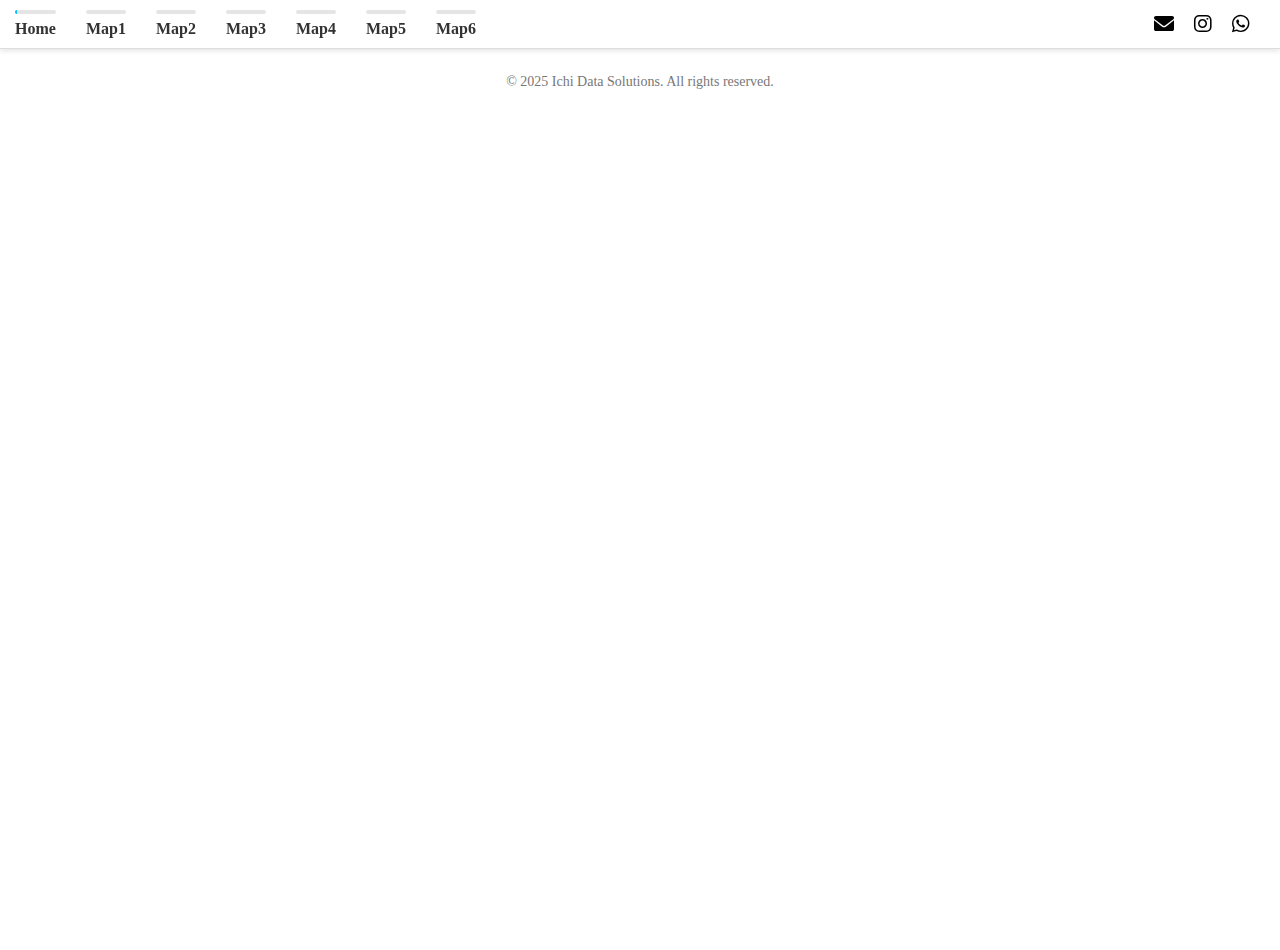
<file: auto_slide.html>
<!DOCTYPE html>
<html lang="en">
<head>
    <meta charset="UTF-8">
    <meta name="viewport" content="width=device-width, initial-scale=1.0">
    <title>Page with Individual Progress Bars</title>
    <link rel="stylesheet" href="https://cdnjs.cloudflare.com/ajax/libs/font-awesome/6.0.0-beta3/css/all.min.css">
    <link rel="stylesheet" href="custom.css"> <!-- Ensure custom.css is available if needed -->
    <style>
        /* Styles for the navigation bar */
        #navbar {
            position: fixed;
            top: 0;
            left: 0;
            width: 100%;
            background-color: white;
            border-bottom: 1px solid #ddd;
            z-index: 9999;
            display: flex;
            justify-content: center;
            padding: 10px 0;
            box-shadow: 0px 2px 5px rgba(0, 0, 0, 0.1);
        }

        .nav-item {
            margin: 0 15px;
            position: relative;
            display: flex;
            align-items: center;
        }

        .progress-container {
            position: absolute;
            top: 0;
            left: 0;
            width: 100%;
            height: 4px;
            background-color: rgba(0, 0, 0, 0.1);
            border-radius: 2px;
            overflow: hidden;
        }

        .progress-bar {
            height: 100%;
            background-color: #00bfff;
            width: 0%;
            transition: width 0.1s linear;
        }

        /* Styles for social media icons */
        .social-media {
            display: flex;
            align-items: center;
            margin-left: auto;
            margin-right: 20px;
        }

        .social-media a {
            color: #000;
            margin: 0 10px;
            font-size: 20px;
            text-decoration: none;
        }

        .social-media a:hover {
            color: #007bff;
        }

        /* Copyright footer styles */
        #footer {
            text-align: center;
            font-size: 14px;
            color: #777;
            margin-top: 50px;
            padding: 10px 0;
        }
    </style>
</head>
<body>

<div id="navbar">
    <div class="nav-item"><div class="progress-container"><div id="progress-home" class="progress-bar"></div></div><a href="Home.html" class="nav-link">Home</a></div>
    <div class="nav-item"><div class="progress-container"><div id="progress-map1" class="progress-bar"></div></div><a href="Map1.html" class="nav-link">Map1</a></div>
    <div class="nav-item"><div class="progress-container"><div id="progress-map2" class="progress-bar"></div></div><a href="Map2.html" class="nav-link">Map2</a></div>
    <div class="nav-item"><div class="progress-container"><div id="progress-map3" class="progress-bar"></div></div><a href="Map3.html" class="nav-link">Map3</a></div>
    <div class="nav-item"><div class="progress-container"><div id="progress-map4" class="progress-bar"></div></div><a href="Map4.html" class="nav-link">Map4</a></div>
    <div class="nav-item"><div class="progress-container"><div id="progress-map5" class="progress-bar"></div></div><a href="Map5.html" class="nav-link">Map5</a></div>
    <div class="nav-item"><div class="progress-container"><div id="progress-map6" class="progress-bar"></div></div><a href="Map6.html" class="nav-link">Map6</a></div>

    <!-- Social media icons -->
    <div class="social-media">
        <a href="mailto:ichidataanalysis@email.com" target="_blank" class="fas fa-envelope"></a>
        <a href="https://www.instagram.com/ichidatascience?igsh=Ym5kcW1qNTY4OGd0" target="_blank" class="fab fa-instagram"></a>
        <a href="https://chat.whatsapp.com/CuZzE2vs9bS3zjQrF4c1Jh" target="_blank" class="fab fa-whatsapp"></a>
    </div>
</div>

<!-- Copyright Footer -->
<div id="footer">
    <p>&copy; 2025 Ichi Data Solutions. All rights reserved.</p>
</div>

<script>
document.addEventListener('DOMContentLoaded', function() {
    const interval = 15000; // 15 seconds (updated time)
    const pages = [
        { id: 'progress-home', url: 'Home.html' },
        { id: 'progress-map1', url: 'Map1.html' },
        { id: 'progress-map2', url: 'Map2.html' },
        { id: 'progress-map3', url: 'Map3.html' },
        { id: 'progress-map4', url: 'Map4.html' },
        { id: 'progress-map5', url: 'Map5.html' },
        { id: 'progress-map6', url: 'Map6.html' }
    ];
    let currentIndex = pages.findIndex(page => window.location.pathname.includes(page.url));
    if (currentIndex === -1) currentIndex = 0;

    let elapsed = 0;
    let timer;
    let isPaused = false; // Flag to track the paused state
    const currentProgressBar = document.getElementById(pages[currentIndex].id);

    function updateProgress() {
        if (!isPaused) {
            if (elapsed >= interval) {
                currentIndex = (currentIndex + 1) % pages.length;
                window.location.href = pages[currentIndex].url;
            } else {
                elapsed += 100;
                if (currentProgressBar) {
                    currentProgressBar.style.width = (elapsed / interval) * 100 + '%';
                }
                timer = setTimeout(updateProgress, 100);
            }
        }
    }

    function togglePause() {
        isPaused = !isPaused; // Toggle the pause state
        if (!isPaused) {
            updateProgress(); // Resume the progress if not paused
        }
    }

    // Add click event listener to the progress bar
    if (currentProgressBar) {
        currentProgressBar.addEventListener('click', togglePause);
    }

    updateProgress();
});
</script>

</body>
</html>
</file>
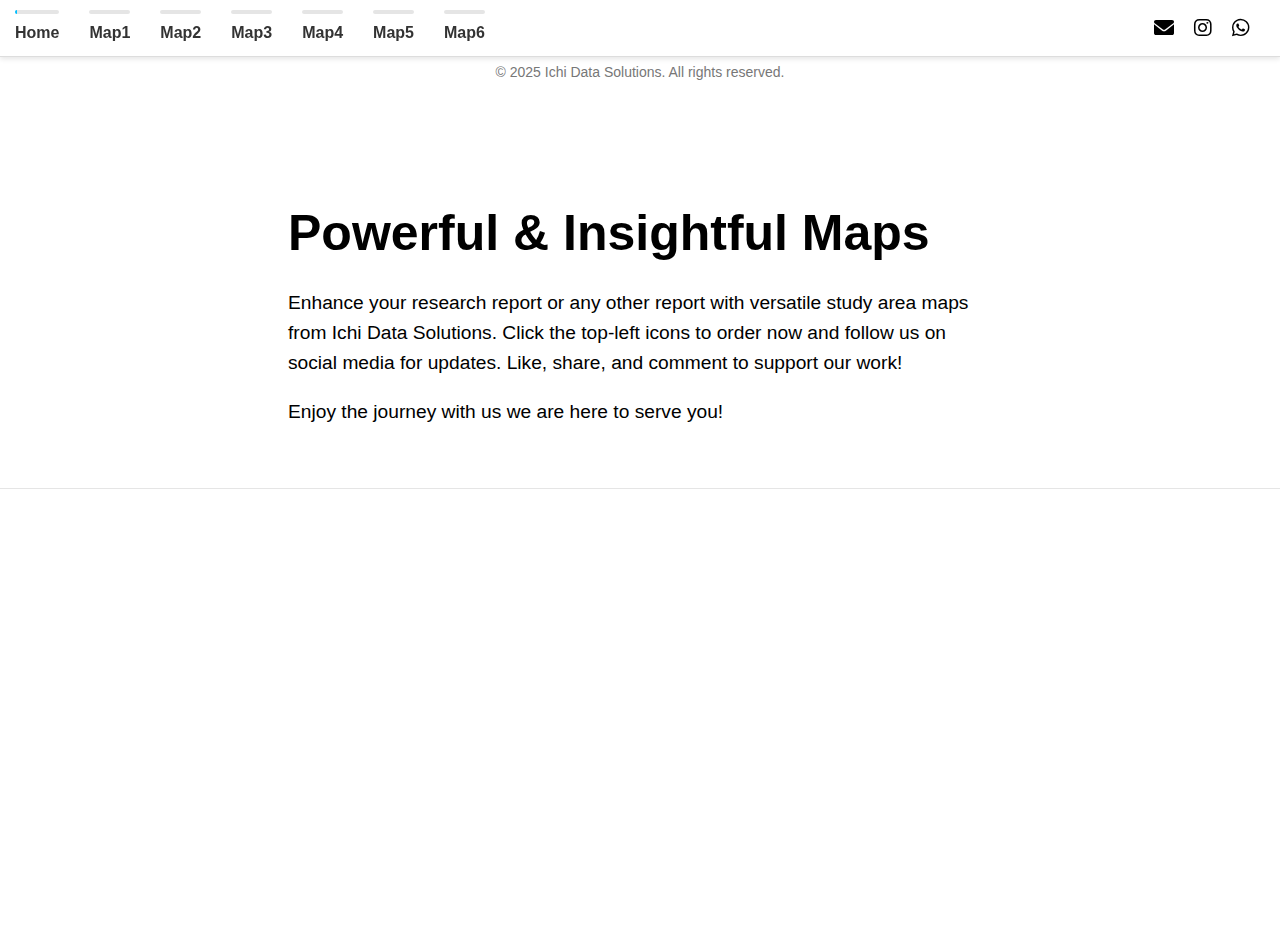
<file: docs/Home.html>
<!DOCTYPE html>

<html xmlns="http://www.w3.org/1999/xhtml" lang="" xml:lang="">

<head>
  <meta charset="utf-8"/>
  <meta name="viewport" content="width=device-width, initial-scale=1"/>
  <meta http-equiv="X-UA-Compatible" content="IE=Edge,chrome=1"/>
  <meta name="generator" content="distill" />

  <style type="text/css">
  /* Hide doc at startup (prevent jankiness while JS renders/transforms) */
  body {
    visibility: hidden;
  }
  </style>

 <!--radix_placeholder_import_source-->
 <!--/radix_placeholder_import_source-->

<style type="text/css">code{white-space: pre;}</style>
<style type="text/css" data-origin="pandoc">
pre > code.sourceCode { white-space: pre; position: relative; }
pre > code.sourceCode > span { line-height: 1.25; }
pre > code.sourceCode > span:empty { height: 1.2em; }
.sourceCode { overflow: visible; }
code.sourceCode > span { color: inherit; text-decoration: inherit; }
div.sourceCode { margin: 1em 0; }
pre.sourceCode { margin: 0; }
@media screen {
div.sourceCode { overflow: auto; }
}
@media print {
pre > code.sourceCode { white-space: pre-wrap; }
pre > code.sourceCode > span { display: inline-block; text-indent: -5em; padding-left: 5em; }
}
pre.numberSource code
  { counter-reset: source-line 0; }
pre.numberSource code > span
  { position: relative; left: -4em; counter-increment: source-line; }
pre.numberSource code > span > a:first-child::before
  { content: counter(source-line);
    position: relative; left: -1em; text-align: right; vertical-align: baseline;
    border: none; display: inline-block;
    -webkit-touch-callout: none; -webkit-user-select: none;
    -khtml-user-select: none; -moz-user-select: none;
    -ms-user-select: none; user-select: none;
    padding: 0 4px; width: 4em;
    color: #aaaaaa;
  }
pre.numberSource { margin-left: 3em; border-left: 1px solid #aaaaaa;  padding-left: 4px; }
div.sourceCode
  { color: #00769e; background-color: #f1f3f5; }
@media screen {
pre > code.sourceCode > span > a:first-child::before { text-decoration: underline; }
}
code span { color: #00769e; } /* Normal */
code span.al { color: #ad0000; } /* Alert */
code span.an { color: #5e5e5e; } /* Annotation */
code span.at { color: #657422; } /* Attribute */
code span.bn { color: #ad0000; } /* BaseN */
code span.bu { } /* BuiltIn */
code span.cf { color: #00769e; } /* ControlFlow */
code span.ch { color: #20794d; } /* Char */
code span.cn { color: #8f5902; } /* Constant */
code span.co { color: #5e5e5e; } /* Comment */
code span.cv { color: #5e5e5e; font-style: italic; } /* CommentVar */
code span.do { color: #5e5e5e; font-style: italic; } /* Documentation */
code span.dt { color: #ad0000; } /* DataType */
code span.dv { color: #ad0000; } /* DecVal */
code span.er { color: #ad0000; } /* Error */
code span.ex { } /* Extension */
code span.fl { color: #ad0000; } /* Float */
code span.fu { color: #4758ab; } /* Function */
code span.im { } /* Import */
code span.in { color: #5e5e5e; } /* Information */
code span.kw { color: #00769e; } /* Keyword */
code span.op { color: #5e5e5e; } /* Operator */
code span.ot { color: #00769e; } /* Other */
code span.pp { color: #ad0000; } /* Preprocessor */
code span.sc { color: #5e5e5e; } /* SpecialChar */
code span.ss { color: #20794d; } /* SpecialString */
code span.st { color: #20794d; } /* String */
code span.va { color: #111111; } /* Variable */
code span.vs { color: #20794d; } /* VerbatimString */
code span.wa { color: #5e5e5e; font-style: italic; } /* Warning */
</style>


  <!--radix_placeholder_meta_tags-->
  <title>Powerful &amp; Insightful Maps</title>

  <meta property="description" itemprop="description" content="Enhance your research report or any other report with versatile study area maps from Ichi Data Solutions.&#10;Click the top-left icons to order now and follow us on social media for updates.&#10;Like, share, and comment to support our work!&#10;&#10;Enjoy the journey with us we are here to serve you!"/>



  <!--  https://developers.facebook.com/docs/sharing/webmasters#markup -->
  <meta property="og:title" content="Powerful &amp; Insightful Maps"/>
  <meta property="og:type" content="article"/>
  <meta property="og:description" content="Enhance your research report or any other report with versatile study area maps from Ichi Data Solutions.&#10;Click the top-left icons to order now and follow us on social media for updates.&#10;Like, share, and comment to support our work!&#10;&#10;Enjoy the journey with us we are here to serve you!"/>
  <meta property="og:locale" content="en_US"/>
  <meta property="og:site_name" content="Powerful &amp; Insightful Maps"/>

  <!--  https://dev.twitter.com/cards/types/summary -->
  <meta property="twitter:card" content="summary"/>
  <meta property="twitter:title" content="Powerful &amp; Insightful Maps"/>
  <meta property="twitter:description" content="Enhance your research report or any other report with versatile study area maps from Ichi Data Solutions.&#10;Click the top-left icons to order now and follow us on social media for updates.&#10;Like, share, and comment to support our work!&#10;&#10;Enjoy the journey with us we are here to serve you!"/>

  <!--/radix_placeholder_meta_tags-->
  <!--radix_placeholder_rmarkdown_metadata-->

  <script type="text/json" id="radix-rmarkdown-metadata">
  {"type":"list","attributes":{"names":{"type":"character","attributes":{},"value":["title","description","output"]}},"value":[{"type":"character","attributes":{},"value":["Powerful & Insightful Maps"]},{"type":"character","attributes":{},"value":["Enhance your research report or any other report with versatile study area maps from Ichi Data Solutions.\nClick the top-left icons to order now and follow us on social media for updates.\nLike, share, and comment to support our work!\n\nEnjoy the journey with us we are here to serve you!\n"]},{"type":"list","attributes":{"names":{"type":"character","attributes":{},"value":["distill::distill_article"]}},"value":[{"type":"list","attributes":{"names":{"type":"character","attributes":{},"value":["self_contained","includes","css"]}},"value":[{"type":"logical","attributes":{},"value":[false]},{"type":"list","attributes":{"names":{"type":"character","attributes":{},"value":["in_header"]}},"value":[{"type":"character","attributes":{},"value":["auto_slide.html"]}]},{"type":"character","attributes":{},"value":["custom.css"]}]}]}]}
  </script>
  <!--/radix_placeholder_rmarkdown_metadata-->
  <!--radix_placeholder_navigation_in_header-->
  <meta name="distill:offset" content=""/>

  <script type="application/javascript">

    window.headroom_prevent_pin = false;

    window.document.addEventListener("DOMContentLoaded", function (event) {

      // initialize headroom for banner
      var header = $('header').get(0);
      var headerHeight = header.offsetHeight;
      var headroom = new Headroom(header, {
        tolerance: 5,
        onPin : function() {
          if (window.headroom_prevent_pin) {
            window.headroom_prevent_pin = false;
            headroom.unpin();
          }
        }
      });
      headroom.init();
      if(window.location.hash)
        headroom.unpin();
      $(header).addClass('headroom--transition');

      // offset scroll location for banner on hash change
      // (see: https://github.com/WickyNilliams/headroom.js/issues/38)
      window.addEventListener("hashchange", function(event) {
        window.scrollTo(0, window.pageYOffset - (headerHeight + 25));
      });

      // responsive menu
      $('.distill-site-header').each(function(i, val) {
        var topnav = $(this);
        var toggle = topnav.find('.nav-toggle');
        toggle.on('click', function() {
          topnav.toggleClass('responsive');
        });
      });

      // nav dropdowns
      $('.nav-dropbtn').click(function(e) {
        $(this).next('.nav-dropdown-content').toggleClass('nav-dropdown-active');
        $(this).parent().siblings('.nav-dropdown')
           .children('.nav-dropdown-content').removeClass('nav-dropdown-active');
      });
      $("body").click(function(e){
        $('.nav-dropdown-content').removeClass('nav-dropdown-active');
      });
      $(".nav-dropdown").click(function(e){
        e.stopPropagation();
      });
    });
  </script>

  <style type="text/css">

  /* Theme (user-documented overrideables for nav appearance) */

  .distill-site-nav {
    color: rgba(255, 255, 255, 0.8);
    background-color: #0F2E3D;
    font-size: 15px;
    font-weight: 300;
  }

  .distill-site-nav a {
    color: inherit;
    text-decoration: none;
  }

  .distill-site-nav a:hover {
    color: white;
  }

  @media print {
    .distill-site-nav {
      display: none;
    }
  }

  .distill-site-header {

  }

  .distill-site-footer {

  }


  /* Site Header */

  .distill-site-header {
    width: 100%;
    box-sizing: border-box;
    z-index: 3;
  }

  .distill-site-header .nav-left {
    display: inline-block;
    margin-left: 8px;
  }

  @media screen and (max-width: 768px) {
    .distill-site-header .nav-left {
      margin-left: 0;
    }
  }


  .distill-site-header .nav-right {
    float: right;
    margin-right: 8px;
  }

  .distill-site-header a,
  .distill-site-header .title {
    display: inline-block;
    text-align: center;
    padding: 14px 10px 14px 10px;
  }

  .distill-site-header .title {
    font-size: 18px;
    min-width: 150px;
  }

  .distill-site-header .logo {
    padding: 0;
  }

  .distill-site-header .logo img {
    display: none;
    max-height: 20px;
    width: auto;
    margin-bottom: -4px;
  }

  .distill-site-header .nav-image img {
    max-height: 18px;
    width: auto;
    display: inline-block;
    margin-bottom: -3px;
  }



  @media screen and (min-width: 1000px) {
    .distill-site-header .logo img {
      display: inline-block;
    }
    .distill-site-header .nav-left {
      margin-left: 20px;
    }
    .distill-site-header .nav-right {
      margin-right: 20px;
    }
    .distill-site-header .title {
      padding-left: 12px;
    }
  }


  .distill-site-header .nav-toggle {
    display: none;
  }

  .nav-dropdown {
    display: inline-block;
    position: relative;
  }

  .nav-dropdown .nav-dropbtn {
    border: none;
    outline: none;
    color: rgba(255, 255, 255, 0.8);
    padding: 16px 10px;
    background-color: transparent;
    font-family: inherit;
    font-size: inherit;
    font-weight: inherit;
    margin: 0;
    margin-top: 1px;
    z-index: 2;
  }

  .nav-dropdown-content {
    display: none;
    position: absolute;
    background-color: white;
    min-width: 200px;
    border: 1px solid rgba(0,0,0,0.15);
    border-radius: 4px;
    box-shadow: 0px 8px 16px 0px rgba(0,0,0,0.1);
    z-index: 1;
    margin-top: 2px;
    white-space: nowrap;
    padding-top: 4px;
    padding-bottom: 4px;
  }

  .nav-dropdown-content hr {
    margin-top: 4px;
    margin-bottom: 4px;
    border: none;
    border-bottom: 1px solid rgba(0, 0, 0, 0.1);
  }

  .nav-dropdown-active {
    display: block;
  }

  .nav-dropdown-content a, .nav-dropdown-content .nav-dropdown-header {
    color: black;
    padding: 6px 24px;
    text-decoration: none;
    display: block;
    text-align: left;
  }

  .nav-dropdown-content .nav-dropdown-header {
    display: block;
    padding: 5px 24px;
    padding-bottom: 0;
    text-transform: uppercase;
    font-size: 14px;
    color: #999999;
    white-space: nowrap;
  }

  .nav-dropdown:hover .nav-dropbtn {
    color: white;
  }

  .nav-dropdown-content a:hover {
    background-color: #ddd;
    color: black;
  }

  .nav-right .nav-dropdown-content {
    margin-left: -45%;
    right: 0;
  }

  @media screen and (max-width: 768px) {
    .distill-site-header a, .distill-site-header .nav-dropdown  {display: none;}
    .distill-site-header a.nav-toggle {
      float: right;
      display: block;
    }
    .distill-site-header .title {
      margin-left: 0;
    }
    .distill-site-header .nav-right {
      margin-right: 0;
    }
    .distill-site-header {
      overflow: hidden;
    }
    .nav-right .nav-dropdown-content {
      margin-left: 0;
    }
  }


  @media screen and (max-width: 768px) {
    .distill-site-header.responsive {position: relative; min-height: 500px; }
    .distill-site-header.responsive a.nav-toggle {
      position: absolute;
      right: 0;
      top: 0;
    }
    .distill-site-header.responsive a,
    .distill-site-header.responsive .nav-dropdown {
      display: block;
      text-align: left;
    }
    .distill-site-header.responsive .nav-left,
    .distill-site-header.responsive .nav-right {
      width: 100%;
    }
    .distill-site-header.responsive .nav-dropdown {float: none;}
    .distill-site-header.responsive .nav-dropdown-content {position: relative;}
    .distill-site-header.responsive .nav-dropdown .nav-dropbtn {
      display: block;
      width: 100%;
      text-align: left;
    }
  }

  /* Site Footer */

  .distill-site-footer {
    width: 100%;
    overflow: hidden;
    box-sizing: border-box;
    z-index: 3;
    margin-top: 30px;
    padding-top: 30px;
    padding-bottom: 30px;
    text-align: center;
  }

  /* Headroom */

  d-title {
    padding-top: 6rem;
  }

  @media print {
    d-title {
      padding-top: 4rem;
    }
  }

  .headroom {
    z-index: 1000;
    position: fixed;
    top: 0;
    left: 0;
    right: 0;
  }

  .headroom--transition {
    transition: all .4s ease-in-out;
  }

  .headroom--unpinned {
    top: -100px;
  }

  .headroom--pinned {
    top: 0;
  }

  /* adjust viewport for navbar height */
  /* helps vertically center bootstrap (non-distill) content */
  .min-vh-100 {
    min-height: calc(100vh - 100px) !important;
  }

  </style>

  <script src="site_libs/jquery-3.6.0/jquery-3.6.0.min.js"></script>
  <link href="site_libs/font-awesome-6.5.2/css/all.min.css" rel="stylesheet"/>
  <link href="site_libs/font-awesome-6.5.2/css/v4-shims.min.css" rel="stylesheet"/>
  <script src="site_libs/headroom-0.9.4/headroom.min.js"></script>
  <script src="site_libs/autocomplete-0.37.1/autocomplete.min.js"></script>
  <script src="site_libs/fuse-6.4.1/fuse.min.js"></script>

  <script type="application/javascript">

  function getMeta(metaName) {
    var metas = document.getElementsByTagName('meta');
    for (let i = 0; i < metas.length; i++) {
      if (metas[i].getAttribute('name') === metaName) {
        return metas[i].getAttribute('content');
      }
    }
    return '';
  }

  function offsetURL(url) {
    var offset = getMeta('distill:offset');
    return offset ? offset + '/' + url : url;
  }

  function createFuseIndex() {

    // create fuse index
    var options = {
      keys: [
        { name: 'title', weight: 20 },
        { name: 'categories', weight: 15 },
        { name: 'description', weight: 10 },
        { name: 'contents', weight: 5 },
      ],
      ignoreLocation: true,
      threshold: 0
    };
    var fuse = new window.Fuse([], options);

    // fetch the main search.json
    return fetch(offsetURL('search.json'))
      .then(function(response) {
        if (response.status == 200) {
          return response.json().then(function(json) {
            // index main articles
            json.articles.forEach(function(article) {
              fuse.add(article);
            });
            // download collections and index their articles
            return Promise.all(json.collections.map(function(collection) {
              return fetch(offsetURL(collection)).then(function(response) {
                if (response.status === 200) {
                  return response.json().then(function(articles) {
                    articles.forEach(function(article) {
                      fuse.add(article);
                    });
                  })
                } else {
                  return Promise.reject(
                    new Error('Unexpected status from search index request: ' +
                              response.status)
                  );
                }
              });
            })).then(function() {
              return fuse;
            });
          });

        } else {
          return Promise.reject(
            new Error('Unexpected status from search index request: ' +
                        response.status)
          );
        }
      });
  }

  window.document.addEventListener("DOMContentLoaded", function (event) {

    // get search element (bail if we don't have one)
    var searchEl = window.document.getElementById('distill-search');
    if (!searchEl)
      return;

    createFuseIndex()
      .then(function(fuse) {

        // make search box visible
        searchEl.classList.remove('hidden');

        // initialize autocomplete
        var options = {
          autoselect: true,
          hint: false,
          minLength: 2,
        };
        window.autocomplete(searchEl, options, [{
          source: function(query, callback) {
            const searchOptions = {
              isCaseSensitive: false,
              shouldSort: true,
              minMatchCharLength: 2,
              limit: 10,
            };
            var results = fuse.search(query, searchOptions);
            callback(results
              .map(function(result) { return result.item; })
            );
          },
          templates: {
            suggestion: function(suggestion) {
              var img = suggestion.preview && Object.keys(suggestion.preview).length > 0
                ? `<img src="${offsetURL(suggestion.preview)}"</img>`
                : '';
              var html = `
                <div class="search-item">
                  <h3>${suggestion.title}</h3>
                  <div class="search-item-description">
                    ${suggestion.description || ''}
                  </div>
                  <div class="search-item-preview">
                    ${img}
                  </div>
                </div>
              `;
              return html;
            }
          }
        }]).on('autocomplete:selected', function(event, suggestion) {
          window.location.href = offsetURL(suggestion.path);
        });
        // remove inline display style on autocompleter (we want to
        // manage responsive display via css)
        $('.algolia-autocomplete').css("display", "");
      })
      .catch(function(error) {
        console.log(error);
      });

  });

  </script>

  <style type="text/css">

  .nav-search {
    font-size: x-small;
  }

  /* Algolioa Autocomplete */

  .algolia-autocomplete {
    display: inline-block;
    margin-left: 10px;
    vertical-align: sub;
    background-color: white;
    color: black;
    padding: 6px;
    padding-top: 8px;
    padding-bottom: 0;
    border-radius: 6px;
    border: 1px #0F2E3D solid;
    width: 180px;
  }


  @media screen and (max-width: 768px) {
    .distill-site-nav .algolia-autocomplete {
      display: none;
      visibility: hidden;
    }
    .distill-site-nav.responsive .algolia-autocomplete {
      display: inline-block;
      visibility: visible;
    }
    .distill-site-nav.responsive .algolia-autocomplete .aa-dropdown-menu {
      margin-left: 0;
      width: 400px;
      max-height: 400px;
    }
  }

  .algolia-autocomplete .aa-input, .algolia-autocomplete .aa-hint {
    width: 90%;
    outline: none;
    border: none;
  }

  .algolia-autocomplete .aa-hint {
    color: #999;
  }
  .algolia-autocomplete .aa-dropdown-menu {
    width: 550px;
    max-height: 70vh;
    overflow-x: visible;
    overflow-y: scroll;
    padding: 5px;
    margin-top: 3px;
    margin-left: -150px;
    background-color: #fff;
    border-radius: 5px;
    border: 1px solid #999;
    border-top: none;
  }

  .algolia-autocomplete .aa-dropdown-menu .aa-suggestion {
    cursor: pointer;
    padding: 5px 4px;
    border-bottom: 1px solid #eee;
  }

  .algolia-autocomplete .aa-dropdown-menu .aa-suggestion:last-of-type {
    border-bottom: none;
    margin-bottom: 2px;
  }

  .algolia-autocomplete .aa-dropdown-menu .aa-suggestion .search-item {
    overflow: hidden;
    font-size: 0.8em;
    line-height: 1.4em;
  }

  .algolia-autocomplete .aa-dropdown-menu .aa-suggestion .search-item h3 {
    font-size: 1rem;
    margin-block-start: 0;
    margin-block-end: 5px;
  }

  .algolia-autocomplete .aa-dropdown-menu .aa-suggestion .search-item-description {
    display: inline-block;
    overflow: hidden;
    height: 2.8em;
    width: 80%;
    margin-right: 4%;
  }

  .algolia-autocomplete .aa-dropdown-menu .aa-suggestion .search-item-preview {
    display: inline-block;
    width: 15%;
  }

  .algolia-autocomplete .aa-dropdown-menu .aa-suggestion .search-item-preview img {
    height: 3em;
    width: auto;
    display: none;
  }

  .algolia-autocomplete .aa-dropdown-menu .aa-suggestion .search-item-preview img[src] {
    display: initial;
  }

  .algolia-autocomplete .aa-dropdown-menu .aa-suggestion.aa-cursor {
    background-color: #eee;
  }
  .algolia-autocomplete .aa-dropdown-menu .aa-suggestion em {
    font-weight: bold;
    font-style: normal;
  }

  </style>


  <!--/radix_placeholder_navigation_in_header-->
  <!--radix_placeholder_distill-->

  <style type="text/css">

  body {
    background-color: white;
  }

  .pandoc-table {
    width: 100%;
  }

  .pandoc-table>caption {
    margin-bottom: 10px;
  }

  .pandoc-table th:not([align]) {
    text-align: left;
  }

  .pagedtable-footer {
    font-size: 15px;
  }

  d-byline .byline {
    grid-template-columns: 2fr 2fr;
  }

  d-byline .byline h3 {
    margin-block-start: 1.5em;
  }

  d-byline .byline .authors-affiliations h3 {
    margin-block-start: 0.5em;
  }

  .authors-affiliations .orcid-id {
    width: 16px;
    height:16px;
    margin-left: 4px;
    margin-right: 4px;
    vertical-align: middle;
    padding-bottom: 2px;
  }

  d-title .dt-tags {
    margin-top: 1em;
    grid-column: text;
  }

  .dt-tags .dt-tag {
    text-decoration: none;
    display: inline-block;
    color: rgba(0,0,0,0.6);
    padding: 0em 0.4em;
    margin-right: 0.5em;
    margin-bottom: 0.4em;
    font-size: 70%;
    border: 1px solid rgba(0,0,0,0.2);
    border-radius: 3px;
    text-transform: uppercase;
    font-weight: 500;
  }

  d-article table.gt_table td,
  d-article table.gt_table th {
    border-bottom: none;
    font-size: 100%;
  }

  .html-widget {
    margin-bottom: 2.0em;
  }

  .l-screen-inset {
    padding-right: 16px;
  }

  .l-screen .caption {
    margin-left: 10px;
  }

  .shaded {
    background: rgb(247, 247, 247);
    padding-top: 20px;
    padding-bottom: 20px;
    border-top: 1px solid rgba(0, 0, 0, 0.1);
    border-bottom: 1px solid rgba(0, 0, 0, 0.1);
  }

  .shaded .html-widget {
    margin-bottom: 0;
    border: 1px solid rgba(0, 0, 0, 0.1);
  }

  .shaded .shaded-content {
    background: white;
  }

  .text-output {
    margin-top: 0;
    line-height: 1.5em;
  }

  .hidden {
    display: none !important;
  }

  hr.section-separator {
    border: none;
    border-top: 1px solid rgba(0, 0, 0, 0.1);
    margin: 0px;
  }


  d-byline {
    border-top: none;
  }

  d-article {
    padding-top: 2.5rem;
    padding-bottom: 30px;
    border-top: none;
  }

  d-appendix {
    padding-top: 30px;
  }

  d-article>p>img {
    width: 100%;
  }

  d-article h2 {
    margin: 1rem 0 1.5rem 0;
  }

  d-article h3 {
    margin-top: 1.5rem;
  }

  d-article iframe {
    border: 1px solid rgba(0, 0, 0, 0.1);
    margin-bottom: 2.0em;
    width: 100%;
  }

  /* Tweak code blocks */

  d-article div.sourceCode code,
  d-article pre code {
    font-family: Consolas, Monaco, 'Andale Mono', 'Ubuntu Mono', monospace;
  }

  d-article pre,
  d-article div.sourceCode,
  d-article div.sourceCode pre {
    overflow: auto;
  }

  d-article div.sourceCode {
    background-color: white;
  }

  d-article div.sourceCode pre {
    padding-left: 10px;
    font-size: 12px;
    border-left: 2px solid rgba(0,0,0,0.1);
  }

  d-article pre {
    font-size: 12px;
    color: black;
    background: none;
    margin-top: 0;
    text-align: left;
    white-space: pre;
    word-spacing: normal;
    word-break: normal;
    word-wrap: normal;
    line-height: 1.5;

    -moz-tab-size: 4;
    -o-tab-size: 4;
    tab-size: 4;

    -webkit-hyphens: none;
    -moz-hyphens: none;
    -ms-hyphens: none;
    hyphens: none;
  }

  d-article pre a {
    border-bottom: none;
  }

  d-article pre a:hover {
    border-bottom: none;
    text-decoration: underline;
  }

  d-article details {
    grid-column: text;
    margin-bottom: 0.8em;
  }

  @media(min-width: 768px) {

  d-article pre,
  d-article div.sourceCode,
  d-article div.sourceCode pre {
    overflow: visible !important;
  }

  d-article div.sourceCode pre {
    padding-left: 18px;
    font-size: 14px;
  }

  /* tweak for Pandoc numbered line within distill */
  d-article pre.numberSource code > span {
      left: -2em;
  }

  d-article pre {
    font-size: 14px;
  }

  }

  figure img.external {
    background: white;
    border: 1px solid rgba(0, 0, 0, 0.1);
    box-shadow: 0 1px 8px rgba(0, 0, 0, 0.1);
    padding: 18px;
    box-sizing: border-box;
  }

  /* CSS for d-contents */

  .d-contents {
    grid-column: text;
    color: rgba(0,0,0,0.8);
    font-size: 0.9em;
    padding-bottom: 1em;
    margin-bottom: 1em;
    padding-bottom: 0.5em;
    margin-bottom: 1em;
    padding-left: 0.25em;
    justify-self: start;
  }

  @media(min-width: 1000px) {
    .d-contents.d-contents-float {
      height: 0;
      grid-column-start: 1;
      grid-column-end: 4;
      justify-self: center;
      padding-right: 3em;
      padding-left: 2em;
    }
  }

  .d-contents nav h3 {
    font-size: 18px;
    margin-top: 0;
    margin-bottom: 1em;
  }

  .d-contents li {
    list-style-type: none
  }

  .d-contents nav > ul {
    padding-left: 0;
  }

  .d-contents ul {
    padding-left: 1em
  }

  .d-contents nav ul li {
    margin-top: 0.6em;
    margin-bottom: 0.2em;
  }

  .d-contents nav a {
    font-size: 13px;
    border-bottom: none;
    text-decoration: none
    color: rgba(0, 0, 0, 0.8);
  }

  .d-contents nav a:hover {
    text-decoration: underline solid rgba(0, 0, 0, 0.6)
  }

  .d-contents nav > ul > li > a {
    font-weight: 600;
  }

  .d-contents nav > ul > li > ul {
    font-weight: inherit;
  }

  .d-contents nav > ul > li > ul > li {
    margin-top: 0.2em;
  }


  .d-contents nav ul {
    margin-top: 0;
    margin-bottom: 0.25em;
  }

  .d-article-with-toc h2:nth-child(2) {
    margin-top: 0;
  }


  /* Figure */

  .figure {
    position: relative;
    margin-bottom: 2.5em;
    margin-top: 1.5em;
  }

  .figure .caption {
    color: rgba(0, 0, 0, 0.6);
    font-size: 12px;
    line-height: 1.5em;
  }

  .figure img.external {
    background: white;
    border: 1px solid rgba(0, 0, 0, 0.1);
    box-shadow: 0 1px 8px rgba(0, 0, 0, 0.1);
    padding: 18px;
    box-sizing: border-box;
  }

  .figure .caption a {
    color: rgba(0, 0, 0, 0.6);
  }

  .figure .caption b,
  .figure .caption strong, {
    font-weight: 600;
    color: rgba(0, 0, 0, 1.0);
  }

  /* Citations */

  d-article .citation {
    color: inherit;
    cursor: inherit;
  }

  div.hanging-indent{
    margin-left: 1em; text-indent: -1em;
  }

  /* Citation hover box */

  .tippy-box[data-theme~=light-border] {
    background-color: rgba(250, 250, 250, 0.95);
  }

  .tippy-content > p {
    margin-bottom: 0;
    padding: 2px;
  }


  /* Tweak 1000px media break to show more text */

  @media(min-width: 1000px) {
    .base-grid,
    distill-header,
    d-title,
    d-abstract,
    d-article,
    d-appendix,
    distill-appendix,
    d-byline,
    d-footnote-list,
    d-citation-list,
    distill-footer {
      grid-template-columns: [screen-start] 1fr [page-start kicker-start] 80px [middle-start] 50px [text-start kicker-end] 65px 65px 65px 65px 65px 65px 65px 65px [text-end gutter-start] 65px [middle-end] 65px [page-end gutter-end] 1fr [screen-end];
      grid-column-gap: 16px;
    }

    .grid {
      grid-column-gap: 16px;
    }

    d-article {
      font-size: 1.06rem;
      line-height: 1.7em;
    }
    figure .caption, .figure .caption, figure figcaption {
      font-size: 13px;
    }
  }

  @media(min-width: 1180px) {
    .base-grid,
    distill-header,
    d-title,
    d-abstract,
    d-article,
    d-appendix,
    distill-appendix,
    d-byline,
    d-footnote-list,
    d-citation-list,
    distill-footer {
      grid-template-columns: [screen-start] 1fr [page-start kicker-start] 60px [middle-start] 60px [text-start kicker-end] 60px 60px 60px 60px 60px 60px 60px 60px [text-end gutter-start] 60px [middle-end] 60px [page-end gutter-end] 1fr [screen-end];
      grid-column-gap: 32px;
    }

    .grid {
      grid-column-gap: 32px;
    }
  }


  /* Get the citation styles for the appendix (not auto-injected on render since
     we do our own rendering of the citation appendix) */

  d-appendix .citation-appendix,
  .d-appendix .citation-appendix {
    font-size: 11px;
    line-height: 15px;
    border-left: 1px solid rgba(0, 0, 0, 0.1);
    padding-left: 18px;
    border: 1px solid rgba(0,0,0,0.1);
    background: rgba(0, 0, 0, 0.02);
    padding: 10px 18px;
    border-radius: 3px;
    color: rgba(150, 150, 150, 1);
    overflow: hidden;
    margin-top: -12px;
    white-space: pre-wrap;
    word-wrap: break-word;
  }

  /* Include appendix styles here so they can be overridden */

  d-appendix {
    contain: layout style;
    font-size: 0.8em;
    line-height: 1.7em;
    margin-top: 60px;
    margin-bottom: 0;
    border-top: 1px solid rgba(0, 0, 0, 0.1);
    color: rgba(0,0,0,0.5);
    padding-top: 60px;
    padding-bottom: 48px;
  }

  d-appendix h3 {
    grid-column: page-start / text-start;
    font-size: 15px;
    font-weight: 500;
    margin-top: 1em;
    margin-bottom: 0;
    color: rgba(0,0,0,0.65);
  }

  d-appendix h3 + * {
    margin-top: 1em;
  }

  d-appendix ol {
    padding: 0 0 0 15px;
  }

  @media (min-width: 768px) {
    d-appendix ol {
      padding: 0 0 0 30px;
      margin-left: -30px;
    }
  }

  d-appendix li {
    margin-bottom: 1em;
  }

  d-appendix a {
    color: rgba(0, 0, 0, 0.6);
  }

  d-appendix > * {
    grid-column: text;
  }

  d-appendix > d-footnote-list,
  d-appendix > d-citation-list,
  d-appendix > distill-appendix {
    grid-column: screen;
  }

  /* Include footnote styles here so they can be overridden */

  d-footnote-list {
    contain: layout style;
  }

  d-footnote-list > * {
    grid-column: text;
  }

  d-footnote-list a.footnote-backlink {
    color: rgba(0,0,0,0.3);
    padding-left: 0.5em;
  }



  /* Anchor.js */

  .anchorjs-link {
    /*transition: all .25s linear; */
    text-decoration: none;
    border-bottom: none;
  }
  *:hover > .anchorjs-link {
    margin-left: -1.125em !important;
    text-decoration: none;
    border-bottom: none;
  }

  /* Social footer */

  .social_footer {
    margin-top: 30px;
    margin-bottom: 0;
    color: rgba(0,0,0,0.67);
  }

  .disqus-comments {
    margin-right: 30px;
  }

  .disqus-comment-count {
    border-bottom: 1px solid rgba(0, 0, 0, 0.4);
    cursor: pointer;
  }

  #disqus_thread {
    margin-top: 30px;
  }

  .article-sharing a {
    border-bottom: none;
    margin-right: 8px;
  }

  .article-sharing a:hover {
    border-bottom: none;
  }

  .sidebar-section.subscribe {
    font-size: 12px;
    line-height: 1.6em;
  }

  .subscribe p {
    margin-bottom: 0.5em;
  }


  .article-footer .subscribe {
    font-size: 15px;
    margin-top: 45px;
  }


  .sidebar-section.custom {
    font-size: 12px;
    line-height: 1.6em;
  }

  .custom p {
    margin-bottom: 0.5em;
  }

  /* Styles for listing layout (hide title) */
  .layout-listing d-title, .layout-listing .d-title {
    display: none;
  }

  /* Styles for posts lists (not auto-injected) */


  .posts-with-sidebar {
    padding-left: 45px;
    padding-right: 45px;
  }

  .posts-list .description h2,
  .posts-list .description p {
    font-family: -apple-system, BlinkMacSystemFont, "Segoe UI", Roboto, Oxygen, Ubuntu, Cantarell, "Fira Sans", "Droid Sans", "Helvetica Neue", Arial, sans-serif;
  }

  .posts-list .description h2 {
    font-weight: 700;
    border-bottom: none;
    padding-bottom: 0;
  }

  .posts-list h2.post-tag {
    border-bottom: 1px solid rgba(0, 0, 0, 0.2);
    padding-bottom: 12px;
  }
  .posts-list {
    margin-top: 60px;
    margin-bottom: 24px;
  }

  .posts-list .post-preview {
    text-decoration: none;
    overflow: hidden;
    display: block;
    border-bottom: 1px solid rgba(0, 0, 0, 0.1);
    padding: 24px 0;
  }

  .post-preview-last {
    border-bottom: none !important;
  }

  .posts-list .posts-list-caption {
    grid-column: screen;
    font-weight: 400;
  }

  .posts-list .post-preview h2 {
    margin: 0 0 6px 0;
    line-height: 1.2em;
    font-style: normal;
    font-size: 24px;
  }

  .posts-list .post-preview p {
    margin: 0 0 12px 0;
    line-height: 1.4em;
    font-size: 16px;
  }

  .posts-list .post-preview .thumbnail {
    box-sizing: border-box;
    margin-bottom: 24px;
    position: relative;
    max-width: 500px;
  }
  .posts-list .post-preview img {
    width: 100%;
    display: block;
  }

  .posts-list .metadata {
    font-size: 12px;
    line-height: 1.4em;
    margin-bottom: 18px;
  }

  .posts-list .metadata > * {
    display: inline-block;
  }

  .posts-list .metadata .publishedDate {
    margin-right: 2em;
  }

  .posts-list .metadata .dt-authors {
    display: block;
    margin-top: 0.3em;
    margin-right: 2em;
  }

  .posts-list .dt-tags {
    display: block;
    line-height: 1em;
  }

  .posts-list .dt-tags .dt-tag {
    display: inline-block;
    color: rgba(0,0,0,0.6);
    padding: 0.3em 0.4em;
    margin-right: 0.2em;
    margin-bottom: 0.4em;
    font-size: 60%;
    border: 1px solid rgba(0,0,0,0.2);
    border-radius: 3px;
    text-transform: uppercase;
    font-weight: 500;
  }

  .posts-list img {
    opacity: 1;
  }

  .posts-list img[data-src] {
    opacity: 0;
  }

  .posts-more {
    clear: both;
  }


  .posts-sidebar {
    font-size: 16px;
  }

  .posts-sidebar h3 {
    font-size: 16px;
    margin-top: 0;
    margin-bottom: 0.5em;
    font-weight: 400;
    text-transform: uppercase;
  }

  .sidebar-section {
    margin-bottom: 30px;
  }

  .categories ul {
    list-style-type: none;
    margin: 0;
    padding: 0;
  }

  .categories li {
    color: rgba(0, 0, 0, 0.8);
    margin-bottom: 0;
  }

  .categories li>a {
    border-bottom: none;
  }

  .categories li>a:hover {
    border-bottom: 1px solid rgba(0, 0, 0, 0.4);
  }

  .categories .active {
    font-weight: 600;
  }

  .categories .category-count {
    color: rgba(0, 0, 0, 0.4);
  }


  @media(min-width: 768px) {
    .posts-list .post-preview h2 {
      font-size: 26px;
    }
    .posts-list .post-preview .thumbnail {
      float: right;
      width: 30%;
      margin-bottom: 0;
    }
    .posts-list .post-preview .description {
      float: left;
      width: 45%;
    }
    .posts-list .post-preview .metadata {
      float: left;
      width: 20%;
      margin-top: 8px;
    }
    .posts-list .post-preview p {
      margin: 0 0 12px 0;
      line-height: 1.5em;
      font-size: 16px;
    }
    .posts-with-sidebar .posts-list {
      float: left;
      width: 75%;
    }
    .posts-with-sidebar .posts-sidebar {
      float: right;
      width: 20%;
      margin-top: 60px;
      padding-top: 24px;
      padding-bottom: 24px;
    }
  }


  /* Improve display for browsers without grid (IE/Edge <= 15) */

  .downlevel {
    line-height: 1.6em;
    font-family: -apple-system, BlinkMacSystemFont, "Segoe UI", Roboto, Oxygen, Ubuntu, Cantarell, "Fira Sans", "Droid Sans", "Helvetica Neue", Arial, sans-serif;
    margin: 0;
  }

  .downlevel .d-title {
    padding-top: 6rem;
    padding-bottom: 1.5rem;
  }

  .downlevel .d-title h1 {
    font-size: 50px;
    font-weight: 700;
    line-height: 1.1em;
    margin: 0 0 0.5rem;
  }

  .downlevel .d-title p {
    font-weight: 300;
    font-size: 1.2rem;
    line-height: 1.55em;
    margin-top: 0;
  }

  .downlevel .d-byline {
    padding-top: 0.8em;
    padding-bottom: 0.8em;
    font-size: 0.8rem;
    line-height: 1.8em;
  }

  .downlevel .section-separator {
    border: none;
    border-top: 1px solid rgba(0, 0, 0, 0.1);
  }

  .downlevel .d-article {
    font-size: 1.06rem;
    line-height: 1.7em;
    padding-top: 1rem;
    padding-bottom: 2rem;
  }


  .downlevel .d-appendix {
    padding-left: 0;
    padding-right: 0;
    max-width: none;
    font-size: 0.8em;
    line-height: 1.7em;
    margin-bottom: 0;
    color: rgba(0,0,0,0.5);
    padding-top: 40px;
    padding-bottom: 48px;
  }

  .downlevel .footnotes ol {
    padding-left: 13px;
  }

  .downlevel .base-grid,
  .downlevel .distill-header,
  .downlevel .d-title,
  .downlevel .d-abstract,
  .downlevel .d-article,
  .downlevel .d-appendix,
  .downlevel .distill-appendix,
  .downlevel .d-byline,
  .downlevel .d-footnote-list,
  .downlevel .d-citation-list,
  .downlevel .distill-footer,
  .downlevel .appendix-bottom,
  .downlevel .posts-container {
    padding-left: 40px;
    padding-right: 40px;
  }

  @media(min-width: 768px) {
    .downlevel .base-grid,
    .downlevel .distill-header,
    .downlevel .d-title,
    .downlevel .d-abstract,
    .downlevel .d-article,
    .downlevel .d-appendix,
    .downlevel .distill-appendix,
    .downlevel .d-byline,
    .downlevel .d-footnote-list,
    .downlevel .d-citation-list,
    .downlevel .distill-footer,
    .downlevel .appendix-bottom,
    .downlevel .posts-container {
    padding-left: 150px;
    padding-right: 150px;
    max-width: 900px;
  }
  }

  .downlevel pre code {
    display: block;
    border-left: 2px solid rgba(0, 0, 0, .1);
    padding: 0 0 0 20px;
    font-size: 14px;
  }

  .downlevel code, .downlevel pre {
    color: black;
    background: none;
    font-family: Consolas, Monaco, 'Andale Mono', 'Ubuntu Mono', monospace;
    text-align: left;
    white-space: pre;
    word-spacing: normal;
    word-break: normal;
    word-wrap: normal;
    line-height: 1.5;

    -moz-tab-size: 4;
    -o-tab-size: 4;
    tab-size: 4;

    -webkit-hyphens: none;
    -moz-hyphens: none;
    -ms-hyphens: none;
    hyphens: none;
  }

  .downlevel .posts-list .post-preview {
    color: inherit;
  }



  </style>

  <script type="application/javascript">

  function is_downlevel_browser() {
    if (bowser.isUnsupportedBrowser({ msie: "12", msedge: "16"},
                                   window.navigator.userAgent)) {
      return true;
    } else {
      return window.load_distill_framework === undefined;
    }
  }

  // show body when load is complete
  function on_load_complete() {

    // add anchors
    if (window.anchors) {
      window.anchors.options.placement = 'left';
      window.anchors.add('d-article > h2, d-article > h3, d-article > h4, d-article > h5');
    }


    // set body to visible
    document.body.style.visibility = 'visible';

    // force redraw for leaflet widgets
    if (window.HTMLWidgets) {
      var maps = window.HTMLWidgets.findAll(".leaflet");
      $.each(maps, function(i, el) {
        var map = this.getMap();
        map.invalidateSize();
        map.eachLayer(function(layer) {
          if (layer instanceof L.TileLayer)
            layer.redraw();
        });
      });
    }

    // trigger 'shown' so htmlwidgets resize
    $('d-article').trigger('shown');
  }

  function init_distill() {

    init_common();

    // create front matter
    var front_matter = $('<d-front-matter></d-front-matter>');
    $('#distill-front-matter').wrap(front_matter);

    // create d-title
    $('.d-title').changeElementType('d-title');

    // separator
    var separator = '<hr class="section-separator" style="clear: both"/>';
    // prepend separator above appendix
    $('.d-byline').before(separator);
    $('.d-article').before(separator);

    // create d-byline
    var byline = $('<d-byline></d-byline>');
    $('.d-byline').replaceWith(byline);

    // create d-article
    var article = $('<d-article></d-article>');
    $('.d-article').wrap(article).children().unwrap();

    // move posts container into article
    $('.posts-container').appendTo($('d-article'));

    // create d-appendix
    $('.d-appendix').changeElementType('d-appendix');

    // flag indicating that we have appendix items
    var appendix = $('.appendix-bottom').children('h3').length > 0;

    // replace footnotes with <d-footnote>
    $('.footnote-ref').each(function(i, val) {
      appendix = true;
      var href = $(this).attr('href');
      var id = href.replace('#', '');
      var fn = $('#' + id);
      var fn_p = $('#' + id + '>p');
      fn_p.find('.footnote-back').remove();
      var text = fn_p.html();
      var dtfn = $('<d-footnote></d-footnote>');
      dtfn.html(text);
      $(this).replaceWith(dtfn);
    });
    // remove footnotes
    $('.footnotes').remove();

    // move refs into #references-listing
    $('#references-listing').replaceWith($('#refs'));

    $('h1.appendix, h2.appendix').each(function(i, val) {
      $(this).changeElementType('h3');
    });
    $('h3.appendix').each(function(i, val) {
      var id = $(this).attr('id');
      $('.d-contents a[href="#' + id + '"]').parent().remove();
      appendix = true;
      $(this).nextUntil($('h1, h2, h3')).addBack().appendTo($('d-appendix'));
    });

    // show d-appendix if we have appendix content
    $("d-appendix").css('display', appendix ? 'grid' : 'none');

    // localize layout chunks to just output
    $('.layout-chunk').each(function(i, val) {

      // capture layout
      var layout = $(this).attr('data-layout');

      // apply layout to markdown level block elements
      var elements = $(this).children().not('details, div.sourceCode, pre, script');
      elements.each(function(i, el) {
        var layout_div = $('<div class="' + layout + '"></div>');
        if (layout_div.hasClass('shaded')) {
          var shaded_content = $('<div class="shaded-content"></div>');
          $(this).wrap(shaded_content);
          $(this).parent().wrap(layout_div);
        } else {
          $(this).wrap(layout_div);
        }
      });


      // unwrap the layout-chunk div
      $(this).children().unwrap();
    });

    // remove code block used to force  highlighting css
    $('.distill-force-highlighting-css').parent().remove();

    // remove empty line numbers inserted by pandoc when using a
    // custom syntax highlighting theme, except when numbering line
    // in code chunk
    $('pre:not(.numberLines) code.sourceCode a:empty').remove();

    // load distill framework
    load_distill_framework();

    // wait for window.distillRunlevel == 4 to do post processing
    function distill_post_process() {

      if (!window.distillRunlevel || window.distillRunlevel < 4)
        return;

      // hide author/affiliations entirely if we have no authors
      var front_matter = JSON.parse($("#distill-front-matter").html());
      var have_authors = front_matter.authors && front_matter.authors.length > 0;
      if (!have_authors)
        $('d-byline').addClass('hidden');

      // article with toc class
      $('.d-contents').parent().addClass('d-article-with-toc');

      // strip links that point to #
      $('.authors-affiliations').find('a[href="#"]').removeAttr('href');

      // add orcid ids
      $('.authors-affiliations').find('.author').each(function(i, el) {
        var orcid_id = front_matter.authors[i].orcidID;
        var author_name = front_matter.authors[i].author
        if (orcid_id) {
          var a = $('<a></a>');
          a.attr('href', 'https://orcid.org/' + orcid_id);
          var img = $('<img></img>');
          img.addClass('orcid-id');
          img.attr('alt', author_name ? 'ORCID ID for ' + author_name : 'ORCID ID');
          img.attr('src','[data-uri]');
          a.append(img);
          $(this).append(a);
        }
      });

      // hide elements of author/affiliations grid that have no value
      function hide_byline_column(caption) {
        $('d-byline').find('h3:contains("' + caption + '")').parent().css('visibility', 'hidden');
      }

      // affiliations
      var have_affiliations = false;
      for (var i = 0; i<front_matter.authors.length; ++i) {
        var author = front_matter.authors[i];
        if (author.affiliation !== "&nbsp;") {
          have_affiliations = true;
          break;
        }
      }
      if (!have_affiliations)
        $('d-byline').find('h3:contains("Affiliations")').css('visibility', 'hidden');

      // published date
      if (!front_matter.publishedDate)
        hide_byline_column("Published");

      // document object identifier
      var doi = $('d-byline').find('h3:contains("DOI")');
      var doi_p = doi.next().empty();
      if (!front_matter.doi) {
        // if we have a citation and valid citationText then link to that
        if ($('#citation').length > 0 && front_matter.citationText) {
          doi.html('Citation');
          $('<a href="#citation"></a>')
            .text(front_matter.citationText)
            .appendTo(doi_p);
        } else {
          hide_byline_column("DOI");
        }
      } else {
        $('<a></a>')
           .attr('href', "https://doi.org/" + front_matter.doi)
           .html(front_matter.doi)
           .appendTo(doi_p);
      }

       // change plural form of authors/affiliations
      if (front_matter.authors.length === 1) {
        var grid = $('.authors-affiliations');
        grid.children('h3:contains("Authors")').text('Author');
        grid.children('h3:contains("Affiliations")').text('Affiliation');
      }

      // remove d-appendix and d-footnote-list local styles
      $('d-appendix > style:first-child').remove();
      $('d-footnote-list > style:first-child').remove();

      // move appendix-bottom entries to the bottom
      $('.appendix-bottom').appendTo('d-appendix').children().unwrap();
      $('.appendix-bottom').remove();

      // hoverable references
      $('span.citation[data-cites]').each(function() {
        const citeChild = $(this).children()[0]
        // Do not process if @xyz has been used without escaping and without bibliography activated
        // https://github.com/rstudio/distill/issues/466
        if (citeChild === undefined) return true

        if (citeChild.nodeName == "D-FOOTNOTE") {
          var fn = citeChild
          $(this).html(fn.shadowRoot.querySelector("sup"))
          $(this).id = fn.id
          fn.remove()
        }
        var refs = $(this).attr('data-cites').split(" ");
        var refHtml = refs.map(function(ref) {
          // Could use CSS.escape too here, we insure backward compatibility in navigator
          return "<p>" + $('div[id="ref-' + ref + '"]').html() + "</p>";
        }).join("\n");
        window.tippy(this, {
          allowHTML: true,
          content: refHtml,
          maxWidth: 500,
          interactive: true,
          interactiveBorder: 10,
          theme: 'light-border',
          placement: 'bottom-start'
        });
      });

      // fix footnotes in tables (#411)
      // replacing broken distill.pub feature
      $('table d-footnote').each(function() {
        // we replace internal showAtNode methode which is triggered when hovering a footnote
        this.hoverBox.showAtNode = function(node) {
          // ported from https://github.com/distillpub/template/pull/105/files
          calcOffset = function(elem) {
              let x = elem.offsetLeft;
              let y = elem.offsetTop;
              // Traverse upwards until an `absolute` element is found or `elem`
              // becomes null.
              while (elem = elem.offsetParent && elem.style.position != 'absolute') {
                  x += elem.offsetLeft;
                  y += elem.offsetTop;
              }

              return { left: x, top: y };
          }
          // https://developer.mozilla.org/en-US/docs/Web/API/HTMLElement/offsetTop
          const bbox = node.getBoundingClientRect();
          const offset = calcOffset(node);
          this.show([offset.left + bbox.width, offset.top + bbox.height]);
        }
      })

      // clear polling timer
      clearInterval(tid);

      // show body now that everything is ready
      on_load_complete();
    }

    var tid = setInterval(distill_post_process, 50);
    distill_post_process();

  }

  function init_downlevel() {

    init_common();

     // insert hr after d-title
    $('.d-title').after($('<hr class="section-separator"/>'));

    // check if we have authors
    var front_matter = JSON.parse($("#distill-front-matter").html());
    var have_authors = front_matter.authors && front_matter.authors.length > 0;

    // manage byline/border
    if (!have_authors)
      $('.d-byline').remove();
    $('.d-byline').after($('<hr class="section-separator"/>'));
    $('.d-byline a').remove();

    // remove toc
    $('.d-contents').remove();

    // move appendix elements
    $('h1.appendix, h2.appendix').each(function(i, val) {
      $(this).changeElementType('h3');
    });
    $('h3.appendix').each(function(i, val) {
      $(this).nextUntil($('h1, h2, h3')).addBack().appendTo($('.d-appendix'));
    });


    // inject headers into references and footnotes
    var refs_header = $('<h3></h3>');
    refs_header.text('References');
    $('#refs').prepend(refs_header);

    var footnotes_header = $('<h3></h3');
    footnotes_header.text('Footnotes');
    $('.footnotes').children('hr').first().replaceWith(footnotes_header);

    // move appendix-bottom entries to the bottom
    $('.appendix-bottom').appendTo('.d-appendix').children().unwrap();
    $('.appendix-bottom').remove();

    // remove appendix if it's empty
    if ($('.d-appendix').children().length === 0)
      $('.d-appendix').remove();

    // prepend separator above appendix
    $('.d-appendix').before($('<hr class="section-separator" style="clear: both"/>'));

    // trim code
    $('pre>code').each(function(i, val) {
      $(this).html($.trim($(this).html()));
    });

    // move posts-container right before article
    $('.posts-container').insertBefore($('.d-article'));

    $('body').addClass('downlevel');

    on_load_complete();
  }


  function init_common() {

    // jquery plugin to change element types
    (function($) {
      $.fn.changeElementType = function(newType) {
        var attrs = {};

        $.each(this[0].attributes, function(idx, attr) {
          attrs[attr.nodeName] = attr.nodeValue;
        });

        this.replaceWith(function() {
          return $("<" + newType + "/>", attrs).append($(this).contents());
        });
      };
    })(jQuery);

    // prevent underline for linked images
    $('a > img').parent().css({'border-bottom' : 'none'});

    // mark non-body figures created by knitr chunks as 100% width
    $('.layout-chunk').each(function(i, val) {
      var figures = $(this).find('img, .html-widget');
      // ignore leaflet img layers (#106)
      figures = figures.filter(':not(img[class*="leaflet"])')
      if ($(this).attr('data-layout') !== "l-body") {
        figures.css('width', '100%');
      } else {
        figures.css('max-width', '100%');
        figures.filter("[width]").each(function(i, val) {
          var fig = $(this);
          fig.css('width', fig.attr('width') + 'px');
        });

      }
    });

    // auto-append index.html to post-preview links in file: protocol
    // and in rstudio ide preview
    $('.post-preview').each(function(i, val) {
      if (window.location.protocol === "file:")
        $(this).attr('href', $(this).attr('href') + "index.html");
    });

    // get rid of index.html references in header
    if (window.location.protocol !== "file:") {
      $('.distill-site-header a[href]').each(function(i,val) {
        $(this).attr('href', $(this).attr('href').replace(/^index[.]html/, "./"));
      });
    }

    // add class to pandoc style tables
    $('tr.header').parent('thead').parent('table').addClass('pandoc-table');
    $('.kable-table').children('table').addClass('pandoc-table');

    // add figcaption style to table captions
    $('caption').parent('table').addClass("figcaption");

    // initialize posts list
    if (window.init_posts_list)
      window.init_posts_list();

    // implmement disqus comment link
    $('.disqus-comment-count').click(function() {
      window.headroom_prevent_pin = true;
      $('#disqus_thread').toggleClass('hidden');
      if (!$('#disqus_thread').hasClass('hidden')) {
        var offset = $(this).offset();
        $(window).resize();
        $('html, body').animate({
          scrollTop: offset.top - 35
        });
      }
    });
  }

  document.addEventListener('DOMContentLoaded', function() {
    if (is_downlevel_browser())
      init_downlevel();
    else
      window.addEventListener('WebComponentsReady', init_distill);
  });

  </script>

  <!--/radix_placeholder_distill-->
  <script src="site_libs/header-attrs-2.29/header-attrs.js"></script>
  <script src="site_libs/popper-2.6.0/popper.min.js"></script>
  <link href="site_libs/tippy-6.2.7/tippy.css" rel="stylesheet" />
  <link href="site_libs/tippy-6.2.7/tippy-light-border.css" rel="stylesheet" />
  <script src="site_libs/tippy-6.2.7/tippy.umd.min.js"></script>
  <script src="site_libs/anchor-4.2.2/anchor.min.js"></script>
  <script src="site_libs/bowser-1.9.3/bowser.min.js"></script>
  <script src="site_libs/webcomponents-2.0.0/webcomponents.js"></script>
  <script src="site_libs/distill-2.2.21/template.v2.js"></script>
  <!--radix_placeholder_site_in_header-->
  <!--/radix_placeholder_site_in_header-->
  <!DOCTYPE html>
  <html lang="en">
  <head>
      <meta charset="UTF-8">
      <meta name="viewport" content="width=device-width, initial-scale=1.0">
      <title>Page with Individual Progress Bars</title>
      <link rel="stylesheet" href="https://cdnjs.cloudflare.com/ajax/libs/font-awesome/6.0.0-beta3/css/all.min.css">
      <link rel="stylesheet" href="custom.css"> <!-- Ensure custom.css is available if needed -->
      <style>
          /* Styles for the navigation bar */
          #navbar {
              position: fixed;
              top: 0;
              left: 0;
              width: 100%;
              background-color: white;
              border-bottom: 1px solid #ddd;
              z-index: 9999;
              display: flex;
              justify-content: center;
              padding: 10px 0;
              box-shadow: 0px 2px 5px rgba(0, 0, 0, 0.1);
          }

          .nav-item {
              margin: 0 15px;
              position: relative;
              display: flex;
              align-items: center;
          }

          .progress-container {
              position: absolute;
              top: 0;
              left: 0;
              width: 100%;
              height: 4px;
              background-color: rgba(0, 0, 0, 0.1);
              border-radius: 2px;
              overflow: hidden;
          }

          .progress-bar {
              height: 100%;
              background-color: #00bfff;
              width: 0%;
              transition: width 0.1s linear;
          }

          /* Styles for social media icons */
          .social-media {
              display: flex;
              align-items: center;
              margin-left: auto;
              margin-right: 20px;
          }

          .social-media a {
              color: #000;
              margin: 0 10px;
              font-size: 20px;
              text-decoration: none;
          }

          .social-media a:hover {
              color: #007bff;
          }

          /* Copyright footer styles */
          #footer {
              text-align: center;
              font-size: 14px;
              color: #777;
              margin-top: 50px;
              padding: 10px 0;
          }
      </style>
  </head>
  <body>

  <div id="navbar">
      <div class="nav-item"><div class="progress-container"><div id="progress-home" class="progress-bar"></div></div><a href="Home.html" class="nav-link">Home</a></div>
      <div class="nav-item"><div class="progress-container"><div id="progress-map1" class="progress-bar"></div></div><a href="Map1.html" class="nav-link">Map1</a></div>
      <div class="nav-item"><div class="progress-container"><div id="progress-map2" class="progress-bar"></div></div><a href="Map2.html" class="nav-link">Map2</a></div>
      <div class="nav-item"><div class="progress-container"><div id="progress-map3" class="progress-bar"></div></div><a href="Map3.html" class="nav-link">Map3</a></div>
      <div class="nav-item"><div class="progress-container"><div id="progress-map4" class="progress-bar"></div></div><a href="Map4.html" class="nav-link">Map4</a></div>
      <div class="nav-item"><div class="progress-container"><div id="progress-map5" class="progress-bar"></div></div><a href="Map5.html" class="nav-link">Map5</a></div>
      <div class="nav-item"><div class="progress-container"><div id="progress-map6" class="progress-bar"></div></div><a href="Map6.html" class="nav-link">Map6</a></div>

      <!-- Social media icons -->
      <div class="social-media">
          <a href="mailto:ichidataanalysis@email.com" target="_blank" class="fas fa-envelope"></a>
          <a href="https://www.instagram.com/ichidatascience?igsh=Ym5kcW1qNTY4OGd0" target="_blank" class="fab fa-instagram"></a>
          <a href="https://chat.whatsapp.com/CuZzE2vs9bS3zjQrF4c1Jh" target="_blank" class="fab fa-whatsapp"></a>
      </div>
  </div>

  <!-- Copyright Footer -->
  <div id="footer">
      <p>&copy; 2025 Ichi Data Solutions. All rights reserved.</p>
  </div>

  <script>
  document.addEventListener('DOMContentLoaded', function() {
      const interval = 15000; // 15 seconds (updated time)
      const pages = [
          { id: 'progress-home', url: 'Home.html' },
          { id: 'progress-map1', url: 'Map1.html' },
          { id: 'progress-map2', url: 'Map2.html' },
          { id: 'progress-map3', url: 'Map3.html' },
          { id: 'progress-map4', url: 'Map4.html' },
          { id: 'progress-map5', url: 'Map5.html' },
          { id: 'progress-map6', url: 'Map6.html' }
      ];
      let currentIndex = pages.findIndex(page => window.location.pathname.includes(page.url));
      if (currentIndex === -1) currentIndex = 0;

      let elapsed = 0;
      let timer;
      let isPaused = false; // Flag to track the paused state
      const currentProgressBar = document.getElementById(pages[currentIndex].id);

      function updateProgress() {
          if (!isPaused) {
              if (elapsed >= interval) {
                  currentIndex = (currentIndex + 1) % pages.length;
                  window.location.href = pages[currentIndex].url;
              } else {
                  elapsed += 100;
                  if (currentProgressBar) {
                      currentProgressBar.style.width = (elapsed / interval) * 100 + '%';
                  }
                  timer = setTimeout(updateProgress, 100);
              }
          }
      }

      function togglePause() {
          isPaused = !isPaused; // Toggle the pause state
          if (!isPaused) {
              updateProgress(); // Resume the progress if not paused
          }
      }

      // Add click event listener to the progress bar
      if (currentProgressBar) {
          currentProgressBar.addEventListener('click', togglePause);
      }

      updateProgress();
  });
  </script>

  </body>
  </html>

  <link rel="stylesheet" href="custom.css" type="text/css"/>

</head>

<body>

<!--radix_placeholder_front_matter-->

<script id="distill-front-matter" type="text/json">
{"title":"Powerful & Insightful Maps","description":"Enhance your research report or any other report with versatile study area maps from Ichi Data Solutions.\nClick the top-left icons to order now and follow us on social media for updates.\nLike, share, and comment to support our work!\n\nEnjoy the journey with us we are here to serve you!","authors":[]}
</script>

<!--/radix_placeholder_front_matter-->
<!--radix_placeholder_navigation_before_body-->
<header class="header header--fixed" role="banner">
<nav class="distill-site-nav distill-site-header">
<div class="nav-left">
<a href="index.html" class="title">Powerful &amp; Insightful Maps</a>
</div>
<div class="nav-right">
<a href="Home.html">Home</a>
<a href="Map1.html">Map1</a>
<a href="Map2.html">Map2</a>
<a href="Map3.html">Map3</a>
<a href="Map4.html">Map4</a>
<a href="Map5.html">Map5</a>
<a href="Map6.html">Map6</a>
<a>
<i class="fas fa-envelope" aria-hidden="true"></i>
</a>
<a>
<i class="fab fa-instagram" aria-hidden="true"></i>
</a>
<a>
<i class="fab fa-whatsapp" aria-hidden="true"></i>
</a>
<a href="javascript:void(0);" class="nav-toggle">&#9776;</a>
</div>
</nav>
</header>
<!--/radix_placeholder_navigation_before_body-->
<!--radix_placeholder_site_before_body-->
<!--/radix_placeholder_site_before_body-->

<div class="d-title">
<h1>Powerful &amp; Insightful Maps</h1>

<!--radix_placeholder_categories-->
<!--/radix_placeholder_categories-->
<p><p>Enhance your research report or any other report with versatile study area maps from Ichi Data Solutions.
Click the top-left icons to order now and follow us on social media for updates.
Like, share, and comment to support our work!</p>
<p>Enjoy the journey with us we are here to serve you!</p></p>
</div>


<div class="d-article">
<div class="sourceCode" id="cb1"><pre class="sourceCode r distill-force-highlighting-css"><code class="sourceCode r"></code></pre></div>
<!--radix_placeholder_article_footer-->
<!--/radix_placeholder_article_footer-->
</div>

<div class="d-appendix">
</div>


<!--radix_placeholder_site_after_body-->
<!--/radix_placeholder_site_after_body-->
<!--radix_placeholder_appendices-->
<div class="appendix-bottom"></div>
<!--/radix_placeholder_appendices-->
<!--radix_placeholder_navigation_after_body-->
<!--/radix_placeholder_navigation_after_body-->

</body>

</html>
</file>
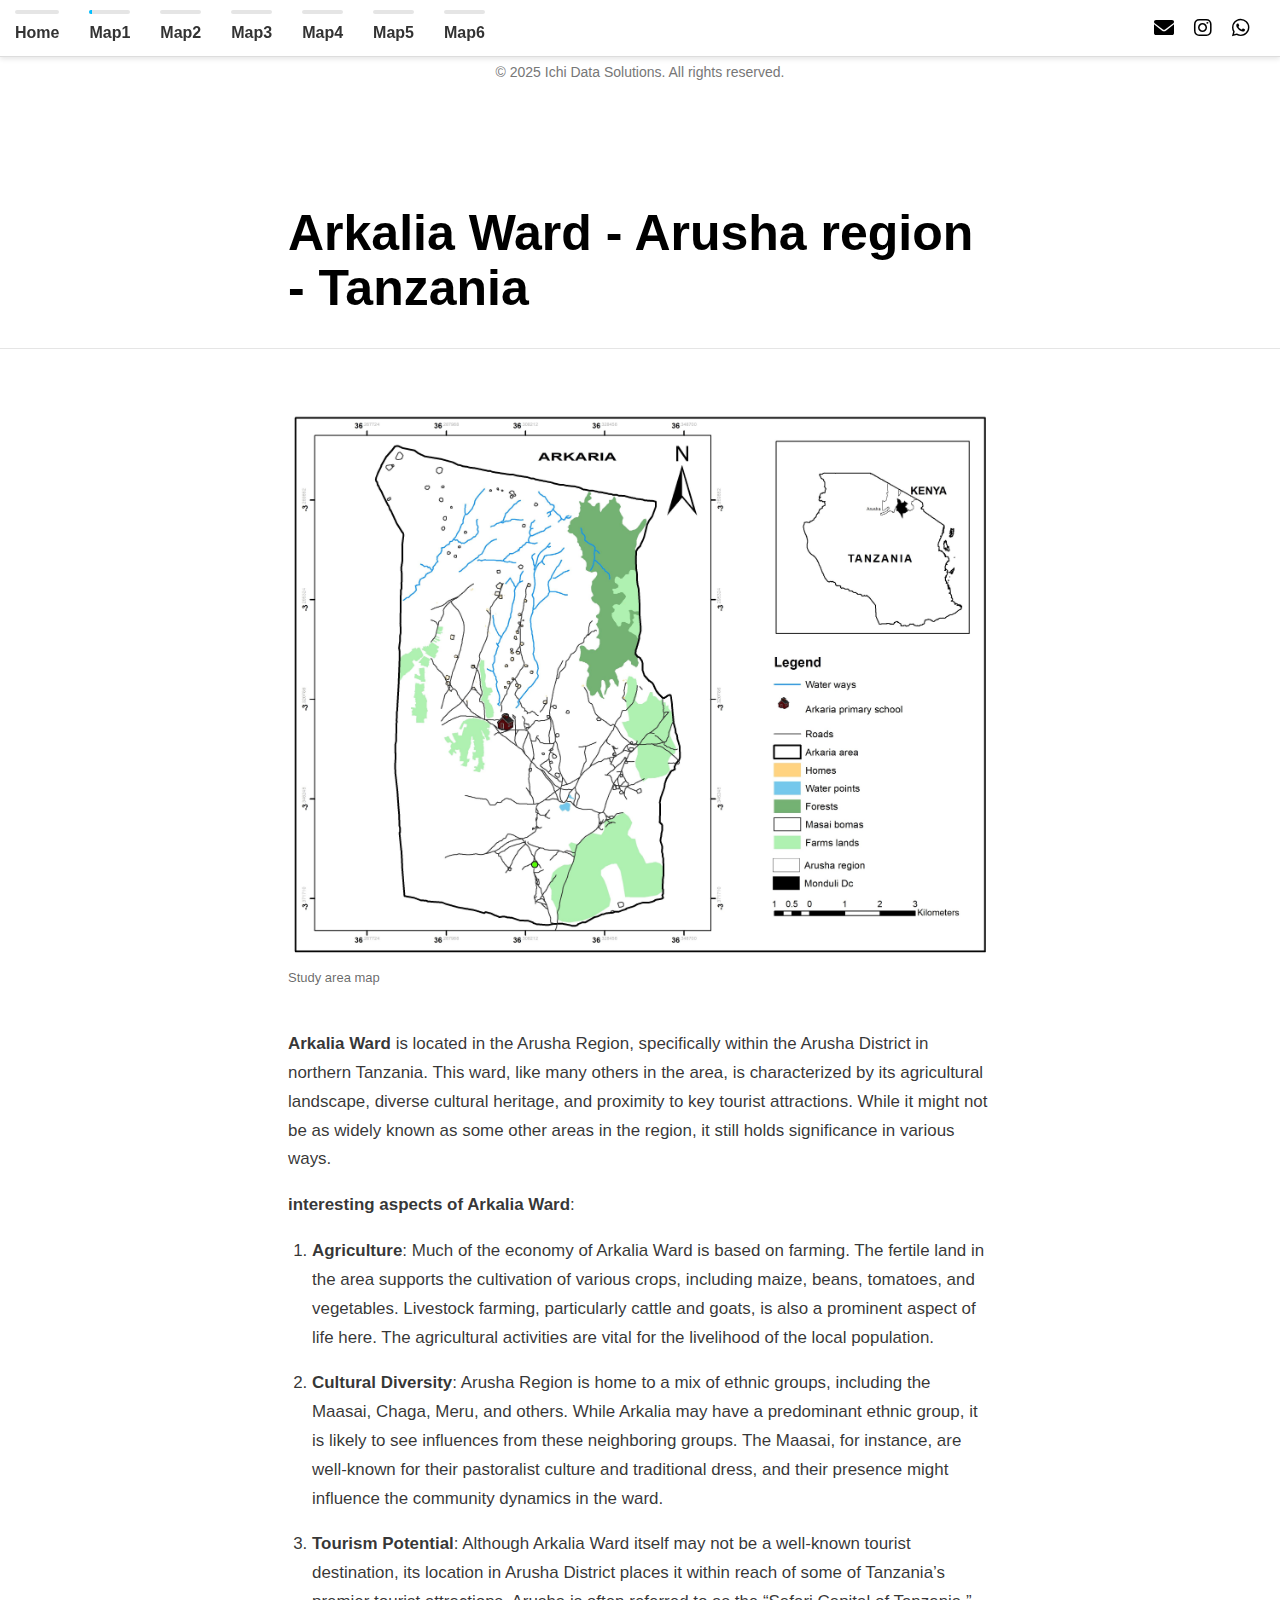
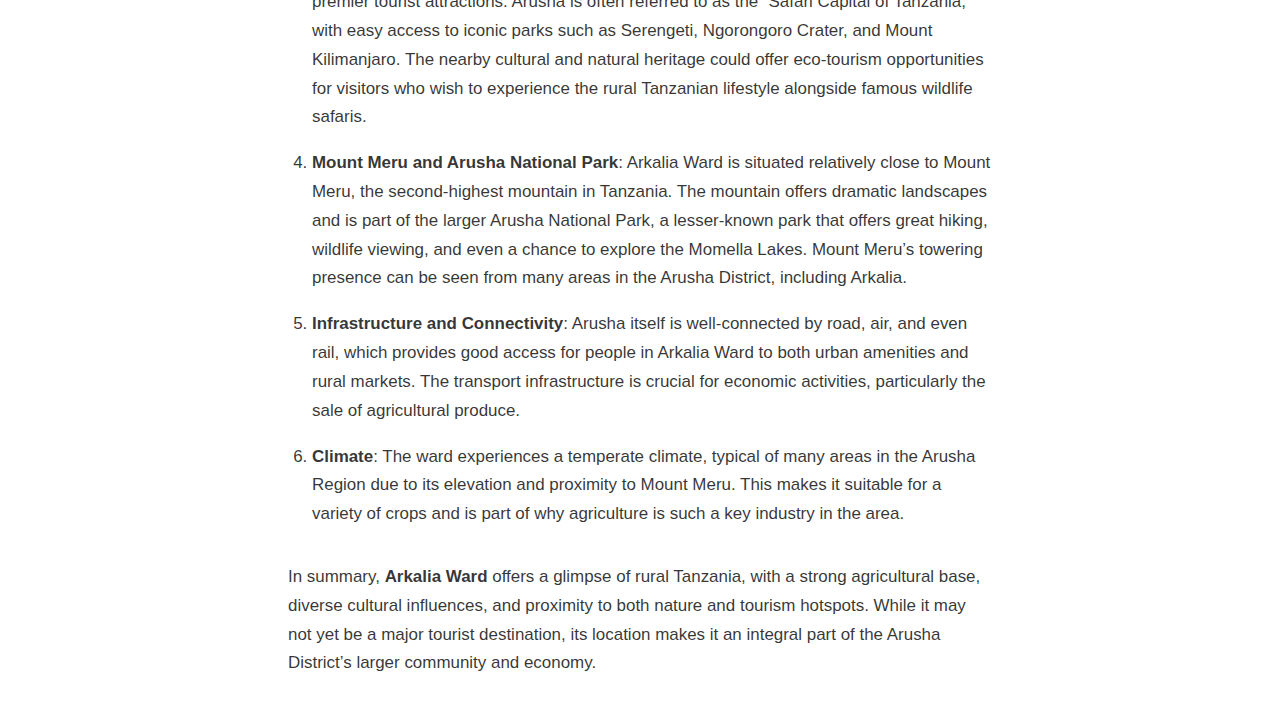
<file: docs/Map1.html>
<!DOCTYPE html>

<html xmlns="http://www.w3.org/1999/xhtml" lang="" xml:lang="">

<head>
  <meta charset="utf-8"/>
  <meta name="viewport" content="width=device-width, initial-scale=1"/>
  <meta http-equiv="X-UA-Compatible" content="IE=Edge,chrome=1"/>
  <meta name="generator" content="distill" />

  <style type="text/css">
  /* Hide doc at startup (prevent jankiness while JS renders/transforms) */
  body {
    visibility: hidden;
  }
  </style>

 <!--radix_placeholder_import_source-->
 <!--/radix_placeholder_import_source-->

<style type="text/css">code{white-space: pre;}</style>
<style type="text/css" data-origin="pandoc">
pre > code.sourceCode { white-space: pre; position: relative; }
pre > code.sourceCode > span { line-height: 1.25; }
pre > code.sourceCode > span:empty { height: 1.2em; }
.sourceCode { overflow: visible; }
code.sourceCode > span { color: inherit; text-decoration: inherit; }
div.sourceCode { margin: 1em 0; }
pre.sourceCode { margin: 0; }
@media screen {
div.sourceCode { overflow: auto; }
}
@media print {
pre > code.sourceCode { white-space: pre-wrap; }
pre > code.sourceCode > span { display: inline-block; text-indent: -5em; padding-left: 5em; }
}
pre.numberSource code
  { counter-reset: source-line 0; }
pre.numberSource code > span
  { position: relative; left: -4em; counter-increment: source-line; }
pre.numberSource code > span > a:first-child::before
  { content: counter(source-line);
    position: relative; left: -1em; text-align: right; vertical-align: baseline;
    border: none; display: inline-block;
    -webkit-touch-callout: none; -webkit-user-select: none;
    -khtml-user-select: none; -moz-user-select: none;
    -ms-user-select: none; user-select: none;
    padding: 0 4px; width: 4em;
    color: #aaaaaa;
  }
pre.numberSource { margin-left: 3em; border-left: 1px solid #aaaaaa;  padding-left: 4px; }
div.sourceCode
  { color: #00769e; background-color: #f1f3f5; }
@media screen {
pre > code.sourceCode > span > a:first-child::before { text-decoration: underline; }
}
code span { color: #00769e; } /* Normal */
code span.al { color: #ad0000; } /* Alert */
code span.an { color: #5e5e5e; } /* Annotation */
code span.at { color: #657422; } /* Attribute */
code span.bn { color: #ad0000; } /* BaseN */
code span.bu { } /* BuiltIn */
code span.cf { color: #00769e; } /* ControlFlow */
code span.ch { color: #20794d; } /* Char */
code span.cn { color: #8f5902; } /* Constant */
code span.co { color: #5e5e5e; } /* Comment */
code span.cv { color: #5e5e5e; font-style: italic; } /* CommentVar */
code span.do { color: #5e5e5e; font-style: italic; } /* Documentation */
code span.dt { color: #ad0000; } /* DataType */
code span.dv { color: #ad0000; } /* DecVal */
code span.er { color: #ad0000; } /* Error */
code span.ex { } /* Extension */
code span.fl { color: #ad0000; } /* Float */
code span.fu { color: #4758ab; } /* Function */
code span.im { } /* Import */
code span.in { color: #5e5e5e; } /* Information */
code span.kw { color: #00769e; } /* Keyword */
code span.op { color: #5e5e5e; } /* Operator */
code span.ot { color: #00769e; } /* Other */
code span.pp { color: #ad0000; } /* Preprocessor */
code span.sc { color: #5e5e5e; } /* SpecialChar */
code span.ss { color: #20794d; } /* SpecialString */
code span.st { color: #20794d; } /* String */
code span.va { color: #111111; } /* Variable */
code span.vs { color: #20794d; } /* VerbatimString */
code span.wa { color: #5e5e5e; font-style: italic; } /* Warning */
</style>


  <!--radix_placeholder_meta_tags-->
  <title>Powerful &amp; Insightful Maps: Arkalia Ward - Arusha region - Tanzania</title>




  <!--  https://developers.facebook.com/docs/sharing/webmasters#markup -->
  <meta property="og:title" content="Powerful &amp; Insightful Maps: Arkalia Ward - Arusha region - Tanzania"/>
  <meta property="og:type" content="article"/>
  <meta property="og:locale" content="en_US"/>
  <meta property="og:site_name" content="Powerful &amp; Insightful Maps"/>

  <!--  https://dev.twitter.com/cards/types/summary -->
  <meta property="twitter:card" content="summary"/>
  <meta property="twitter:title" content="Powerful &amp; Insightful Maps: Arkalia Ward - Arusha region - Tanzania"/>

  <!--/radix_placeholder_meta_tags-->
  <!--radix_placeholder_rmarkdown_metadata-->

  <script type="text/json" id="radix-rmarkdown-metadata">
  {"type":"list","attributes":{"names":{"type":"character","attributes":{},"value":["title","description","output"]}},"value":[{"type":"character","attributes":{},"value":["Arkalia Ward - Arusha region - Tanzania"]},{"type":"NULL"},{"type":"list","attributes":{"names":{"type":"character","attributes":{},"value":["distill::distill_article"]}},"value":[{"type":"list","attributes":{"names":{"type":"character","attributes":{},"value":["self_contained","includes","css"]}},"value":[{"type":"logical","attributes":{},"value":[false]},{"type":"list","attributes":{"names":{"type":"character","attributes":{},"value":["in_header"]}},"value":[{"type":"character","attributes":{},"value":["auto_slide.html"]}]},{"type":"character","attributes":{},"value":["custom.css"]}]}]}]}
  </script>
  <!--/radix_placeholder_rmarkdown_metadata-->
  <!--radix_placeholder_navigation_in_header-->
  <meta name="distill:offset" content=""/>

  <script type="application/javascript">

    window.headroom_prevent_pin = false;

    window.document.addEventListener("DOMContentLoaded", function (event) {

      // initialize headroom for banner
      var header = $('header').get(0);
      var headerHeight = header.offsetHeight;
      var headroom = new Headroom(header, {
        tolerance: 5,
        onPin : function() {
          if (window.headroom_prevent_pin) {
            window.headroom_prevent_pin = false;
            headroom.unpin();
          }
        }
      });
      headroom.init();
      if(window.location.hash)
        headroom.unpin();
      $(header).addClass('headroom--transition');

      // offset scroll location for banner on hash change
      // (see: https://github.com/WickyNilliams/headroom.js/issues/38)
      window.addEventListener("hashchange", function(event) {
        window.scrollTo(0, window.pageYOffset - (headerHeight + 25));
      });

      // responsive menu
      $('.distill-site-header').each(function(i, val) {
        var topnav = $(this);
        var toggle = topnav.find('.nav-toggle');
        toggle.on('click', function() {
          topnav.toggleClass('responsive');
        });
      });

      // nav dropdowns
      $('.nav-dropbtn').click(function(e) {
        $(this).next('.nav-dropdown-content').toggleClass('nav-dropdown-active');
        $(this).parent().siblings('.nav-dropdown')
           .children('.nav-dropdown-content').removeClass('nav-dropdown-active');
      });
      $("body").click(function(e){
        $('.nav-dropdown-content').removeClass('nav-dropdown-active');
      });
      $(".nav-dropdown").click(function(e){
        e.stopPropagation();
      });
    });
  </script>

  <style type="text/css">

  /* Theme (user-documented overrideables for nav appearance) */

  .distill-site-nav {
    color: rgba(255, 255, 255, 0.8);
    background-color: #0F2E3D;
    font-size: 15px;
    font-weight: 300;
  }

  .distill-site-nav a {
    color: inherit;
    text-decoration: none;
  }

  .distill-site-nav a:hover {
    color: white;
  }

  @media print {
    .distill-site-nav {
      display: none;
    }
  }

  .distill-site-header {

  }

  .distill-site-footer {

  }


  /* Site Header */

  .distill-site-header {
    width: 100%;
    box-sizing: border-box;
    z-index: 3;
  }

  .distill-site-header .nav-left {
    display: inline-block;
    margin-left: 8px;
  }

  @media screen and (max-width: 768px) {
    .distill-site-header .nav-left {
      margin-left: 0;
    }
  }


  .distill-site-header .nav-right {
    float: right;
    margin-right: 8px;
  }

  .distill-site-header a,
  .distill-site-header .title {
    display: inline-block;
    text-align: center;
    padding: 14px 10px 14px 10px;
  }

  .distill-site-header .title {
    font-size: 18px;
    min-width: 150px;
  }

  .distill-site-header .logo {
    padding: 0;
  }

  .distill-site-header .logo img {
    display: none;
    max-height: 20px;
    width: auto;
    margin-bottom: -4px;
  }

  .distill-site-header .nav-image img {
    max-height: 18px;
    width: auto;
    display: inline-block;
    margin-bottom: -3px;
  }



  @media screen and (min-width: 1000px) {
    .distill-site-header .logo img {
      display: inline-block;
    }
    .distill-site-header .nav-left {
      margin-left: 20px;
    }
    .distill-site-header .nav-right {
      margin-right: 20px;
    }
    .distill-site-header .title {
      padding-left: 12px;
    }
  }


  .distill-site-header .nav-toggle {
    display: none;
  }

  .nav-dropdown {
    display: inline-block;
    position: relative;
  }

  .nav-dropdown .nav-dropbtn {
    border: none;
    outline: none;
    color: rgba(255, 255, 255, 0.8);
    padding: 16px 10px;
    background-color: transparent;
    font-family: inherit;
    font-size: inherit;
    font-weight: inherit;
    margin: 0;
    margin-top: 1px;
    z-index: 2;
  }

  .nav-dropdown-content {
    display: none;
    position: absolute;
    background-color: white;
    min-width: 200px;
    border: 1px solid rgba(0,0,0,0.15);
    border-radius: 4px;
    box-shadow: 0px 8px 16px 0px rgba(0,0,0,0.1);
    z-index: 1;
    margin-top: 2px;
    white-space: nowrap;
    padding-top: 4px;
    padding-bottom: 4px;
  }

  .nav-dropdown-content hr {
    margin-top: 4px;
    margin-bottom: 4px;
    border: none;
    border-bottom: 1px solid rgba(0, 0, 0, 0.1);
  }

  .nav-dropdown-active {
    display: block;
  }

  .nav-dropdown-content a, .nav-dropdown-content .nav-dropdown-header {
    color: black;
    padding: 6px 24px;
    text-decoration: none;
    display: block;
    text-align: left;
  }

  .nav-dropdown-content .nav-dropdown-header {
    display: block;
    padding: 5px 24px;
    padding-bottom: 0;
    text-transform: uppercase;
    font-size: 14px;
    color: #999999;
    white-space: nowrap;
  }

  .nav-dropdown:hover .nav-dropbtn {
    color: white;
  }

  .nav-dropdown-content a:hover {
    background-color: #ddd;
    color: black;
  }

  .nav-right .nav-dropdown-content {
    margin-left: -45%;
    right: 0;
  }

  @media screen and (max-width: 768px) {
    .distill-site-header a, .distill-site-header .nav-dropdown  {display: none;}
    .distill-site-header a.nav-toggle {
      float: right;
      display: block;
    }
    .distill-site-header .title {
      margin-left: 0;
    }
    .distill-site-header .nav-right {
      margin-right: 0;
    }
    .distill-site-header {
      overflow: hidden;
    }
    .nav-right .nav-dropdown-content {
      margin-left: 0;
    }
  }


  @media screen and (max-width: 768px) {
    .distill-site-header.responsive {position: relative; min-height: 500px; }
    .distill-site-header.responsive a.nav-toggle {
      position: absolute;
      right: 0;
      top: 0;
    }
    .distill-site-header.responsive a,
    .distill-site-header.responsive .nav-dropdown {
      display: block;
      text-align: left;
    }
    .distill-site-header.responsive .nav-left,
    .distill-site-header.responsive .nav-right {
      width: 100%;
    }
    .distill-site-header.responsive .nav-dropdown {float: none;}
    .distill-site-header.responsive .nav-dropdown-content {position: relative;}
    .distill-site-header.responsive .nav-dropdown .nav-dropbtn {
      display: block;
      width: 100%;
      text-align: left;
    }
  }

  /* Site Footer */

  .distill-site-footer {
    width: 100%;
    overflow: hidden;
    box-sizing: border-box;
    z-index: 3;
    margin-top: 30px;
    padding-top: 30px;
    padding-bottom: 30px;
    text-align: center;
  }

  /* Headroom */

  d-title {
    padding-top: 6rem;
  }

  @media print {
    d-title {
      padding-top: 4rem;
    }
  }

  .headroom {
    z-index: 1000;
    position: fixed;
    top: 0;
    left: 0;
    right: 0;
  }

  .headroom--transition {
    transition: all .4s ease-in-out;
  }

  .headroom--unpinned {
    top: -100px;
  }

  .headroom--pinned {
    top: 0;
  }

  /* adjust viewport for navbar height */
  /* helps vertically center bootstrap (non-distill) content */
  .min-vh-100 {
    min-height: calc(100vh - 100px) !important;
  }

  </style>

  <script src="site_libs/jquery-3.6.0/jquery-3.6.0.min.js"></script>
  <link href="site_libs/font-awesome-6.5.2/css/all.min.css" rel="stylesheet"/>
  <link href="site_libs/font-awesome-6.5.2/css/v4-shims.min.css" rel="stylesheet"/>
  <script src="site_libs/headroom-0.9.4/headroom.min.js"></script>
  <script src="site_libs/autocomplete-0.37.1/autocomplete.min.js"></script>
  <script src="site_libs/fuse-6.4.1/fuse.min.js"></script>

  <script type="application/javascript">

  function getMeta(metaName) {
    var metas = document.getElementsByTagName('meta');
    for (let i = 0; i < metas.length; i++) {
      if (metas[i].getAttribute('name') === metaName) {
        return metas[i].getAttribute('content');
      }
    }
    return '';
  }

  function offsetURL(url) {
    var offset = getMeta('distill:offset');
    return offset ? offset + '/' + url : url;
  }

  function createFuseIndex() {

    // create fuse index
    var options = {
      keys: [
        { name: 'title', weight: 20 },
        { name: 'categories', weight: 15 },
        { name: 'description', weight: 10 },
        { name: 'contents', weight: 5 },
      ],
      ignoreLocation: true,
      threshold: 0
    };
    var fuse = new window.Fuse([], options);

    // fetch the main search.json
    return fetch(offsetURL('search.json'))
      .then(function(response) {
        if (response.status == 200) {
          return response.json().then(function(json) {
            // index main articles
            json.articles.forEach(function(article) {
              fuse.add(article);
            });
            // download collections and index their articles
            return Promise.all(json.collections.map(function(collection) {
              return fetch(offsetURL(collection)).then(function(response) {
                if (response.status === 200) {
                  return response.json().then(function(articles) {
                    articles.forEach(function(article) {
                      fuse.add(article);
                    });
                  })
                } else {
                  return Promise.reject(
                    new Error('Unexpected status from search index request: ' +
                              response.status)
                  );
                }
              });
            })).then(function() {
              return fuse;
            });
          });

        } else {
          return Promise.reject(
            new Error('Unexpected status from search index request: ' +
                        response.status)
          );
        }
      });
  }

  window.document.addEventListener("DOMContentLoaded", function (event) {

    // get search element (bail if we don't have one)
    var searchEl = window.document.getElementById('distill-search');
    if (!searchEl)
      return;

    createFuseIndex()
      .then(function(fuse) {

        // make search box visible
        searchEl.classList.remove('hidden');

        // initialize autocomplete
        var options = {
          autoselect: true,
          hint: false,
          minLength: 2,
        };
        window.autocomplete(searchEl, options, [{
          source: function(query, callback) {
            const searchOptions = {
              isCaseSensitive: false,
              shouldSort: true,
              minMatchCharLength: 2,
              limit: 10,
            };
            var results = fuse.search(query, searchOptions);
            callback(results
              .map(function(result) { return result.item; })
            );
          },
          templates: {
            suggestion: function(suggestion) {
              var img = suggestion.preview && Object.keys(suggestion.preview).length > 0
                ? `<img src="${offsetURL(suggestion.preview)}"</img>`
                : '';
              var html = `
                <div class="search-item">
                  <h3>${suggestion.title}</h3>
                  <div class="search-item-description">
                    ${suggestion.description || ''}
                  </div>
                  <div class="search-item-preview">
                    ${img}
                  </div>
                </div>
              `;
              return html;
            }
          }
        }]).on('autocomplete:selected', function(event, suggestion) {
          window.location.href = offsetURL(suggestion.path);
        });
        // remove inline display style on autocompleter (we want to
        // manage responsive display via css)
        $('.algolia-autocomplete').css("display", "");
      })
      .catch(function(error) {
        console.log(error);
      });

  });

  </script>

  <style type="text/css">

  .nav-search {
    font-size: x-small;
  }

  /* Algolioa Autocomplete */

  .algolia-autocomplete {
    display: inline-block;
    margin-left: 10px;
    vertical-align: sub;
    background-color: white;
    color: black;
    padding: 6px;
    padding-top: 8px;
    padding-bottom: 0;
    border-radius: 6px;
    border: 1px #0F2E3D solid;
    width: 180px;
  }


  @media screen and (max-width: 768px) {
    .distill-site-nav .algolia-autocomplete {
      display: none;
      visibility: hidden;
    }
    .distill-site-nav.responsive .algolia-autocomplete {
      display: inline-block;
      visibility: visible;
    }
    .distill-site-nav.responsive .algolia-autocomplete .aa-dropdown-menu {
      margin-left: 0;
      width: 400px;
      max-height: 400px;
    }
  }

  .algolia-autocomplete .aa-input, .algolia-autocomplete .aa-hint {
    width: 90%;
    outline: none;
    border: none;
  }

  .algolia-autocomplete .aa-hint {
    color: #999;
  }
  .algolia-autocomplete .aa-dropdown-menu {
    width: 550px;
    max-height: 70vh;
    overflow-x: visible;
    overflow-y: scroll;
    padding: 5px;
    margin-top: 3px;
    margin-left: -150px;
    background-color: #fff;
    border-radius: 5px;
    border: 1px solid #999;
    border-top: none;
  }

  .algolia-autocomplete .aa-dropdown-menu .aa-suggestion {
    cursor: pointer;
    padding: 5px 4px;
    border-bottom: 1px solid #eee;
  }

  .algolia-autocomplete .aa-dropdown-menu .aa-suggestion:last-of-type {
    border-bottom: none;
    margin-bottom: 2px;
  }

  .algolia-autocomplete .aa-dropdown-menu .aa-suggestion .search-item {
    overflow: hidden;
    font-size: 0.8em;
    line-height: 1.4em;
  }

  .algolia-autocomplete .aa-dropdown-menu .aa-suggestion .search-item h3 {
    font-size: 1rem;
    margin-block-start: 0;
    margin-block-end: 5px;
  }

  .algolia-autocomplete .aa-dropdown-menu .aa-suggestion .search-item-description {
    display: inline-block;
    overflow: hidden;
    height: 2.8em;
    width: 80%;
    margin-right: 4%;
  }

  .algolia-autocomplete .aa-dropdown-menu .aa-suggestion .search-item-preview {
    display: inline-block;
    width: 15%;
  }

  .algolia-autocomplete .aa-dropdown-menu .aa-suggestion .search-item-preview img {
    height: 3em;
    width: auto;
    display: none;
  }

  .algolia-autocomplete .aa-dropdown-menu .aa-suggestion .search-item-preview img[src] {
    display: initial;
  }

  .algolia-autocomplete .aa-dropdown-menu .aa-suggestion.aa-cursor {
    background-color: #eee;
  }
  .algolia-autocomplete .aa-dropdown-menu .aa-suggestion em {
    font-weight: bold;
    font-style: normal;
  }

  </style>


  <!--/radix_placeholder_navigation_in_header-->
  <!--radix_placeholder_distill-->

  <style type="text/css">

  body {
    background-color: white;
  }

  .pandoc-table {
    width: 100%;
  }

  .pandoc-table>caption {
    margin-bottom: 10px;
  }

  .pandoc-table th:not([align]) {
    text-align: left;
  }

  .pagedtable-footer {
    font-size: 15px;
  }

  d-byline .byline {
    grid-template-columns: 2fr 2fr;
  }

  d-byline .byline h3 {
    margin-block-start: 1.5em;
  }

  d-byline .byline .authors-affiliations h3 {
    margin-block-start: 0.5em;
  }

  .authors-affiliations .orcid-id {
    width: 16px;
    height:16px;
    margin-left: 4px;
    margin-right: 4px;
    vertical-align: middle;
    padding-bottom: 2px;
  }

  d-title .dt-tags {
    margin-top: 1em;
    grid-column: text;
  }

  .dt-tags .dt-tag {
    text-decoration: none;
    display: inline-block;
    color: rgba(0,0,0,0.6);
    padding: 0em 0.4em;
    margin-right: 0.5em;
    margin-bottom: 0.4em;
    font-size: 70%;
    border: 1px solid rgba(0,0,0,0.2);
    border-radius: 3px;
    text-transform: uppercase;
    font-weight: 500;
  }

  d-article table.gt_table td,
  d-article table.gt_table th {
    border-bottom: none;
    font-size: 100%;
  }

  .html-widget {
    margin-bottom: 2.0em;
  }

  .l-screen-inset {
    padding-right: 16px;
  }

  .l-screen .caption {
    margin-left: 10px;
  }

  .shaded {
    background: rgb(247, 247, 247);
    padding-top: 20px;
    padding-bottom: 20px;
    border-top: 1px solid rgba(0, 0, 0, 0.1);
    border-bottom: 1px solid rgba(0, 0, 0, 0.1);
  }

  .shaded .html-widget {
    margin-bottom: 0;
    border: 1px solid rgba(0, 0, 0, 0.1);
  }

  .shaded .shaded-content {
    background: white;
  }

  .text-output {
    margin-top: 0;
    line-height: 1.5em;
  }

  .hidden {
    display: none !important;
  }

  hr.section-separator {
    border: none;
    border-top: 1px solid rgba(0, 0, 0, 0.1);
    margin: 0px;
  }


  d-byline {
    border-top: none;
  }

  d-article {
    padding-top: 2.5rem;
    padding-bottom: 30px;
    border-top: none;
  }

  d-appendix {
    padding-top: 30px;
  }

  d-article>p>img {
    width: 100%;
  }

  d-article h2 {
    margin: 1rem 0 1.5rem 0;
  }

  d-article h3 {
    margin-top: 1.5rem;
  }

  d-article iframe {
    border: 1px solid rgba(0, 0, 0, 0.1);
    margin-bottom: 2.0em;
    width: 100%;
  }

  /* Tweak code blocks */

  d-article div.sourceCode code,
  d-article pre code {
    font-family: Consolas, Monaco, 'Andale Mono', 'Ubuntu Mono', monospace;
  }

  d-article pre,
  d-article div.sourceCode,
  d-article div.sourceCode pre {
    overflow: auto;
  }

  d-article div.sourceCode {
    background-color: white;
  }

  d-article div.sourceCode pre {
    padding-left: 10px;
    font-size: 12px;
    border-left: 2px solid rgba(0,0,0,0.1);
  }

  d-article pre {
    font-size: 12px;
    color: black;
    background: none;
    margin-top: 0;
    text-align: left;
    white-space: pre;
    word-spacing: normal;
    word-break: normal;
    word-wrap: normal;
    line-height: 1.5;

    -moz-tab-size: 4;
    -o-tab-size: 4;
    tab-size: 4;

    -webkit-hyphens: none;
    -moz-hyphens: none;
    -ms-hyphens: none;
    hyphens: none;
  }

  d-article pre a {
    border-bottom: none;
  }

  d-article pre a:hover {
    border-bottom: none;
    text-decoration: underline;
  }

  d-article details {
    grid-column: text;
    margin-bottom: 0.8em;
  }

  @media(min-width: 768px) {

  d-article pre,
  d-article div.sourceCode,
  d-article div.sourceCode pre {
    overflow: visible !important;
  }

  d-article div.sourceCode pre {
    padding-left: 18px;
    font-size: 14px;
  }

  /* tweak for Pandoc numbered line within distill */
  d-article pre.numberSource code > span {
      left: -2em;
  }

  d-article pre {
    font-size: 14px;
  }

  }

  figure img.external {
    background: white;
    border: 1px solid rgba(0, 0, 0, 0.1);
    box-shadow: 0 1px 8px rgba(0, 0, 0, 0.1);
    padding: 18px;
    box-sizing: border-box;
  }

  /* CSS for d-contents */

  .d-contents {
    grid-column: text;
    color: rgba(0,0,0,0.8);
    font-size: 0.9em;
    padding-bottom: 1em;
    margin-bottom: 1em;
    padding-bottom: 0.5em;
    margin-bottom: 1em;
    padding-left: 0.25em;
    justify-self: start;
  }

  @media(min-width: 1000px) {
    .d-contents.d-contents-float {
      height: 0;
      grid-column-start: 1;
      grid-column-end: 4;
      justify-self: center;
      padding-right: 3em;
      padding-left: 2em;
    }
  }

  .d-contents nav h3 {
    font-size: 18px;
    margin-top: 0;
    margin-bottom: 1em;
  }

  .d-contents li {
    list-style-type: none
  }

  .d-contents nav > ul {
    padding-left: 0;
  }

  .d-contents ul {
    padding-left: 1em
  }

  .d-contents nav ul li {
    margin-top: 0.6em;
    margin-bottom: 0.2em;
  }

  .d-contents nav a {
    font-size: 13px;
    border-bottom: none;
    text-decoration: none
    color: rgba(0, 0, 0, 0.8);
  }

  .d-contents nav a:hover {
    text-decoration: underline solid rgba(0, 0, 0, 0.6)
  }

  .d-contents nav > ul > li > a {
    font-weight: 600;
  }

  .d-contents nav > ul > li > ul {
    font-weight: inherit;
  }

  .d-contents nav > ul > li > ul > li {
    margin-top: 0.2em;
  }


  .d-contents nav ul {
    margin-top: 0;
    margin-bottom: 0.25em;
  }

  .d-article-with-toc h2:nth-child(2) {
    margin-top: 0;
  }


  /* Figure */

  .figure {
    position: relative;
    margin-bottom: 2.5em;
    margin-top: 1.5em;
  }

  .figure .caption {
    color: rgba(0, 0, 0, 0.6);
    font-size: 12px;
    line-height: 1.5em;
  }

  .figure img.external {
    background: white;
    border: 1px solid rgba(0, 0, 0, 0.1);
    box-shadow: 0 1px 8px rgba(0, 0, 0, 0.1);
    padding: 18px;
    box-sizing: border-box;
  }

  .figure .caption a {
    color: rgba(0, 0, 0, 0.6);
  }

  .figure .caption b,
  .figure .caption strong, {
    font-weight: 600;
    color: rgba(0, 0, 0, 1.0);
  }

  /* Citations */

  d-article .citation {
    color: inherit;
    cursor: inherit;
  }

  div.hanging-indent{
    margin-left: 1em; text-indent: -1em;
  }

  /* Citation hover box */

  .tippy-box[data-theme~=light-border] {
    background-color: rgba(250, 250, 250, 0.95);
  }

  .tippy-content > p {
    margin-bottom: 0;
    padding: 2px;
  }


  /* Tweak 1000px media break to show more text */

  @media(min-width: 1000px) {
    .base-grid,
    distill-header,
    d-title,
    d-abstract,
    d-article,
    d-appendix,
    distill-appendix,
    d-byline,
    d-footnote-list,
    d-citation-list,
    distill-footer {
      grid-template-columns: [screen-start] 1fr [page-start kicker-start] 80px [middle-start] 50px [text-start kicker-end] 65px 65px 65px 65px 65px 65px 65px 65px [text-end gutter-start] 65px [middle-end] 65px [page-end gutter-end] 1fr [screen-end];
      grid-column-gap: 16px;
    }

    .grid {
      grid-column-gap: 16px;
    }

    d-article {
      font-size: 1.06rem;
      line-height: 1.7em;
    }
    figure .caption, .figure .caption, figure figcaption {
      font-size: 13px;
    }
  }

  @media(min-width: 1180px) {
    .base-grid,
    distill-header,
    d-title,
    d-abstract,
    d-article,
    d-appendix,
    distill-appendix,
    d-byline,
    d-footnote-list,
    d-citation-list,
    distill-footer {
      grid-template-columns: [screen-start] 1fr [page-start kicker-start] 60px [middle-start] 60px [text-start kicker-end] 60px 60px 60px 60px 60px 60px 60px 60px [text-end gutter-start] 60px [middle-end] 60px [page-end gutter-end] 1fr [screen-end];
      grid-column-gap: 32px;
    }

    .grid {
      grid-column-gap: 32px;
    }
  }


  /* Get the citation styles for the appendix (not auto-injected on render since
     we do our own rendering of the citation appendix) */

  d-appendix .citation-appendix,
  .d-appendix .citation-appendix {
    font-size: 11px;
    line-height: 15px;
    border-left: 1px solid rgba(0, 0, 0, 0.1);
    padding-left: 18px;
    border: 1px solid rgba(0,0,0,0.1);
    background: rgba(0, 0, 0, 0.02);
    padding: 10px 18px;
    border-radius: 3px;
    color: rgba(150, 150, 150, 1);
    overflow: hidden;
    margin-top: -12px;
    white-space: pre-wrap;
    word-wrap: break-word;
  }

  /* Include appendix styles here so they can be overridden */

  d-appendix {
    contain: layout style;
    font-size: 0.8em;
    line-height: 1.7em;
    margin-top: 60px;
    margin-bottom: 0;
    border-top: 1px solid rgba(0, 0, 0, 0.1);
    color: rgba(0,0,0,0.5);
    padding-top: 60px;
    padding-bottom: 48px;
  }

  d-appendix h3 {
    grid-column: page-start / text-start;
    font-size: 15px;
    font-weight: 500;
    margin-top: 1em;
    margin-bottom: 0;
    color: rgba(0,0,0,0.65);
  }

  d-appendix h3 + * {
    margin-top: 1em;
  }

  d-appendix ol {
    padding: 0 0 0 15px;
  }

  @media (min-width: 768px) {
    d-appendix ol {
      padding: 0 0 0 30px;
      margin-left: -30px;
    }
  }

  d-appendix li {
    margin-bottom: 1em;
  }

  d-appendix a {
    color: rgba(0, 0, 0, 0.6);
  }

  d-appendix > * {
    grid-column: text;
  }

  d-appendix > d-footnote-list,
  d-appendix > d-citation-list,
  d-appendix > distill-appendix {
    grid-column: screen;
  }

  /* Include footnote styles here so they can be overridden */

  d-footnote-list {
    contain: layout style;
  }

  d-footnote-list > * {
    grid-column: text;
  }

  d-footnote-list a.footnote-backlink {
    color: rgba(0,0,0,0.3);
    padding-left: 0.5em;
  }



  /* Anchor.js */

  .anchorjs-link {
    /*transition: all .25s linear; */
    text-decoration: none;
    border-bottom: none;
  }
  *:hover > .anchorjs-link {
    margin-left: -1.125em !important;
    text-decoration: none;
    border-bottom: none;
  }

  /* Social footer */

  .social_footer {
    margin-top: 30px;
    margin-bottom: 0;
    color: rgba(0,0,0,0.67);
  }

  .disqus-comments {
    margin-right: 30px;
  }

  .disqus-comment-count {
    border-bottom: 1px solid rgba(0, 0, 0, 0.4);
    cursor: pointer;
  }

  #disqus_thread {
    margin-top: 30px;
  }

  .article-sharing a {
    border-bottom: none;
    margin-right: 8px;
  }

  .article-sharing a:hover {
    border-bottom: none;
  }

  .sidebar-section.subscribe {
    font-size: 12px;
    line-height: 1.6em;
  }

  .subscribe p {
    margin-bottom: 0.5em;
  }


  .article-footer .subscribe {
    font-size: 15px;
    margin-top: 45px;
  }


  .sidebar-section.custom {
    font-size: 12px;
    line-height: 1.6em;
  }

  .custom p {
    margin-bottom: 0.5em;
  }

  /* Styles for listing layout (hide title) */
  .layout-listing d-title, .layout-listing .d-title {
    display: none;
  }

  /* Styles for posts lists (not auto-injected) */


  .posts-with-sidebar {
    padding-left: 45px;
    padding-right: 45px;
  }

  .posts-list .description h2,
  .posts-list .description p {
    font-family: -apple-system, BlinkMacSystemFont, "Segoe UI", Roboto, Oxygen, Ubuntu, Cantarell, "Fira Sans", "Droid Sans", "Helvetica Neue", Arial, sans-serif;
  }

  .posts-list .description h2 {
    font-weight: 700;
    border-bottom: none;
    padding-bottom: 0;
  }

  .posts-list h2.post-tag {
    border-bottom: 1px solid rgba(0, 0, 0, 0.2);
    padding-bottom: 12px;
  }
  .posts-list {
    margin-top: 60px;
    margin-bottom: 24px;
  }

  .posts-list .post-preview {
    text-decoration: none;
    overflow: hidden;
    display: block;
    border-bottom: 1px solid rgba(0, 0, 0, 0.1);
    padding: 24px 0;
  }

  .post-preview-last {
    border-bottom: none !important;
  }

  .posts-list .posts-list-caption {
    grid-column: screen;
    font-weight: 400;
  }

  .posts-list .post-preview h2 {
    margin: 0 0 6px 0;
    line-height: 1.2em;
    font-style: normal;
    font-size: 24px;
  }

  .posts-list .post-preview p {
    margin: 0 0 12px 0;
    line-height: 1.4em;
    font-size: 16px;
  }

  .posts-list .post-preview .thumbnail {
    box-sizing: border-box;
    margin-bottom: 24px;
    position: relative;
    max-width: 500px;
  }
  .posts-list .post-preview img {
    width: 100%;
    display: block;
  }

  .posts-list .metadata {
    font-size: 12px;
    line-height: 1.4em;
    margin-bottom: 18px;
  }

  .posts-list .metadata > * {
    display: inline-block;
  }

  .posts-list .metadata .publishedDate {
    margin-right: 2em;
  }

  .posts-list .metadata .dt-authors {
    display: block;
    margin-top: 0.3em;
    margin-right: 2em;
  }

  .posts-list .dt-tags {
    display: block;
    line-height: 1em;
  }

  .posts-list .dt-tags .dt-tag {
    display: inline-block;
    color: rgba(0,0,0,0.6);
    padding: 0.3em 0.4em;
    margin-right: 0.2em;
    margin-bottom: 0.4em;
    font-size: 60%;
    border: 1px solid rgba(0,0,0,0.2);
    border-radius: 3px;
    text-transform: uppercase;
    font-weight: 500;
  }

  .posts-list img {
    opacity: 1;
  }

  .posts-list img[data-src] {
    opacity: 0;
  }

  .posts-more {
    clear: both;
  }


  .posts-sidebar {
    font-size: 16px;
  }

  .posts-sidebar h3 {
    font-size: 16px;
    margin-top: 0;
    margin-bottom: 0.5em;
    font-weight: 400;
    text-transform: uppercase;
  }

  .sidebar-section {
    margin-bottom: 30px;
  }

  .categories ul {
    list-style-type: none;
    margin: 0;
    padding: 0;
  }

  .categories li {
    color: rgba(0, 0, 0, 0.8);
    margin-bottom: 0;
  }

  .categories li>a {
    border-bottom: none;
  }

  .categories li>a:hover {
    border-bottom: 1px solid rgba(0, 0, 0, 0.4);
  }

  .categories .active {
    font-weight: 600;
  }

  .categories .category-count {
    color: rgba(0, 0, 0, 0.4);
  }


  @media(min-width: 768px) {
    .posts-list .post-preview h2 {
      font-size: 26px;
    }
    .posts-list .post-preview .thumbnail {
      float: right;
      width: 30%;
      margin-bottom: 0;
    }
    .posts-list .post-preview .description {
      float: left;
      width: 45%;
    }
    .posts-list .post-preview .metadata {
      float: left;
      width: 20%;
      margin-top: 8px;
    }
    .posts-list .post-preview p {
      margin: 0 0 12px 0;
      line-height: 1.5em;
      font-size: 16px;
    }
    .posts-with-sidebar .posts-list {
      float: left;
      width: 75%;
    }
    .posts-with-sidebar .posts-sidebar {
      float: right;
      width: 20%;
      margin-top: 60px;
      padding-top: 24px;
      padding-bottom: 24px;
    }
  }


  /* Improve display for browsers without grid (IE/Edge <= 15) */

  .downlevel {
    line-height: 1.6em;
    font-family: -apple-system, BlinkMacSystemFont, "Segoe UI", Roboto, Oxygen, Ubuntu, Cantarell, "Fira Sans", "Droid Sans", "Helvetica Neue", Arial, sans-serif;
    margin: 0;
  }

  .downlevel .d-title {
    padding-top: 6rem;
    padding-bottom: 1.5rem;
  }

  .downlevel .d-title h1 {
    font-size: 50px;
    font-weight: 700;
    line-height: 1.1em;
    margin: 0 0 0.5rem;
  }

  .downlevel .d-title p {
    font-weight: 300;
    font-size: 1.2rem;
    line-height: 1.55em;
    margin-top: 0;
  }

  .downlevel .d-byline {
    padding-top: 0.8em;
    padding-bottom: 0.8em;
    font-size: 0.8rem;
    line-height: 1.8em;
  }

  .downlevel .section-separator {
    border: none;
    border-top: 1px solid rgba(0, 0, 0, 0.1);
  }

  .downlevel .d-article {
    font-size: 1.06rem;
    line-height: 1.7em;
    padding-top: 1rem;
    padding-bottom: 2rem;
  }


  .downlevel .d-appendix {
    padding-left: 0;
    padding-right: 0;
    max-width: none;
    font-size: 0.8em;
    line-height: 1.7em;
    margin-bottom: 0;
    color: rgba(0,0,0,0.5);
    padding-top: 40px;
    padding-bottom: 48px;
  }

  .downlevel .footnotes ol {
    padding-left: 13px;
  }

  .downlevel .base-grid,
  .downlevel .distill-header,
  .downlevel .d-title,
  .downlevel .d-abstract,
  .downlevel .d-article,
  .downlevel .d-appendix,
  .downlevel .distill-appendix,
  .downlevel .d-byline,
  .downlevel .d-footnote-list,
  .downlevel .d-citation-list,
  .downlevel .distill-footer,
  .downlevel .appendix-bottom,
  .downlevel .posts-container {
    padding-left: 40px;
    padding-right: 40px;
  }

  @media(min-width: 768px) {
    .downlevel .base-grid,
    .downlevel .distill-header,
    .downlevel .d-title,
    .downlevel .d-abstract,
    .downlevel .d-article,
    .downlevel .d-appendix,
    .downlevel .distill-appendix,
    .downlevel .d-byline,
    .downlevel .d-footnote-list,
    .downlevel .d-citation-list,
    .downlevel .distill-footer,
    .downlevel .appendix-bottom,
    .downlevel .posts-container {
    padding-left: 150px;
    padding-right: 150px;
    max-width: 900px;
  }
  }

  .downlevel pre code {
    display: block;
    border-left: 2px solid rgba(0, 0, 0, .1);
    padding: 0 0 0 20px;
    font-size: 14px;
  }

  .downlevel code, .downlevel pre {
    color: black;
    background: none;
    font-family: Consolas, Monaco, 'Andale Mono', 'Ubuntu Mono', monospace;
    text-align: left;
    white-space: pre;
    word-spacing: normal;
    word-break: normal;
    word-wrap: normal;
    line-height: 1.5;

    -moz-tab-size: 4;
    -o-tab-size: 4;
    tab-size: 4;

    -webkit-hyphens: none;
    -moz-hyphens: none;
    -ms-hyphens: none;
    hyphens: none;
  }

  .downlevel .posts-list .post-preview {
    color: inherit;
  }



  </style>

  <script type="application/javascript">

  function is_downlevel_browser() {
    if (bowser.isUnsupportedBrowser({ msie: "12", msedge: "16"},
                                   window.navigator.userAgent)) {
      return true;
    } else {
      return window.load_distill_framework === undefined;
    }
  }

  // show body when load is complete
  function on_load_complete() {

    // add anchors
    if (window.anchors) {
      window.anchors.options.placement = 'left';
      window.anchors.add('d-article > h2, d-article > h3, d-article > h4, d-article > h5');
    }


    // set body to visible
    document.body.style.visibility = 'visible';

    // force redraw for leaflet widgets
    if (window.HTMLWidgets) {
      var maps = window.HTMLWidgets.findAll(".leaflet");
      $.each(maps, function(i, el) {
        var map = this.getMap();
        map.invalidateSize();
        map.eachLayer(function(layer) {
          if (layer instanceof L.TileLayer)
            layer.redraw();
        });
      });
    }

    // trigger 'shown' so htmlwidgets resize
    $('d-article').trigger('shown');
  }

  function init_distill() {

    init_common();

    // create front matter
    var front_matter = $('<d-front-matter></d-front-matter>');
    $('#distill-front-matter').wrap(front_matter);

    // create d-title
    $('.d-title').changeElementType('d-title');

    // separator
    var separator = '<hr class="section-separator" style="clear: both"/>';
    // prepend separator above appendix
    $('.d-byline').before(separator);
    $('.d-article').before(separator);

    // create d-byline
    var byline = $('<d-byline></d-byline>');
    $('.d-byline').replaceWith(byline);

    // create d-article
    var article = $('<d-article></d-article>');
    $('.d-article').wrap(article).children().unwrap();

    // move posts container into article
    $('.posts-container').appendTo($('d-article'));

    // create d-appendix
    $('.d-appendix').changeElementType('d-appendix');

    // flag indicating that we have appendix items
    var appendix = $('.appendix-bottom').children('h3').length > 0;

    // replace footnotes with <d-footnote>
    $('.footnote-ref').each(function(i, val) {
      appendix = true;
      var href = $(this).attr('href');
      var id = href.replace('#', '');
      var fn = $('#' + id);
      var fn_p = $('#' + id + '>p');
      fn_p.find('.footnote-back').remove();
      var text = fn_p.html();
      var dtfn = $('<d-footnote></d-footnote>');
      dtfn.html(text);
      $(this).replaceWith(dtfn);
    });
    // remove footnotes
    $('.footnotes').remove();

    // move refs into #references-listing
    $('#references-listing').replaceWith($('#refs'));

    $('h1.appendix, h2.appendix').each(function(i, val) {
      $(this).changeElementType('h3');
    });
    $('h3.appendix').each(function(i, val) {
      var id = $(this).attr('id');
      $('.d-contents a[href="#' + id + '"]').parent().remove();
      appendix = true;
      $(this).nextUntil($('h1, h2, h3')).addBack().appendTo($('d-appendix'));
    });

    // show d-appendix if we have appendix content
    $("d-appendix").css('display', appendix ? 'grid' : 'none');

    // localize layout chunks to just output
    $('.layout-chunk').each(function(i, val) {

      // capture layout
      var layout = $(this).attr('data-layout');

      // apply layout to markdown level block elements
      var elements = $(this).children().not('details, div.sourceCode, pre, script');
      elements.each(function(i, el) {
        var layout_div = $('<div class="' + layout + '"></div>');
        if (layout_div.hasClass('shaded')) {
          var shaded_content = $('<div class="shaded-content"></div>');
          $(this).wrap(shaded_content);
          $(this).parent().wrap(layout_div);
        } else {
          $(this).wrap(layout_div);
        }
      });


      // unwrap the layout-chunk div
      $(this).children().unwrap();
    });

    // remove code block used to force  highlighting css
    $('.distill-force-highlighting-css').parent().remove();

    // remove empty line numbers inserted by pandoc when using a
    // custom syntax highlighting theme, except when numbering line
    // in code chunk
    $('pre:not(.numberLines) code.sourceCode a:empty').remove();

    // load distill framework
    load_distill_framework();

    // wait for window.distillRunlevel == 4 to do post processing
    function distill_post_process() {

      if (!window.distillRunlevel || window.distillRunlevel < 4)
        return;

      // hide author/affiliations entirely if we have no authors
      var front_matter = JSON.parse($("#distill-front-matter").html());
      var have_authors = front_matter.authors && front_matter.authors.length > 0;
      if (!have_authors)
        $('d-byline').addClass('hidden');

      // article with toc class
      $('.d-contents').parent().addClass('d-article-with-toc');

      // strip links that point to #
      $('.authors-affiliations').find('a[href="#"]').removeAttr('href');

      // add orcid ids
      $('.authors-affiliations').find('.author').each(function(i, el) {
        var orcid_id = front_matter.authors[i].orcidID;
        var author_name = front_matter.authors[i].author
        if (orcid_id) {
          var a = $('<a></a>');
          a.attr('href', 'https://orcid.org/' + orcid_id);
          var img = $('<img></img>');
          img.addClass('orcid-id');
          img.attr('alt', author_name ? 'ORCID ID for ' + author_name : 'ORCID ID');
          img.attr('src','[data-uri]');
          a.append(img);
          $(this).append(a);
        }
      });

      // hide elements of author/affiliations grid that have no value
      function hide_byline_column(caption) {
        $('d-byline').find('h3:contains("' + caption + '")').parent().css('visibility', 'hidden');
      }

      // affiliations
      var have_affiliations = false;
      for (var i = 0; i<front_matter.authors.length; ++i) {
        var author = front_matter.authors[i];
        if (author.affiliation !== "&nbsp;") {
          have_affiliations = true;
          break;
        }
      }
      if (!have_affiliations)
        $('d-byline').find('h3:contains("Affiliations")').css('visibility', 'hidden');

      // published date
      if (!front_matter.publishedDate)
        hide_byline_column("Published");

      // document object identifier
      var doi = $('d-byline').find('h3:contains("DOI")');
      var doi_p = doi.next().empty();
      if (!front_matter.doi) {
        // if we have a citation and valid citationText then link to that
        if ($('#citation').length > 0 && front_matter.citationText) {
          doi.html('Citation');
          $('<a href="#citation"></a>')
            .text(front_matter.citationText)
            .appendTo(doi_p);
        } else {
          hide_byline_column("DOI");
        }
      } else {
        $('<a></a>')
           .attr('href', "https://doi.org/" + front_matter.doi)
           .html(front_matter.doi)
           .appendTo(doi_p);
      }

       // change plural form of authors/affiliations
      if (front_matter.authors.length === 1) {
        var grid = $('.authors-affiliations');
        grid.children('h3:contains("Authors")').text('Author');
        grid.children('h3:contains("Affiliations")').text('Affiliation');
      }

      // remove d-appendix and d-footnote-list local styles
      $('d-appendix > style:first-child').remove();
      $('d-footnote-list > style:first-child').remove();

      // move appendix-bottom entries to the bottom
      $('.appendix-bottom').appendTo('d-appendix').children().unwrap();
      $('.appendix-bottom').remove();

      // hoverable references
      $('span.citation[data-cites]').each(function() {
        const citeChild = $(this).children()[0]
        // Do not process if @xyz has been used without escaping and without bibliography activated
        // https://github.com/rstudio/distill/issues/466
        if (citeChild === undefined) return true

        if (citeChild.nodeName == "D-FOOTNOTE") {
          var fn = citeChild
          $(this).html(fn.shadowRoot.querySelector("sup"))
          $(this).id = fn.id
          fn.remove()
        }
        var refs = $(this).attr('data-cites').split(" ");
        var refHtml = refs.map(function(ref) {
          // Could use CSS.escape too here, we insure backward compatibility in navigator
          return "<p>" + $('div[id="ref-' + ref + '"]').html() + "</p>";
        }).join("\n");
        window.tippy(this, {
          allowHTML: true,
          content: refHtml,
          maxWidth: 500,
          interactive: true,
          interactiveBorder: 10,
          theme: 'light-border',
          placement: 'bottom-start'
        });
      });

      // fix footnotes in tables (#411)
      // replacing broken distill.pub feature
      $('table d-footnote').each(function() {
        // we replace internal showAtNode methode which is triggered when hovering a footnote
        this.hoverBox.showAtNode = function(node) {
          // ported from https://github.com/distillpub/template/pull/105/files
          calcOffset = function(elem) {
              let x = elem.offsetLeft;
              let y = elem.offsetTop;
              // Traverse upwards until an `absolute` element is found or `elem`
              // becomes null.
              while (elem = elem.offsetParent && elem.style.position != 'absolute') {
                  x += elem.offsetLeft;
                  y += elem.offsetTop;
              }

              return { left: x, top: y };
          }
          // https://developer.mozilla.org/en-US/docs/Web/API/HTMLElement/offsetTop
          const bbox = node.getBoundingClientRect();
          const offset = calcOffset(node);
          this.show([offset.left + bbox.width, offset.top + bbox.height]);
        }
      })

      // clear polling timer
      clearInterval(tid);

      // show body now that everything is ready
      on_load_complete();
    }

    var tid = setInterval(distill_post_process, 50);
    distill_post_process();

  }

  function init_downlevel() {

    init_common();

     // insert hr after d-title
    $('.d-title').after($('<hr class="section-separator"/>'));

    // check if we have authors
    var front_matter = JSON.parse($("#distill-front-matter").html());
    var have_authors = front_matter.authors && front_matter.authors.length > 0;

    // manage byline/border
    if (!have_authors)
      $('.d-byline').remove();
    $('.d-byline').after($('<hr class="section-separator"/>'));
    $('.d-byline a').remove();

    // remove toc
    $('.d-contents').remove();

    // move appendix elements
    $('h1.appendix, h2.appendix').each(function(i, val) {
      $(this).changeElementType('h3');
    });
    $('h3.appendix').each(function(i, val) {
      $(this).nextUntil($('h1, h2, h3')).addBack().appendTo($('.d-appendix'));
    });


    // inject headers into references and footnotes
    var refs_header = $('<h3></h3>');
    refs_header.text('References');
    $('#refs').prepend(refs_header);

    var footnotes_header = $('<h3></h3');
    footnotes_header.text('Footnotes');
    $('.footnotes').children('hr').first().replaceWith(footnotes_header);

    // move appendix-bottom entries to the bottom
    $('.appendix-bottom').appendTo('.d-appendix').children().unwrap();
    $('.appendix-bottom').remove();

    // remove appendix if it's empty
    if ($('.d-appendix').children().length === 0)
      $('.d-appendix').remove();

    // prepend separator above appendix
    $('.d-appendix').before($('<hr class="section-separator" style="clear: both"/>'));

    // trim code
    $('pre>code').each(function(i, val) {
      $(this).html($.trim($(this).html()));
    });

    // move posts-container right before article
    $('.posts-container').insertBefore($('.d-article'));

    $('body').addClass('downlevel');

    on_load_complete();
  }


  function init_common() {

    // jquery plugin to change element types
    (function($) {
      $.fn.changeElementType = function(newType) {
        var attrs = {};

        $.each(this[0].attributes, function(idx, attr) {
          attrs[attr.nodeName] = attr.nodeValue;
        });

        this.replaceWith(function() {
          return $("<" + newType + "/>", attrs).append($(this).contents());
        });
      };
    })(jQuery);

    // prevent underline for linked images
    $('a > img').parent().css({'border-bottom' : 'none'});

    // mark non-body figures created by knitr chunks as 100% width
    $('.layout-chunk').each(function(i, val) {
      var figures = $(this).find('img, .html-widget');
      // ignore leaflet img layers (#106)
      figures = figures.filter(':not(img[class*="leaflet"])')
      if ($(this).attr('data-layout') !== "l-body") {
        figures.css('width', '100%');
      } else {
        figures.css('max-width', '100%');
        figures.filter("[width]").each(function(i, val) {
          var fig = $(this);
          fig.css('width', fig.attr('width') + 'px');
        });

      }
    });

    // auto-append index.html to post-preview links in file: protocol
    // and in rstudio ide preview
    $('.post-preview').each(function(i, val) {
      if (window.location.protocol === "file:")
        $(this).attr('href', $(this).attr('href') + "index.html");
    });

    // get rid of index.html references in header
    if (window.location.protocol !== "file:") {
      $('.distill-site-header a[href]').each(function(i,val) {
        $(this).attr('href', $(this).attr('href').replace(/^index[.]html/, "./"));
      });
    }

    // add class to pandoc style tables
    $('tr.header').parent('thead').parent('table').addClass('pandoc-table');
    $('.kable-table').children('table').addClass('pandoc-table');

    // add figcaption style to table captions
    $('caption').parent('table').addClass("figcaption");

    // initialize posts list
    if (window.init_posts_list)
      window.init_posts_list();

    // implmement disqus comment link
    $('.disqus-comment-count').click(function() {
      window.headroom_prevent_pin = true;
      $('#disqus_thread').toggleClass('hidden');
      if (!$('#disqus_thread').hasClass('hidden')) {
        var offset = $(this).offset();
        $(window).resize();
        $('html, body').animate({
          scrollTop: offset.top - 35
        });
      }
    });
  }

  document.addEventListener('DOMContentLoaded', function() {
    if (is_downlevel_browser())
      init_downlevel();
    else
      window.addEventListener('WebComponentsReady', init_distill);
  });

  </script>

  <!--/radix_placeholder_distill-->
  <script src="site_libs/header-attrs-2.29/header-attrs.js"></script>
  <script src="site_libs/popper-2.6.0/popper.min.js"></script>
  <link href="site_libs/tippy-6.2.7/tippy.css" rel="stylesheet" />
  <link href="site_libs/tippy-6.2.7/tippy-light-border.css" rel="stylesheet" />
  <script src="site_libs/tippy-6.2.7/tippy.umd.min.js"></script>
  <script src="site_libs/anchor-4.2.2/anchor.min.js"></script>
  <script src="site_libs/bowser-1.9.3/bowser.min.js"></script>
  <script src="site_libs/webcomponents-2.0.0/webcomponents.js"></script>
  <script src="site_libs/distill-2.2.21/template.v2.js"></script>
  <!--radix_placeholder_site_in_header-->
  <!--/radix_placeholder_site_in_header-->
  <!DOCTYPE html>
  <html lang="en">
  <head>
      <meta charset="UTF-8">
      <meta name="viewport" content="width=device-width, initial-scale=1.0">
      <title>Page with Individual Progress Bars</title>
      <link rel="stylesheet" href="https://cdnjs.cloudflare.com/ajax/libs/font-awesome/6.0.0-beta3/css/all.min.css">
      <link rel="stylesheet" href="custom.css"> <!-- Ensure custom.css is available if needed -->
      <style>
          /* Styles for the navigation bar */
          #navbar {
              position: fixed;
              top: 0;
              left: 0;
              width: 100%;
              background-color: white;
              border-bottom: 1px solid #ddd;
              z-index: 9999;
              display: flex;
              justify-content: center;
              padding: 10px 0;
              box-shadow: 0px 2px 5px rgba(0, 0, 0, 0.1);
          }

          .nav-item {
              margin: 0 15px;
              position: relative;
              display: flex;
              align-items: center;
          }

          .progress-container {
              position: absolute;
              top: 0;
              left: 0;
              width: 100%;
              height: 4px;
              background-color: rgba(0, 0, 0, 0.1);
              border-radius: 2px;
              overflow: hidden;
          }

          .progress-bar {
              height: 100%;
              background-color: #00bfff;
              width: 0%;
              transition: width 0.1s linear;
          }

          /* Styles for social media icons */
          .social-media {
              display: flex;
              align-items: center;
              margin-left: auto;
              margin-right: 20px;
          }

          .social-media a {
              color: #000;
              margin: 0 10px;
              font-size: 20px;
              text-decoration: none;
          }

          .social-media a:hover {
              color: #007bff;
          }

          /* Copyright footer styles */
          #footer {
              text-align: center;
              font-size: 14px;
              color: #777;
              margin-top: 50px;
              padding: 10px 0;
          }
      </style>
  </head>
  <body>

  <div id="navbar">
      <div class="nav-item"><div class="progress-container"><div id="progress-home" class="progress-bar"></div></div><a href="Home.html" class="nav-link">Home</a></div>
      <div class="nav-item"><div class="progress-container"><div id="progress-map1" class="progress-bar"></div></div><a href="Map1.html" class="nav-link">Map1</a></div>
      <div class="nav-item"><div class="progress-container"><div id="progress-map2" class="progress-bar"></div></div><a href="Map2.html" class="nav-link">Map2</a></div>
      <div class="nav-item"><div class="progress-container"><div id="progress-map3" class="progress-bar"></div></div><a href="Map3.html" class="nav-link">Map3</a></div>
      <div class="nav-item"><div class="progress-container"><div id="progress-map4" class="progress-bar"></div></div><a href="Map4.html" class="nav-link">Map4</a></div>
      <div class="nav-item"><div class="progress-container"><div id="progress-map5" class="progress-bar"></div></div><a href="Map5.html" class="nav-link">Map5</a></div>
      <div class="nav-item"><div class="progress-container"><div id="progress-map6" class="progress-bar"></div></div><a href="Map6.html" class="nav-link">Map6</a></div>

      <!-- Social media icons -->
      <div class="social-media">
          <a href="mailto:ichidataanalysis@email.com" target="_blank" class="fas fa-envelope"></a>
          <a href="https://www.instagram.com/ichidatascience?igsh=Ym5kcW1qNTY4OGd0" target="_blank" class="fab fa-instagram"></a>
          <a href="https://chat.whatsapp.com/CuZzE2vs9bS3zjQrF4c1Jh" target="_blank" class="fab fa-whatsapp"></a>
      </div>
  </div>

  <!-- Copyright Footer -->
  <div id="footer">
      <p>&copy; 2025 Ichi Data Solutions. All rights reserved.</p>
  </div>

  <script>
  document.addEventListener('DOMContentLoaded', function() {
      const interval = 15000; // 15 seconds (updated time)
      const pages = [
          { id: 'progress-home', url: 'Home.html' },
          { id: 'progress-map1', url: 'Map1.html' },
          { id: 'progress-map2', url: 'Map2.html' },
          { id: 'progress-map3', url: 'Map3.html' },
          { id: 'progress-map4', url: 'Map4.html' },
          { id: 'progress-map5', url: 'Map5.html' },
          { id: 'progress-map6', url: 'Map6.html' }
      ];
      let currentIndex = pages.findIndex(page => window.location.pathname.includes(page.url));
      if (currentIndex === -1) currentIndex = 0;

      let elapsed = 0;
      let timer;
      let isPaused = false; // Flag to track the paused state
      const currentProgressBar = document.getElementById(pages[currentIndex].id);

      function updateProgress() {
          if (!isPaused) {
              if (elapsed >= interval) {
                  currentIndex = (currentIndex + 1) % pages.length;
                  window.location.href = pages[currentIndex].url;
              } else {
                  elapsed += 100;
                  if (currentProgressBar) {
                      currentProgressBar.style.width = (elapsed / interval) * 100 + '%';
                  }
                  timer = setTimeout(updateProgress, 100);
              }
          }
      }

      function togglePause() {
          isPaused = !isPaused; // Toggle the pause state
          if (!isPaused) {
              updateProgress(); // Resume the progress if not paused
          }
      }

      // Add click event listener to the progress bar
      if (currentProgressBar) {
          currentProgressBar.addEventListener('click', togglePause);
      }

      updateProgress();
  });
  </script>

  </body>
  </html>

  <link rel="stylesheet" href="custom.css" type="text/css"/>

</head>

<body>

<!--radix_placeholder_front_matter-->

<script id="distill-front-matter" type="text/json">
{"title":"Arkalia Ward - Arusha region - Tanzania","authors":[]}
</script>

<!--/radix_placeholder_front_matter-->
<!--radix_placeholder_navigation_before_body-->
<header class="header header--fixed" role="banner">
<nav class="distill-site-nav distill-site-header">
<div class="nav-left">
<a href="index.html" class="title">Powerful &amp; Insightful Maps</a>
</div>
<div class="nav-right">
<a href="Home.html">Home</a>
<a href="Map1.html">Map1</a>
<a href="Map2.html">Map2</a>
<a href="Map3.html">Map3</a>
<a href="Map4.html">Map4</a>
<a href="Map5.html">Map5</a>
<a href="Map6.html">Map6</a>
<a>
<i class="fas fa-envelope" aria-hidden="true"></i>
</a>
<a>
<i class="fab fa-instagram" aria-hidden="true"></i>
</a>
<a>
<i class="fab fa-whatsapp" aria-hidden="true"></i>
</a>
<a href="javascript:void(0);" class="nav-toggle">&#9776;</a>
</div>
</nav>
</header>
<!--/radix_placeholder_navigation_before_body-->
<!--radix_placeholder_site_before_body-->
<!--/radix_placeholder_site_before_body-->

<div class="d-title">
<h1>Arkalia Ward - Arusha region - Tanzania</h1>

<!--radix_placeholder_categories-->
<!--/radix_placeholder_categories-->

</div>


<div class="d-article">
<figure>
<img src="Arkaria%20location%20map.jpg" alt="Study area map" />
<figcaption aria-hidden="true">Study area map</figcaption>
</figure>
<p><strong>Arkalia Ward</strong> is located in the Arusha Region, specifically within the Arusha District in northern Tanzania. This ward, like many others in the area, is characterized by its agricultural landscape, diverse cultural heritage, and proximity to key tourist attractions. While it might not be as widely known as some other areas in the region, it still holds significance in various ways.</p>
<p><strong>interesting aspects of Arkalia Ward</strong>:</p>
<ol type="1">
<li><p><strong>Agriculture</strong>: Much of the economy of Arkalia Ward is based on farming. The fertile land in the area supports the cultivation of various crops, including maize, beans, tomatoes, and vegetables. Livestock farming, particularly cattle and goats, is also a prominent aspect of life here. The agricultural activities are vital for the livelihood of the local population.</p></li>
<li><p><strong>Cultural Diversity</strong>: Arusha Region is home to a mix of ethnic groups, including the Maasai, Chaga, Meru, and others. While Arkalia may have a predominant ethnic group, it is likely to see influences from these neighboring groups. The Maasai, for instance, are well-known for their pastoralist culture and traditional dress, and their presence might influence the community dynamics in the ward.</p></li>
<li><p><strong>Tourism Potential</strong>: Although Arkalia Ward itself may not be a well-known tourist destination, its location in Arusha District places it within reach of some of Tanzania’s premier tourist attractions. Arusha is often referred to as the “Safari Capital of Tanzania,” with easy access to iconic parks such as Serengeti, Ngorongoro Crater, and Mount Kilimanjaro. The nearby cultural and natural heritage could offer eco-tourism opportunities for visitors who wish to experience the rural Tanzanian lifestyle alongside famous wildlife safaris.</p></li>
<li><p><strong>Mount Meru and Arusha National Park</strong>: Arkalia Ward is situated relatively close to Mount Meru, the second-highest mountain in Tanzania. The mountain offers dramatic landscapes and is part of the larger Arusha National Park, a lesser-known park that offers great hiking, wildlife viewing, and even a chance to explore the Momella Lakes. Mount Meru’s towering presence can be seen from many areas in the Arusha District, including Arkalia.</p></li>
<li><p><strong>Infrastructure and Connectivity</strong>: Arusha itself is well-connected by road, air, and even rail, which provides good access for people in Arkalia Ward to both urban amenities and rural markets. The transport infrastructure is crucial for economic activities, particularly the sale of agricultural produce.</p></li>
<li><p><strong>Climate</strong>: The ward experiences a temperate climate, typical of many areas in the Arusha Region due to its elevation and proximity to Mount Meru. This makes it suitable for a variety of crops and is part of why agriculture is such a key industry in the area.</p></li>
</ol>
<p>In summary, <strong>Arkalia Ward</strong> offers a glimpse of rural Tanzania, with a strong agricultural base, diverse cultural influences, and proximity to both nature and tourism hotspots. While it may not yet be a major tourist destination, its location makes it an integral part of the Arusha District’s larger community and economy.</p>
<div class="sourceCode" id="cb1"><pre class="sourceCode r distill-force-highlighting-css"><code class="sourceCode r"></code></pre></div>
<!--radix_placeholder_article_footer-->
<!--/radix_placeholder_article_footer-->
</div>

<div class="d-appendix">
</div>


<!--radix_placeholder_site_after_body-->
<!--/radix_placeholder_site_after_body-->
<!--radix_placeholder_appendices-->
<div class="appendix-bottom"></div>
<!--/radix_placeholder_appendices-->
<!--radix_placeholder_navigation_after_body-->
<!--/radix_placeholder_navigation_after_body-->

</body>

</html>
</file>
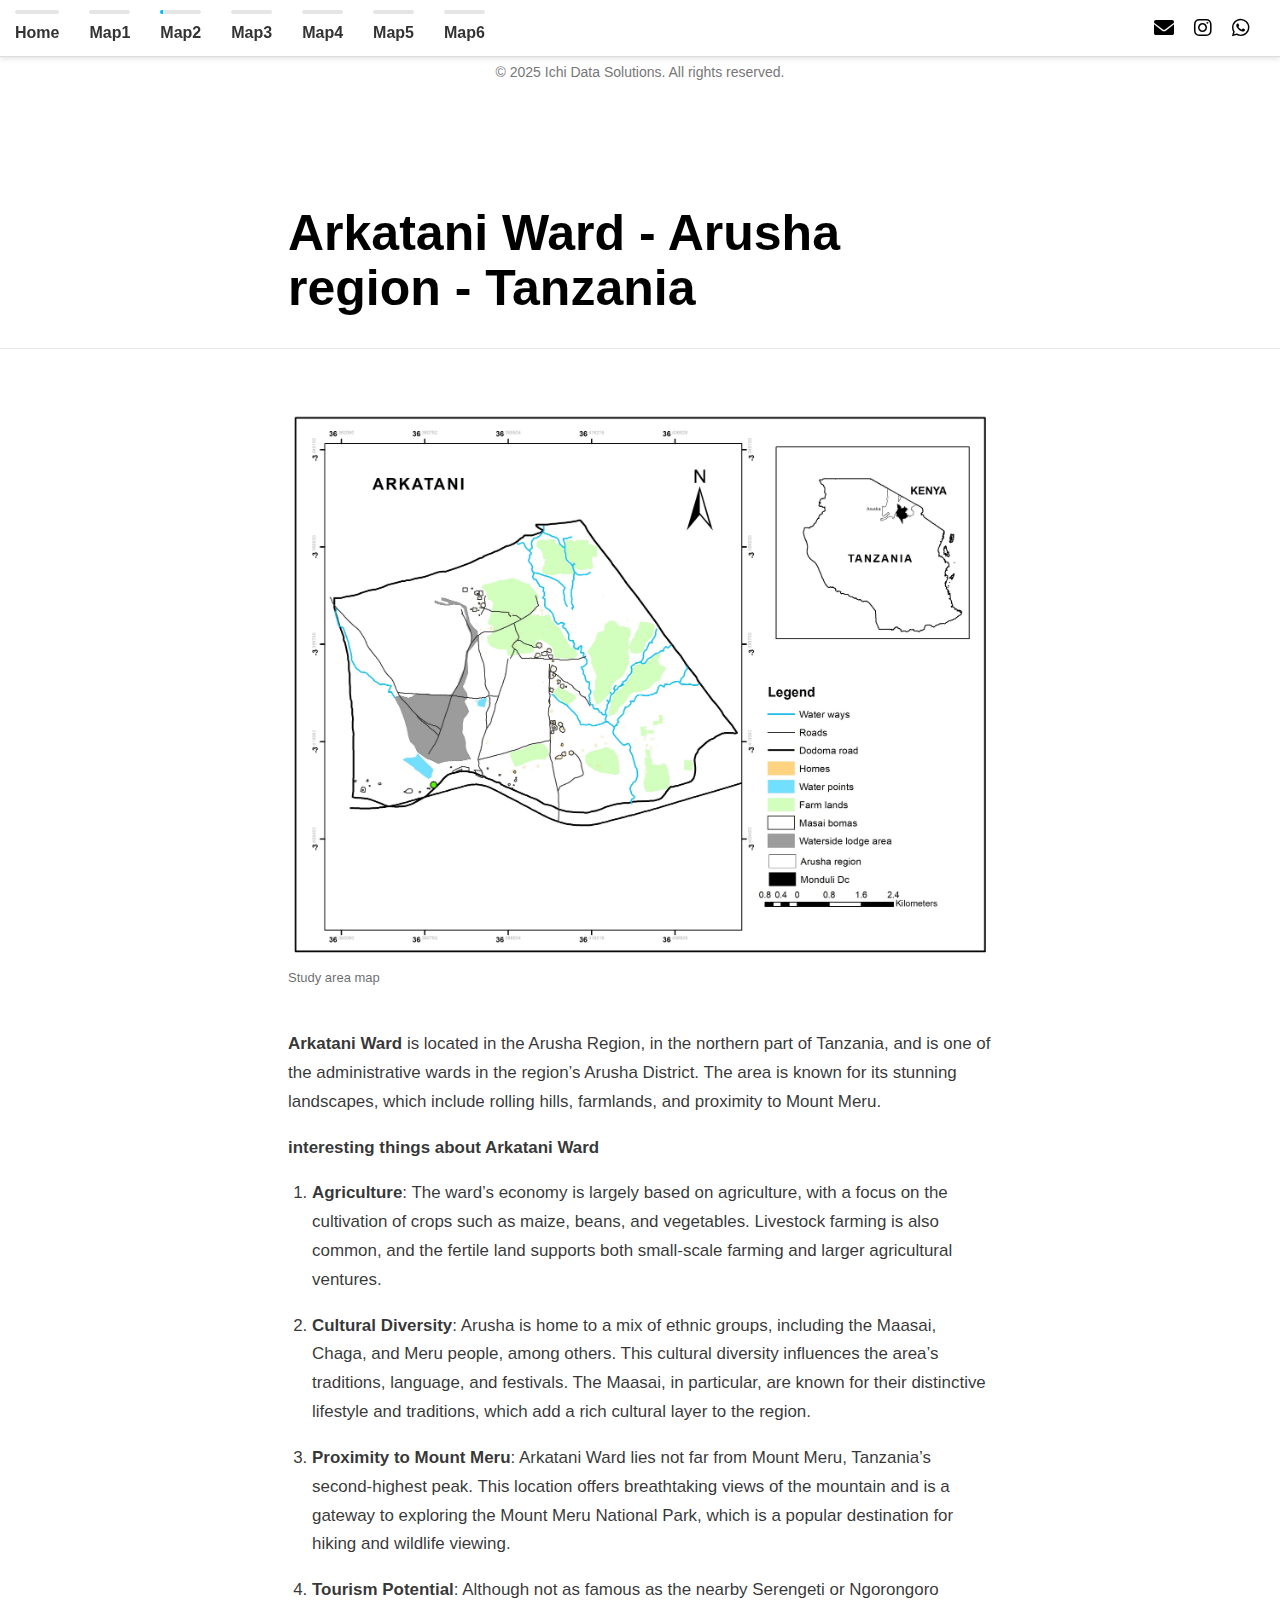
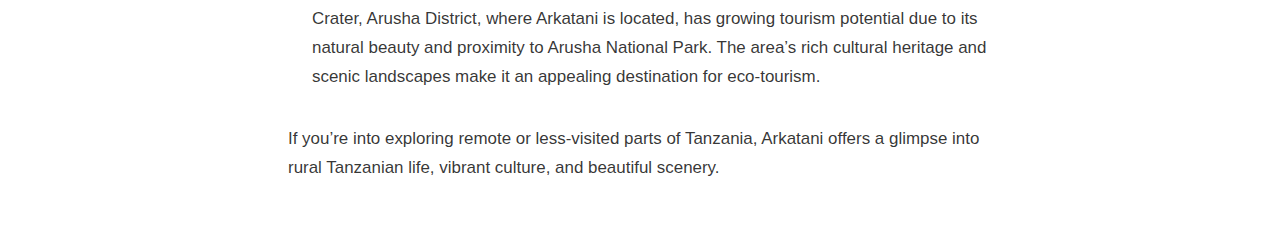
<file: docs/Map2.html>
<!DOCTYPE html>

<html xmlns="http://www.w3.org/1999/xhtml" lang="" xml:lang="">

<head>
  <meta charset="utf-8"/>
  <meta name="viewport" content="width=device-width, initial-scale=1"/>
  <meta http-equiv="X-UA-Compatible" content="IE=Edge,chrome=1"/>
  <meta name="generator" content="distill" />

  <style type="text/css">
  /* Hide doc at startup (prevent jankiness while JS renders/transforms) */
  body {
    visibility: hidden;
  }
  </style>

 <!--radix_placeholder_import_source-->
 <!--/radix_placeholder_import_source-->

<style type="text/css">code{white-space: pre;}</style>
<style type="text/css" data-origin="pandoc">
pre > code.sourceCode { white-space: pre; position: relative; }
pre > code.sourceCode > span { line-height: 1.25; }
pre > code.sourceCode > span:empty { height: 1.2em; }
.sourceCode { overflow: visible; }
code.sourceCode > span { color: inherit; text-decoration: inherit; }
div.sourceCode { margin: 1em 0; }
pre.sourceCode { margin: 0; }
@media screen {
div.sourceCode { overflow: auto; }
}
@media print {
pre > code.sourceCode { white-space: pre-wrap; }
pre > code.sourceCode > span { display: inline-block; text-indent: -5em; padding-left: 5em; }
}
pre.numberSource code
  { counter-reset: source-line 0; }
pre.numberSource code > span
  { position: relative; left: -4em; counter-increment: source-line; }
pre.numberSource code > span > a:first-child::before
  { content: counter(source-line);
    position: relative; left: -1em; text-align: right; vertical-align: baseline;
    border: none; display: inline-block;
    -webkit-touch-callout: none; -webkit-user-select: none;
    -khtml-user-select: none; -moz-user-select: none;
    -ms-user-select: none; user-select: none;
    padding: 0 4px; width: 4em;
    color: #aaaaaa;
  }
pre.numberSource { margin-left: 3em; border-left: 1px solid #aaaaaa;  padding-left: 4px; }
div.sourceCode
  { color: #00769e; background-color: #f1f3f5; }
@media screen {
pre > code.sourceCode > span > a:first-child::before { text-decoration: underline; }
}
code span { color: #00769e; } /* Normal */
code span.al { color: #ad0000; } /* Alert */
code span.an { color: #5e5e5e; } /* Annotation */
code span.at { color: #657422; } /* Attribute */
code span.bn { color: #ad0000; } /* BaseN */
code span.bu { } /* BuiltIn */
code span.cf { color: #00769e; } /* ControlFlow */
code span.ch { color: #20794d; } /* Char */
code span.cn { color: #8f5902; } /* Constant */
code span.co { color: #5e5e5e; } /* Comment */
code span.cv { color: #5e5e5e; font-style: italic; } /* CommentVar */
code span.do { color: #5e5e5e; font-style: italic; } /* Documentation */
code span.dt { color: #ad0000; } /* DataType */
code span.dv { color: #ad0000; } /* DecVal */
code span.er { color: #ad0000; } /* Error */
code span.ex { } /* Extension */
code span.fl { color: #ad0000; } /* Float */
code span.fu { color: #4758ab; } /* Function */
code span.im { } /* Import */
code span.in { color: #5e5e5e; } /* Information */
code span.kw { color: #00769e; } /* Keyword */
code span.op { color: #5e5e5e; } /* Operator */
code span.ot { color: #00769e; } /* Other */
code span.pp { color: #ad0000; } /* Preprocessor */
code span.sc { color: #5e5e5e; } /* SpecialChar */
code span.ss { color: #20794d; } /* SpecialString */
code span.st { color: #20794d; } /* String */
code span.va { color: #111111; } /* Variable */
code span.vs { color: #20794d; } /* VerbatimString */
code span.wa { color: #5e5e5e; font-style: italic; } /* Warning */
</style>


  <!--radix_placeholder_meta_tags-->
  <title>Powerful &amp; Insightful Maps: Arkatani Ward - Arusha region - Tanzania</title>




  <!--  https://developers.facebook.com/docs/sharing/webmasters#markup -->
  <meta property="og:title" content="Powerful &amp; Insightful Maps: Arkatani Ward - Arusha region - Tanzania"/>
  <meta property="og:type" content="article"/>
  <meta property="og:locale" content="en_US"/>
  <meta property="og:site_name" content="Powerful &amp; Insightful Maps"/>

  <!--  https://dev.twitter.com/cards/types/summary -->
  <meta property="twitter:card" content="summary"/>
  <meta property="twitter:title" content="Powerful &amp; Insightful Maps: Arkatani Ward - Arusha region - Tanzania"/>

  <!--/radix_placeholder_meta_tags-->
  <!--radix_placeholder_rmarkdown_metadata-->

  <script type="text/json" id="radix-rmarkdown-metadata">
  {"type":"list","attributes":{"names":{"type":"character","attributes":{},"value":["title","description","output"]}},"value":[{"type":"character","attributes":{},"value":["Arkatani Ward - Arusha region - Tanzania"]},{"type":"NULL"},{"type":"list","attributes":{"names":{"type":"character","attributes":{},"value":["distill::distill_article"]}},"value":[{"type":"list","attributes":{"names":{"type":"character","attributes":{},"value":["self_contained","includes","css"]}},"value":[{"type":"logical","attributes":{},"value":[false]},{"type":"list","attributes":{"names":{"type":"character","attributes":{},"value":["in_header"]}},"value":[{"type":"character","attributes":{},"value":["auto_slide.html"]}]},{"type":"character","attributes":{},"value":["custom.css"]}]}]}]}
  </script>
  <!--/radix_placeholder_rmarkdown_metadata-->
  <!--radix_placeholder_navigation_in_header-->
  <meta name="distill:offset" content=""/>

  <script type="application/javascript">

    window.headroom_prevent_pin = false;

    window.document.addEventListener("DOMContentLoaded", function (event) {

      // initialize headroom for banner
      var header = $('header').get(0);
      var headerHeight = header.offsetHeight;
      var headroom = new Headroom(header, {
        tolerance: 5,
        onPin : function() {
          if (window.headroom_prevent_pin) {
            window.headroom_prevent_pin = false;
            headroom.unpin();
          }
        }
      });
      headroom.init();
      if(window.location.hash)
        headroom.unpin();
      $(header).addClass('headroom--transition');

      // offset scroll location for banner on hash change
      // (see: https://github.com/WickyNilliams/headroom.js/issues/38)
      window.addEventListener("hashchange", function(event) {
        window.scrollTo(0, window.pageYOffset - (headerHeight + 25));
      });

      // responsive menu
      $('.distill-site-header').each(function(i, val) {
        var topnav = $(this);
        var toggle = topnav.find('.nav-toggle');
        toggle.on('click', function() {
          topnav.toggleClass('responsive');
        });
      });

      // nav dropdowns
      $('.nav-dropbtn').click(function(e) {
        $(this).next('.nav-dropdown-content').toggleClass('nav-dropdown-active');
        $(this).parent().siblings('.nav-dropdown')
           .children('.nav-dropdown-content').removeClass('nav-dropdown-active');
      });
      $("body").click(function(e){
        $('.nav-dropdown-content').removeClass('nav-dropdown-active');
      });
      $(".nav-dropdown").click(function(e){
        e.stopPropagation();
      });
    });
  </script>

  <style type="text/css">

  /* Theme (user-documented overrideables for nav appearance) */

  .distill-site-nav {
    color: rgba(255, 255, 255, 0.8);
    background-color: #0F2E3D;
    font-size: 15px;
    font-weight: 300;
  }

  .distill-site-nav a {
    color: inherit;
    text-decoration: none;
  }

  .distill-site-nav a:hover {
    color: white;
  }

  @media print {
    .distill-site-nav {
      display: none;
    }
  }

  .distill-site-header {

  }

  .distill-site-footer {

  }


  /* Site Header */

  .distill-site-header {
    width: 100%;
    box-sizing: border-box;
    z-index: 3;
  }

  .distill-site-header .nav-left {
    display: inline-block;
    margin-left: 8px;
  }

  @media screen and (max-width: 768px) {
    .distill-site-header .nav-left {
      margin-left: 0;
    }
  }


  .distill-site-header .nav-right {
    float: right;
    margin-right: 8px;
  }

  .distill-site-header a,
  .distill-site-header .title {
    display: inline-block;
    text-align: center;
    padding: 14px 10px 14px 10px;
  }

  .distill-site-header .title {
    font-size: 18px;
    min-width: 150px;
  }

  .distill-site-header .logo {
    padding: 0;
  }

  .distill-site-header .logo img {
    display: none;
    max-height: 20px;
    width: auto;
    margin-bottom: -4px;
  }

  .distill-site-header .nav-image img {
    max-height: 18px;
    width: auto;
    display: inline-block;
    margin-bottom: -3px;
  }



  @media screen and (min-width: 1000px) {
    .distill-site-header .logo img {
      display: inline-block;
    }
    .distill-site-header .nav-left {
      margin-left: 20px;
    }
    .distill-site-header .nav-right {
      margin-right: 20px;
    }
    .distill-site-header .title {
      padding-left: 12px;
    }
  }


  .distill-site-header .nav-toggle {
    display: none;
  }

  .nav-dropdown {
    display: inline-block;
    position: relative;
  }

  .nav-dropdown .nav-dropbtn {
    border: none;
    outline: none;
    color: rgba(255, 255, 255, 0.8);
    padding: 16px 10px;
    background-color: transparent;
    font-family: inherit;
    font-size: inherit;
    font-weight: inherit;
    margin: 0;
    margin-top: 1px;
    z-index: 2;
  }

  .nav-dropdown-content {
    display: none;
    position: absolute;
    background-color: white;
    min-width: 200px;
    border: 1px solid rgba(0,0,0,0.15);
    border-radius: 4px;
    box-shadow: 0px 8px 16px 0px rgba(0,0,0,0.1);
    z-index: 1;
    margin-top: 2px;
    white-space: nowrap;
    padding-top: 4px;
    padding-bottom: 4px;
  }

  .nav-dropdown-content hr {
    margin-top: 4px;
    margin-bottom: 4px;
    border: none;
    border-bottom: 1px solid rgba(0, 0, 0, 0.1);
  }

  .nav-dropdown-active {
    display: block;
  }

  .nav-dropdown-content a, .nav-dropdown-content .nav-dropdown-header {
    color: black;
    padding: 6px 24px;
    text-decoration: none;
    display: block;
    text-align: left;
  }

  .nav-dropdown-content .nav-dropdown-header {
    display: block;
    padding: 5px 24px;
    padding-bottom: 0;
    text-transform: uppercase;
    font-size: 14px;
    color: #999999;
    white-space: nowrap;
  }

  .nav-dropdown:hover .nav-dropbtn {
    color: white;
  }

  .nav-dropdown-content a:hover {
    background-color: #ddd;
    color: black;
  }

  .nav-right .nav-dropdown-content {
    margin-left: -45%;
    right: 0;
  }

  @media screen and (max-width: 768px) {
    .distill-site-header a, .distill-site-header .nav-dropdown  {display: none;}
    .distill-site-header a.nav-toggle {
      float: right;
      display: block;
    }
    .distill-site-header .title {
      margin-left: 0;
    }
    .distill-site-header .nav-right {
      margin-right: 0;
    }
    .distill-site-header {
      overflow: hidden;
    }
    .nav-right .nav-dropdown-content {
      margin-left: 0;
    }
  }


  @media screen and (max-width: 768px) {
    .distill-site-header.responsive {position: relative; min-height: 500px; }
    .distill-site-header.responsive a.nav-toggle {
      position: absolute;
      right: 0;
      top: 0;
    }
    .distill-site-header.responsive a,
    .distill-site-header.responsive .nav-dropdown {
      display: block;
      text-align: left;
    }
    .distill-site-header.responsive .nav-left,
    .distill-site-header.responsive .nav-right {
      width: 100%;
    }
    .distill-site-header.responsive .nav-dropdown {float: none;}
    .distill-site-header.responsive .nav-dropdown-content {position: relative;}
    .distill-site-header.responsive .nav-dropdown .nav-dropbtn {
      display: block;
      width: 100%;
      text-align: left;
    }
  }

  /* Site Footer */

  .distill-site-footer {
    width: 100%;
    overflow: hidden;
    box-sizing: border-box;
    z-index: 3;
    margin-top: 30px;
    padding-top: 30px;
    padding-bottom: 30px;
    text-align: center;
  }

  /* Headroom */

  d-title {
    padding-top: 6rem;
  }

  @media print {
    d-title {
      padding-top: 4rem;
    }
  }

  .headroom {
    z-index: 1000;
    position: fixed;
    top: 0;
    left: 0;
    right: 0;
  }

  .headroom--transition {
    transition: all .4s ease-in-out;
  }

  .headroom--unpinned {
    top: -100px;
  }

  .headroom--pinned {
    top: 0;
  }

  /* adjust viewport for navbar height */
  /* helps vertically center bootstrap (non-distill) content */
  .min-vh-100 {
    min-height: calc(100vh - 100px) !important;
  }

  </style>

  <script src="site_libs/jquery-3.6.0/jquery-3.6.0.min.js"></script>
  <link href="site_libs/font-awesome-6.5.2/css/all.min.css" rel="stylesheet"/>
  <link href="site_libs/font-awesome-6.5.2/css/v4-shims.min.css" rel="stylesheet"/>
  <script src="site_libs/headroom-0.9.4/headroom.min.js"></script>
  <script src="site_libs/autocomplete-0.37.1/autocomplete.min.js"></script>
  <script src="site_libs/fuse-6.4.1/fuse.min.js"></script>

  <script type="application/javascript">

  function getMeta(metaName) {
    var metas = document.getElementsByTagName('meta');
    for (let i = 0; i < metas.length; i++) {
      if (metas[i].getAttribute('name') === metaName) {
        return metas[i].getAttribute('content');
      }
    }
    return '';
  }

  function offsetURL(url) {
    var offset = getMeta('distill:offset');
    return offset ? offset + '/' + url : url;
  }

  function createFuseIndex() {

    // create fuse index
    var options = {
      keys: [
        { name: 'title', weight: 20 },
        { name: 'categories', weight: 15 },
        { name: 'description', weight: 10 },
        { name: 'contents', weight: 5 },
      ],
      ignoreLocation: true,
      threshold: 0
    };
    var fuse = new window.Fuse([], options);

    // fetch the main search.json
    return fetch(offsetURL('search.json'))
      .then(function(response) {
        if (response.status == 200) {
          return response.json().then(function(json) {
            // index main articles
            json.articles.forEach(function(article) {
              fuse.add(article);
            });
            // download collections and index their articles
            return Promise.all(json.collections.map(function(collection) {
              return fetch(offsetURL(collection)).then(function(response) {
                if (response.status === 200) {
                  return response.json().then(function(articles) {
                    articles.forEach(function(article) {
                      fuse.add(article);
                    });
                  })
                } else {
                  return Promise.reject(
                    new Error('Unexpected status from search index request: ' +
                              response.status)
                  );
                }
              });
            })).then(function() {
              return fuse;
            });
          });

        } else {
          return Promise.reject(
            new Error('Unexpected status from search index request: ' +
                        response.status)
          );
        }
      });
  }

  window.document.addEventListener("DOMContentLoaded", function (event) {

    // get search element (bail if we don't have one)
    var searchEl = window.document.getElementById('distill-search');
    if (!searchEl)
      return;

    createFuseIndex()
      .then(function(fuse) {

        // make search box visible
        searchEl.classList.remove('hidden');

        // initialize autocomplete
        var options = {
          autoselect: true,
          hint: false,
          minLength: 2,
        };
        window.autocomplete(searchEl, options, [{
          source: function(query, callback) {
            const searchOptions = {
              isCaseSensitive: false,
              shouldSort: true,
              minMatchCharLength: 2,
              limit: 10,
            };
            var results = fuse.search(query, searchOptions);
            callback(results
              .map(function(result) { return result.item; })
            );
          },
          templates: {
            suggestion: function(suggestion) {
              var img = suggestion.preview && Object.keys(suggestion.preview).length > 0
                ? `<img src="${offsetURL(suggestion.preview)}"</img>`
                : '';
              var html = `
                <div class="search-item">
                  <h3>${suggestion.title}</h3>
                  <div class="search-item-description">
                    ${suggestion.description || ''}
                  </div>
                  <div class="search-item-preview">
                    ${img}
                  </div>
                </div>
              `;
              return html;
            }
          }
        }]).on('autocomplete:selected', function(event, suggestion) {
          window.location.href = offsetURL(suggestion.path);
        });
        // remove inline display style on autocompleter (we want to
        // manage responsive display via css)
        $('.algolia-autocomplete').css("display", "");
      })
      .catch(function(error) {
        console.log(error);
      });

  });

  </script>

  <style type="text/css">

  .nav-search {
    font-size: x-small;
  }

  /* Algolioa Autocomplete */

  .algolia-autocomplete {
    display: inline-block;
    margin-left: 10px;
    vertical-align: sub;
    background-color: white;
    color: black;
    padding: 6px;
    padding-top: 8px;
    padding-bottom: 0;
    border-radius: 6px;
    border: 1px #0F2E3D solid;
    width: 180px;
  }


  @media screen and (max-width: 768px) {
    .distill-site-nav .algolia-autocomplete {
      display: none;
      visibility: hidden;
    }
    .distill-site-nav.responsive .algolia-autocomplete {
      display: inline-block;
      visibility: visible;
    }
    .distill-site-nav.responsive .algolia-autocomplete .aa-dropdown-menu {
      margin-left: 0;
      width: 400px;
      max-height: 400px;
    }
  }

  .algolia-autocomplete .aa-input, .algolia-autocomplete .aa-hint {
    width: 90%;
    outline: none;
    border: none;
  }

  .algolia-autocomplete .aa-hint {
    color: #999;
  }
  .algolia-autocomplete .aa-dropdown-menu {
    width: 550px;
    max-height: 70vh;
    overflow-x: visible;
    overflow-y: scroll;
    padding: 5px;
    margin-top: 3px;
    margin-left: -150px;
    background-color: #fff;
    border-radius: 5px;
    border: 1px solid #999;
    border-top: none;
  }

  .algolia-autocomplete .aa-dropdown-menu .aa-suggestion {
    cursor: pointer;
    padding: 5px 4px;
    border-bottom: 1px solid #eee;
  }

  .algolia-autocomplete .aa-dropdown-menu .aa-suggestion:last-of-type {
    border-bottom: none;
    margin-bottom: 2px;
  }

  .algolia-autocomplete .aa-dropdown-menu .aa-suggestion .search-item {
    overflow: hidden;
    font-size: 0.8em;
    line-height: 1.4em;
  }

  .algolia-autocomplete .aa-dropdown-menu .aa-suggestion .search-item h3 {
    font-size: 1rem;
    margin-block-start: 0;
    margin-block-end: 5px;
  }

  .algolia-autocomplete .aa-dropdown-menu .aa-suggestion .search-item-description {
    display: inline-block;
    overflow: hidden;
    height: 2.8em;
    width: 80%;
    margin-right: 4%;
  }

  .algolia-autocomplete .aa-dropdown-menu .aa-suggestion .search-item-preview {
    display: inline-block;
    width: 15%;
  }

  .algolia-autocomplete .aa-dropdown-menu .aa-suggestion .search-item-preview img {
    height: 3em;
    width: auto;
    display: none;
  }

  .algolia-autocomplete .aa-dropdown-menu .aa-suggestion .search-item-preview img[src] {
    display: initial;
  }

  .algolia-autocomplete .aa-dropdown-menu .aa-suggestion.aa-cursor {
    background-color: #eee;
  }
  .algolia-autocomplete .aa-dropdown-menu .aa-suggestion em {
    font-weight: bold;
    font-style: normal;
  }

  </style>


  <!--/radix_placeholder_navigation_in_header-->
  <!--radix_placeholder_distill-->

  <style type="text/css">

  body {
    background-color: white;
  }

  .pandoc-table {
    width: 100%;
  }

  .pandoc-table>caption {
    margin-bottom: 10px;
  }

  .pandoc-table th:not([align]) {
    text-align: left;
  }

  .pagedtable-footer {
    font-size: 15px;
  }

  d-byline .byline {
    grid-template-columns: 2fr 2fr;
  }

  d-byline .byline h3 {
    margin-block-start: 1.5em;
  }

  d-byline .byline .authors-affiliations h3 {
    margin-block-start: 0.5em;
  }

  .authors-affiliations .orcid-id {
    width: 16px;
    height:16px;
    margin-left: 4px;
    margin-right: 4px;
    vertical-align: middle;
    padding-bottom: 2px;
  }

  d-title .dt-tags {
    margin-top: 1em;
    grid-column: text;
  }

  .dt-tags .dt-tag {
    text-decoration: none;
    display: inline-block;
    color: rgba(0,0,0,0.6);
    padding: 0em 0.4em;
    margin-right: 0.5em;
    margin-bottom: 0.4em;
    font-size: 70%;
    border: 1px solid rgba(0,0,0,0.2);
    border-radius: 3px;
    text-transform: uppercase;
    font-weight: 500;
  }

  d-article table.gt_table td,
  d-article table.gt_table th {
    border-bottom: none;
    font-size: 100%;
  }

  .html-widget {
    margin-bottom: 2.0em;
  }

  .l-screen-inset {
    padding-right: 16px;
  }

  .l-screen .caption {
    margin-left: 10px;
  }

  .shaded {
    background: rgb(247, 247, 247);
    padding-top: 20px;
    padding-bottom: 20px;
    border-top: 1px solid rgba(0, 0, 0, 0.1);
    border-bottom: 1px solid rgba(0, 0, 0, 0.1);
  }

  .shaded .html-widget {
    margin-bottom: 0;
    border: 1px solid rgba(0, 0, 0, 0.1);
  }

  .shaded .shaded-content {
    background: white;
  }

  .text-output {
    margin-top: 0;
    line-height: 1.5em;
  }

  .hidden {
    display: none !important;
  }

  hr.section-separator {
    border: none;
    border-top: 1px solid rgba(0, 0, 0, 0.1);
    margin: 0px;
  }


  d-byline {
    border-top: none;
  }

  d-article {
    padding-top: 2.5rem;
    padding-bottom: 30px;
    border-top: none;
  }

  d-appendix {
    padding-top: 30px;
  }

  d-article>p>img {
    width: 100%;
  }

  d-article h2 {
    margin: 1rem 0 1.5rem 0;
  }

  d-article h3 {
    margin-top: 1.5rem;
  }

  d-article iframe {
    border: 1px solid rgba(0, 0, 0, 0.1);
    margin-bottom: 2.0em;
    width: 100%;
  }

  /* Tweak code blocks */

  d-article div.sourceCode code,
  d-article pre code {
    font-family: Consolas, Monaco, 'Andale Mono', 'Ubuntu Mono', monospace;
  }

  d-article pre,
  d-article div.sourceCode,
  d-article div.sourceCode pre {
    overflow: auto;
  }

  d-article div.sourceCode {
    background-color: white;
  }

  d-article div.sourceCode pre {
    padding-left: 10px;
    font-size: 12px;
    border-left: 2px solid rgba(0,0,0,0.1);
  }

  d-article pre {
    font-size: 12px;
    color: black;
    background: none;
    margin-top: 0;
    text-align: left;
    white-space: pre;
    word-spacing: normal;
    word-break: normal;
    word-wrap: normal;
    line-height: 1.5;

    -moz-tab-size: 4;
    -o-tab-size: 4;
    tab-size: 4;

    -webkit-hyphens: none;
    -moz-hyphens: none;
    -ms-hyphens: none;
    hyphens: none;
  }

  d-article pre a {
    border-bottom: none;
  }

  d-article pre a:hover {
    border-bottom: none;
    text-decoration: underline;
  }

  d-article details {
    grid-column: text;
    margin-bottom: 0.8em;
  }

  @media(min-width: 768px) {

  d-article pre,
  d-article div.sourceCode,
  d-article div.sourceCode pre {
    overflow: visible !important;
  }

  d-article div.sourceCode pre {
    padding-left: 18px;
    font-size: 14px;
  }

  /* tweak for Pandoc numbered line within distill */
  d-article pre.numberSource code > span {
      left: -2em;
  }

  d-article pre {
    font-size: 14px;
  }

  }

  figure img.external {
    background: white;
    border: 1px solid rgba(0, 0, 0, 0.1);
    box-shadow: 0 1px 8px rgba(0, 0, 0, 0.1);
    padding: 18px;
    box-sizing: border-box;
  }

  /* CSS for d-contents */

  .d-contents {
    grid-column: text;
    color: rgba(0,0,0,0.8);
    font-size: 0.9em;
    padding-bottom: 1em;
    margin-bottom: 1em;
    padding-bottom: 0.5em;
    margin-bottom: 1em;
    padding-left: 0.25em;
    justify-self: start;
  }

  @media(min-width: 1000px) {
    .d-contents.d-contents-float {
      height: 0;
      grid-column-start: 1;
      grid-column-end: 4;
      justify-self: center;
      padding-right: 3em;
      padding-left: 2em;
    }
  }

  .d-contents nav h3 {
    font-size: 18px;
    margin-top: 0;
    margin-bottom: 1em;
  }

  .d-contents li {
    list-style-type: none
  }

  .d-contents nav > ul {
    padding-left: 0;
  }

  .d-contents ul {
    padding-left: 1em
  }

  .d-contents nav ul li {
    margin-top: 0.6em;
    margin-bottom: 0.2em;
  }

  .d-contents nav a {
    font-size: 13px;
    border-bottom: none;
    text-decoration: none
    color: rgba(0, 0, 0, 0.8);
  }

  .d-contents nav a:hover {
    text-decoration: underline solid rgba(0, 0, 0, 0.6)
  }

  .d-contents nav > ul > li > a {
    font-weight: 600;
  }

  .d-contents nav > ul > li > ul {
    font-weight: inherit;
  }

  .d-contents nav > ul > li > ul > li {
    margin-top: 0.2em;
  }


  .d-contents nav ul {
    margin-top: 0;
    margin-bottom: 0.25em;
  }

  .d-article-with-toc h2:nth-child(2) {
    margin-top: 0;
  }


  /* Figure */

  .figure {
    position: relative;
    margin-bottom: 2.5em;
    margin-top: 1.5em;
  }

  .figure .caption {
    color: rgba(0, 0, 0, 0.6);
    font-size: 12px;
    line-height: 1.5em;
  }

  .figure img.external {
    background: white;
    border: 1px solid rgba(0, 0, 0, 0.1);
    box-shadow: 0 1px 8px rgba(0, 0, 0, 0.1);
    padding: 18px;
    box-sizing: border-box;
  }

  .figure .caption a {
    color: rgba(0, 0, 0, 0.6);
  }

  .figure .caption b,
  .figure .caption strong, {
    font-weight: 600;
    color: rgba(0, 0, 0, 1.0);
  }

  /* Citations */

  d-article .citation {
    color: inherit;
    cursor: inherit;
  }

  div.hanging-indent{
    margin-left: 1em; text-indent: -1em;
  }

  /* Citation hover box */

  .tippy-box[data-theme~=light-border] {
    background-color: rgba(250, 250, 250, 0.95);
  }

  .tippy-content > p {
    margin-bottom: 0;
    padding: 2px;
  }


  /* Tweak 1000px media break to show more text */

  @media(min-width: 1000px) {
    .base-grid,
    distill-header,
    d-title,
    d-abstract,
    d-article,
    d-appendix,
    distill-appendix,
    d-byline,
    d-footnote-list,
    d-citation-list,
    distill-footer {
      grid-template-columns: [screen-start] 1fr [page-start kicker-start] 80px [middle-start] 50px [text-start kicker-end] 65px 65px 65px 65px 65px 65px 65px 65px [text-end gutter-start] 65px [middle-end] 65px [page-end gutter-end] 1fr [screen-end];
      grid-column-gap: 16px;
    }

    .grid {
      grid-column-gap: 16px;
    }

    d-article {
      font-size: 1.06rem;
      line-height: 1.7em;
    }
    figure .caption, .figure .caption, figure figcaption {
      font-size: 13px;
    }
  }

  @media(min-width: 1180px) {
    .base-grid,
    distill-header,
    d-title,
    d-abstract,
    d-article,
    d-appendix,
    distill-appendix,
    d-byline,
    d-footnote-list,
    d-citation-list,
    distill-footer {
      grid-template-columns: [screen-start] 1fr [page-start kicker-start] 60px [middle-start] 60px [text-start kicker-end] 60px 60px 60px 60px 60px 60px 60px 60px [text-end gutter-start] 60px [middle-end] 60px [page-end gutter-end] 1fr [screen-end];
      grid-column-gap: 32px;
    }

    .grid {
      grid-column-gap: 32px;
    }
  }


  /* Get the citation styles for the appendix (not auto-injected on render since
     we do our own rendering of the citation appendix) */

  d-appendix .citation-appendix,
  .d-appendix .citation-appendix {
    font-size: 11px;
    line-height: 15px;
    border-left: 1px solid rgba(0, 0, 0, 0.1);
    padding-left: 18px;
    border: 1px solid rgba(0,0,0,0.1);
    background: rgba(0, 0, 0, 0.02);
    padding: 10px 18px;
    border-radius: 3px;
    color: rgba(150, 150, 150, 1);
    overflow: hidden;
    margin-top: -12px;
    white-space: pre-wrap;
    word-wrap: break-word;
  }

  /* Include appendix styles here so they can be overridden */

  d-appendix {
    contain: layout style;
    font-size: 0.8em;
    line-height: 1.7em;
    margin-top: 60px;
    margin-bottom: 0;
    border-top: 1px solid rgba(0, 0, 0, 0.1);
    color: rgba(0,0,0,0.5);
    padding-top: 60px;
    padding-bottom: 48px;
  }

  d-appendix h3 {
    grid-column: page-start / text-start;
    font-size: 15px;
    font-weight: 500;
    margin-top: 1em;
    margin-bottom: 0;
    color: rgba(0,0,0,0.65);
  }

  d-appendix h3 + * {
    margin-top: 1em;
  }

  d-appendix ol {
    padding: 0 0 0 15px;
  }

  @media (min-width: 768px) {
    d-appendix ol {
      padding: 0 0 0 30px;
      margin-left: -30px;
    }
  }

  d-appendix li {
    margin-bottom: 1em;
  }

  d-appendix a {
    color: rgba(0, 0, 0, 0.6);
  }

  d-appendix > * {
    grid-column: text;
  }

  d-appendix > d-footnote-list,
  d-appendix > d-citation-list,
  d-appendix > distill-appendix {
    grid-column: screen;
  }

  /* Include footnote styles here so they can be overridden */

  d-footnote-list {
    contain: layout style;
  }

  d-footnote-list > * {
    grid-column: text;
  }

  d-footnote-list a.footnote-backlink {
    color: rgba(0,0,0,0.3);
    padding-left: 0.5em;
  }



  /* Anchor.js */

  .anchorjs-link {
    /*transition: all .25s linear; */
    text-decoration: none;
    border-bottom: none;
  }
  *:hover > .anchorjs-link {
    margin-left: -1.125em !important;
    text-decoration: none;
    border-bottom: none;
  }

  /* Social footer */

  .social_footer {
    margin-top: 30px;
    margin-bottom: 0;
    color: rgba(0,0,0,0.67);
  }

  .disqus-comments {
    margin-right: 30px;
  }

  .disqus-comment-count {
    border-bottom: 1px solid rgba(0, 0, 0, 0.4);
    cursor: pointer;
  }

  #disqus_thread {
    margin-top: 30px;
  }

  .article-sharing a {
    border-bottom: none;
    margin-right: 8px;
  }

  .article-sharing a:hover {
    border-bottom: none;
  }

  .sidebar-section.subscribe {
    font-size: 12px;
    line-height: 1.6em;
  }

  .subscribe p {
    margin-bottom: 0.5em;
  }


  .article-footer .subscribe {
    font-size: 15px;
    margin-top: 45px;
  }


  .sidebar-section.custom {
    font-size: 12px;
    line-height: 1.6em;
  }

  .custom p {
    margin-bottom: 0.5em;
  }

  /* Styles for listing layout (hide title) */
  .layout-listing d-title, .layout-listing .d-title {
    display: none;
  }

  /* Styles for posts lists (not auto-injected) */


  .posts-with-sidebar {
    padding-left: 45px;
    padding-right: 45px;
  }

  .posts-list .description h2,
  .posts-list .description p {
    font-family: -apple-system, BlinkMacSystemFont, "Segoe UI", Roboto, Oxygen, Ubuntu, Cantarell, "Fira Sans", "Droid Sans", "Helvetica Neue", Arial, sans-serif;
  }

  .posts-list .description h2 {
    font-weight: 700;
    border-bottom: none;
    padding-bottom: 0;
  }

  .posts-list h2.post-tag {
    border-bottom: 1px solid rgba(0, 0, 0, 0.2);
    padding-bottom: 12px;
  }
  .posts-list {
    margin-top: 60px;
    margin-bottom: 24px;
  }

  .posts-list .post-preview {
    text-decoration: none;
    overflow: hidden;
    display: block;
    border-bottom: 1px solid rgba(0, 0, 0, 0.1);
    padding: 24px 0;
  }

  .post-preview-last {
    border-bottom: none !important;
  }

  .posts-list .posts-list-caption {
    grid-column: screen;
    font-weight: 400;
  }

  .posts-list .post-preview h2 {
    margin: 0 0 6px 0;
    line-height: 1.2em;
    font-style: normal;
    font-size: 24px;
  }

  .posts-list .post-preview p {
    margin: 0 0 12px 0;
    line-height: 1.4em;
    font-size: 16px;
  }

  .posts-list .post-preview .thumbnail {
    box-sizing: border-box;
    margin-bottom: 24px;
    position: relative;
    max-width: 500px;
  }
  .posts-list .post-preview img {
    width: 100%;
    display: block;
  }

  .posts-list .metadata {
    font-size: 12px;
    line-height: 1.4em;
    margin-bottom: 18px;
  }

  .posts-list .metadata > * {
    display: inline-block;
  }

  .posts-list .metadata .publishedDate {
    margin-right: 2em;
  }

  .posts-list .metadata .dt-authors {
    display: block;
    margin-top: 0.3em;
    margin-right: 2em;
  }

  .posts-list .dt-tags {
    display: block;
    line-height: 1em;
  }

  .posts-list .dt-tags .dt-tag {
    display: inline-block;
    color: rgba(0,0,0,0.6);
    padding: 0.3em 0.4em;
    margin-right: 0.2em;
    margin-bottom: 0.4em;
    font-size: 60%;
    border: 1px solid rgba(0,0,0,0.2);
    border-radius: 3px;
    text-transform: uppercase;
    font-weight: 500;
  }

  .posts-list img {
    opacity: 1;
  }

  .posts-list img[data-src] {
    opacity: 0;
  }

  .posts-more {
    clear: both;
  }


  .posts-sidebar {
    font-size: 16px;
  }

  .posts-sidebar h3 {
    font-size: 16px;
    margin-top: 0;
    margin-bottom: 0.5em;
    font-weight: 400;
    text-transform: uppercase;
  }

  .sidebar-section {
    margin-bottom: 30px;
  }

  .categories ul {
    list-style-type: none;
    margin: 0;
    padding: 0;
  }

  .categories li {
    color: rgba(0, 0, 0, 0.8);
    margin-bottom: 0;
  }

  .categories li>a {
    border-bottom: none;
  }

  .categories li>a:hover {
    border-bottom: 1px solid rgba(0, 0, 0, 0.4);
  }

  .categories .active {
    font-weight: 600;
  }

  .categories .category-count {
    color: rgba(0, 0, 0, 0.4);
  }


  @media(min-width: 768px) {
    .posts-list .post-preview h2 {
      font-size: 26px;
    }
    .posts-list .post-preview .thumbnail {
      float: right;
      width: 30%;
      margin-bottom: 0;
    }
    .posts-list .post-preview .description {
      float: left;
      width: 45%;
    }
    .posts-list .post-preview .metadata {
      float: left;
      width: 20%;
      margin-top: 8px;
    }
    .posts-list .post-preview p {
      margin: 0 0 12px 0;
      line-height: 1.5em;
      font-size: 16px;
    }
    .posts-with-sidebar .posts-list {
      float: left;
      width: 75%;
    }
    .posts-with-sidebar .posts-sidebar {
      float: right;
      width: 20%;
      margin-top: 60px;
      padding-top: 24px;
      padding-bottom: 24px;
    }
  }


  /* Improve display for browsers without grid (IE/Edge <= 15) */

  .downlevel {
    line-height: 1.6em;
    font-family: -apple-system, BlinkMacSystemFont, "Segoe UI", Roboto, Oxygen, Ubuntu, Cantarell, "Fira Sans", "Droid Sans", "Helvetica Neue", Arial, sans-serif;
    margin: 0;
  }

  .downlevel .d-title {
    padding-top: 6rem;
    padding-bottom: 1.5rem;
  }

  .downlevel .d-title h1 {
    font-size: 50px;
    font-weight: 700;
    line-height: 1.1em;
    margin: 0 0 0.5rem;
  }

  .downlevel .d-title p {
    font-weight: 300;
    font-size: 1.2rem;
    line-height: 1.55em;
    margin-top: 0;
  }

  .downlevel .d-byline {
    padding-top: 0.8em;
    padding-bottom: 0.8em;
    font-size: 0.8rem;
    line-height: 1.8em;
  }

  .downlevel .section-separator {
    border: none;
    border-top: 1px solid rgba(0, 0, 0, 0.1);
  }

  .downlevel .d-article {
    font-size: 1.06rem;
    line-height: 1.7em;
    padding-top: 1rem;
    padding-bottom: 2rem;
  }


  .downlevel .d-appendix {
    padding-left: 0;
    padding-right: 0;
    max-width: none;
    font-size: 0.8em;
    line-height: 1.7em;
    margin-bottom: 0;
    color: rgba(0,0,0,0.5);
    padding-top: 40px;
    padding-bottom: 48px;
  }

  .downlevel .footnotes ol {
    padding-left: 13px;
  }

  .downlevel .base-grid,
  .downlevel .distill-header,
  .downlevel .d-title,
  .downlevel .d-abstract,
  .downlevel .d-article,
  .downlevel .d-appendix,
  .downlevel .distill-appendix,
  .downlevel .d-byline,
  .downlevel .d-footnote-list,
  .downlevel .d-citation-list,
  .downlevel .distill-footer,
  .downlevel .appendix-bottom,
  .downlevel .posts-container {
    padding-left: 40px;
    padding-right: 40px;
  }

  @media(min-width: 768px) {
    .downlevel .base-grid,
    .downlevel .distill-header,
    .downlevel .d-title,
    .downlevel .d-abstract,
    .downlevel .d-article,
    .downlevel .d-appendix,
    .downlevel .distill-appendix,
    .downlevel .d-byline,
    .downlevel .d-footnote-list,
    .downlevel .d-citation-list,
    .downlevel .distill-footer,
    .downlevel .appendix-bottom,
    .downlevel .posts-container {
    padding-left: 150px;
    padding-right: 150px;
    max-width: 900px;
  }
  }

  .downlevel pre code {
    display: block;
    border-left: 2px solid rgba(0, 0, 0, .1);
    padding: 0 0 0 20px;
    font-size: 14px;
  }

  .downlevel code, .downlevel pre {
    color: black;
    background: none;
    font-family: Consolas, Monaco, 'Andale Mono', 'Ubuntu Mono', monospace;
    text-align: left;
    white-space: pre;
    word-spacing: normal;
    word-break: normal;
    word-wrap: normal;
    line-height: 1.5;

    -moz-tab-size: 4;
    -o-tab-size: 4;
    tab-size: 4;

    -webkit-hyphens: none;
    -moz-hyphens: none;
    -ms-hyphens: none;
    hyphens: none;
  }

  .downlevel .posts-list .post-preview {
    color: inherit;
  }



  </style>

  <script type="application/javascript">

  function is_downlevel_browser() {
    if (bowser.isUnsupportedBrowser({ msie: "12", msedge: "16"},
                                   window.navigator.userAgent)) {
      return true;
    } else {
      return window.load_distill_framework === undefined;
    }
  }

  // show body when load is complete
  function on_load_complete() {

    // add anchors
    if (window.anchors) {
      window.anchors.options.placement = 'left';
      window.anchors.add('d-article > h2, d-article > h3, d-article > h4, d-article > h5');
    }


    // set body to visible
    document.body.style.visibility = 'visible';

    // force redraw for leaflet widgets
    if (window.HTMLWidgets) {
      var maps = window.HTMLWidgets.findAll(".leaflet");
      $.each(maps, function(i, el) {
        var map = this.getMap();
        map.invalidateSize();
        map.eachLayer(function(layer) {
          if (layer instanceof L.TileLayer)
            layer.redraw();
        });
      });
    }

    // trigger 'shown' so htmlwidgets resize
    $('d-article').trigger('shown');
  }

  function init_distill() {

    init_common();

    // create front matter
    var front_matter = $('<d-front-matter></d-front-matter>');
    $('#distill-front-matter').wrap(front_matter);

    // create d-title
    $('.d-title').changeElementType('d-title');

    // separator
    var separator = '<hr class="section-separator" style="clear: both"/>';
    // prepend separator above appendix
    $('.d-byline').before(separator);
    $('.d-article').before(separator);

    // create d-byline
    var byline = $('<d-byline></d-byline>');
    $('.d-byline').replaceWith(byline);

    // create d-article
    var article = $('<d-article></d-article>');
    $('.d-article').wrap(article).children().unwrap();

    // move posts container into article
    $('.posts-container').appendTo($('d-article'));

    // create d-appendix
    $('.d-appendix').changeElementType('d-appendix');

    // flag indicating that we have appendix items
    var appendix = $('.appendix-bottom').children('h3').length > 0;

    // replace footnotes with <d-footnote>
    $('.footnote-ref').each(function(i, val) {
      appendix = true;
      var href = $(this).attr('href');
      var id = href.replace('#', '');
      var fn = $('#' + id);
      var fn_p = $('#' + id + '>p');
      fn_p.find('.footnote-back').remove();
      var text = fn_p.html();
      var dtfn = $('<d-footnote></d-footnote>');
      dtfn.html(text);
      $(this).replaceWith(dtfn);
    });
    // remove footnotes
    $('.footnotes').remove();

    // move refs into #references-listing
    $('#references-listing').replaceWith($('#refs'));

    $('h1.appendix, h2.appendix').each(function(i, val) {
      $(this).changeElementType('h3');
    });
    $('h3.appendix').each(function(i, val) {
      var id = $(this).attr('id');
      $('.d-contents a[href="#' + id + '"]').parent().remove();
      appendix = true;
      $(this).nextUntil($('h1, h2, h3')).addBack().appendTo($('d-appendix'));
    });

    // show d-appendix if we have appendix content
    $("d-appendix").css('display', appendix ? 'grid' : 'none');

    // localize layout chunks to just output
    $('.layout-chunk').each(function(i, val) {

      // capture layout
      var layout = $(this).attr('data-layout');

      // apply layout to markdown level block elements
      var elements = $(this).children().not('details, div.sourceCode, pre, script');
      elements.each(function(i, el) {
        var layout_div = $('<div class="' + layout + '"></div>');
        if (layout_div.hasClass('shaded')) {
          var shaded_content = $('<div class="shaded-content"></div>');
          $(this).wrap(shaded_content);
          $(this).parent().wrap(layout_div);
        } else {
          $(this).wrap(layout_div);
        }
      });


      // unwrap the layout-chunk div
      $(this).children().unwrap();
    });

    // remove code block used to force  highlighting css
    $('.distill-force-highlighting-css').parent().remove();

    // remove empty line numbers inserted by pandoc when using a
    // custom syntax highlighting theme, except when numbering line
    // in code chunk
    $('pre:not(.numberLines) code.sourceCode a:empty').remove();

    // load distill framework
    load_distill_framework();

    // wait for window.distillRunlevel == 4 to do post processing
    function distill_post_process() {

      if (!window.distillRunlevel || window.distillRunlevel < 4)
        return;

      // hide author/affiliations entirely if we have no authors
      var front_matter = JSON.parse($("#distill-front-matter").html());
      var have_authors = front_matter.authors && front_matter.authors.length > 0;
      if (!have_authors)
        $('d-byline').addClass('hidden');

      // article with toc class
      $('.d-contents').parent().addClass('d-article-with-toc');

      // strip links that point to #
      $('.authors-affiliations').find('a[href="#"]').removeAttr('href');

      // add orcid ids
      $('.authors-affiliations').find('.author').each(function(i, el) {
        var orcid_id = front_matter.authors[i].orcidID;
        var author_name = front_matter.authors[i].author
        if (orcid_id) {
          var a = $('<a></a>');
          a.attr('href', 'https://orcid.org/' + orcid_id);
          var img = $('<img></img>');
          img.addClass('orcid-id');
          img.attr('alt', author_name ? 'ORCID ID for ' + author_name : 'ORCID ID');
          img.attr('src','[data-uri]');
          a.append(img);
          $(this).append(a);
        }
      });

      // hide elements of author/affiliations grid that have no value
      function hide_byline_column(caption) {
        $('d-byline').find('h3:contains("' + caption + '")').parent().css('visibility', 'hidden');
      }

      // affiliations
      var have_affiliations = false;
      for (var i = 0; i<front_matter.authors.length; ++i) {
        var author = front_matter.authors[i];
        if (author.affiliation !== "&nbsp;") {
          have_affiliations = true;
          break;
        }
      }
      if (!have_affiliations)
        $('d-byline').find('h3:contains("Affiliations")').css('visibility', 'hidden');

      // published date
      if (!front_matter.publishedDate)
        hide_byline_column("Published");

      // document object identifier
      var doi = $('d-byline').find('h3:contains("DOI")');
      var doi_p = doi.next().empty();
      if (!front_matter.doi) {
        // if we have a citation and valid citationText then link to that
        if ($('#citation').length > 0 && front_matter.citationText) {
          doi.html('Citation');
          $('<a href="#citation"></a>')
            .text(front_matter.citationText)
            .appendTo(doi_p);
        } else {
          hide_byline_column("DOI");
        }
      } else {
        $('<a></a>')
           .attr('href', "https://doi.org/" + front_matter.doi)
           .html(front_matter.doi)
           .appendTo(doi_p);
      }

       // change plural form of authors/affiliations
      if (front_matter.authors.length === 1) {
        var grid = $('.authors-affiliations');
        grid.children('h3:contains("Authors")').text('Author');
        grid.children('h3:contains("Affiliations")').text('Affiliation');
      }

      // remove d-appendix and d-footnote-list local styles
      $('d-appendix > style:first-child').remove();
      $('d-footnote-list > style:first-child').remove();

      // move appendix-bottom entries to the bottom
      $('.appendix-bottom').appendTo('d-appendix').children().unwrap();
      $('.appendix-bottom').remove();

      // hoverable references
      $('span.citation[data-cites]').each(function() {
        const citeChild = $(this).children()[0]
        // Do not process if @xyz has been used without escaping and without bibliography activated
        // https://github.com/rstudio/distill/issues/466
        if (citeChild === undefined) return true

        if (citeChild.nodeName == "D-FOOTNOTE") {
          var fn = citeChild
          $(this).html(fn.shadowRoot.querySelector("sup"))
          $(this).id = fn.id
          fn.remove()
        }
        var refs = $(this).attr('data-cites').split(" ");
        var refHtml = refs.map(function(ref) {
          // Could use CSS.escape too here, we insure backward compatibility in navigator
          return "<p>" + $('div[id="ref-' + ref + '"]').html() + "</p>";
        }).join("\n");
        window.tippy(this, {
          allowHTML: true,
          content: refHtml,
          maxWidth: 500,
          interactive: true,
          interactiveBorder: 10,
          theme: 'light-border',
          placement: 'bottom-start'
        });
      });

      // fix footnotes in tables (#411)
      // replacing broken distill.pub feature
      $('table d-footnote').each(function() {
        // we replace internal showAtNode methode which is triggered when hovering a footnote
        this.hoverBox.showAtNode = function(node) {
          // ported from https://github.com/distillpub/template/pull/105/files
          calcOffset = function(elem) {
              let x = elem.offsetLeft;
              let y = elem.offsetTop;
              // Traverse upwards until an `absolute` element is found or `elem`
              // becomes null.
              while (elem = elem.offsetParent && elem.style.position != 'absolute') {
                  x += elem.offsetLeft;
                  y += elem.offsetTop;
              }

              return { left: x, top: y };
          }
          // https://developer.mozilla.org/en-US/docs/Web/API/HTMLElement/offsetTop
          const bbox = node.getBoundingClientRect();
          const offset = calcOffset(node);
          this.show([offset.left + bbox.width, offset.top + bbox.height]);
        }
      })

      // clear polling timer
      clearInterval(tid);

      // show body now that everything is ready
      on_load_complete();
    }

    var tid = setInterval(distill_post_process, 50);
    distill_post_process();

  }

  function init_downlevel() {

    init_common();

     // insert hr after d-title
    $('.d-title').after($('<hr class="section-separator"/>'));

    // check if we have authors
    var front_matter = JSON.parse($("#distill-front-matter").html());
    var have_authors = front_matter.authors && front_matter.authors.length > 0;

    // manage byline/border
    if (!have_authors)
      $('.d-byline').remove();
    $('.d-byline').after($('<hr class="section-separator"/>'));
    $('.d-byline a').remove();

    // remove toc
    $('.d-contents').remove();

    // move appendix elements
    $('h1.appendix, h2.appendix').each(function(i, val) {
      $(this).changeElementType('h3');
    });
    $('h3.appendix').each(function(i, val) {
      $(this).nextUntil($('h1, h2, h3')).addBack().appendTo($('.d-appendix'));
    });


    // inject headers into references and footnotes
    var refs_header = $('<h3></h3>');
    refs_header.text('References');
    $('#refs').prepend(refs_header);

    var footnotes_header = $('<h3></h3');
    footnotes_header.text('Footnotes');
    $('.footnotes').children('hr').first().replaceWith(footnotes_header);

    // move appendix-bottom entries to the bottom
    $('.appendix-bottom').appendTo('.d-appendix').children().unwrap();
    $('.appendix-bottom').remove();

    // remove appendix if it's empty
    if ($('.d-appendix').children().length === 0)
      $('.d-appendix').remove();

    // prepend separator above appendix
    $('.d-appendix').before($('<hr class="section-separator" style="clear: both"/>'));

    // trim code
    $('pre>code').each(function(i, val) {
      $(this).html($.trim($(this).html()));
    });

    // move posts-container right before article
    $('.posts-container').insertBefore($('.d-article'));

    $('body').addClass('downlevel');

    on_load_complete();
  }


  function init_common() {

    // jquery plugin to change element types
    (function($) {
      $.fn.changeElementType = function(newType) {
        var attrs = {};

        $.each(this[0].attributes, function(idx, attr) {
          attrs[attr.nodeName] = attr.nodeValue;
        });

        this.replaceWith(function() {
          return $("<" + newType + "/>", attrs).append($(this).contents());
        });
      };
    })(jQuery);

    // prevent underline for linked images
    $('a > img').parent().css({'border-bottom' : 'none'});

    // mark non-body figures created by knitr chunks as 100% width
    $('.layout-chunk').each(function(i, val) {
      var figures = $(this).find('img, .html-widget');
      // ignore leaflet img layers (#106)
      figures = figures.filter(':not(img[class*="leaflet"])')
      if ($(this).attr('data-layout') !== "l-body") {
        figures.css('width', '100%');
      } else {
        figures.css('max-width', '100%');
        figures.filter("[width]").each(function(i, val) {
          var fig = $(this);
          fig.css('width', fig.attr('width') + 'px');
        });

      }
    });

    // auto-append index.html to post-preview links in file: protocol
    // and in rstudio ide preview
    $('.post-preview').each(function(i, val) {
      if (window.location.protocol === "file:")
        $(this).attr('href', $(this).attr('href') + "index.html");
    });

    // get rid of index.html references in header
    if (window.location.protocol !== "file:") {
      $('.distill-site-header a[href]').each(function(i,val) {
        $(this).attr('href', $(this).attr('href').replace(/^index[.]html/, "./"));
      });
    }

    // add class to pandoc style tables
    $('tr.header').parent('thead').parent('table').addClass('pandoc-table');
    $('.kable-table').children('table').addClass('pandoc-table');

    // add figcaption style to table captions
    $('caption').parent('table').addClass("figcaption");

    // initialize posts list
    if (window.init_posts_list)
      window.init_posts_list();

    // implmement disqus comment link
    $('.disqus-comment-count').click(function() {
      window.headroom_prevent_pin = true;
      $('#disqus_thread').toggleClass('hidden');
      if (!$('#disqus_thread').hasClass('hidden')) {
        var offset = $(this).offset();
        $(window).resize();
        $('html, body').animate({
          scrollTop: offset.top - 35
        });
      }
    });
  }

  document.addEventListener('DOMContentLoaded', function() {
    if (is_downlevel_browser())
      init_downlevel();
    else
      window.addEventListener('WebComponentsReady', init_distill);
  });

  </script>

  <!--/radix_placeholder_distill-->
  <script src="site_libs/header-attrs-2.29/header-attrs.js"></script>
  <script src="site_libs/popper-2.6.0/popper.min.js"></script>
  <link href="site_libs/tippy-6.2.7/tippy.css" rel="stylesheet" />
  <link href="site_libs/tippy-6.2.7/tippy-light-border.css" rel="stylesheet" />
  <script src="site_libs/tippy-6.2.7/tippy.umd.min.js"></script>
  <script src="site_libs/anchor-4.2.2/anchor.min.js"></script>
  <script src="site_libs/bowser-1.9.3/bowser.min.js"></script>
  <script src="site_libs/webcomponents-2.0.0/webcomponents.js"></script>
  <script src="site_libs/distill-2.2.21/template.v2.js"></script>
  <!--radix_placeholder_site_in_header-->
  <!--/radix_placeholder_site_in_header-->
  <!DOCTYPE html>
  <html lang="en">
  <head>
      <meta charset="UTF-8">
      <meta name="viewport" content="width=device-width, initial-scale=1.0">
      <title>Page with Individual Progress Bars</title>
      <link rel="stylesheet" href="https://cdnjs.cloudflare.com/ajax/libs/font-awesome/6.0.0-beta3/css/all.min.css">
      <link rel="stylesheet" href="custom.css"> <!-- Ensure custom.css is available if needed -->
      <style>
          /* Styles for the navigation bar */
          #navbar {
              position: fixed;
              top: 0;
              left: 0;
              width: 100%;
              background-color: white;
              border-bottom: 1px solid #ddd;
              z-index: 9999;
              display: flex;
              justify-content: center;
              padding: 10px 0;
              box-shadow: 0px 2px 5px rgba(0, 0, 0, 0.1);
          }

          .nav-item {
              margin: 0 15px;
              position: relative;
              display: flex;
              align-items: center;
          }

          .progress-container {
              position: absolute;
              top: 0;
              left: 0;
              width: 100%;
              height: 4px;
              background-color: rgba(0, 0, 0, 0.1);
              border-radius: 2px;
              overflow: hidden;
          }

          .progress-bar {
              height: 100%;
              background-color: #00bfff;
              width: 0%;
              transition: width 0.1s linear;
          }

          /* Styles for social media icons */
          .social-media {
              display: flex;
              align-items: center;
              margin-left: auto;
              margin-right: 20px;
          }

          .social-media a {
              color: #000;
              margin: 0 10px;
              font-size: 20px;
              text-decoration: none;
          }

          .social-media a:hover {
              color: #007bff;
          }

          /* Copyright footer styles */
          #footer {
              text-align: center;
              font-size: 14px;
              color: #777;
              margin-top: 50px;
              padding: 10px 0;
          }
      </style>
  </head>
  <body>

  <div id="navbar">
      <div class="nav-item"><div class="progress-container"><div id="progress-home" class="progress-bar"></div></div><a href="Home.html" class="nav-link">Home</a></div>
      <div class="nav-item"><div class="progress-container"><div id="progress-map1" class="progress-bar"></div></div><a href="Map1.html" class="nav-link">Map1</a></div>
      <div class="nav-item"><div class="progress-container"><div id="progress-map2" class="progress-bar"></div></div><a href="Map2.html" class="nav-link">Map2</a></div>
      <div class="nav-item"><div class="progress-container"><div id="progress-map3" class="progress-bar"></div></div><a href="Map3.html" class="nav-link">Map3</a></div>
      <div class="nav-item"><div class="progress-container"><div id="progress-map4" class="progress-bar"></div></div><a href="Map4.html" class="nav-link">Map4</a></div>
      <div class="nav-item"><div class="progress-container"><div id="progress-map5" class="progress-bar"></div></div><a href="Map5.html" class="nav-link">Map5</a></div>
      <div class="nav-item"><div class="progress-container"><div id="progress-map6" class="progress-bar"></div></div><a href="Map6.html" class="nav-link">Map6</a></div>

      <!-- Social media icons -->
      <div class="social-media">
          <a href="mailto:ichidataanalysis@email.com" target="_blank" class="fas fa-envelope"></a>
          <a href="https://www.instagram.com/ichidatascience?igsh=Ym5kcW1qNTY4OGd0" target="_blank" class="fab fa-instagram"></a>
          <a href="https://chat.whatsapp.com/CuZzE2vs9bS3zjQrF4c1Jh" target="_blank" class="fab fa-whatsapp"></a>
      </div>
  </div>

  <!-- Copyright Footer -->
  <div id="footer">
      <p>&copy; 2025 Ichi Data Solutions. All rights reserved.</p>
  </div>

  <script>
  document.addEventListener('DOMContentLoaded', function() {
      const interval = 15000; // 15 seconds (updated time)
      const pages = [
          { id: 'progress-home', url: 'Home.html' },
          { id: 'progress-map1', url: 'Map1.html' },
          { id: 'progress-map2', url: 'Map2.html' },
          { id: 'progress-map3', url: 'Map3.html' },
          { id: 'progress-map4', url: 'Map4.html' },
          { id: 'progress-map5', url: 'Map5.html' },
          { id: 'progress-map6', url: 'Map6.html' }
      ];
      let currentIndex = pages.findIndex(page => window.location.pathname.includes(page.url));
      if (currentIndex === -1) currentIndex = 0;

      let elapsed = 0;
      let timer;
      let isPaused = false; // Flag to track the paused state
      const currentProgressBar = document.getElementById(pages[currentIndex].id);

      function updateProgress() {
          if (!isPaused) {
              if (elapsed >= interval) {
                  currentIndex = (currentIndex + 1) % pages.length;
                  window.location.href = pages[currentIndex].url;
              } else {
                  elapsed += 100;
                  if (currentProgressBar) {
                      currentProgressBar.style.width = (elapsed / interval) * 100 + '%';
                  }
                  timer = setTimeout(updateProgress, 100);
              }
          }
      }

      function togglePause() {
          isPaused = !isPaused; // Toggle the pause state
          if (!isPaused) {
              updateProgress(); // Resume the progress if not paused
          }
      }

      // Add click event listener to the progress bar
      if (currentProgressBar) {
          currentProgressBar.addEventListener('click', togglePause);
      }

      updateProgress();
  });
  </script>

  </body>
  </html>

  <link rel="stylesheet" href="custom.css" type="text/css"/>

</head>

<body>

<!--radix_placeholder_front_matter-->

<script id="distill-front-matter" type="text/json">
{"title":"Arkatani Ward - Arusha region - Tanzania","authors":[]}
</script>

<!--/radix_placeholder_front_matter-->
<!--radix_placeholder_navigation_before_body-->
<header class="header header--fixed" role="banner">
<nav class="distill-site-nav distill-site-header">
<div class="nav-left">
<a href="index.html" class="title">Powerful &amp; Insightful Maps</a>
</div>
<div class="nav-right">
<a href="Home.html">Home</a>
<a href="Map1.html">Map1</a>
<a href="Map2.html">Map2</a>
<a href="Map3.html">Map3</a>
<a href="Map4.html">Map4</a>
<a href="Map5.html">Map5</a>
<a href="Map6.html">Map6</a>
<a>
<i class="fas fa-envelope" aria-hidden="true"></i>
</a>
<a>
<i class="fab fa-instagram" aria-hidden="true"></i>
</a>
<a>
<i class="fab fa-whatsapp" aria-hidden="true"></i>
</a>
<a href="javascript:void(0);" class="nav-toggle">&#9776;</a>
</div>
</nav>
</header>
<!--/radix_placeholder_navigation_before_body-->
<!--radix_placeholder_site_before_body-->
<!--/radix_placeholder_site_before_body-->

<div class="d-title">
<h1>Arkatani Ward - Arusha region - Tanzania</h1>

<!--radix_placeholder_categories-->
<!--/radix_placeholder_categories-->

</div>


<div class="d-article">
<figure>
<img src="Arkatani%20loaction%20map.jpg" alt="Study area map" />
<figcaption aria-hidden="true">Study area map</figcaption>
</figure>
<p><strong>Arkatani Ward</strong> is located in the Arusha Region, in the northern part of Tanzania, and is one of the administrative wards in the region’s Arusha District. The area is known for its stunning landscapes, which include rolling hills, farmlands, and proximity to Mount Meru.</p>
<p><strong>interesting things about Arkatani Ward</strong></p>
<ol type="1">
<li><p><strong>Agriculture</strong>: The ward’s economy is largely based on agriculture, with a focus on the cultivation of crops such as maize, beans, and vegetables. Livestock farming is also common, and the fertile land supports both small-scale farming and larger agricultural ventures.</p></li>
<li><p><strong>Cultural Diversity</strong>: Arusha is home to a mix of ethnic groups, including the Maasai, Chaga, and Meru people, among others. This cultural diversity influences the area’s traditions, language, and festivals. The Maasai, in particular, are known for their distinctive lifestyle and traditions, which add a rich cultural layer to the region.</p></li>
<li><p><strong>Proximity to Mount Meru</strong>: Arkatani Ward lies not far from Mount Meru, Tanzania’s second-highest peak. This location offers breathtaking views of the mountain and is a gateway to exploring the Mount Meru National Park, which is a popular destination for hiking and wildlife viewing.</p></li>
<li><p><strong>Tourism Potential</strong>: Although not as famous as the nearby Serengeti or Ngorongoro Crater, Arusha District, where Arkatani is located, has growing tourism potential due to its natural beauty and proximity to Arusha National Park. The area’s rich cultural heritage and scenic landscapes make it an appealing destination for eco-tourism.</p></li>
</ol>
<p>If you’re into exploring remote or less-visited parts of Tanzania, Arkatani offers a glimpse into rural Tanzanian life, vibrant culture, and beautiful scenery.</p>
<div class="sourceCode" id="cb1"><pre class="sourceCode r distill-force-highlighting-css"><code class="sourceCode r"></code></pre></div>
<!--radix_placeholder_article_footer-->
<!--/radix_placeholder_article_footer-->
</div>

<div class="d-appendix">
</div>


<!--radix_placeholder_site_after_body-->
<!--/radix_placeholder_site_after_body-->
<!--radix_placeholder_appendices-->
<div class="appendix-bottom"></div>
<!--/radix_placeholder_appendices-->
<!--radix_placeholder_navigation_after_body-->
<!--/radix_placeholder_navigation_after_body-->

</body>

</html>
</file>
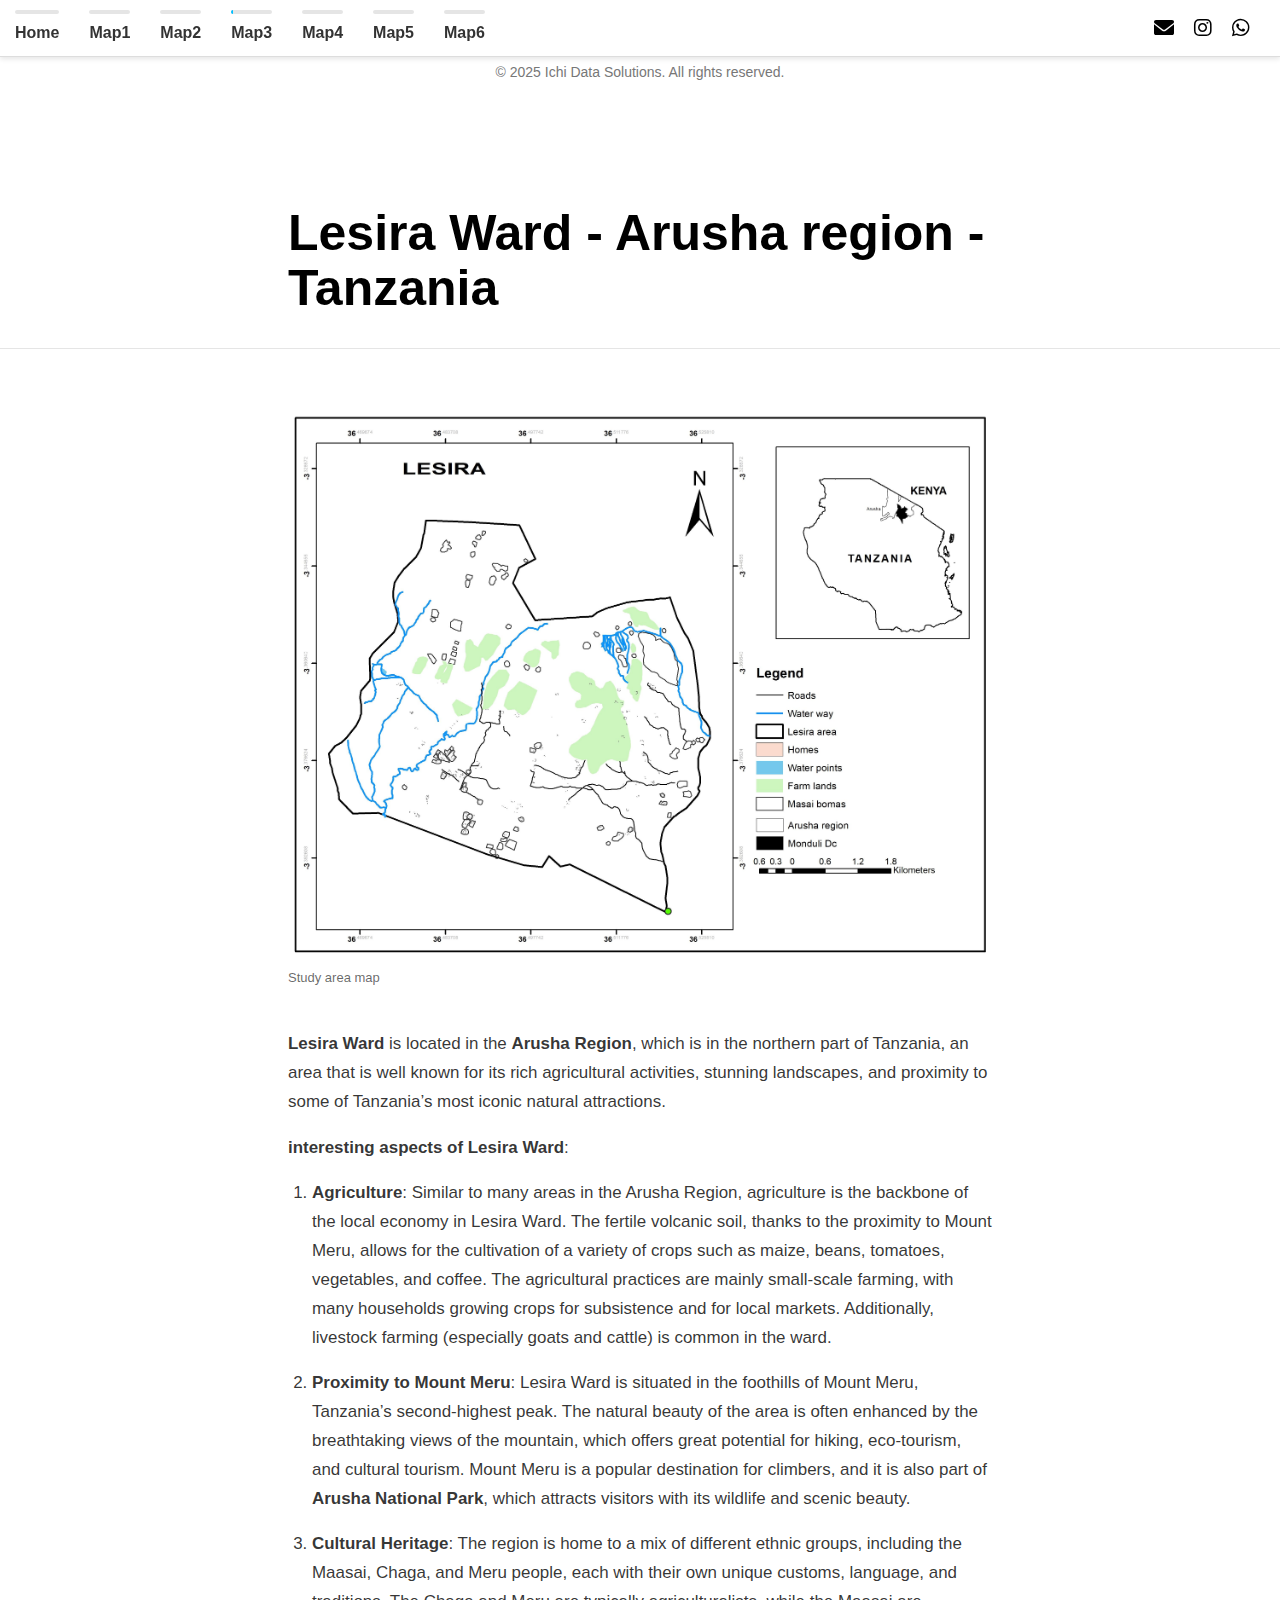
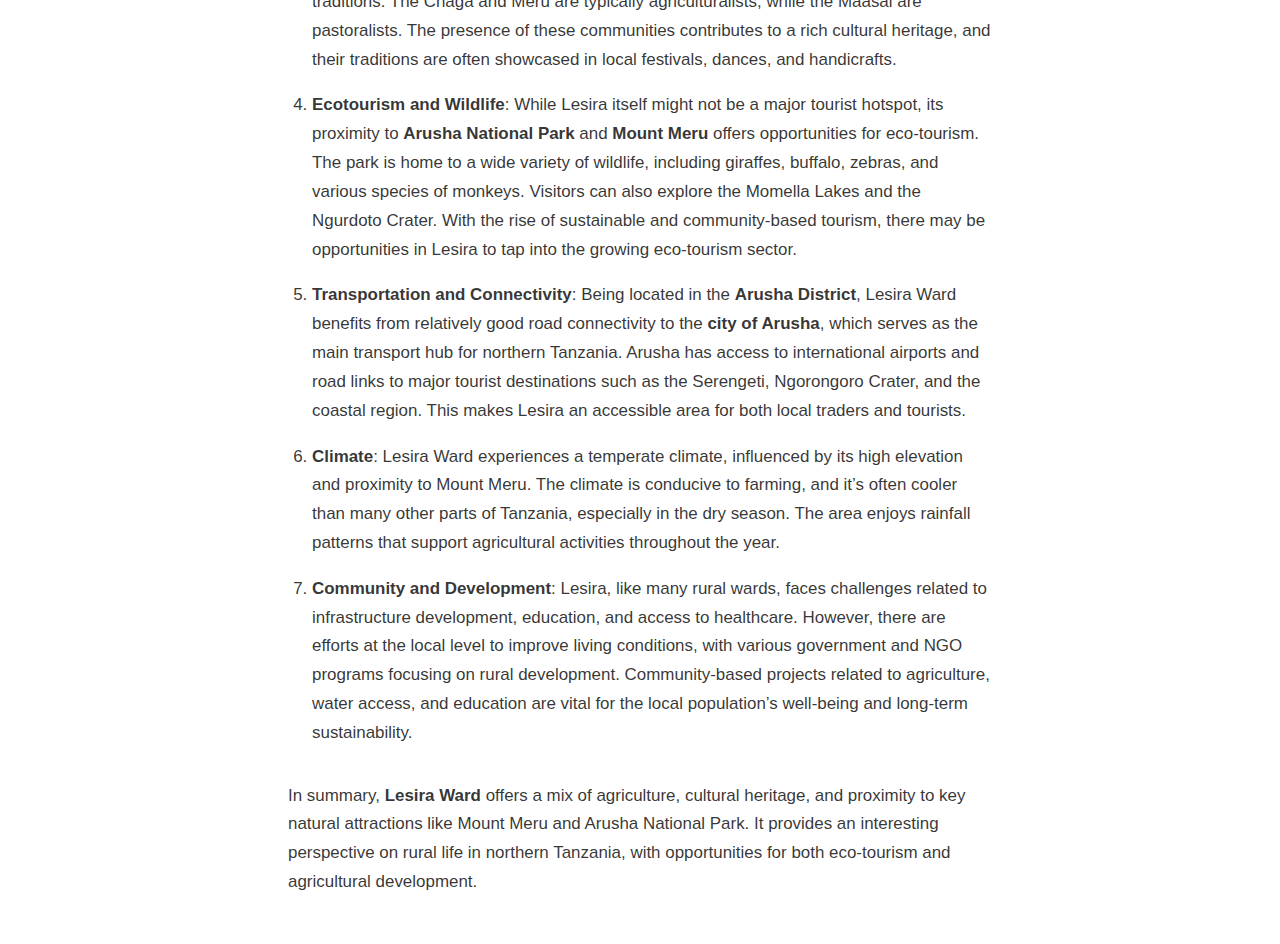
<file: docs/Map3.html>
<!DOCTYPE html>

<html xmlns="http://www.w3.org/1999/xhtml" lang="" xml:lang="">

<head>
  <meta charset="utf-8"/>
  <meta name="viewport" content="width=device-width, initial-scale=1"/>
  <meta http-equiv="X-UA-Compatible" content="IE=Edge,chrome=1"/>
  <meta name="generator" content="distill" />

  <style type="text/css">
  /* Hide doc at startup (prevent jankiness while JS renders/transforms) */
  body {
    visibility: hidden;
  }
  </style>

 <!--radix_placeholder_import_source-->
 <!--/radix_placeholder_import_source-->

<style type="text/css">code{white-space: pre;}</style>
<style type="text/css" data-origin="pandoc">
pre > code.sourceCode { white-space: pre; position: relative; }
pre > code.sourceCode > span { line-height: 1.25; }
pre > code.sourceCode > span:empty { height: 1.2em; }
.sourceCode { overflow: visible; }
code.sourceCode > span { color: inherit; text-decoration: inherit; }
div.sourceCode { margin: 1em 0; }
pre.sourceCode { margin: 0; }
@media screen {
div.sourceCode { overflow: auto; }
}
@media print {
pre > code.sourceCode { white-space: pre-wrap; }
pre > code.sourceCode > span { display: inline-block; text-indent: -5em; padding-left: 5em; }
}
pre.numberSource code
  { counter-reset: source-line 0; }
pre.numberSource code > span
  { position: relative; left: -4em; counter-increment: source-line; }
pre.numberSource code > span > a:first-child::before
  { content: counter(source-line);
    position: relative; left: -1em; text-align: right; vertical-align: baseline;
    border: none; display: inline-block;
    -webkit-touch-callout: none; -webkit-user-select: none;
    -khtml-user-select: none; -moz-user-select: none;
    -ms-user-select: none; user-select: none;
    padding: 0 4px; width: 4em;
    color: #aaaaaa;
  }
pre.numberSource { margin-left: 3em; border-left: 1px solid #aaaaaa;  padding-left: 4px; }
div.sourceCode
  { color: #00769e; background-color: #f1f3f5; }
@media screen {
pre > code.sourceCode > span > a:first-child::before { text-decoration: underline; }
}
code span { color: #00769e; } /* Normal */
code span.al { color: #ad0000; } /* Alert */
code span.an { color: #5e5e5e; } /* Annotation */
code span.at { color: #657422; } /* Attribute */
code span.bn { color: #ad0000; } /* BaseN */
code span.bu { } /* BuiltIn */
code span.cf { color: #00769e; } /* ControlFlow */
code span.ch { color: #20794d; } /* Char */
code span.cn { color: #8f5902; } /* Constant */
code span.co { color: #5e5e5e; } /* Comment */
code span.cv { color: #5e5e5e; font-style: italic; } /* CommentVar */
code span.do { color: #5e5e5e; font-style: italic; } /* Documentation */
code span.dt { color: #ad0000; } /* DataType */
code span.dv { color: #ad0000; } /* DecVal */
code span.er { color: #ad0000; } /* Error */
code span.ex { } /* Extension */
code span.fl { color: #ad0000; } /* Float */
code span.fu { color: #4758ab; } /* Function */
code span.im { } /* Import */
code span.in { color: #5e5e5e; } /* Information */
code span.kw { color: #00769e; } /* Keyword */
code span.op { color: #5e5e5e; } /* Operator */
code span.ot { color: #00769e; } /* Other */
code span.pp { color: #ad0000; } /* Preprocessor */
code span.sc { color: #5e5e5e; } /* SpecialChar */
code span.ss { color: #20794d; } /* SpecialString */
code span.st { color: #20794d; } /* String */
code span.va { color: #111111; } /* Variable */
code span.vs { color: #20794d; } /* VerbatimString */
code span.wa { color: #5e5e5e; font-style: italic; } /* Warning */
</style>


  <!--radix_placeholder_meta_tags-->
  <title>Powerful &amp; Insightful Maps: Lesira Ward - Arusha region - Tanzania</title>




  <!--  https://developers.facebook.com/docs/sharing/webmasters#markup -->
  <meta property="og:title" content="Powerful &amp; Insightful Maps: Lesira Ward - Arusha region - Tanzania"/>
  <meta property="og:type" content="article"/>
  <meta property="og:locale" content="en_US"/>
  <meta property="og:site_name" content="Powerful &amp; Insightful Maps"/>

  <!--  https://dev.twitter.com/cards/types/summary -->
  <meta property="twitter:card" content="summary"/>
  <meta property="twitter:title" content="Powerful &amp; Insightful Maps: Lesira Ward - Arusha region - Tanzania"/>

  <!--/radix_placeholder_meta_tags-->
  <!--radix_placeholder_rmarkdown_metadata-->

  <script type="text/json" id="radix-rmarkdown-metadata">
  {"type":"list","attributes":{"names":{"type":"character","attributes":{},"value":["title","description","output"]}},"value":[{"type":"character","attributes":{},"value":["Lesira Ward - Arusha region - Tanzania"]},{"type":"NULL"},{"type":"list","attributes":{"names":{"type":"character","attributes":{},"value":["distill::distill_article"]}},"value":[{"type":"list","attributes":{"names":{"type":"character","attributes":{},"value":["self_contained","includes","css"]}},"value":[{"type":"logical","attributes":{},"value":[false]},{"type":"list","attributes":{"names":{"type":"character","attributes":{},"value":["in_header"]}},"value":[{"type":"character","attributes":{},"value":["auto_slide.html"]}]},{"type":"character","attributes":{},"value":["custom.css"]}]}]}]}
  </script>
  <!--/radix_placeholder_rmarkdown_metadata-->
  <!--radix_placeholder_navigation_in_header-->
  <meta name="distill:offset" content=""/>

  <script type="application/javascript">

    window.headroom_prevent_pin = false;

    window.document.addEventListener("DOMContentLoaded", function (event) {

      // initialize headroom for banner
      var header = $('header').get(0);
      var headerHeight = header.offsetHeight;
      var headroom = new Headroom(header, {
        tolerance: 5,
        onPin : function() {
          if (window.headroom_prevent_pin) {
            window.headroom_prevent_pin = false;
            headroom.unpin();
          }
        }
      });
      headroom.init();
      if(window.location.hash)
        headroom.unpin();
      $(header).addClass('headroom--transition');

      // offset scroll location for banner on hash change
      // (see: https://github.com/WickyNilliams/headroom.js/issues/38)
      window.addEventListener("hashchange", function(event) {
        window.scrollTo(0, window.pageYOffset - (headerHeight + 25));
      });

      // responsive menu
      $('.distill-site-header').each(function(i, val) {
        var topnav = $(this);
        var toggle = topnav.find('.nav-toggle');
        toggle.on('click', function() {
          topnav.toggleClass('responsive');
        });
      });

      // nav dropdowns
      $('.nav-dropbtn').click(function(e) {
        $(this).next('.nav-dropdown-content').toggleClass('nav-dropdown-active');
        $(this).parent().siblings('.nav-dropdown')
           .children('.nav-dropdown-content').removeClass('nav-dropdown-active');
      });
      $("body").click(function(e){
        $('.nav-dropdown-content').removeClass('nav-dropdown-active');
      });
      $(".nav-dropdown").click(function(e){
        e.stopPropagation();
      });
    });
  </script>

  <style type="text/css">

  /* Theme (user-documented overrideables for nav appearance) */

  .distill-site-nav {
    color: rgba(255, 255, 255, 0.8);
    background-color: #0F2E3D;
    font-size: 15px;
    font-weight: 300;
  }

  .distill-site-nav a {
    color: inherit;
    text-decoration: none;
  }

  .distill-site-nav a:hover {
    color: white;
  }

  @media print {
    .distill-site-nav {
      display: none;
    }
  }

  .distill-site-header {

  }

  .distill-site-footer {

  }


  /* Site Header */

  .distill-site-header {
    width: 100%;
    box-sizing: border-box;
    z-index: 3;
  }

  .distill-site-header .nav-left {
    display: inline-block;
    margin-left: 8px;
  }

  @media screen and (max-width: 768px) {
    .distill-site-header .nav-left {
      margin-left: 0;
    }
  }


  .distill-site-header .nav-right {
    float: right;
    margin-right: 8px;
  }

  .distill-site-header a,
  .distill-site-header .title {
    display: inline-block;
    text-align: center;
    padding: 14px 10px 14px 10px;
  }

  .distill-site-header .title {
    font-size: 18px;
    min-width: 150px;
  }

  .distill-site-header .logo {
    padding: 0;
  }

  .distill-site-header .logo img {
    display: none;
    max-height: 20px;
    width: auto;
    margin-bottom: -4px;
  }

  .distill-site-header .nav-image img {
    max-height: 18px;
    width: auto;
    display: inline-block;
    margin-bottom: -3px;
  }



  @media screen and (min-width: 1000px) {
    .distill-site-header .logo img {
      display: inline-block;
    }
    .distill-site-header .nav-left {
      margin-left: 20px;
    }
    .distill-site-header .nav-right {
      margin-right: 20px;
    }
    .distill-site-header .title {
      padding-left: 12px;
    }
  }


  .distill-site-header .nav-toggle {
    display: none;
  }

  .nav-dropdown {
    display: inline-block;
    position: relative;
  }

  .nav-dropdown .nav-dropbtn {
    border: none;
    outline: none;
    color: rgba(255, 255, 255, 0.8);
    padding: 16px 10px;
    background-color: transparent;
    font-family: inherit;
    font-size: inherit;
    font-weight: inherit;
    margin: 0;
    margin-top: 1px;
    z-index: 2;
  }

  .nav-dropdown-content {
    display: none;
    position: absolute;
    background-color: white;
    min-width: 200px;
    border: 1px solid rgba(0,0,0,0.15);
    border-radius: 4px;
    box-shadow: 0px 8px 16px 0px rgba(0,0,0,0.1);
    z-index: 1;
    margin-top: 2px;
    white-space: nowrap;
    padding-top: 4px;
    padding-bottom: 4px;
  }

  .nav-dropdown-content hr {
    margin-top: 4px;
    margin-bottom: 4px;
    border: none;
    border-bottom: 1px solid rgba(0, 0, 0, 0.1);
  }

  .nav-dropdown-active {
    display: block;
  }

  .nav-dropdown-content a, .nav-dropdown-content .nav-dropdown-header {
    color: black;
    padding: 6px 24px;
    text-decoration: none;
    display: block;
    text-align: left;
  }

  .nav-dropdown-content .nav-dropdown-header {
    display: block;
    padding: 5px 24px;
    padding-bottom: 0;
    text-transform: uppercase;
    font-size: 14px;
    color: #999999;
    white-space: nowrap;
  }

  .nav-dropdown:hover .nav-dropbtn {
    color: white;
  }

  .nav-dropdown-content a:hover {
    background-color: #ddd;
    color: black;
  }

  .nav-right .nav-dropdown-content {
    margin-left: -45%;
    right: 0;
  }

  @media screen and (max-width: 768px) {
    .distill-site-header a, .distill-site-header .nav-dropdown  {display: none;}
    .distill-site-header a.nav-toggle {
      float: right;
      display: block;
    }
    .distill-site-header .title {
      margin-left: 0;
    }
    .distill-site-header .nav-right {
      margin-right: 0;
    }
    .distill-site-header {
      overflow: hidden;
    }
    .nav-right .nav-dropdown-content {
      margin-left: 0;
    }
  }


  @media screen and (max-width: 768px) {
    .distill-site-header.responsive {position: relative; min-height: 500px; }
    .distill-site-header.responsive a.nav-toggle {
      position: absolute;
      right: 0;
      top: 0;
    }
    .distill-site-header.responsive a,
    .distill-site-header.responsive .nav-dropdown {
      display: block;
      text-align: left;
    }
    .distill-site-header.responsive .nav-left,
    .distill-site-header.responsive .nav-right {
      width: 100%;
    }
    .distill-site-header.responsive .nav-dropdown {float: none;}
    .distill-site-header.responsive .nav-dropdown-content {position: relative;}
    .distill-site-header.responsive .nav-dropdown .nav-dropbtn {
      display: block;
      width: 100%;
      text-align: left;
    }
  }

  /* Site Footer */

  .distill-site-footer {
    width: 100%;
    overflow: hidden;
    box-sizing: border-box;
    z-index: 3;
    margin-top: 30px;
    padding-top: 30px;
    padding-bottom: 30px;
    text-align: center;
  }

  /* Headroom */

  d-title {
    padding-top: 6rem;
  }

  @media print {
    d-title {
      padding-top: 4rem;
    }
  }

  .headroom {
    z-index: 1000;
    position: fixed;
    top: 0;
    left: 0;
    right: 0;
  }

  .headroom--transition {
    transition: all .4s ease-in-out;
  }

  .headroom--unpinned {
    top: -100px;
  }

  .headroom--pinned {
    top: 0;
  }

  /* adjust viewport for navbar height */
  /* helps vertically center bootstrap (non-distill) content */
  .min-vh-100 {
    min-height: calc(100vh - 100px) !important;
  }

  </style>

  <script src="site_libs/jquery-3.6.0/jquery-3.6.0.min.js"></script>
  <link href="site_libs/font-awesome-6.5.2/css/all.min.css" rel="stylesheet"/>
  <link href="site_libs/font-awesome-6.5.2/css/v4-shims.min.css" rel="stylesheet"/>
  <script src="site_libs/headroom-0.9.4/headroom.min.js"></script>
  <script src="site_libs/autocomplete-0.37.1/autocomplete.min.js"></script>
  <script src="site_libs/fuse-6.4.1/fuse.min.js"></script>

  <script type="application/javascript">

  function getMeta(metaName) {
    var metas = document.getElementsByTagName('meta');
    for (let i = 0; i < metas.length; i++) {
      if (metas[i].getAttribute('name') === metaName) {
        return metas[i].getAttribute('content');
      }
    }
    return '';
  }

  function offsetURL(url) {
    var offset = getMeta('distill:offset');
    return offset ? offset + '/' + url : url;
  }

  function createFuseIndex() {

    // create fuse index
    var options = {
      keys: [
        { name: 'title', weight: 20 },
        { name: 'categories', weight: 15 },
        { name: 'description', weight: 10 },
        { name: 'contents', weight: 5 },
      ],
      ignoreLocation: true,
      threshold: 0
    };
    var fuse = new window.Fuse([], options);

    // fetch the main search.json
    return fetch(offsetURL('search.json'))
      .then(function(response) {
        if (response.status == 200) {
          return response.json().then(function(json) {
            // index main articles
            json.articles.forEach(function(article) {
              fuse.add(article);
            });
            // download collections and index their articles
            return Promise.all(json.collections.map(function(collection) {
              return fetch(offsetURL(collection)).then(function(response) {
                if (response.status === 200) {
                  return response.json().then(function(articles) {
                    articles.forEach(function(article) {
                      fuse.add(article);
                    });
                  })
                } else {
                  return Promise.reject(
                    new Error('Unexpected status from search index request: ' +
                              response.status)
                  );
                }
              });
            })).then(function() {
              return fuse;
            });
          });

        } else {
          return Promise.reject(
            new Error('Unexpected status from search index request: ' +
                        response.status)
          );
        }
      });
  }

  window.document.addEventListener("DOMContentLoaded", function (event) {

    // get search element (bail if we don't have one)
    var searchEl = window.document.getElementById('distill-search');
    if (!searchEl)
      return;

    createFuseIndex()
      .then(function(fuse) {

        // make search box visible
        searchEl.classList.remove('hidden');

        // initialize autocomplete
        var options = {
          autoselect: true,
          hint: false,
          minLength: 2,
        };
        window.autocomplete(searchEl, options, [{
          source: function(query, callback) {
            const searchOptions = {
              isCaseSensitive: false,
              shouldSort: true,
              minMatchCharLength: 2,
              limit: 10,
            };
            var results = fuse.search(query, searchOptions);
            callback(results
              .map(function(result) { return result.item; })
            );
          },
          templates: {
            suggestion: function(suggestion) {
              var img = suggestion.preview && Object.keys(suggestion.preview).length > 0
                ? `<img src="${offsetURL(suggestion.preview)}"</img>`
                : '';
              var html = `
                <div class="search-item">
                  <h3>${suggestion.title}</h3>
                  <div class="search-item-description">
                    ${suggestion.description || ''}
                  </div>
                  <div class="search-item-preview">
                    ${img}
                  </div>
                </div>
              `;
              return html;
            }
          }
        }]).on('autocomplete:selected', function(event, suggestion) {
          window.location.href = offsetURL(suggestion.path);
        });
        // remove inline display style on autocompleter (we want to
        // manage responsive display via css)
        $('.algolia-autocomplete').css("display", "");
      })
      .catch(function(error) {
        console.log(error);
      });

  });

  </script>

  <style type="text/css">

  .nav-search {
    font-size: x-small;
  }

  /* Algolioa Autocomplete */

  .algolia-autocomplete {
    display: inline-block;
    margin-left: 10px;
    vertical-align: sub;
    background-color: white;
    color: black;
    padding: 6px;
    padding-top: 8px;
    padding-bottom: 0;
    border-radius: 6px;
    border: 1px #0F2E3D solid;
    width: 180px;
  }


  @media screen and (max-width: 768px) {
    .distill-site-nav .algolia-autocomplete {
      display: none;
      visibility: hidden;
    }
    .distill-site-nav.responsive .algolia-autocomplete {
      display: inline-block;
      visibility: visible;
    }
    .distill-site-nav.responsive .algolia-autocomplete .aa-dropdown-menu {
      margin-left: 0;
      width: 400px;
      max-height: 400px;
    }
  }

  .algolia-autocomplete .aa-input, .algolia-autocomplete .aa-hint {
    width: 90%;
    outline: none;
    border: none;
  }

  .algolia-autocomplete .aa-hint {
    color: #999;
  }
  .algolia-autocomplete .aa-dropdown-menu {
    width: 550px;
    max-height: 70vh;
    overflow-x: visible;
    overflow-y: scroll;
    padding: 5px;
    margin-top: 3px;
    margin-left: -150px;
    background-color: #fff;
    border-radius: 5px;
    border: 1px solid #999;
    border-top: none;
  }

  .algolia-autocomplete .aa-dropdown-menu .aa-suggestion {
    cursor: pointer;
    padding: 5px 4px;
    border-bottom: 1px solid #eee;
  }

  .algolia-autocomplete .aa-dropdown-menu .aa-suggestion:last-of-type {
    border-bottom: none;
    margin-bottom: 2px;
  }

  .algolia-autocomplete .aa-dropdown-menu .aa-suggestion .search-item {
    overflow: hidden;
    font-size: 0.8em;
    line-height: 1.4em;
  }

  .algolia-autocomplete .aa-dropdown-menu .aa-suggestion .search-item h3 {
    font-size: 1rem;
    margin-block-start: 0;
    margin-block-end: 5px;
  }

  .algolia-autocomplete .aa-dropdown-menu .aa-suggestion .search-item-description {
    display: inline-block;
    overflow: hidden;
    height: 2.8em;
    width: 80%;
    margin-right: 4%;
  }

  .algolia-autocomplete .aa-dropdown-menu .aa-suggestion .search-item-preview {
    display: inline-block;
    width: 15%;
  }

  .algolia-autocomplete .aa-dropdown-menu .aa-suggestion .search-item-preview img {
    height: 3em;
    width: auto;
    display: none;
  }

  .algolia-autocomplete .aa-dropdown-menu .aa-suggestion .search-item-preview img[src] {
    display: initial;
  }

  .algolia-autocomplete .aa-dropdown-menu .aa-suggestion.aa-cursor {
    background-color: #eee;
  }
  .algolia-autocomplete .aa-dropdown-menu .aa-suggestion em {
    font-weight: bold;
    font-style: normal;
  }

  </style>


  <!--/radix_placeholder_navigation_in_header-->
  <!--radix_placeholder_distill-->

  <style type="text/css">

  body {
    background-color: white;
  }

  .pandoc-table {
    width: 100%;
  }

  .pandoc-table>caption {
    margin-bottom: 10px;
  }

  .pandoc-table th:not([align]) {
    text-align: left;
  }

  .pagedtable-footer {
    font-size: 15px;
  }

  d-byline .byline {
    grid-template-columns: 2fr 2fr;
  }

  d-byline .byline h3 {
    margin-block-start: 1.5em;
  }

  d-byline .byline .authors-affiliations h3 {
    margin-block-start: 0.5em;
  }

  .authors-affiliations .orcid-id {
    width: 16px;
    height:16px;
    margin-left: 4px;
    margin-right: 4px;
    vertical-align: middle;
    padding-bottom: 2px;
  }

  d-title .dt-tags {
    margin-top: 1em;
    grid-column: text;
  }

  .dt-tags .dt-tag {
    text-decoration: none;
    display: inline-block;
    color: rgba(0,0,0,0.6);
    padding: 0em 0.4em;
    margin-right: 0.5em;
    margin-bottom: 0.4em;
    font-size: 70%;
    border: 1px solid rgba(0,0,0,0.2);
    border-radius: 3px;
    text-transform: uppercase;
    font-weight: 500;
  }

  d-article table.gt_table td,
  d-article table.gt_table th {
    border-bottom: none;
    font-size: 100%;
  }

  .html-widget {
    margin-bottom: 2.0em;
  }

  .l-screen-inset {
    padding-right: 16px;
  }

  .l-screen .caption {
    margin-left: 10px;
  }

  .shaded {
    background: rgb(247, 247, 247);
    padding-top: 20px;
    padding-bottom: 20px;
    border-top: 1px solid rgba(0, 0, 0, 0.1);
    border-bottom: 1px solid rgba(0, 0, 0, 0.1);
  }

  .shaded .html-widget {
    margin-bottom: 0;
    border: 1px solid rgba(0, 0, 0, 0.1);
  }

  .shaded .shaded-content {
    background: white;
  }

  .text-output {
    margin-top: 0;
    line-height: 1.5em;
  }

  .hidden {
    display: none !important;
  }

  hr.section-separator {
    border: none;
    border-top: 1px solid rgba(0, 0, 0, 0.1);
    margin: 0px;
  }


  d-byline {
    border-top: none;
  }

  d-article {
    padding-top: 2.5rem;
    padding-bottom: 30px;
    border-top: none;
  }

  d-appendix {
    padding-top: 30px;
  }

  d-article>p>img {
    width: 100%;
  }

  d-article h2 {
    margin: 1rem 0 1.5rem 0;
  }

  d-article h3 {
    margin-top: 1.5rem;
  }

  d-article iframe {
    border: 1px solid rgba(0, 0, 0, 0.1);
    margin-bottom: 2.0em;
    width: 100%;
  }

  /* Tweak code blocks */

  d-article div.sourceCode code,
  d-article pre code {
    font-family: Consolas, Monaco, 'Andale Mono', 'Ubuntu Mono', monospace;
  }

  d-article pre,
  d-article div.sourceCode,
  d-article div.sourceCode pre {
    overflow: auto;
  }

  d-article div.sourceCode {
    background-color: white;
  }

  d-article div.sourceCode pre {
    padding-left: 10px;
    font-size: 12px;
    border-left: 2px solid rgba(0,0,0,0.1);
  }

  d-article pre {
    font-size: 12px;
    color: black;
    background: none;
    margin-top: 0;
    text-align: left;
    white-space: pre;
    word-spacing: normal;
    word-break: normal;
    word-wrap: normal;
    line-height: 1.5;

    -moz-tab-size: 4;
    -o-tab-size: 4;
    tab-size: 4;

    -webkit-hyphens: none;
    -moz-hyphens: none;
    -ms-hyphens: none;
    hyphens: none;
  }

  d-article pre a {
    border-bottom: none;
  }

  d-article pre a:hover {
    border-bottom: none;
    text-decoration: underline;
  }

  d-article details {
    grid-column: text;
    margin-bottom: 0.8em;
  }

  @media(min-width: 768px) {

  d-article pre,
  d-article div.sourceCode,
  d-article div.sourceCode pre {
    overflow: visible !important;
  }

  d-article div.sourceCode pre {
    padding-left: 18px;
    font-size: 14px;
  }

  /* tweak for Pandoc numbered line within distill */
  d-article pre.numberSource code > span {
      left: -2em;
  }

  d-article pre {
    font-size: 14px;
  }

  }

  figure img.external {
    background: white;
    border: 1px solid rgba(0, 0, 0, 0.1);
    box-shadow: 0 1px 8px rgba(0, 0, 0, 0.1);
    padding: 18px;
    box-sizing: border-box;
  }

  /* CSS for d-contents */

  .d-contents {
    grid-column: text;
    color: rgba(0,0,0,0.8);
    font-size: 0.9em;
    padding-bottom: 1em;
    margin-bottom: 1em;
    padding-bottom: 0.5em;
    margin-bottom: 1em;
    padding-left: 0.25em;
    justify-self: start;
  }

  @media(min-width: 1000px) {
    .d-contents.d-contents-float {
      height: 0;
      grid-column-start: 1;
      grid-column-end: 4;
      justify-self: center;
      padding-right: 3em;
      padding-left: 2em;
    }
  }

  .d-contents nav h3 {
    font-size: 18px;
    margin-top: 0;
    margin-bottom: 1em;
  }

  .d-contents li {
    list-style-type: none
  }

  .d-contents nav > ul {
    padding-left: 0;
  }

  .d-contents ul {
    padding-left: 1em
  }

  .d-contents nav ul li {
    margin-top: 0.6em;
    margin-bottom: 0.2em;
  }

  .d-contents nav a {
    font-size: 13px;
    border-bottom: none;
    text-decoration: none
    color: rgba(0, 0, 0, 0.8);
  }

  .d-contents nav a:hover {
    text-decoration: underline solid rgba(0, 0, 0, 0.6)
  }

  .d-contents nav > ul > li > a {
    font-weight: 600;
  }

  .d-contents nav > ul > li > ul {
    font-weight: inherit;
  }

  .d-contents nav > ul > li > ul > li {
    margin-top: 0.2em;
  }


  .d-contents nav ul {
    margin-top: 0;
    margin-bottom: 0.25em;
  }

  .d-article-with-toc h2:nth-child(2) {
    margin-top: 0;
  }


  /* Figure */

  .figure {
    position: relative;
    margin-bottom: 2.5em;
    margin-top: 1.5em;
  }

  .figure .caption {
    color: rgba(0, 0, 0, 0.6);
    font-size: 12px;
    line-height: 1.5em;
  }

  .figure img.external {
    background: white;
    border: 1px solid rgba(0, 0, 0, 0.1);
    box-shadow: 0 1px 8px rgba(0, 0, 0, 0.1);
    padding: 18px;
    box-sizing: border-box;
  }

  .figure .caption a {
    color: rgba(0, 0, 0, 0.6);
  }

  .figure .caption b,
  .figure .caption strong, {
    font-weight: 600;
    color: rgba(0, 0, 0, 1.0);
  }

  /* Citations */

  d-article .citation {
    color: inherit;
    cursor: inherit;
  }

  div.hanging-indent{
    margin-left: 1em; text-indent: -1em;
  }

  /* Citation hover box */

  .tippy-box[data-theme~=light-border] {
    background-color: rgba(250, 250, 250, 0.95);
  }

  .tippy-content > p {
    margin-bottom: 0;
    padding: 2px;
  }


  /* Tweak 1000px media break to show more text */

  @media(min-width: 1000px) {
    .base-grid,
    distill-header,
    d-title,
    d-abstract,
    d-article,
    d-appendix,
    distill-appendix,
    d-byline,
    d-footnote-list,
    d-citation-list,
    distill-footer {
      grid-template-columns: [screen-start] 1fr [page-start kicker-start] 80px [middle-start] 50px [text-start kicker-end] 65px 65px 65px 65px 65px 65px 65px 65px [text-end gutter-start] 65px [middle-end] 65px [page-end gutter-end] 1fr [screen-end];
      grid-column-gap: 16px;
    }

    .grid {
      grid-column-gap: 16px;
    }

    d-article {
      font-size: 1.06rem;
      line-height: 1.7em;
    }
    figure .caption, .figure .caption, figure figcaption {
      font-size: 13px;
    }
  }

  @media(min-width: 1180px) {
    .base-grid,
    distill-header,
    d-title,
    d-abstract,
    d-article,
    d-appendix,
    distill-appendix,
    d-byline,
    d-footnote-list,
    d-citation-list,
    distill-footer {
      grid-template-columns: [screen-start] 1fr [page-start kicker-start] 60px [middle-start] 60px [text-start kicker-end] 60px 60px 60px 60px 60px 60px 60px 60px [text-end gutter-start] 60px [middle-end] 60px [page-end gutter-end] 1fr [screen-end];
      grid-column-gap: 32px;
    }

    .grid {
      grid-column-gap: 32px;
    }
  }


  /* Get the citation styles for the appendix (not auto-injected on render since
     we do our own rendering of the citation appendix) */

  d-appendix .citation-appendix,
  .d-appendix .citation-appendix {
    font-size: 11px;
    line-height: 15px;
    border-left: 1px solid rgba(0, 0, 0, 0.1);
    padding-left: 18px;
    border: 1px solid rgba(0,0,0,0.1);
    background: rgba(0, 0, 0, 0.02);
    padding: 10px 18px;
    border-radius: 3px;
    color: rgba(150, 150, 150, 1);
    overflow: hidden;
    margin-top: -12px;
    white-space: pre-wrap;
    word-wrap: break-word;
  }

  /* Include appendix styles here so they can be overridden */

  d-appendix {
    contain: layout style;
    font-size: 0.8em;
    line-height: 1.7em;
    margin-top: 60px;
    margin-bottom: 0;
    border-top: 1px solid rgba(0, 0, 0, 0.1);
    color: rgba(0,0,0,0.5);
    padding-top: 60px;
    padding-bottom: 48px;
  }

  d-appendix h3 {
    grid-column: page-start / text-start;
    font-size: 15px;
    font-weight: 500;
    margin-top: 1em;
    margin-bottom: 0;
    color: rgba(0,0,0,0.65);
  }

  d-appendix h3 + * {
    margin-top: 1em;
  }

  d-appendix ol {
    padding: 0 0 0 15px;
  }

  @media (min-width: 768px) {
    d-appendix ol {
      padding: 0 0 0 30px;
      margin-left: -30px;
    }
  }

  d-appendix li {
    margin-bottom: 1em;
  }

  d-appendix a {
    color: rgba(0, 0, 0, 0.6);
  }

  d-appendix > * {
    grid-column: text;
  }

  d-appendix > d-footnote-list,
  d-appendix > d-citation-list,
  d-appendix > distill-appendix {
    grid-column: screen;
  }

  /* Include footnote styles here so they can be overridden */

  d-footnote-list {
    contain: layout style;
  }

  d-footnote-list > * {
    grid-column: text;
  }

  d-footnote-list a.footnote-backlink {
    color: rgba(0,0,0,0.3);
    padding-left: 0.5em;
  }



  /* Anchor.js */

  .anchorjs-link {
    /*transition: all .25s linear; */
    text-decoration: none;
    border-bottom: none;
  }
  *:hover > .anchorjs-link {
    margin-left: -1.125em !important;
    text-decoration: none;
    border-bottom: none;
  }

  /* Social footer */

  .social_footer {
    margin-top: 30px;
    margin-bottom: 0;
    color: rgba(0,0,0,0.67);
  }

  .disqus-comments {
    margin-right: 30px;
  }

  .disqus-comment-count {
    border-bottom: 1px solid rgba(0, 0, 0, 0.4);
    cursor: pointer;
  }

  #disqus_thread {
    margin-top: 30px;
  }

  .article-sharing a {
    border-bottom: none;
    margin-right: 8px;
  }

  .article-sharing a:hover {
    border-bottom: none;
  }

  .sidebar-section.subscribe {
    font-size: 12px;
    line-height: 1.6em;
  }

  .subscribe p {
    margin-bottom: 0.5em;
  }


  .article-footer .subscribe {
    font-size: 15px;
    margin-top: 45px;
  }


  .sidebar-section.custom {
    font-size: 12px;
    line-height: 1.6em;
  }

  .custom p {
    margin-bottom: 0.5em;
  }

  /* Styles for listing layout (hide title) */
  .layout-listing d-title, .layout-listing .d-title {
    display: none;
  }

  /* Styles for posts lists (not auto-injected) */


  .posts-with-sidebar {
    padding-left: 45px;
    padding-right: 45px;
  }

  .posts-list .description h2,
  .posts-list .description p {
    font-family: -apple-system, BlinkMacSystemFont, "Segoe UI", Roboto, Oxygen, Ubuntu, Cantarell, "Fira Sans", "Droid Sans", "Helvetica Neue", Arial, sans-serif;
  }

  .posts-list .description h2 {
    font-weight: 700;
    border-bottom: none;
    padding-bottom: 0;
  }

  .posts-list h2.post-tag {
    border-bottom: 1px solid rgba(0, 0, 0, 0.2);
    padding-bottom: 12px;
  }
  .posts-list {
    margin-top: 60px;
    margin-bottom: 24px;
  }

  .posts-list .post-preview {
    text-decoration: none;
    overflow: hidden;
    display: block;
    border-bottom: 1px solid rgba(0, 0, 0, 0.1);
    padding: 24px 0;
  }

  .post-preview-last {
    border-bottom: none !important;
  }

  .posts-list .posts-list-caption {
    grid-column: screen;
    font-weight: 400;
  }

  .posts-list .post-preview h2 {
    margin: 0 0 6px 0;
    line-height: 1.2em;
    font-style: normal;
    font-size: 24px;
  }

  .posts-list .post-preview p {
    margin: 0 0 12px 0;
    line-height: 1.4em;
    font-size: 16px;
  }

  .posts-list .post-preview .thumbnail {
    box-sizing: border-box;
    margin-bottom: 24px;
    position: relative;
    max-width: 500px;
  }
  .posts-list .post-preview img {
    width: 100%;
    display: block;
  }

  .posts-list .metadata {
    font-size: 12px;
    line-height: 1.4em;
    margin-bottom: 18px;
  }

  .posts-list .metadata > * {
    display: inline-block;
  }

  .posts-list .metadata .publishedDate {
    margin-right: 2em;
  }

  .posts-list .metadata .dt-authors {
    display: block;
    margin-top: 0.3em;
    margin-right: 2em;
  }

  .posts-list .dt-tags {
    display: block;
    line-height: 1em;
  }

  .posts-list .dt-tags .dt-tag {
    display: inline-block;
    color: rgba(0,0,0,0.6);
    padding: 0.3em 0.4em;
    margin-right: 0.2em;
    margin-bottom: 0.4em;
    font-size: 60%;
    border: 1px solid rgba(0,0,0,0.2);
    border-radius: 3px;
    text-transform: uppercase;
    font-weight: 500;
  }

  .posts-list img {
    opacity: 1;
  }

  .posts-list img[data-src] {
    opacity: 0;
  }

  .posts-more {
    clear: both;
  }


  .posts-sidebar {
    font-size: 16px;
  }

  .posts-sidebar h3 {
    font-size: 16px;
    margin-top: 0;
    margin-bottom: 0.5em;
    font-weight: 400;
    text-transform: uppercase;
  }

  .sidebar-section {
    margin-bottom: 30px;
  }

  .categories ul {
    list-style-type: none;
    margin: 0;
    padding: 0;
  }

  .categories li {
    color: rgba(0, 0, 0, 0.8);
    margin-bottom: 0;
  }

  .categories li>a {
    border-bottom: none;
  }

  .categories li>a:hover {
    border-bottom: 1px solid rgba(0, 0, 0, 0.4);
  }

  .categories .active {
    font-weight: 600;
  }

  .categories .category-count {
    color: rgba(0, 0, 0, 0.4);
  }


  @media(min-width: 768px) {
    .posts-list .post-preview h2 {
      font-size: 26px;
    }
    .posts-list .post-preview .thumbnail {
      float: right;
      width: 30%;
      margin-bottom: 0;
    }
    .posts-list .post-preview .description {
      float: left;
      width: 45%;
    }
    .posts-list .post-preview .metadata {
      float: left;
      width: 20%;
      margin-top: 8px;
    }
    .posts-list .post-preview p {
      margin: 0 0 12px 0;
      line-height: 1.5em;
      font-size: 16px;
    }
    .posts-with-sidebar .posts-list {
      float: left;
      width: 75%;
    }
    .posts-with-sidebar .posts-sidebar {
      float: right;
      width: 20%;
      margin-top: 60px;
      padding-top: 24px;
      padding-bottom: 24px;
    }
  }


  /* Improve display for browsers without grid (IE/Edge <= 15) */

  .downlevel {
    line-height: 1.6em;
    font-family: -apple-system, BlinkMacSystemFont, "Segoe UI", Roboto, Oxygen, Ubuntu, Cantarell, "Fira Sans", "Droid Sans", "Helvetica Neue", Arial, sans-serif;
    margin: 0;
  }

  .downlevel .d-title {
    padding-top: 6rem;
    padding-bottom: 1.5rem;
  }

  .downlevel .d-title h1 {
    font-size: 50px;
    font-weight: 700;
    line-height: 1.1em;
    margin: 0 0 0.5rem;
  }

  .downlevel .d-title p {
    font-weight: 300;
    font-size: 1.2rem;
    line-height: 1.55em;
    margin-top: 0;
  }

  .downlevel .d-byline {
    padding-top: 0.8em;
    padding-bottom: 0.8em;
    font-size: 0.8rem;
    line-height: 1.8em;
  }

  .downlevel .section-separator {
    border: none;
    border-top: 1px solid rgba(0, 0, 0, 0.1);
  }

  .downlevel .d-article {
    font-size: 1.06rem;
    line-height: 1.7em;
    padding-top: 1rem;
    padding-bottom: 2rem;
  }


  .downlevel .d-appendix {
    padding-left: 0;
    padding-right: 0;
    max-width: none;
    font-size: 0.8em;
    line-height: 1.7em;
    margin-bottom: 0;
    color: rgba(0,0,0,0.5);
    padding-top: 40px;
    padding-bottom: 48px;
  }

  .downlevel .footnotes ol {
    padding-left: 13px;
  }

  .downlevel .base-grid,
  .downlevel .distill-header,
  .downlevel .d-title,
  .downlevel .d-abstract,
  .downlevel .d-article,
  .downlevel .d-appendix,
  .downlevel .distill-appendix,
  .downlevel .d-byline,
  .downlevel .d-footnote-list,
  .downlevel .d-citation-list,
  .downlevel .distill-footer,
  .downlevel .appendix-bottom,
  .downlevel .posts-container {
    padding-left: 40px;
    padding-right: 40px;
  }

  @media(min-width: 768px) {
    .downlevel .base-grid,
    .downlevel .distill-header,
    .downlevel .d-title,
    .downlevel .d-abstract,
    .downlevel .d-article,
    .downlevel .d-appendix,
    .downlevel .distill-appendix,
    .downlevel .d-byline,
    .downlevel .d-footnote-list,
    .downlevel .d-citation-list,
    .downlevel .distill-footer,
    .downlevel .appendix-bottom,
    .downlevel .posts-container {
    padding-left: 150px;
    padding-right: 150px;
    max-width: 900px;
  }
  }

  .downlevel pre code {
    display: block;
    border-left: 2px solid rgba(0, 0, 0, .1);
    padding: 0 0 0 20px;
    font-size: 14px;
  }

  .downlevel code, .downlevel pre {
    color: black;
    background: none;
    font-family: Consolas, Monaco, 'Andale Mono', 'Ubuntu Mono', monospace;
    text-align: left;
    white-space: pre;
    word-spacing: normal;
    word-break: normal;
    word-wrap: normal;
    line-height: 1.5;

    -moz-tab-size: 4;
    -o-tab-size: 4;
    tab-size: 4;

    -webkit-hyphens: none;
    -moz-hyphens: none;
    -ms-hyphens: none;
    hyphens: none;
  }

  .downlevel .posts-list .post-preview {
    color: inherit;
  }



  </style>

  <script type="application/javascript">

  function is_downlevel_browser() {
    if (bowser.isUnsupportedBrowser({ msie: "12", msedge: "16"},
                                   window.navigator.userAgent)) {
      return true;
    } else {
      return window.load_distill_framework === undefined;
    }
  }

  // show body when load is complete
  function on_load_complete() {

    // add anchors
    if (window.anchors) {
      window.anchors.options.placement = 'left';
      window.anchors.add('d-article > h2, d-article > h3, d-article > h4, d-article > h5');
    }


    // set body to visible
    document.body.style.visibility = 'visible';

    // force redraw for leaflet widgets
    if (window.HTMLWidgets) {
      var maps = window.HTMLWidgets.findAll(".leaflet");
      $.each(maps, function(i, el) {
        var map = this.getMap();
        map.invalidateSize();
        map.eachLayer(function(layer) {
          if (layer instanceof L.TileLayer)
            layer.redraw();
        });
      });
    }

    // trigger 'shown' so htmlwidgets resize
    $('d-article').trigger('shown');
  }

  function init_distill() {

    init_common();

    // create front matter
    var front_matter = $('<d-front-matter></d-front-matter>');
    $('#distill-front-matter').wrap(front_matter);

    // create d-title
    $('.d-title').changeElementType('d-title');

    // separator
    var separator = '<hr class="section-separator" style="clear: both"/>';
    // prepend separator above appendix
    $('.d-byline').before(separator);
    $('.d-article').before(separator);

    // create d-byline
    var byline = $('<d-byline></d-byline>');
    $('.d-byline').replaceWith(byline);

    // create d-article
    var article = $('<d-article></d-article>');
    $('.d-article').wrap(article).children().unwrap();

    // move posts container into article
    $('.posts-container').appendTo($('d-article'));

    // create d-appendix
    $('.d-appendix').changeElementType('d-appendix');

    // flag indicating that we have appendix items
    var appendix = $('.appendix-bottom').children('h3').length > 0;

    // replace footnotes with <d-footnote>
    $('.footnote-ref').each(function(i, val) {
      appendix = true;
      var href = $(this).attr('href');
      var id = href.replace('#', '');
      var fn = $('#' + id);
      var fn_p = $('#' + id + '>p');
      fn_p.find('.footnote-back').remove();
      var text = fn_p.html();
      var dtfn = $('<d-footnote></d-footnote>');
      dtfn.html(text);
      $(this).replaceWith(dtfn);
    });
    // remove footnotes
    $('.footnotes').remove();

    // move refs into #references-listing
    $('#references-listing').replaceWith($('#refs'));

    $('h1.appendix, h2.appendix').each(function(i, val) {
      $(this).changeElementType('h3');
    });
    $('h3.appendix').each(function(i, val) {
      var id = $(this).attr('id');
      $('.d-contents a[href="#' + id + '"]').parent().remove();
      appendix = true;
      $(this).nextUntil($('h1, h2, h3')).addBack().appendTo($('d-appendix'));
    });

    // show d-appendix if we have appendix content
    $("d-appendix").css('display', appendix ? 'grid' : 'none');

    // localize layout chunks to just output
    $('.layout-chunk').each(function(i, val) {

      // capture layout
      var layout = $(this).attr('data-layout');

      // apply layout to markdown level block elements
      var elements = $(this).children().not('details, div.sourceCode, pre, script');
      elements.each(function(i, el) {
        var layout_div = $('<div class="' + layout + '"></div>');
        if (layout_div.hasClass('shaded')) {
          var shaded_content = $('<div class="shaded-content"></div>');
          $(this).wrap(shaded_content);
          $(this).parent().wrap(layout_div);
        } else {
          $(this).wrap(layout_div);
        }
      });


      // unwrap the layout-chunk div
      $(this).children().unwrap();
    });

    // remove code block used to force  highlighting css
    $('.distill-force-highlighting-css').parent().remove();

    // remove empty line numbers inserted by pandoc when using a
    // custom syntax highlighting theme, except when numbering line
    // in code chunk
    $('pre:not(.numberLines) code.sourceCode a:empty').remove();

    // load distill framework
    load_distill_framework();

    // wait for window.distillRunlevel == 4 to do post processing
    function distill_post_process() {

      if (!window.distillRunlevel || window.distillRunlevel < 4)
        return;

      // hide author/affiliations entirely if we have no authors
      var front_matter = JSON.parse($("#distill-front-matter").html());
      var have_authors = front_matter.authors && front_matter.authors.length > 0;
      if (!have_authors)
        $('d-byline').addClass('hidden');

      // article with toc class
      $('.d-contents').parent().addClass('d-article-with-toc');

      // strip links that point to #
      $('.authors-affiliations').find('a[href="#"]').removeAttr('href');

      // add orcid ids
      $('.authors-affiliations').find('.author').each(function(i, el) {
        var orcid_id = front_matter.authors[i].orcidID;
        var author_name = front_matter.authors[i].author
        if (orcid_id) {
          var a = $('<a></a>');
          a.attr('href', 'https://orcid.org/' + orcid_id);
          var img = $('<img></img>');
          img.addClass('orcid-id');
          img.attr('alt', author_name ? 'ORCID ID for ' + author_name : 'ORCID ID');
          img.attr('src','[data-uri]');
          a.append(img);
          $(this).append(a);
        }
      });

      // hide elements of author/affiliations grid that have no value
      function hide_byline_column(caption) {
        $('d-byline').find('h3:contains("' + caption + '")').parent().css('visibility', 'hidden');
      }

      // affiliations
      var have_affiliations = false;
      for (var i = 0; i<front_matter.authors.length; ++i) {
        var author = front_matter.authors[i];
        if (author.affiliation !== "&nbsp;") {
          have_affiliations = true;
          break;
        }
      }
      if (!have_affiliations)
        $('d-byline').find('h3:contains("Affiliations")').css('visibility', 'hidden');

      // published date
      if (!front_matter.publishedDate)
        hide_byline_column("Published");

      // document object identifier
      var doi = $('d-byline').find('h3:contains("DOI")');
      var doi_p = doi.next().empty();
      if (!front_matter.doi) {
        // if we have a citation and valid citationText then link to that
        if ($('#citation').length > 0 && front_matter.citationText) {
          doi.html('Citation');
          $('<a href="#citation"></a>')
            .text(front_matter.citationText)
            .appendTo(doi_p);
        } else {
          hide_byline_column("DOI");
        }
      } else {
        $('<a></a>')
           .attr('href', "https://doi.org/" + front_matter.doi)
           .html(front_matter.doi)
           .appendTo(doi_p);
      }

       // change plural form of authors/affiliations
      if (front_matter.authors.length === 1) {
        var grid = $('.authors-affiliations');
        grid.children('h3:contains("Authors")').text('Author');
        grid.children('h3:contains("Affiliations")').text('Affiliation');
      }

      // remove d-appendix and d-footnote-list local styles
      $('d-appendix > style:first-child').remove();
      $('d-footnote-list > style:first-child').remove();

      // move appendix-bottom entries to the bottom
      $('.appendix-bottom').appendTo('d-appendix').children().unwrap();
      $('.appendix-bottom').remove();

      // hoverable references
      $('span.citation[data-cites]').each(function() {
        const citeChild = $(this).children()[0]
        // Do not process if @xyz has been used without escaping and without bibliography activated
        // https://github.com/rstudio/distill/issues/466
        if (citeChild === undefined) return true

        if (citeChild.nodeName == "D-FOOTNOTE") {
          var fn = citeChild
          $(this).html(fn.shadowRoot.querySelector("sup"))
          $(this).id = fn.id
          fn.remove()
        }
        var refs = $(this).attr('data-cites').split(" ");
        var refHtml = refs.map(function(ref) {
          // Could use CSS.escape too here, we insure backward compatibility in navigator
          return "<p>" + $('div[id="ref-' + ref + '"]').html() + "</p>";
        }).join("\n");
        window.tippy(this, {
          allowHTML: true,
          content: refHtml,
          maxWidth: 500,
          interactive: true,
          interactiveBorder: 10,
          theme: 'light-border',
          placement: 'bottom-start'
        });
      });

      // fix footnotes in tables (#411)
      // replacing broken distill.pub feature
      $('table d-footnote').each(function() {
        // we replace internal showAtNode methode which is triggered when hovering a footnote
        this.hoverBox.showAtNode = function(node) {
          // ported from https://github.com/distillpub/template/pull/105/files
          calcOffset = function(elem) {
              let x = elem.offsetLeft;
              let y = elem.offsetTop;
              // Traverse upwards until an `absolute` element is found or `elem`
              // becomes null.
              while (elem = elem.offsetParent && elem.style.position != 'absolute') {
                  x += elem.offsetLeft;
                  y += elem.offsetTop;
              }

              return { left: x, top: y };
          }
          // https://developer.mozilla.org/en-US/docs/Web/API/HTMLElement/offsetTop
          const bbox = node.getBoundingClientRect();
          const offset = calcOffset(node);
          this.show([offset.left + bbox.width, offset.top + bbox.height]);
        }
      })

      // clear polling timer
      clearInterval(tid);

      // show body now that everything is ready
      on_load_complete();
    }

    var tid = setInterval(distill_post_process, 50);
    distill_post_process();

  }

  function init_downlevel() {

    init_common();

     // insert hr after d-title
    $('.d-title').after($('<hr class="section-separator"/>'));

    // check if we have authors
    var front_matter = JSON.parse($("#distill-front-matter").html());
    var have_authors = front_matter.authors && front_matter.authors.length > 0;

    // manage byline/border
    if (!have_authors)
      $('.d-byline').remove();
    $('.d-byline').after($('<hr class="section-separator"/>'));
    $('.d-byline a').remove();

    // remove toc
    $('.d-contents').remove();

    // move appendix elements
    $('h1.appendix, h2.appendix').each(function(i, val) {
      $(this).changeElementType('h3');
    });
    $('h3.appendix').each(function(i, val) {
      $(this).nextUntil($('h1, h2, h3')).addBack().appendTo($('.d-appendix'));
    });


    // inject headers into references and footnotes
    var refs_header = $('<h3></h3>');
    refs_header.text('References');
    $('#refs').prepend(refs_header);

    var footnotes_header = $('<h3></h3');
    footnotes_header.text('Footnotes');
    $('.footnotes').children('hr').first().replaceWith(footnotes_header);

    // move appendix-bottom entries to the bottom
    $('.appendix-bottom').appendTo('.d-appendix').children().unwrap();
    $('.appendix-bottom').remove();

    // remove appendix if it's empty
    if ($('.d-appendix').children().length === 0)
      $('.d-appendix').remove();

    // prepend separator above appendix
    $('.d-appendix').before($('<hr class="section-separator" style="clear: both"/>'));

    // trim code
    $('pre>code').each(function(i, val) {
      $(this).html($.trim($(this).html()));
    });

    // move posts-container right before article
    $('.posts-container').insertBefore($('.d-article'));

    $('body').addClass('downlevel');

    on_load_complete();
  }


  function init_common() {

    // jquery plugin to change element types
    (function($) {
      $.fn.changeElementType = function(newType) {
        var attrs = {};

        $.each(this[0].attributes, function(idx, attr) {
          attrs[attr.nodeName] = attr.nodeValue;
        });

        this.replaceWith(function() {
          return $("<" + newType + "/>", attrs).append($(this).contents());
        });
      };
    })(jQuery);

    // prevent underline for linked images
    $('a > img').parent().css({'border-bottom' : 'none'});

    // mark non-body figures created by knitr chunks as 100% width
    $('.layout-chunk').each(function(i, val) {
      var figures = $(this).find('img, .html-widget');
      // ignore leaflet img layers (#106)
      figures = figures.filter(':not(img[class*="leaflet"])')
      if ($(this).attr('data-layout') !== "l-body") {
        figures.css('width', '100%');
      } else {
        figures.css('max-width', '100%');
        figures.filter("[width]").each(function(i, val) {
          var fig = $(this);
          fig.css('width', fig.attr('width') + 'px');
        });

      }
    });

    // auto-append index.html to post-preview links in file: protocol
    // and in rstudio ide preview
    $('.post-preview').each(function(i, val) {
      if (window.location.protocol === "file:")
        $(this).attr('href', $(this).attr('href') + "index.html");
    });

    // get rid of index.html references in header
    if (window.location.protocol !== "file:") {
      $('.distill-site-header a[href]').each(function(i,val) {
        $(this).attr('href', $(this).attr('href').replace(/^index[.]html/, "./"));
      });
    }

    // add class to pandoc style tables
    $('tr.header').parent('thead').parent('table').addClass('pandoc-table');
    $('.kable-table').children('table').addClass('pandoc-table');

    // add figcaption style to table captions
    $('caption').parent('table').addClass("figcaption");

    // initialize posts list
    if (window.init_posts_list)
      window.init_posts_list();

    // implmement disqus comment link
    $('.disqus-comment-count').click(function() {
      window.headroom_prevent_pin = true;
      $('#disqus_thread').toggleClass('hidden');
      if (!$('#disqus_thread').hasClass('hidden')) {
        var offset = $(this).offset();
        $(window).resize();
        $('html, body').animate({
          scrollTop: offset.top - 35
        });
      }
    });
  }

  document.addEventListener('DOMContentLoaded', function() {
    if (is_downlevel_browser())
      init_downlevel();
    else
      window.addEventListener('WebComponentsReady', init_distill);
  });

  </script>

  <!--/radix_placeholder_distill-->
  <script src="site_libs/header-attrs-2.29/header-attrs.js"></script>
  <script src="site_libs/popper-2.6.0/popper.min.js"></script>
  <link href="site_libs/tippy-6.2.7/tippy.css" rel="stylesheet" />
  <link href="site_libs/tippy-6.2.7/tippy-light-border.css" rel="stylesheet" />
  <script src="site_libs/tippy-6.2.7/tippy.umd.min.js"></script>
  <script src="site_libs/anchor-4.2.2/anchor.min.js"></script>
  <script src="site_libs/bowser-1.9.3/bowser.min.js"></script>
  <script src="site_libs/webcomponents-2.0.0/webcomponents.js"></script>
  <script src="site_libs/distill-2.2.21/template.v2.js"></script>
  <!--radix_placeholder_site_in_header-->
  <!--/radix_placeholder_site_in_header-->
  <!DOCTYPE html>
  <html lang="en">
  <head>
      <meta charset="UTF-8">
      <meta name="viewport" content="width=device-width, initial-scale=1.0">
      <title>Page with Individual Progress Bars</title>
      <link rel="stylesheet" href="https://cdnjs.cloudflare.com/ajax/libs/font-awesome/6.0.0-beta3/css/all.min.css">
      <link rel="stylesheet" href="custom.css"> <!-- Ensure custom.css is available if needed -->
      <style>
          /* Styles for the navigation bar */
          #navbar {
              position: fixed;
              top: 0;
              left: 0;
              width: 100%;
              background-color: white;
              border-bottom: 1px solid #ddd;
              z-index: 9999;
              display: flex;
              justify-content: center;
              padding: 10px 0;
              box-shadow: 0px 2px 5px rgba(0, 0, 0, 0.1);
          }

          .nav-item {
              margin: 0 15px;
              position: relative;
              display: flex;
              align-items: center;
          }

          .progress-container {
              position: absolute;
              top: 0;
              left: 0;
              width: 100%;
              height: 4px;
              background-color: rgba(0, 0, 0, 0.1);
              border-radius: 2px;
              overflow: hidden;
          }

          .progress-bar {
              height: 100%;
              background-color: #00bfff;
              width: 0%;
              transition: width 0.1s linear;
          }

          /* Styles for social media icons */
          .social-media {
              display: flex;
              align-items: center;
              margin-left: auto;
              margin-right: 20px;
          }

          .social-media a {
              color: #000;
              margin: 0 10px;
              font-size: 20px;
              text-decoration: none;
          }

          .social-media a:hover {
              color: #007bff;
          }

          /* Copyright footer styles */
          #footer {
              text-align: center;
              font-size: 14px;
              color: #777;
              margin-top: 50px;
              padding: 10px 0;
          }
      </style>
  </head>
  <body>

  <div id="navbar">
      <div class="nav-item"><div class="progress-container"><div id="progress-home" class="progress-bar"></div></div><a href="Home.html" class="nav-link">Home</a></div>
      <div class="nav-item"><div class="progress-container"><div id="progress-map1" class="progress-bar"></div></div><a href="Map1.html" class="nav-link">Map1</a></div>
      <div class="nav-item"><div class="progress-container"><div id="progress-map2" class="progress-bar"></div></div><a href="Map2.html" class="nav-link">Map2</a></div>
      <div class="nav-item"><div class="progress-container"><div id="progress-map3" class="progress-bar"></div></div><a href="Map3.html" class="nav-link">Map3</a></div>
      <div class="nav-item"><div class="progress-container"><div id="progress-map4" class="progress-bar"></div></div><a href="Map4.html" class="nav-link">Map4</a></div>
      <div class="nav-item"><div class="progress-container"><div id="progress-map5" class="progress-bar"></div></div><a href="Map5.html" class="nav-link">Map5</a></div>
      <div class="nav-item"><div class="progress-container"><div id="progress-map6" class="progress-bar"></div></div><a href="Map6.html" class="nav-link">Map6</a></div>

      <!-- Social media icons -->
      <div class="social-media">
          <a href="mailto:ichidataanalysis@email.com" target="_blank" class="fas fa-envelope"></a>
          <a href="https://www.instagram.com/ichidatascience?igsh=Ym5kcW1qNTY4OGd0" target="_blank" class="fab fa-instagram"></a>
          <a href="https://chat.whatsapp.com/CuZzE2vs9bS3zjQrF4c1Jh" target="_blank" class="fab fa-whatsapp"></a>
      </div>
  </div>

  <!-- Copyright Footer -->
  <div id="footer">
      <p>&copy; 2025 Ichi Data Solutions. All rights reserved.</p>
  </div>

  <script>
  document.addEventListener('DOMContentLoaded', function() {
      const interval = 15000; // 15 seconds (updated time)
      const pages = [
          { id: 'progress-home', url: 'Home.html' },
          { id: 'progress-map1', url: 'Map1.html' },
          { id: 'progress-map2', url: 'Map2.html' },
          { id: 'progress-map3', url: 'Map3.html' },
          { id: 'progress-map4', url: 'Map4.html' },
          { id: 'progress-map5', url: 'Map5.html' },
          { id: 'progress-map6', url: 'Map6.html' }
      ];
      let currentIndex = pages.findIndex(page => window.location.pathname.includes(page.url));
      if (currentIndex === -1) currentIndex = 0;

      let elapsed = 0;
      let timer;
      let isPaused = false; // Flag to track the paused state
      const currentProgressBar = document.getElementById(pages[currentIndex].id);

      function updateProgress() {
          if (!isPaused) {
              if (elapsed >= interval) {
                  currentIndex = (currentIndex + 1) % pages.length;
                  window.location.href = pages[currentIndex].url;
              } else {
                  elapsed += 100;
                  if (currentProgressBar) {
                      currentProgressBar.style.width = (elapsed / interval) * 100 + '%';
                  }
                  timer = setTimeout(updateProgress, 100);
              }
          }
      }

      function togglePause() {
          isPaused = !isPaused; // Toggle the pause state
          if (!isPaused) {
              updateProgress(); // Resume the progress if not paused
          }
      }

      // Add click event listener to the progress bar
      if (currentProgressBar) {
          currentProgressBar.addEventListener('click', togglePause);
      }

      updateProgress();
  });
  </script>

  </body>
  </html>

  <link rel="stylesheet" href="custom.css" type="text/css"/>

</head>

<body>

<!--radix_placeholder_front_matter-->

<script id="distill-front-matter" type="text/json">
{"title":"Lesira Ward - Arusha region - Tanzania","authors":[]}
</script>

<!--/radix_placeholder_front_matter-->
<!--radix_placeholder_navigation_before_body-->
<header class="header header--fixed" role="banner">
<nav class="distill-site-nav distill-site-header">
<div class="nav-left">
<a href="index.html" class="title">Powerful &amp; Insightful Maps</a>
</div>
<div class="nav-right">
<a href="Home.html">Home</a>
<a href="Map1.html">Map1</a>
<a href="Map2.html">Map2</a>
<a href="Map3.html">Map3</a>
<a href="Map4.html">Map4</a>
<a href="Map5.html">Map5</a>
<a href="Map6.html">Map6</a>
<a>
<i class="fas fa-envelope" aria-hidden="true"></i>
</a>
<a>
<i class="fab fa-instagram" aria-hidden="true"></i>
</a>
<a>
<i class="fab fa-whatsapp" aria-hidden="true"></i>
</a>
<a href="javascript:void(0);" class="nav-toggle">&#9776;</a>
</div>
</nav>
</header>
<!--/radix_placeholder_navigation_before_body-->
<!--radix_placeholder_site_before_body-->
<!--/radix_placeholder_site_before_body-->

<div class="d-title">
<h1>Lesira Ward - Arusha region - Tanzania</h1>

<!--radix_placeholder_categories-->
<!--/radix_placeholder_categories-->

</div>


<div class="d-article">
<figure>
<img src="Lesira%20location%20map.jpg" alt="Study area map" />
<figcaption aria-hidden="true">Study area map</figcaption>
</figure>
<p><strong>Lesira Ward</strong> is located in the <strong>Arusha Region</strong>, which is in the northern part of Tanzania, an area that is well known for its rich agricultural activities, stunning landscapes, and proximity to some of Tanzania’s most iconic natural attractions.</p>
<p><strong>interesting aspects of Lesira Ward</strong>:</p>
<ol type="1">
<li><p><strong>Agriculture</strong>: Similar to many areas in the Arusha Region, agriculture is the backbone of the local economy in Lesira Ward. The fertile volcanic soil, thanks to the proximity to Mount Meru, allows for the cultivation of a variety of crops such as maize, beans, tomatoes, vegetables, and coffee. The agricultural practices are mainly small-scale farming, with many households growing crops for subsistence and for local markets. Additionally, livestock farming (especially goats and cattle) is common in the ward.</p></li>
<li><p><strong>Proximity to Mount Meru</strong>: Lesira Ward is situated in the foothills of Mount Meru, Tanzania’s second-highest peak. The natural beauty of the area is often enhanced by the breathtaking views of the mountain, which offers great potential for hiking, eco-tourism, and cultural tourism. Mount Meru is a popular destination for climbers, and it is also part of <strong>Arusha National Park</strong>, which attracts visitors with its wildlife and scenic beauty.</p></li>
<li><p><strong>Cultural Heritage</strong>: The region is home to a mix of different ethnic groups, including the Maasai, Chaga, and Meru people, each with their own unique customs, language, and traditions. The Chaga and Meru are typically agriculturalists, while the Maasai are pastoralists. The presence of these communities contributes to a rich cultural heritage, and their traditions are often showcased in local festivals, dances, and handicrafts.</p></li>
<li><p><strong>Ecotourism and Wildlife</strong>: While Lesira itself might not be a major tourist hotspot, its proximity to <strong>Arusha National Park</strong> and <strong>Mount Meru</strong> offers opportunities for eco-tourism. The park is home to a wide variety of wildlife, including giraffes, buffalo, zebras, and various species of monkeys. Visitors can also explore the Momella Lakes and the Ngurdoto Crater. With the rise of sustainable and community-based tourism, there may be opportunities in Lesira to tap into the growing eco-tourism sector.</p></li>
<li><p><strong>Transportation and Connectivity</strong>: Being located in the <strong>Arusha District</strong>, Lesira Ward benefits from relatively good road connectivity to the <strong>city of Arusha</strong>, which serves as the main transport hub for northern Tanzania. Arusha has access to international airports and road links to major tourist destinations such as the Serengeti, Ngorongoro Crater, and the coastal region. This makes Lesira an accessible area for both local traders and tourists.</p></li>
<li><p><strong>Climate</strong>: Lesira Ward experiences a temperate climate, influenced by its high elevation and proximity to Mount Meru. The climate is conducive to farming, and it’s often cooler than many other parts of Tanzania, especially in the dry season. The area enjoys rainfall patterns that support agricultural activities throughout the year.</p></li>
<li><p><strong>Community and Development</strong>: Lesira, like many rural wards, faces challenges related to infrastructure development, education, and access to healthcare. However, there are efforts at the local level to improve living conditions, with various government and NGO programs focusing on rural development. Community-based projects related to agriculture, water access, and education are vital for the local population’s well-being and long-term sustainability.</p></li>
</ol>
<p>In summary, <strong>Lesira Ward</strong> offers a mix of agriculture, cultural heritage, and proximity to key natural attractions like Mount Meru and Arusha National Park. It provides an interesting perspective on rural life in northern Tanzania, with opportunities for both eco-tourism and agricultural development.</p>
<div class="sourceCode" id="cb1"><pre class="sourceCode r distill-force-highlighting-css"><code class="sourceCode r"></code></pre></div>
<!--radix_placeholder_article_footer-->
<!--/radix_placeholder_article_footer-->
</div>

<div class="d-appendix">
</div>


<!--radix_placeholder_site_after_body-->
<!--/radix_placeholder_site_after_body-->
<!--radix_placeholder_appendices-->
<div class="appendix-bottom"></div>
<!--/radix_placeholder_appendices-->
<!--radix_placeholder_navigation_after_body-->
<!--/radix_placeholder_navigation_after_body-->

</body>

</html>
</file>
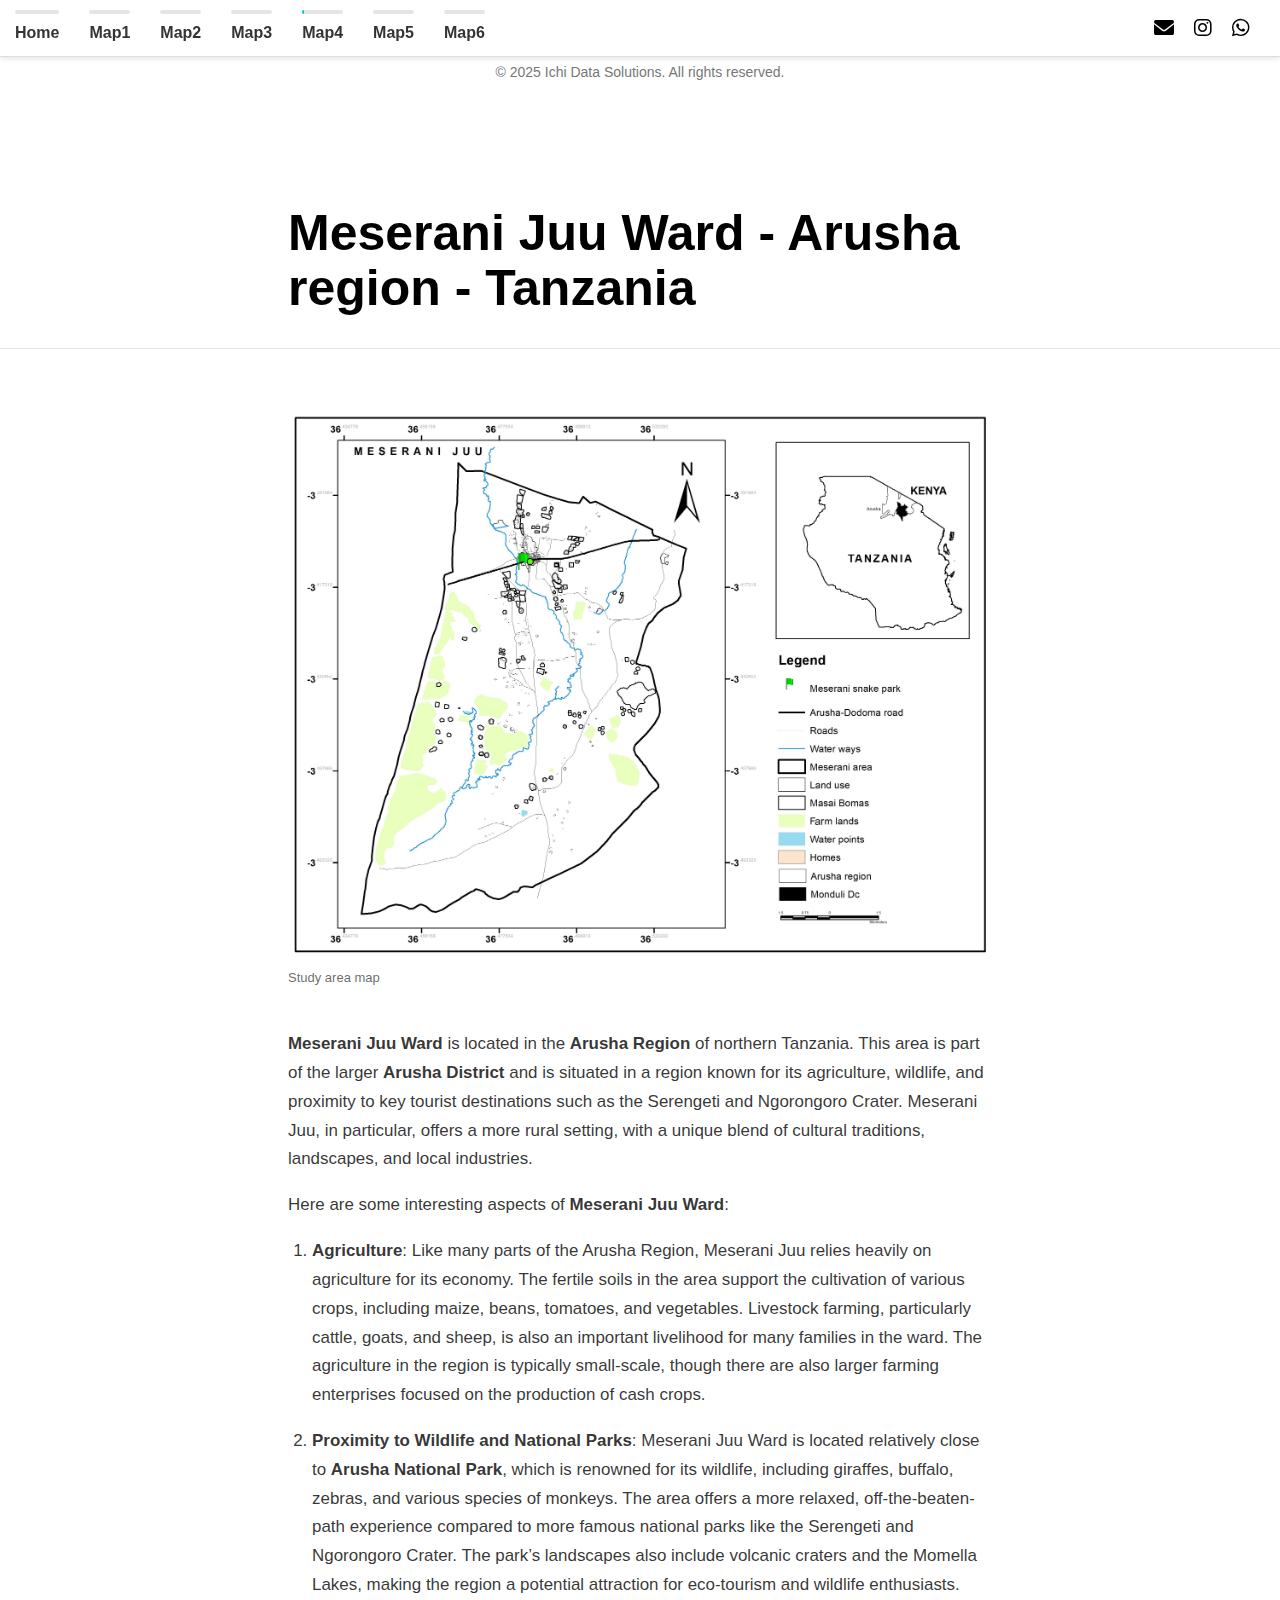
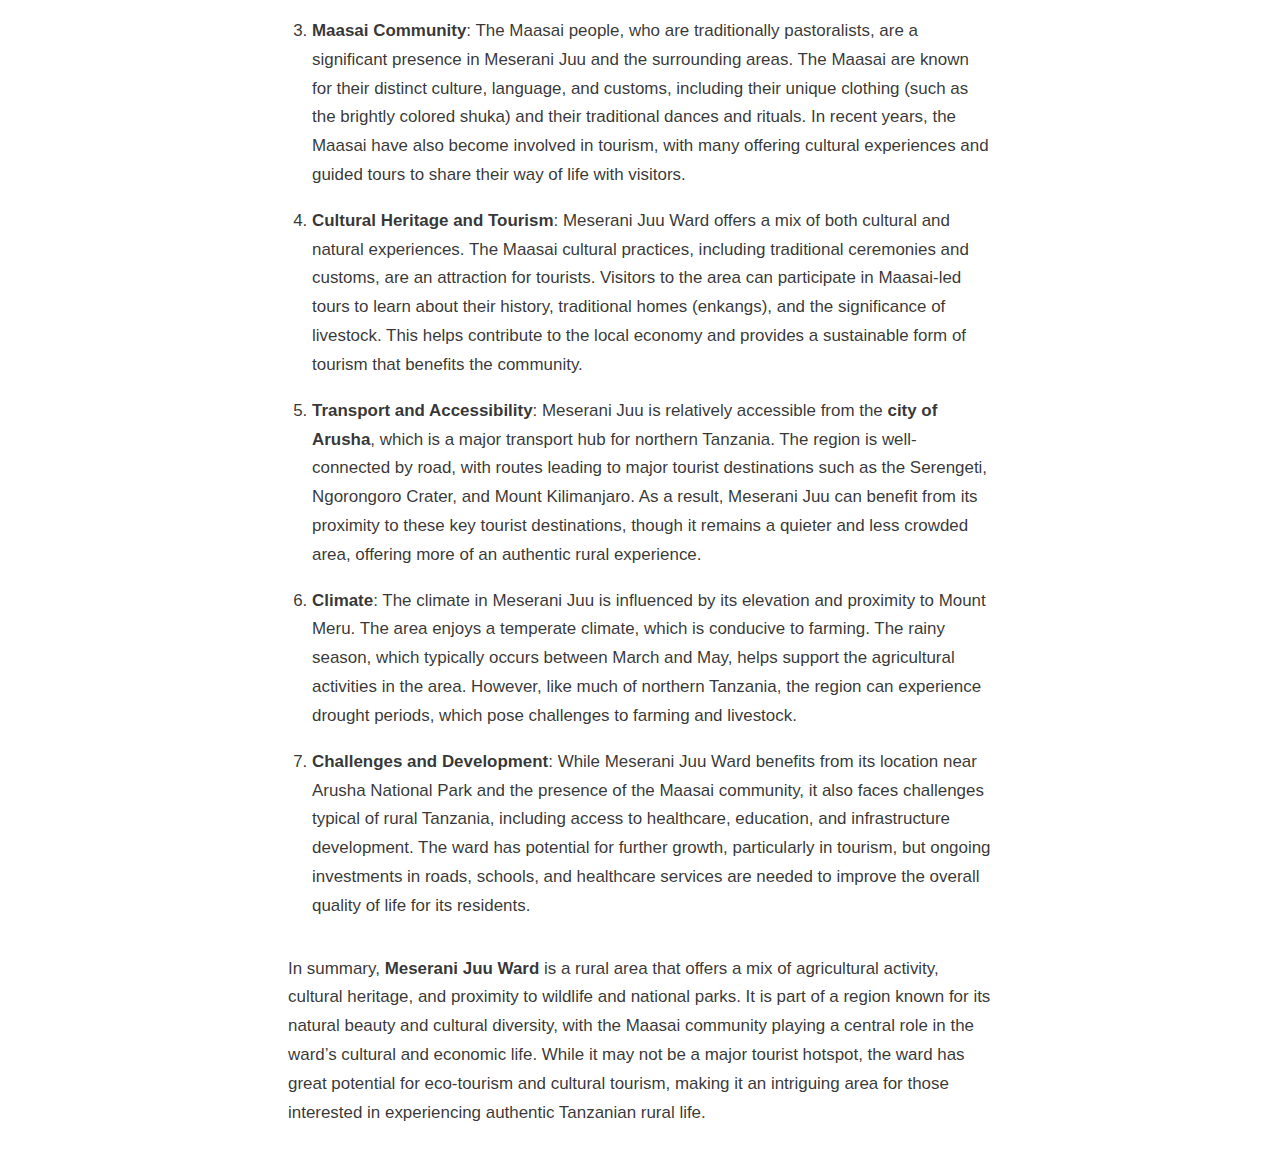
<file: docs/Map4.html>
<!DOCTYPE html>

<html xmlns="http://www.w3.org/1999/xhtml" lang="" xml:lang="">

<head>
  <meta charset="utf-8"/>
  <meta name="viewport" content="width=device-width, initial-scale=1"/>
  <meta http-equiv="X-UA-Compatible" content="IE=Edge,chrome=1"/>
  <meta name="generator" content="distill" />

  <style type="text/css">
  /* Hide doc at startup (prevent jankiness while JS renders/transforms) */
  body {
    visibility: hidden;
  }
  </style>

 <!--radix_placeholder_import_source-->
 <!--/radix_placeholder_import_source-->

<style type="text/css">code{white-space: pre;}</style>
<style type="text/css" data-origin="pandoc">
pre > code.sourceCode { white-space: pre; position: relative; }
pre > code.sourceCode > span { line-height: 1.25; }
pre > code.sourceCode > span:empty { height: 1.2em; }
.sourceCode { overflow: visible; }
code.sourceCode > span { color: inherit; text-decoration: inherit; }
div.sourceCode { margin: 1em 0; }
pre.sourceCode { margin: 0; }
@media screen {
div.sourceCode { overflow: auto; }
}
@media print {
pre > code.sourceCode { white-space: pre-wrap; }
pre > code.sourceCode > span { display: inline-block; text-indent: -5em; padding-left: 5em; }
}
pre.numberSource code
  { counter-reset: source-line 0; }
pre.numberSource code > span
  { position: relative; left: -4em; counter-increment: source-line; }
pre.numberSource code > span > a:first-child::before
  { content: counter(source-line);
    position: relative; left: -1em; text-align: right; vertical-align: baseline;
    border: none; display: inline-block;
    -webkit-touch-callout: none; -webkit-user-select: none;
    -khtml-user-select: none; -moz-user-select: none;
    -ms-user-select: none; user-select: none;
    padding: 0 4px; width: 4em;
    color: #aaaaaa;
  }
pre.numberSource { margin-left: 3em; border-left: 1px solid #aaaaaa;  padding-left: 4px; }
div.sourceCode
  { color: #00769e; background-color: #f1f3f5; }
@media screen {
pre > code.sourceCode > span > a:first-child::before { text-decoration: underline; }
}
code span { color: #00769e; } /* Normal */
code span.al { color: #ad0000; } /* Alert */
code span.an { color: #5e5e5e; } /* Annotation */
code span.at { color: #657422; } /* Attribute */
code span.bn { color: #ad0000; } /* BaseN */
code span.bu { } /* BuiltIn */
code span.cf { color: #00769e; } /* ControlFlow */
code span.ch { color: #20794d; } /* Char */
code span.cn { color: #8f5902; } /* Constant */
code span.co { color: #5e5e5e; } /* Comment */
code span.cv { color: #5e5e5e; font-style: italic; } /* CommentVar */
code span.do { color: #5e5e5e; font-style: italic; } /* Documentation */
code span.dt { color: #ad0000; } /* DataType */
code span.dv { color: #ad0000; } /* DecVal */
code span.er { color: #ad0000; } /* Error */
code span.ex { } /* Extension */
code span.fl { color: #ad0000; } /* Float */
code span.fu { color: #4758ab; } /* Function */
code span.im { } /* Import */
code span.in { color: #5e5e5e; } /* Information */
code span.kw { color: #00769e; } /* Keyword */
code span.op { color: #5e5e5e; } /* Operator */
code span.ot { color: #00769e; } /* Other */
code span.pp { color: #ad0000; } /* Preprocessor */
code span.sc { color: #5e5e5e; } /* SpecialChar */
code span.ss { color: #20794d; } /* SpecialString */
code span.st { color: #20794d; } /* String */
code span.va { color: #111111; } /* Variable */
code span.vs { color: #20794d; } /* VerbatimString */
code span.wa { color: #5e5e5e; font-style: italic; } /* Warning */
</style>


  <!--radix_placeholder_meta_tags-->
  <title>Powerful &amp; Insightful Maps: Meserani Juu Ward - Arusha region - Tanzania</title>




  <!--  https://developers.facebook.com/docs/sharing/webmasters#markup -->
  <meta property="og:title" content="Powerful &amp; Insightful Maps: Meserani Juu Ward - Arusha region - Tanzania"/>
  <meta property="og:type" content="article"/>
  <meta property="og:locale" content="en_US"/>
  <meta property="og:site_name" content="Powerful &amp; Insightful Maps"/>

  <!--  https://dev.twitter.com/cards/types/summary -->
  <meta property="twitter:card" content="summary"/>
  <meta property="twitter:title" content="Powerful &amp; Insightful Maps: Meserani Juu Ward - Arusha region - Tanzania"/>

  <!--/radix_placeholder_meta_tags-->
  <!--radix_placeholder_rmarkdown_metadata-->

  <script type="text/json" id="radix-rmarkdown-metadata">
  {"type":"list","attributes":{"names":{"type":"character","attributes":{},"value":["title","description","output"]}},"value":[{"type":"character","attributes":{},"value":["Meserani Juu Ward - Arusha region - Tanzania"]},{"type":"NULL"},{"type":"list","attributes":{"names":{"type":"character","attributes":{},"value":["distill::distill_article"]}},"value":[{"type":"list","attributes":{"names":{"type":"character","attributes":{},"value":["self_contained","includes","css"]}},"value":[{"type":"logical","attributes":{},"value":[false]},{"type":"list","attributes":{"names":{"type":"character","attributes":{},"value":["in_header"]}},"value":[{"type":"character","attributes":{},"value":["auto_slide.html"]}]},{"type":"character","attributes":{},"value":["custom.css"]}]}]}]}
  </script>
  <!--/radix_placeholder_rmarkdown_metadata-->
  <!--radix_placeholder_navigation_in_header-->
  <meta name="distill:offset" content=""/>

  <script type="application/javascript">

    window.headroom_prevent_pin = false;

    window.document.addEventListener("DOMContentLoaded", function (event) {

      // initialize headroom for banner
      var header = $('header').get(0);
      var headerHeight = header.offsetHeight;
      var headroom = new Headroom(header, {
        tolerance: 5,
        onPin : function() {
          if (window.headroom_prevent_pin) {
            window.headroom_prevent_pin = false;
            headroom.unpin();
          }
        }
      });
      headroom.init();
      if(window.location.hash)
        headroom.unpin();
      $(header).addClass('headroom--transition');

      // offset scroll location for banner on hash change
      // (see: https://github.com/WickyNilliams/headroom.js/issues/38)
      window.addEventListener("hashchange", function(event) {
        window.scrollTo(0, window.pageYOffset - (headerHeight + 25));
      });

      // responsive menu
      $('.distill-site-header').each(function(i, val) {
        var topnav = $(this);
        var toggle = topnav.find('.nav-toggle');
        toggle.on('click', function() {
          topnav.toggleClass('responsive');
        });
      });

      // nav dropdowns
      $('.nav-dropbtn').click(function(e) {
        $(this).next('.nav-dropdown-content').toggleClass('nav-dropdown-active');
        $(this).parent().siblings('.nav-dropdown')
           .children('.nav-dropdown-content').removeClass('nav-dropdown-active');
      });
      $("body").click(function(e){
        $('.nav-dropdown-content').removeClass('nav-dropdown-active');
      });
      $(".nav-dropdown").click(function(e){
        e.stopPropagation();
      });
    });
  </script>

  <style type="text/css">

  /* Theme (user-documented overrideables for nav appearance) */

  .distill-site-nav {
    color: rgba(255, 255, 255, 0.8);
    background-color: #0F2E3D;
    font-size: 15px;
    font-weight: 300;
  }

  .distill-site-nav a {
    color: inherit;
    text-decoration: none;
  }

  .distill-site-nav a:hover {
    color: white;
  }

  @media print {
    .distill-site-nav {
      display: none;
    }
  }

  .distill-site-header {

  }

  .distill-site-footer {

  }


  /* Site Header */

  .distill-site-header {
    width: 100%;
    box-sizing: border-box;
    z-index: 3;
  }

  .distill-site-header .nav-left {
    display: inline-block;
    margin-left: 8px;
  }

  @media screen and (max-width: 768px) {
    .distill-site-header .nav-left {
      margin-left: 0;
    }
  }


  .distill-site-header .nav-right {
    float: right;
    margin-right: 8px;
  }

  .distill-site-header a,
  .distill-site-header .title {
    display: inline-block;
    text-align: center;
    padding: 14px 10px 14px 10px;
  }

  .distill-site-header .title {
    font-size: 18px;
    min-width: 150px;
  }

  .distill-site-header .logo {
    padding: 0;
  }

  .distill-site-header .logo img {
    display: none;
    max-height: 20px;
    width: auto;
    margin-bottom: -4px;
  }

  .distill-site-header .nav-image img {
    max-height: 18px;
    width: auto;
    display: inline-block;
    margin-bottom: -3px;
  }



  @media screen and (min-width: 1000px) {
    .distill-site-header .logo img {
      display: inline-block;
    }
    .distill-site-header .nav-left {
      margin-left: 20px;
    }
    .distill-site-header .nav-right {
      margin-right: 20px;
    }
    .distill-site-header .title {
      padding-left: 12px;
    }
  }


  .distill-site-header .nav-toggle {
    display: none;
  }

  .nav-dropdown {
    display: inline-block;
    position: relative;
  }

  .nav-dropdown .nav-dropbtn {
    border: none;
    outline: none;
    color: rgba(255, 255, 255, 0.8);
    padding: 16px 10px;
    background-color: transparent;
    font-family: inherit;
    font-size: inherit;
    font-weight: inherit;
    margin: 0;
    margin-top: 1px;
    z-index: 2;
  }

  .nav-dropdown-content {
    display: none;
    position: absolute;
    background-color: white;
    min-width: 200px;
    border: 1px solid rgba(0,0,0,0.15);
    border-radius: 4px;
    box-shadow: 0px 8px 16px 0px rgba(0,0,0,0.1);
    z-index: 1;
    margin-top: 2px;
    white-space: nowrap;
    padding-top: 4px;
    padding-bottom: 4px;
  }

  .nav-dropdown-content hr {
    margin-top: 4px;
    margin-bottom: 4px;
    border: none;
    border-bottom: 1px solid rgba(0, 0, 0, 0.1);
  }

  .nav-dropdown-active {
    display: block;
  }

  .nav-dropdown-content a, .nav-dropdown-content .nav-dropdown-header {
    color: black;
    padding: 6px 24px;
    text-decoration: none;
    display: block;
    text-align: left;
  }

  .nav-dropdown-content .nav-dropdown-header {
    display: block;
    padding: 5px 24px;
    padding-bottom: 0;
    text-transform: uppercase;
    font-size: 14px;
    color: #999999;
    white-space: nowrap;
  }

  .nav-dropdown:hover .nav-dropbtn {
    color: white;
  }

  .nav-dropdown-content a:hover {
    background-color: #ddd;
    color: black;
  }

  .nav-right .nav-dropdown-content {
    margin-left: -45%;
    right: 0;
  }

  @media screen and (max-width: 768px) {
    .distill-site-header a, .distill-site-header .nav-dropdown  {display: none;}
    .distill-site-header a.nav-toggle {
      float: right;
      display: block;
    }
    .distill-site-header .title {
      margin-left: 0;
    }
    .distill-site-header .nav-right {
      margin-right: 0;
    }
    .distill-site-header {
      overflow: hidden;
    }
    .nav-right .nav-dropdown-content {
      margin-left: 0;
    }
  }


  @media screen and (max-width: 768px) {
    .distill-site-header.responsive {position: relative; min-height: 500px; }
    .distill-site-header.responsive a.nav-toggle {
      position: absolute;
      right: 0;
      top: 0;
    }
    .distill-site-header.responsive a,
    .distill-site-header.responsive .nav-dropdown {
      display: block;
      text-align: left;
    }
    .distill-site-header.responsive .nav-left,
    .distill-site-header.responsive .nav-right {
      width: 100%;
    }
    .distill-site-header.responsive .nav-dropdown {float: none;}
    .distill-site-header.responsive .nav-dropdown-content {position: relative;}
    .distill-site-header.responsive .nav-dropdown .nav-dropbtn {
      display: block;
      width: 100%;
      text-align: left;
    }
  }

  /* Site Footer */

  .distill-site-footer {
    width: 100%;
    overflow: hidden;
    box-sizing: border-box;
    z-index: 3;
    margin-top: 30px;
    padding-top: 30px;
    padding-bottom: 30px;
    text-align: center;
  }

  /* Headroom */

  d-title {
    padding-top: 6rem;
  }

  @media print {
    d-title {
      padding-top: 4rem;
    }
  }

  .headroom {
    z-index: 1000;
    position: fixed;
    top: 0;
    left: 0;
    right: 0;
  }

  .headroom--transition {
    transition: all .4s ease-in-out;
  }

  .headroom--unpinned {
    top: -100px;
  }

  .headroom--pinned {
    top: 0;
  }

  /* adjust viewport for navbar height */
  /* helps vertically center bootstrap (non-distill) content */
  .min-vh-100 {
    min-height: calc(100vh - 100px) !important;
  }

  </style>

  <script src="site_libs/jquery-3.6.0/jquery-3.6.0.min.js"></script>
  <link href="site_libs/font-awesome-6.5.2/css/all.min.css" rel="stylesheet"/>
  <link href="site_libs/font-awesome-6.5.2/css/v4-shims.min.css" rel="stylesheet"/>
  <script src="site_libs/headroom-0.9.4/headroom.min.js"></script>
  <script src="site_libs/autocomplete-0.37.1/autocomplete.min.js"></script>
  <script src="site_libs/fuse-6.4.1/fuse.min.js"></script>

  <script type="application/javascript">

  function getMeta(metaName) {
    var metas = document.getElementsByTagName('meta');
    for (let i = 0; i < metas.length; i++) {
      if (metas[i].getAttribute('name') === metaName) {
        return metas[i].getAttribute('content');
      }
    }
    return '';
  }

  function offsetURL(url) {
    var offset = getMeta('distill:offset');
    return offset ? offset + '/' + url : url;
  }

  function createFuseIndex() {

    // create fuse index
    var options = {
      keys: [
        { name: 'title', weight: 20 },
        { name: 'categories', weight: 15 },
        { name: 'description', weight: 10 },
        { name: 'contents', weight: 5 },
      ],
      ignoreLocation: true,
      threshold: 0
    };
    var fuse = new window.Fuse([], options);

    // fetch the main search.json
    return fetch(offsetURL('search.json'))
      .then(function(response) {
        if (response.status == 200) {
          return response.json().then(function(json) {
            // index main articles
            json.articles.forEach(function(article) {
              fuse.add(article);
            });
            // download collections and index their articles
            return Promise.all(json.collections.map(function(collection) {
              return fetch(offsetURL(collection)).then(function(response) {
                if (response.status === 200) {
                  return response.json().then(function(articles) {
                    articles.forEach(function(article) {
                      fuse.add(article);
                    });
                  })
                } else {
                  return Promise.reject(
                    new Error('Unexpected status from search index request: ' +
                              response.status)
                  );
                }
              });
            })).then(function() {
              return fuse;
            });
          });

        } else {
          return Promise.reject(
            new Error('Unexpected status from search index request: ' +
                        response.status)
          );
        }
      });
  }

  window.document.addEventListener("DOMContentLoaded", function (event) {

    // get search element (bail if we don't have one)
    var searchEl = window.document.getElementById('distill-search');
    if (!searchEl)
      return;

    createFuseIndex()
      .then(function(fuse) {

        // make search box visible
        searchEl.classList.remove('hidden');

        // initialize autocomplete
        var options = {
          autoselect: true,
          hint: false,
          minLength: 2,
        };
        window.autocomplete(searchEl, options, [{
          source: function(query, callback) {
            const searchOptions = {
              isCaseSensitive: false,
              shouldSort: true,
              minMatchCharLength: 2,
              limit: 10,
            };
            var results = fuse.search(query, searchOptions);
            callback(results
              .map(function(result) { return result.item; })
            );
          },
          templates: {
            suggestion: function(suggestion) {
              var img = suggestion.preview && Object.keys(suggestion.preview).length > 0
                ? `<img src="${offsetURL(suggestion.preview)}"</img>`
                : '';
              var html = `
                <div class="search-item">
                  <h3>${suggestion.title}</h3>
                  <div class="search-item-description">
                    ${suggestion.description || ''}
                  </div>
                  <div class="search-item-preview">
                    ${img}
                  </div>
                </div>
              `;
              return html;
            }
          }
        }]).on('autocomplete:selected', function(event, suggestion) {
          window.location.href = offsetURL(suggestion.path);
        });
        // remove inline display style on autocompleter (we want to
        // manage responsive display via css)
        $('.algolia-autocomplete').css("display", "");
      })
      .catch(function(error) {
        console.log(error);
      });

  });

  </script>

  <style type="text/css">

  .nav-search {
    font-size: x-small;
  }

  /* Algolioa Autocomplete */

  .algolia-autocomplete {
    display: inline-block;
    margin-left: 10px;
    vertical-align: sub;
    background-color: white;
    color: black;
    padding: 6px;
    padding-top: 8px;
    padding-bottom: 0;
    border-radius: 6px;
    border: 1px #0F2E3D solid;
    width: 180px;
  }


  @media screen and (max-width: 768px) {
    .distill-site-nav .algolia-autocomplete {
      display: none;
      visibility: hidden;
    }
    .distill-site-nav.responsive .algolia-autocomplete {
      display: inline-block;
      visibility: visible;
    }
    .distill-site-nav.responsive .algolia-autocomplete .aa-dropdown-menu {
      margin-left: 0;
      width: 400px;
      max-height: 400px;
    }
  }

  .algolia-autocomplete .aa-input, .algolia-autocomplete .aa-hint {
    width: 90%;
    outline: none;
    border: none;
  }

  .algolia-autocomplete .aa-hint {
    color: #999;
  }
  .algolia-autocomplete .aa-dropdown-menu {
    width: 550px;
    max-height: 70vh;
    overflow-x: visible;
    overflow-y: scroll;
    padding: 5px;
    margin-top: 3px;
    margin-left: -150px;
    background-color: #fff;
    border-radius: 5px;
    border: 1px solid #999;
    border-top: none;
  }

  .algolia-autocomplete .aa-dropdown-menu .aa-suggestion {
    cursor: pointer;
    padding: 5px 4px;
    border-bottom: 1px solid #eee;
  }

  .algolia-autocomplete .aa-dropdown-menu .aa-suggestion:last-of-type {
    border-bottom: none;
    margin-bottom: 2px;
  }

  .algolia-autocomplete .aa-dropdown-menu .aa-suggestion .search-item {
    overflow: hidden;
    font-size: 0.8em;
    line-height: 1.4em;
  }

  .algolia-autocomplete .aa-dropdown-menu .aa-suggestion .search-item h3 {
    font-size: 1rem;
    margin-block-start: 0;
    margin-block-end: 5px;
  }

  .algolia-autocomplete .aa-dropdown-menu .aa-suggestion .search-item-description {
    display: inline-block;
    overflow: hidden;
    height: 2.8em;
    width: 80%;
    margin-right: 4%;
  }

  .algolia-autocomplete .aa-dropdown-menu .aa-suggestion .search-item-preview {
    display: inline-block;
    width: 15%;
  }

  .algolia-autocomplete .aa-dropdown-menu .aa-suggestion .search-item-preview img {
    height: 3em;
    width: auto;
    display: none;
  }

  .algolia-autocomplete .aa-dropdown-menu .aa-suggestion .search-item-preview img[src] {
    display: initial;
  }

  .algolia-autocomplete .aa-dropdown-menu .aa-suggestion.aa-cursor {
    background-color: #eee;
  }
  .algolia-autocomplete .aa-dropdown-menu .aa-suggestion em {
    font-weight: bold;
    font-style: normal;
  }

  </style>


  <!--/radix_placeholder_navigation_in_header-->
  <!--radix_placeholder_distill-->

  <style type="text/css">

  body {
    background-color: white;
  }

  .pandoc-table {
    width: 100%;
  }

  .pandoc-table>caption {
    margin-bottom: 10px;
  }

  .pandoc-table th:not([align]) {
    text-align: left;
  }

  .pagedtable-footer {
    font-size: 15px;
  }

  d-byline .byline {
    grid-template-columns: 2fr 2fr;
  }

  d-byline .byline h3 {
    margin-block-start: 1.5em;
  }

  d-byline .byline .authors-affiliations h3 {
    margin-block-start: 0.5em;
  }

  .authors-affiliations .orcid-id {
    width: 16px;
    height:16px;
    margin-left: 4px;
    margin-right: 4px;
    vertical-align: middle;
    padding-bottom: 2px;
  }

  d-title .dt-tags {
    margin-top: 1em;
    grid-column: text;
  }

  .dt-tags .dt-tag {
    text-decoration: none;
    display: inline-block;
    color: rgba(0,0,0,0.6);
    padding: 0em 0.4em;
    margin-right: 0.5em;
    margin-bottom: 0.4em;
    font-size: 70%;
    border: 1px solid rgba(0,0,0,0.2);
    border-radius: 3px;
    text-transform: uppercase;
    font-weight: 500;
  }

  d-article table.gt_table td,
  d-article table.gt_table th {
    border-bottom: none;
    font-size: 100%;
  }

  .html-widget {
    margin-bottom: 2.0em;
  }

  .l-screen-inset {
    padding-right: 16px;
  }

  .l-screen .caption {
    margin-left: 10px;
  }

  .shaded {
    background: rgb(247, 247, 247);
    padding-top: 20px;
    padding-bottom: 20px;
    border-top: 1px solid rgba(0, 0, 0, 0.1);
    border-bottom: 1px solid rgba(0, 0, 0, 0.1);
  }

  .shaded .html-widget {
    margin-bottom: 0;
    border: 1px solid rgba(0, 0, 0, 0.1);
  }

  .shaded .shaded-content {
    background: white;
  }

  .text-output {
    margin-top: 0;
    line-height: 1.5em;
  }

  .hidden {
    display: none !important;
  }

  hr.section-separator {
    border: none;
    border-top: 1px solid rgba(0, 0, 0, 0.1);
    margin: 0px;
  }


  d-byline {
    border-top: none;
  }

  d-article {
    padding-top: 2.5rem;
    padding-bottom: 30px;
    border-top: none;
  }

  d-appendix {
    padding-top: 30px;
  }

  d-article>p>img {
    width: 100%;
  }

  d-article h2 {
    margin: 1rem 0 1.5rem 0;
  }

  d-article h3 {
    margin-top: 1.5rem;
  }

  d-article iframe {
    border: 1px solid rgba(0, 0, 0, 0.1);
    margin-bottom: 2.0em;
    width: 100%;
  }

  /* Tweak code blocks */

  d-article div.sourceCode code,
  d-article pre code {
    font-family: Consolas, Monaco, 'Andale Mono', 'Ubuntu Mono', monospace;
  }

  d-article pre,
  d-article div.sourceCode,
  d-article div.sourceCode pre {
    overflow: auto;
  }

  d-article div.sourceCode {
    background-color: white;
  }

  d-article div.sourceCode pre {
    padding-left: 10px;
    font-size: 12px;
    border-left: 2px solid rgba(0,0,0,0.1);
  }

  d-article pre {
    font-size: 12px;
    color: black;
    background: none;
    margin-top: 0;
    text-align: left;
    white-space: pre;
    word-spacing: normal;
    word-break: normal;
    word-wrap: normal;
    line-height: 1.5;

    -moz-tab-size: 4;
    -o-tab-size: 4;
    tab-size: 4;

    -webkit-hyphens: none;
    -moz-hyphens: none;
    -ms-hyphens: none;
    hyphens: none;
  }

  d-article pre a {
    border-bottom: none;
  }

  d-article pre a:hover {
    border-bottom: none;
    text-decoration: underline;
  }

  d-article details {
    grid-column: text;
    margin-bottom: 0.8em;
  }

  @media(min-width: 768px) {

  d-article pre,
  d-article div.sourceCode,
  d-article div.sourceCode pre {
    overflow: visible !important;
  }

  d-article div.sourceCode pre {
    padding-left: 18px;
    font-size: 14px;
  }

  /* tweak for Pandoc numbered line within distill */
  d-article pre.numberSource code > span {
      left: -2em;
  }

  d-article pre {
    font-size: 14px;
  }

  }

  figure img.external {
    background: white;
    border: 1px solid rgba(0, 0, 0, 0.1);
    box-shadow: 0 1px 8px rgba(0, 0, 0, 0.1);
    padding: 18px;
    box-sizing: border-box;
  }

  /* CSS for d-contents */

  .d-contents {
    grid-column: text;
    color: rgba(0,0,0,0.8);
    font-size: 0.9em;
    padding-bottom: 1em;
    margin-bottom: 1em;
    padding-bottom: 0.5em;
    margin-bottom: 1em;
    padding-left: 0.25em;
    justify-self: start;
  }

  @media(min-width: 1000px) {
    .d-contents.d-contents-float {
      height: 0;
      grid-column-start: 1;
      grid-column-end: 4;
      justify-self: center;
      padding-right: 3em;
      padding-left: 2em;
    }
  }

  .d-contents nav h3 {
    font-size: 18px;
    margin-top: 0;
    margin-bottom: 1em;
  }

  .d-contents li {
    list-style-type: none
  }

  .d-contents nav > ul {
    padding-left: 0;
  }

  .d-contents ul {
    padding-left: 1em
  }

  .d-contents nav ul li {
    margin-top: 0.6em;
    margin-bottom: 0.2em;
  }

  .d-contents nav a {
    font-size: 13px;
    border-bottom: none;
    text-decoration: none
    color: rgba(0, 0, 0, 0.8);
  }

  .d-contents nav a:hover {
    text-decoration: underline solid rgba(0, 0, 0, 0.6)
  }

  .d-contents nav > ul > li > a {
    font-weight: 600;
  }

  .d-contents nav > ul > li > ul {
    font-weight: inherit;
  }

  .d-contents nav > ul > li > ul > li {
    margin-top: 0.2em;
  }


  .d-contents nav ul {
    margin-top: 0;
    margin-bottom: 0.25em;
  }

  .d-article-with-toc h2:nth-child(2) {
    margin-top: 0;
  }


  /* Figure */

  .figure {
    position: relative;
    margin-bottom: 2.5em;
    margin-top: 1.5em;
  }

  .figure .caption {
    color: rgba(0, 0, 0, 0.6);
    font-size: 12px;
    line-height: 1.5em;
  }

  .figure img.external {
    background: white;
    border: 1px solid rgba(0, 0, 0, 0.1);
    box-shadow: 0 1px 8px rgba(0, 0, 0, 0.1);
    padding: 18px;
    box-sizing: border-box;
  }

  .figure .caption a {
    color: rgba(0, 0, 0, 0.6);
  }

  .figure .caption b,
  .figure .caption strong, {
    font-weight: 600;
    color: rgba(0, 0, 0, 1.0);
  }

  /* Citations */

  d-article .citation {
    color: inherit;
    cursor: inherit;
  }

  div.hanging-indent{
    margin-left: 1em; text-indent: -1em;
  }

  /* Citation hover box */

  .tippy-box[data-theme~=light-border] {
    background-color: rgba(250, 250, 250, 0.95);
  }

  .tippy-content > p {
    margin-bottom: 0;
    padding: 2px;
  }


  /* Tweak 1000px media break to show more text */

  @media(min-width: 1000px) {
    .base-grid,
    distill-header,
    d-title,
    d-abstract,
    d-article,
    d-appendix,
    distill-appendix,
    d-byline,
    d-footnote-list,
    d-citation-list,
    distill-footer {
      grid-template-columns: [screen-start] 1fr [page-start kicker-start] 80px [middle-start] 50px [text-start kicker-end] 65px 65px 65px 65px 65px 65px 65px 65px [text-end gutter-start] 65px [middle-end] 65px [page-end gutter-end] 1fr [screen-end];
      grid-column-gap: 16px;
    }

    .grid {
      grid-column-gap: 16px;
    }

    d-article {
      font-size: 1.06rem;
      line-height: 1.7em;
    }
    figure .caption, .figure .caption, figure figcaption {
      font-size: 13px;
    }
  }

  @media(min-width: 1180px) {
    .base-grid,
    distill-header,
    d-title,
    d-abstract,
    d-article,
    d-appendix,
    distill-appendix,
    d-byline,
    d-footnote-list,
    d-citation-list,
    distill-footer {
      grid-template-columns: [screen-start] 1fr [page-start kicker-start] 60px [middle-start] 60px [text-start kicker-end] 60px 60px 60px 60px 60px 60px 60px 60px [text-end gutter-start] 60px [middle-end] 60px [page-end gutter-end] 1fr [screen-end];
      grid-column-gap: 32px;
    }

    .grid {
      grid-column-gap: 32px;
    }
  }


  /* Get the citation styles for the appendix (not auto-injected on render since
     we do our own rendering of the citation appendix) */

  d-appendix .citation-appendix,
  .d-appendix .citation-appendix {
    font-size: 11px;
    line-height: 15px;
    border-left: 1px solid rgba(0, 0, 0, 0.1);
    padding-left: 18px;
    border: 1px solid rgba(0,0,0,0.1);
    background: rgba(0, 0, 0, 0.02);
    padding: 10px 18px;
    border-radius: 3px;
    color: rgba(150, 150, 150, 1);
    overflow: hidden;
    margin-top: -12px;
    white-space: pre-wrap;
    word-wrap: break-word;
  }

  /* Include appendix styles here so they can be overridden */

  d-appendix {
    contain: layout style;
    font-size: 0.8em;
    line-height: 1.7em;
    margin-top: 60px;
    margin-bottom: 0;
    border-top: 1px solid rgba(0, 0, 0, 0.1);
    color: rgba(0,0,0,0.5);
    padding-top: 60px;
    padding-bottom: 48px;
  }

  d-appendix h3 {
    grid-column: page-start / text-start;
    font-size: 15px;
    font-weight: 500;
    margin-top: 1em;
    margin-bottom: 0;
    color: rgba(0,0,0,0.65);
  }

  d-appendix h3 + * {
    margin-top: 1em;
  }

  d-appendix ol {
    padding: 0 0 0 15px;
  }

  @media (min-width: 768px) {
    d-appendix ol {
      padding: 0 0 0 30px;
      margin-left: -30px;
    }
  }

  d-appendix li {
    margin-bottom: 1em;
  }

  d-appendix a {
    color: rgba(0, 0, 0, 0.6);
  }

  d-appendix > * {
    grid-column: text;
  }

  d-appendix > d-footnote-list,
  d-appendix > d-citation-list,
  d-appendix > distill-appendix {
    grid-column: screen;
  }

  /* Include footnote styles here so they can be overridden */

  d-footnote-list {
    contain: layout style;
  }

  d-footnote-list > * {
    grid-column: text;
  }

  d-footnote-list a.footnote-backlink {
    color: rgba(0,0,0,0.3);
    padding-left: 0.5em;
  }



  /* Anchor.js */

  .anchorjs-link {
    /*transition: all .25s linear; */
    text-decoration: none;
    border-bottom: none;
  }
  *:hover > .anchorjs-link {
    margin-left: -1.125em !important;
    text-decoration: none;
    border-bottom: none;
  }

  /* Social footer */

  .social_footer {
    margin-top: 30px;
    margin-bottom: 0;
    color: rgba(0,0,0,0.67);
  }

  .disqus-comments {
    margin-right: 30px;
  }

  .disqus-comment-count {
    border-bottom: 1px solid rgba(0, 0, 0, 0.4);
    cursor: pointer;
  }

  #disqus_thread {
    margin-top: 30px;
  }

  .article-sharing a {
    border-bottom: none;
    margin-right: 8px;
  }

  .article-sharing a:hover {
    border-bottom: none;
  }

  .sidebar-section.subscribe {
    font-size: 12px;
    line-height: 1.6em;
  }

  .subscribe p {
    margin-bottom: 0.5em;
  }


  .article-footer .subscribe {
    font-size: 15px;
    margin-top: 45px;
  }


  .sidebar-section.custom {
    font-size: 12px;
    line-height: 1.6em;
  }

  .custom p {
    margin-bottom: 0.5em;
  }

  /* Styles for listing layout (hide title) */
  .layout-listing d-title, .layout-listing .d-title {
    display: none;
  }

  /* Styles for posts lists (not auto-injected) */


  .posts-with-sidebar {
    padding-left: 45px;
    padding-right: 45px;
  }

  .posts-list .description h2,
  .posts-list .description p {
    font-family: -apple-system, BlinkMacSystemFont, "Segoe UI", Roboto, Oxygen, Ubuntu, Cantarell, "Fira Sans", "Droid Sans", "Helvetica Neue", Arial, sans-serif;
  }

  .posts-list .description h2 {
    font-weight: 700;
    border-bottom: none;
    padding-bottom: 0;
  }

  .posts-list h2.post-tag {
    border-bottom: 1px solid rgba(0, 0, 0, 0.2);
    padding-bottom: 12px;
  }
  .posts-list {
    margin-top: 60px;
    margin-bottom: 24px;
  }

  .posts-list .post-preview {
    text-decoration: none;
    overflow: hidden;
    display: block;
    border-bottom: 1px solid rgba(0, 0, 0, 0.1);
    padding: 24px 0;
  }

  .post-preview-last {
    border-bottom: none !important;
  }

  .posts-list .posts-list-caption {
    grid-column: screen;
    font-weight: 400;
  }

  .posts-list .post-preview h2 {
    margin: 0 0 6px 0;
    line-height: 1.2em;
    font-style: normal;
    font-size: 24px;
  }

  .posts-list .post-preview p {
    margin: 0 0 12px 0;
    line-height: 1.4em;
    font-size: 16px;
  }

  .posts-list .post-preview .thumbnail {
    box-sizing: border-box;
    margin-bottom: 24px;
    position: relative;
    max-width: 500px;
  }
  .posts-list .post-preview img {
    width: 100%;
    display: block;
  }

  .posts-list .metadata {
    font-size: 12px;
    line-height: 1.4em;
    margin-bottom: 18px;
  }

  .posts-list .metadata > * {
    display: inline-block;
  }

  .posts-list .metadata .publishedDate {
    margin-right: 2em;
  }

  .posts-list .metadata .dt-authors {
    display: block;
    margin-top: 0.3em;
    margin-right: 2em;
  }

  .posts-list .dt-tags {
    display: block;
    line-height: 1em;
  }

  .posts-list .dt-tags .dt-tag {
    display: inline-block;
    color: rgba(0,0,0,0.6);
    padding: 0.3em 0.4em;
    margin-right: 0.2em;
    margin-bottom: 0.4em;
    font-size: 60%;
    border: 1px solid rgba(0,0,0,0.2);
    border-radius: 3px;
    text-transform: uppercase;
    font-weight: 500;
  }

  .posts-list img {
    opacity: 1;
  }

  .posts-list img[data-src] {
    opacity: 0;
  }

  .posts-more {
    clear: both;
  }


  .posts-sidebar {
    font-size: 16px;
  }

  .posts-sidebar h3 {
    font-size: 16px;
    margin-top: 0;
    margin-bottom: 0.5em;
    font-weight: 400;
    text-transform: uppercase;
  }

  .sidebar-section {
    margin-bottom: 30px;
  }

  .categories ul {
    list-style-type: none;
    margin: 0;
    padding: 0;
  }

  .categories li {
    color: rgba(0, 0, 0, 0.8);
    margin-bottom: 0;
  }

  .categories li>a {
    border-bottom: none;
  }

  .categories li>a:hover {
    border-bottom: 1px solid rgba(0, 0, 0, 0.4);
  }

  .categories .active {
    font-weight: 600;
  }

  .categories .category-count {
    color: rgba(0, 0, 0, 0.4);
  }


  @media(min-width: 768px) {
    .posts-list .post-preview h2 {
      font-size: 26px;
    }
    .posts-list .post-preview .thumbnail {
      float: right;
      width: 30%;
      margin-bottom: 0;
    }
    .posts-list .post-preview .description {
      float: left;
      width: 45%;
    }
    .posts-list .post-preview .metadata {
      float: left;
      width: 20%;
      margin-top: 8px;
    }
    .posts-list .post-preview p {
      margin: 0 0 12px 0;
      line-height: 1.5em;
      font-size: 16px;
    }
    .posts-with-sidebar .posts-list {
      float: left;
      width: 75%;
    }
    .posts-with-sidebar .posts-sidebar {
      float: right;
      width: 20%;
      margin-top: 60px;
      padding-top: 24px;
      padding-bottom: 24px;
    }
  }


  /* Improve display for browsers without grid (IE/Edge <= 15) */

  .downlevel {
    line-height: 1.6em;
    font-family: -apple-system, BlinkMacSystemFont, "Segoe UI", Roboto, Oxygen, Ubuntu, Cantarell, "Fira Sans", "Droid Sans", "Helvetica Neue", Arial, sans-serif;
    margin: 0;
  }

  .downlevel .d-title {
    padding-top: 6rem;
    padding-bottom: 1.5rem;
  }

  .downlevel .d-title h1 {
    font-size: 50px;
    font-weight: 700;
    line-height: 1.1em;
    margin: 0 0 0.5rem;
  }

  .downlevel .d-title p {
    font-weight: 300;
    font-size: 1.2rem;
    line-height: 1.55em;
    margin-top: 0;
  }

  .downlevel .d-byline {
    padding-top: 0.8em;
    padding-bottom: 0.8em;
    font-size: 0.8rem;
    line-height: 1.8em;
  }

  .downlevel .section-separator {
    border: none;
    border-top: 1px solid rgba(0, 0, 0, 0.1);
  }

  .downlevel .d-article {
    font-size: 1.06rem;
    line-height: 1.7em;
    padding-top: 1rem;
    padding-bottom: 2rem;
  }


  .downlevel .d-appendix {
    padding-left: 0;
    padding-right: 0;
    max-width: none;
    font-size: 0.8em;
    line-height: 1.7em;
    margin-bottom: 0;
    color: rgba(0,0,0,0.5);
    padding-top: 40px;
    padding-bottom: 48px;
  }

  .downlevel .footnotes ol {
    padding-left: 13px;
  }

  .downlevel .base-grid,
  .downlevel .distill-header,
  .downlevel .d-title,
  .downlevel .d-abstract,
  .downlevel .d-article,
  .downlevel .d-appendix,
  .downlevel .distill-appendix,
  .downlevel .d-byline,
  .downlevel .d-footnote-list,
  .downlevel .d-citation-list,
  .downlevel .distill-footer,
  .downlevel .appendix-bottom,
  .downlevel .posts-container {
    padding-left: 40px;
    padding-right: 40px;
  }

  @media(min-width: 768px) {
    .downlevel .base-grid,
    .downlevel .distill-header,
    .downlevel .d-title,
    .downlevel .d-abstract,
    .downlevel .d-article,
    .downlevel .d-appendix,
    .downlevel .distill-appendix,
    .downlevel .d-byline,
    .downlevel .d-footnote-list,
    .downlevel .d-citation-list,
    .downlevel .distill-footer,
    .downlevel .appendix-bottom,
    .downlevel .posts-container {
    padding-left: 150px;
    padding-right: 150px;
    max-width: 900px;
  }
  }

  .downlevel pre code {
    display: block;
    border-left: 2px solid rgba(0, 0, 0, .1);
    padding: 0 0 0 20px;
    font-size: 14px;
  }

  .downlevel code, .downlevel pre {
    color: black;
    background: none;
    font-family: Consolas, Monaco, 'Andale Mono', 'Ubuntu Mono', monospace;
    text-align: left;
    white-space: pre;
    word-spacing: normal;
    word-break: normal;
    word-wrap: normal;
    line-height: 1.5;

    -moz-tab-size: 4;
    -o-tab-size: 4;
    tab-size: 4;

    -webkit-hyphens: none;
    -moz-hyphens: none;
    -ms-hyphens: none;
    hyphens: none;
  }

  .downlevel .posts-list .post-preview {
    color: inherit;
  }



  </style>

  <script type="application/javascript">

  function is_downlevel_browser() {
    if (bowser.isUnsupportedBrowser({ msie: "12", msedge: "16"},
                                   window.navigator.userAgent)) {
      return true;
    } else {
      return window.load_distill_framework === undefined;
    }
  }

  // show body when load is complete
  function on_load_complete() {

    // add anchors
    if (window.anchors) {
      window.anchors.options.placement = 'left';
      window.anchors.add('d-article > h2, d-article > h3, d-article > h4, d-article > h5');
    }


    // set body to visible
    document.body.style.visibility = 'visible';

    // force redraw for leaflet widgets
    if (window.HTMLWidgets) {
      var maps = window.HTMLWidgets.findAll(".leaflet");
      $.each(maps, function(i, el) {
        var map = this.getMap();
        map.invalidateSize();
        map.eachLayer(function(layer) {
          if (layer instanceof L.TileLayer)
            layer.redraw();
        });
      });
    }

    // trigger 'shown' so htmlwidgets resize
    $('d-article').trigger('shown');
  }

  function init_distill() {

    init_common();

    // create front matter
    var front_matter = $('<d-front-matter></d-front-matter>');
    $('#distill-front-matter').wrap(front_matter);

    // create d-title
    $('.d-title').changeElementType('d-title');

    // separator
    var separator = '<hr class="section-separator" style="clear: both"/>';
    // prepend separator above appendix
    $('.d-byline').before(separator);
    $('.d-article').before(separator);

    // create d-byline
    var byline = $('<d-byline></d-byline>');
    $('.d-byline').replaceWith(byline);

    // create d-article
    var article = $('<d-article></d-article>');
    $('.d-article').wrap(article).children().unwrap();

    // move posts container into article
    $('.posts-container').appendTo($('d-article'));

    // create d-appendix
    $('.d-appendix').changeElementType('d-appendix');

    // flag indicating that we have appendix items
    var appendix = $('.appendix-bottom').children('h3').length > 0;

    // replace footnotes with <d-footnote>
    $('.footnote-ref').each(function(i, val) {
      appendix = true;
      var href = $(this).attr('href');
      var id = href.replace('#', '');
      var fn = $('#' + id);
      var fn_p = $('#' + id + '>p');
      fn_p.find('.footnote-back').remove();
      var text = fn_p.html();
      var dtfn = $('<d-footnote></d-footnote>');
      dtfn.html(text);
      $(this).replaceWith(dtfn);
    });
    // remove footnotes
    $('.footnotes').remove();

    // move refs into #references-listing
    $('#references-listing').replaceWith($('#refs'));

    $('h1.appendix, h2.appendix').each(function(i, val) {
      $(this).changeElementType('h3');
    });
    $('h3.appendix').each(function(i, val) {
      var id = $(this).attr('id');
      $('.d-contents a[href="#' + id + '"]').parent().remove();
      appendix = true;
      $(this).nextUntil($('h1, h2, h3')).addBack().appendTo($('d-appendix'));
    });

    // show d-appendix if we have appendix content
    $("d-appendix").css('display', appendix ? 'grid' : 'none');

    // localize layout chunks to just output
    $('.layout-chunk').each(function(i, val) {

      // capture layout
      var layout = $(this).attr('data-layout');

      // apply layout to markdown level block elements
      var elements = $(this).children().not('details, div.sourceCode, pre, script');
      elements.each(function(i, el) {
        var layout_div = $('<div class="' + layout + '"></div>');
        if (layout_div.hasClass('shaded')) {
          var shaded_content = $('<div class="shaded-content"></div>');
          $(this).wrap(shaded_content);
          $(this).parent().wrap(layout_div);
        } else {
          $(this).wrap(layout_div);
        }
      });


      // unwrap the layout-chunk div
      $(this).children().unwrap();
    });

    // remove code block used to force  highlighting css
    $('.distill-force-highlighting-css').parent().remove();

    // remove empty line numbers inserted by pandoc when using a
    // custom syntax highlighting theme, except when numbering line
    // in code chunk
    $('pre:not(.numberLines) code.sourceCode a:empty').remove();

    // load distill framework
    load_distill_framework();

    // wait for window.distillRunlevel == 4 to do post processing
    function distill_post_process() {

      if (!window.distillRunlevel || window.distillRunlevel < 4)
        return;

      // hide author/affiliations entirely if we have no authors
      var front_matter = JSON.parse($("#distill-front-matter").html());
      var have_authors = front_matter.authors && front_matter.authors.length > 0;
      if (!have_authors)
        $('d-byline').addClass('hidden');

      // article with toc class
      $('.d-contents').parent().addClass('d-article-with-toc');

      // strip links that point to #
      $('.authors-affiliations').find('a[href="#"]').removeAttr('href');

      // add orcid ids
      $('.authors-affiliations').find('.author').each(function(i, el) {
        var orcid_id = front_matter.authors[i].orcidID;
        var author_name = front_matter.authors[i].author
        if (orcid_id) {
          var a = $('<a></a>');
          a.attr('href', 'https://orcid.org/' + orcid_id);
          var img = $('<img></img>');
          img.addClass('orcid-id');
          img.attr('alt', author_name ? 'ORCID ID for ' + author_name : 'ORCID ID');
          img.attr('src','[data-uri]');
          a.append(img);
          $(this).append(a);
        }
      });

      // hide elements of author/affiliations grid that have no value
      function hide_byline_column(caption) {
        $('d-byline').find('h3:contains("' + caption + '")').parent().css('visibility', 'hidden');
      }

      // affiliations
      var have_affiliations = false;
      for (var i = 0; i<front_matter.authors.length; ++i) {
        var author = front_matter.authors[i];
        if (author.affiliation !== "&nbsp;") {
          have_affiliations = true;
          break;
        }
      }
      if (!have_affiliations)
        $('d-byline').find('h3:contains("Affiliations")').css('visibility', 'hidden');

      // published date
      if (!front_matter.publishedDate)
        hide_byline_column("Published");

      // document object identifier
      var doi = $('d-byline').find('h3:contains("DOI")');
      var doi_p = doi.next().empty();
      if (!front_matter.doi) {
        // if we have a citation and valid citationText then link to that
        if ($('#citation').length > 0 && front_matter.citationText) {
          doi.html('Citation');
          $('<a href="#citation"></a>')
            .text(front_matter.citationText)
            .appendTo(doi_p);
        } else {
          hide_byline_column("DOI");
        }
      } else {
        $('<a></a>')
           .attr('href', "https://doi.org/" + front_matter.doi)
           .html(front_matter.doi)
           .appendTo(doi_p);
      }

       // change plural form of authors/affiliations
      if (front_matter.authors.length === 1) {
        var grid = $('.authors-affiliations');
        grid.children('h3:contains("Authors")').text('Author');
        grid.children('h3:contains("Affiliations")').text('Affiliation');
      }

      // remove d-appendix and d-footnote-list local styles
      $('d-appendix > style:first-child').remove();
      $('d-footnote-list > style:first-child').remove();

      // move appendix-bottom entries to the bottom
      $('.appendix-bottom').appendTo('d-appendix').children().unwrap();
      $('.appendix-bottom').remove();

      // hoverable references
      $('span.citation[data-cites]').each(function() {
        const citeChild = $(this).children()[0]
        // Do not process if @xyz has been used without escaping and without bibliography activated
        // https://github.com/rstudio/distill/issues/466
        if (citeChild === undefined) return true

        if (citeChild.nodeName == "D-FOOTNOTE") {
          var fn = citeChild
          $(this).html(fn.shadowRoot.querySelector("sup"))
          $(this).id = fn.id
          fn.remove()
        }
        var refs = $(this).attr('data-cites').split(" ");
        var refHtml = refs.map(function(ref) {
          // Could use CSS.escape too here, we insure backward compatibility in navigator
          return "<p>" + $('div[id="ref-' + ref + '"]').html() + "</p>";
        }).join("\n");
        window.tippy(this, {
          allowHTML: true,
          content: refHtml,
          maxWidth: 500,
          interactive: true,
          interactiveBorder: 10,
          theme: 'light-border',
          placement: 'bottom-start'
        });
      });

      // fix footnotes in tables (#411)
      // replacing broken distill.pub feature
      $('table d-footnote').each(function() {
        // we replace internal showAtNode methode which is triggered when hovering a footnote
        this.hoverBox.showAtNode = function(node) {
          // ported from https://github.com/distillpub/template/pull/105/files
          calcOffset = function(elem) {
              let x = elem.offsetLeft;
              let y = elem.offsetTop;
              // Traverse upwards until an `absolute` element is found or `elem`
              // becomes null.
              while (elem = elem.offsetParent && elem.style.position != 'absolute') {
                  x += elem.offsetLeft;
                  y += elem.offsetTop;
              }

              return { left: x, top: y };
          }
          // https://developer.mozilla.org/en-US/docs/Web/API/HTMLElement/offsetTop
          const bbox = node.getBoundingClientRect();
          const offset = calcOffset(node);
          this.show([offset.left + bbox.width, offset.top + bbox.height]);
        }
      })

      // clear polling timer
      clearInterval(tid);

      // show body now that everything is ready
      on_load_complete();
    }

    var tid = setInterval(distill_post_process, 50);
    distill_post_process();

  }

  function init_downlevel() {

    init_common();

     // insert hr after d-title
    $('.d-title').after($('<hr class="section-separator"/>'));

    // check if we have authors
    var front_matter = JSON.parse($("#distill-front-matter").html());
    var have_authors = front_matter.authors && front_matter.authors.length > 0;

    // manage byline/border
    if (!have_authors)
      $('.d-byline').remove();
    $('.d-byline').after($('<hr class="section-separator"/>'));
    $('.d-byline a').remove();

    // remove toc
    $('.d-contents').remove();

    // move appendix elements
    $('h1.appendix, h2.appendix').each(function(i, val) {
      $(this).changeElementType('h3');
    });
    $('h3.appendix').each(function(i, val) {
      $(this).nextUntil($('h1, h2, h3')).addBack().appendTo($('.d-appendix'));
    });


    // inject headers into references and footnotes
    var refs_header = $('<h3></h3>');
    refs_header.text('References');
    $('#refs').prepend(refs_header);

    var footnotes_header = $('<h3></h3');
    footnotes_header.text('Footnotes');
    $('.footnotes').children('hr').first().replaceWith(footnotes_header);

    // move appendix-bottom entries to the bottom
    $('.appendix-bottom').appendTo('.d-appendix').children().unwrap();
    $('.appendix-bottom').remove();

    // remove appendix if it's empty
    if ($('.d-appendix').children().length === 0)
      $('.d-appendix').remove();

    // prepend separator above appendix
    $('.d-appendix').before($('<hr class="section-separator" style="clear: both"/>'));

    // trim code
    $('pre>code').each(function(i, val) {
      $(this).html($.trim($(this).html()));
    });

    // move posts-container right before article
    $('.posts-container').insertBefore($('.d-article'));

    $('body').addClass('downlevel');

    on_load_complete();
  }


  function init_common() {

    // jquery plugin to change element types
    (function($) {
      $.fn.changeElementType = function(newType) {
        var attrs = {};

        $.each(this[0].attributes, function(idx, attr) {
          attrs[attr.nodeName] = attr.nodeValue;
        });

        this.replaceWith(function() {
          return $("<" + newType + "/>", attrs).append($(this).contents());
        });
      };
    })(jQuery);

    // prevent underline for linked images
    $('a > img').parent().css({'border-bottom' : 'none'});

    // mark non-body figures created by knitr chunks as 100% width
    $('.layout-chunk').each(function(i, val) {
      var figures = $(this).find('img, .html-widget');
      // ignore leaflet img layers (#106)
      figures = figures.filter(':not(img[class*="leaflet"])')
      if ($(this).attr('data-layout') !== "l-body") {
        figures.css('width', '100%');
      } else {
        figures.css('max-width', '100%');
        figures.filter("[width]").each(function(i, val) {
          var fig = $(this);
          fig.css('width', fig.attr('width') + 'px');
        });

      }
    });

    // auto-append index.html to post-preview links in file: protocol
    // and in rstudio ide preview
    $('.post-preview').each(function(i, val) {
      if (window.location.protocol === "file:")
        $(this).attr('href', $(this).attr('href') + "index.html");
    });

    // get rid of index.html references in header
    if (window.location.protocol !== "file:") {
      $('.distill-site-header a[href]').each(function(i,val) {
        $(this).attr('href', $(this).attr('href').replace(/^index[.]html/, "./"));
      });
    }

    // add class to pandoc style tables
    $('tr.header').parent('thead').parent('table').addClass('pandoc-table');
    $('.kable-table').children('table').addClass('pandoc-table');

    // add figcaption style to table captions
    $('caption').parent('table').addClass("figcaption");

    // initialize posts list
    if (window.init_posts_list)
      window.init_posts_list();

    // implmement disqus comment link
    $('.disqus-comment-count').click(function() {
      window.headroom_prevent_pin = true;
      $('#disqus_thread').toggleClass('hidden');
      if (!$('#disqus_thread').hasClass('hidden')) {
        var offset = $(this).offset();
        $(window).resize();
        $('html, body').animate({
          scrollTop: offset.top - 35
        });
      }
    });
  }

  document.addEventListener('DOMContentLoaded', function() {
    if (is_downlevel_browser())
      init_downlevel();
    else
      window.addEventListener('WebComponentsReady', init_distill);
  });

  </script>

  <!--/radix_placeholder_distill-->
  <script src="site_libs/header-attrs-2.29/header-attrs.js"></script>
  <script src="site_libs/popper-2.6.0/popper.min.js"></script>
  <link href="site_libs/tippy-6.2.7/tippy.css" rel="stylesheet" />
  <link href="site_libs/tippy-6.2.7/tippy-light-border.css" rel="stylesheet" />
  <script src="site_libs/tippy-6.2.7/tippy.umd.min.js"></script>
  <script src="site_libs/anchor-4.2.2/anchor.min.js"></script>
  <script src="site_libs/bowser-1.9.3/bowser.min.js"></script>
  <script src="site_libs/webcomponents-2.0.0/webcomponents.js"></script>
  <script src="site_libs/distill-2.2.21/template.v2.js"></script>
  <!--radix_placeholder_site_in_header-->
  <!--/radix_placeholder_site_in_header-->
  <!DOCTYPE html>
  <html lang="en">
  <head>
      <meta charset="UTF-8">
      <meta name="viewport" content="width=device-width, initial-scale=1.0">
      <title>Page with Individual Progress Bars</title>
      <link rel="stylesheet" href="https://cdnjs.cloudflare.com/ajax/libs/font-awesome/6.0.0-beta3/css/all.min.css">
      <link rel="stylesheet" href="custom.css"> <!-- Ensure custom.css is available if needed -->
      <style>
          /* Styles for the navigation bar */
          #navbar {
              position: fixed;
              top: 0;
              left: 0;
              width: 100%;
              background-color: white;
              border-bottom: 1px solid #ddd;
              z-index: 9999;
              display: flex;
              justify-content: center;
              padding: 10px 0;
              box-shadow: 0px 2px 5px rgba(0, 0, 0, 0.1);
          }

          .nav-item {
              margin: 0 15px;
              position: relative;
              display: flex;
              align-items: center;
          }

          .progress-container {
              position: absolute;
              top: 0;
              left: 0;
              width: 100%;
              height: 4px;
              background-color: rgba(0, 0, 0, 0.1);
              border-radius: 2px;
              overflow: hidden;
          }

          .progress-bar {
              height: 100%;
              background-color: #00bfff;
              width: 0%;
              transition: width 0.1s linear;
          }

          /* Styles for social media icons */
          .social-media {
              display: flex;
              align-items: center;
              margin-left: auto;
              margin-right: 20px;
          }

          .social-media a {
              color: #000;
              margin: 0 10px;
              font-size: 20px;
              text-decoration: none;
          }

          .social-media a:hover {
              color: #007bff;
          }

          /* Copyright footer styles */
          #footer {
              text-align: center;
              font-size: 14px;
              color: #777;
              margin-top: 50px;
              padding: 10px 0;
          }
      </style>
  </head>
  <body>

  <div id="navbar">
      <div class="nav-item"><div class="progress-container"><div id="progress-home" class="progress-bar"></div></div><a href="Home.html" class="nav-link">Home</a></div>
      <div class="nav-item"><div class="progress-container"><div id="progress-map1" class="progress-bar"></div></div><a href="Map1.html" class="nav-link">Map1</a></div>
      <div class="nav-item"><div class="progress-container"><div id="progress-map2" class="progress-bar"></div></div><a href="Map2.html" class="nav-link">Map2</a></div>
      <div class="nav-item"><div class="progress-container"><div id="progress-map3" class="progress-bar"></div></div><a href="Map3.html" class="nav-link">Map3</a></div>
      <div class="nav-item"><div class="progress-container"><div id="progress-map4" class="progress-bar"></div></div><a href="Map4.html" class="nav-link">Map4</a></div>
      <div class="nav-item"><div class="progress-container"><div id="progress-map5" class="progress-bar"></div></div><a href="Map5.html" class="nav-link">Map5</a></div>
      <div class="nav-item"><div class="progress-container"><div id="progress-map6" class="progress-bar"></div></div><a href="Map6.html" class="nav-link">Map6</a></div>

      <!-- Social media icons -->
      <div class="social-media">
          <a href="mailto:ichidataanalysis@email.com" target="_blank" class="fas fa-envelope"></a>
          <a href="https://www.instagram.com/ichidatascience?igsh=Ym5kcW1qNTY4OGd0" target="_blank" class="fab fa-instagram"></a>
          <a href="https://chat.whatsapp.com/CuZzE2vs9bS3zjQrF4c1Jh" target="_blank" class="fab fa-whatsapp"></a>
      </div>
  </div>

  <!-- Copyright Footer -->
  <div id="footer">
      <p>&copy; 2025 Ichi Data Solutions. All rights reserved.</p>
  </div>

  <script>
  document.addEventListener('DOMContentLoaded', function() {
      const interval = 15000; // 15 seconds (updated time)
      const pages = [
          { id: 'progress-home', url: 'Home.html' },
          { id: 'progress-map1', url: 'Map1.html' },
          { id: 'progress-map2', url: 'Map2.html' },
          { id: 'progress-map3', url: 'Map3.html' },
          { id: 'progress-map4', url: 'Map4.html' },
          { id: 'progress-map5', url: 'Map5.html' },
          { id: 'progress-map6', url: 'Map6.html' }
      ];
      let currentIndex = pages.findIndex(page => window.location.pathname.includes(page.url));
      if (currentIndex === -1) currentIndex = 0;

      let elapsed = 0;
      let timer;
      let isPaused = false; // Flag to track the paused state
      const currentProgressBar = document.getElementById(pages[currentIndex].id);

      function updateProgress() {
          if (!isPaused) {
              if (elapsed >= interval) {
                  currentIndex = (currentIndex + 1) % pages.length;
                  window.location.href = pages[currentIndex].url;
              } else {
                  elapsed += 100;
                  if (currentProgressBar) {
                      currentProgressBar.style.width = (elapsed / interval) * 100 + '%';
                  }
                  timer = setTimeout(updateProgress, 100);
              }
          }
      }

      function togglePause() {
          isPaused = !isPaused; // Toggle the pause state
          if (!isPaused) {
              updateProgress(); // Resume the progress if not paused
          }
      }

      // Add click event listener to the progress bar
      if (currentProgressBar) {
          currentProgressBar.addEventListener('click', togglePause);
      }

      updateProgress();
  });
  </script>

  </body>
  </html>

  <link rel="stylesheet" href="custom.css" type="text/css"/>

</head>

<body>

<!--radix_placeholder_front_matter-->

<script id="distill-front-matter" type="text/json">
{"title":"Meserani Juu Ward - Arusha region - Tanzania","authors":[]}
</script>

<!--/radix_placeholder_front_matter-->
<!--radix_placeholder_navigation_before_body-->
<header class="header header--fixed" role="banner">
<nav class="distill-site-nav distill-site-header">
<div class="nav-left">
<a href="index.html" class="title">Powerful &amp; Insightful Maps</a>
</div>
<div class="nav-right">
<a href="Home.html">Home</a>
<a href="Map1.html">Map1</a>
<a href="Map2.html">Map2</a>
<a href="Map3.html">Map3</a>
<a href="Map4.html">Map4</a>
<a href="Map5.html">Map5</a>
<a href="Map6.html">Map6</a>
<a>
<i class="fas fa-envelope" aria-hidden="true"></i>
</a>
<a>
<i class="fab fa-instagram" aria-hidden="true"></i>
</a>
<a>
<i class="fab fa-whatsapp" aria-hidden="true"></i>
</a>
<a href="javascript:void(0);" class="nav-toggle">&#9776;</a>
</div>
</nav>
</header>
<!--/radix_placeholder_navigation_before_body-->
<!--radix_placeholder_site_before_body-->
<!--/radix_placeholder_site_before_body-->

<div class="d-title">
<h1>Meserani Juu Ward - Arusha region - Tanzania</h1>

<!--radix_placeholder_categories-->
<!--/radix_placeholder_categories-->

</div>


<div class="d-article">
<figure>
<img src="Meserani%20juu%20location%20map.jpg" alt="Study area map" />
<figcaption aria-hidden="true">Study area map</figcaption>
</figure>
<p><strong>Meserani Juu Ward</strong> is located in the <strong>Arusha Region</strong> of northern Tanzania. This area is part of the larger <strong>Arusha District</strong> and is situated in a region known for its agriculture, wildlife, and proximity to key tourist destinations such as the Serengeti and Ngorongoro Crater. Meserani Juu, in particular, offers a more rural setting, with a unique blend of cultural traditions, landscapes, and local industries.</p>
<p>Here are some interesting aspects of <strong>Meserani Juu Ward</strong>:</p>
<ol type="1">
<li><p><strong>Agriculture</strong>: Like many parts of the Arusha Region, Meserani Juu relies heavily on agriculture for its economy. The fertile soils in the area support the cultivation of various crops, including maize, beans, tomatoes, and vegetables. Livestock farming, particularly cattle, goats, and sheep, is also an important livelihood for many families in the ward. The agriculture in the region is typically small-scale, though there are also larger farming enterprises focused on the production of cash crops.</p></li>
<li><p><strong>Proximity to Wildlife and National Parks</strong>: Meserani Juu Ward is located relatively close to <strong>Arusha National Park</strong>, which is renowned for its wildlife, including giraffes, buffalo, zebras, and various species of monkeys. The area offers a more relaxed, off-the-beaten-path experience compared to more famous national parks like the Serengeti and Ngorongoro Crater. The park’s landscapes also include volcanic craters and the Momella Lakes, making the region a potential attraction for eco-tourism and wildlife enthusiasts.</p></li>
<li><p><strong>Maasai Community</strong>: The Maasai people, who are traditionally pastoralists, are a significant presence in Meserani Juu and the surrounding areas. The Maasai are known for their distinct culture, language, and customs, including their unique clothing (such as the brightly colored shuka) and their traditional dances and rituals. In recent years, the Maasai have also become involved in tourism, with many offering cultural experiences and guided tours to share their way of life with visitors.</p></li>
<li><p><strong>Cultural Heritage and Tourism</strong>: Meserani Juu Ward offers a mix of both cultural and natural experiences. The Maasai cultural practices, including traditional ceremonies and customs, are an attraction for tourists. Visitors to the area can participate in Maasai-led tours to learn about their history, traditional homes (enkangs), and the significance of livestock. This helps contribute to the local economy and provides a sustainable form of tourism that benefits the community.</p></li>
<li><p><strong>Transport and Accessibility</strong>: Meserani Juu is relatively accessible from the <strong>city of Arusha</strong>, which is a major transport hub for northern Tanzania. The region is well-connected by road, with routes leading to major tourist destinations such as the Serengeti, Ngorongoro Crater, and Mount Kilimanjaro. As a result, Meserani Juu can benefit from its proximity to these key tourist destinations, though it remains a quieter and less crowded area, offering more of an authentic rural experience.</p></li>
<li><p><strong>Climate</strong>: The climate in Meserani Juu is influenced by its elevation and proximity to Mount Meru. The area enjoys a temperate climate, which is conducive to farming. The rainy season, which typically occurs between March and May, helps support the agricultural activities in the area. However, like much of northern Tanzania, the region can experience drought periods, which pose challenges to farming and livestock.</p></li>
<li><p><strong>Challenges and Development</strong>: While Meserani Juu Ward benefits from its location near Arusha National Park and the presence of the Maasai community, it also faces challenges typical of rural Tanzania, including access to healthcare, education, and infrastructure development. The ward has potential for further growth, particularly in tourism, but ongoing investments in roads, schools, and healthcare services are needed to improve the overall quality of life for its residents.</p></li>
</ol>
<p>In summary, <strong>Meserani Juu Ward</strong> is a rural area that offers a mix of agricultural activity, cultural heritage, and proximity to wildlife and national parks. It is part of a region known for its natural beauty and cultural diversity, with the Maasai community playing a central role in the ward’s cultural and economic life. While it may not be a major tourist hotspot, the ward has great potential for eco-tourism and cultural tourism, making it an intriguing area for those interested in experiencing authentic Tanzanian rural life.</p>
<div class="sourceCode" id="cb1"><pre class="sourceCode r distill-force-highlighting-css"><code class="sourceCode r"></code></pre></div>
<!--radix_placeholder_article_footer-->
<!--/radix_placeholder_article_footer-->
</div>

<div class="d-appendix">
</div>


<!--radix_placeholder_site_after_body-->
<!--/radix_placeholder_site_after_body-->
<!--radix_placeholder_appendices-->
<div class="appendix-bottom"></div>
<!--/radix_placeholder_appendices-->
<!--radix_placeholder_navigation_after_body-->
<!--/radix_placeholder_navigation_after_body-->

</body>

</html>
</file>
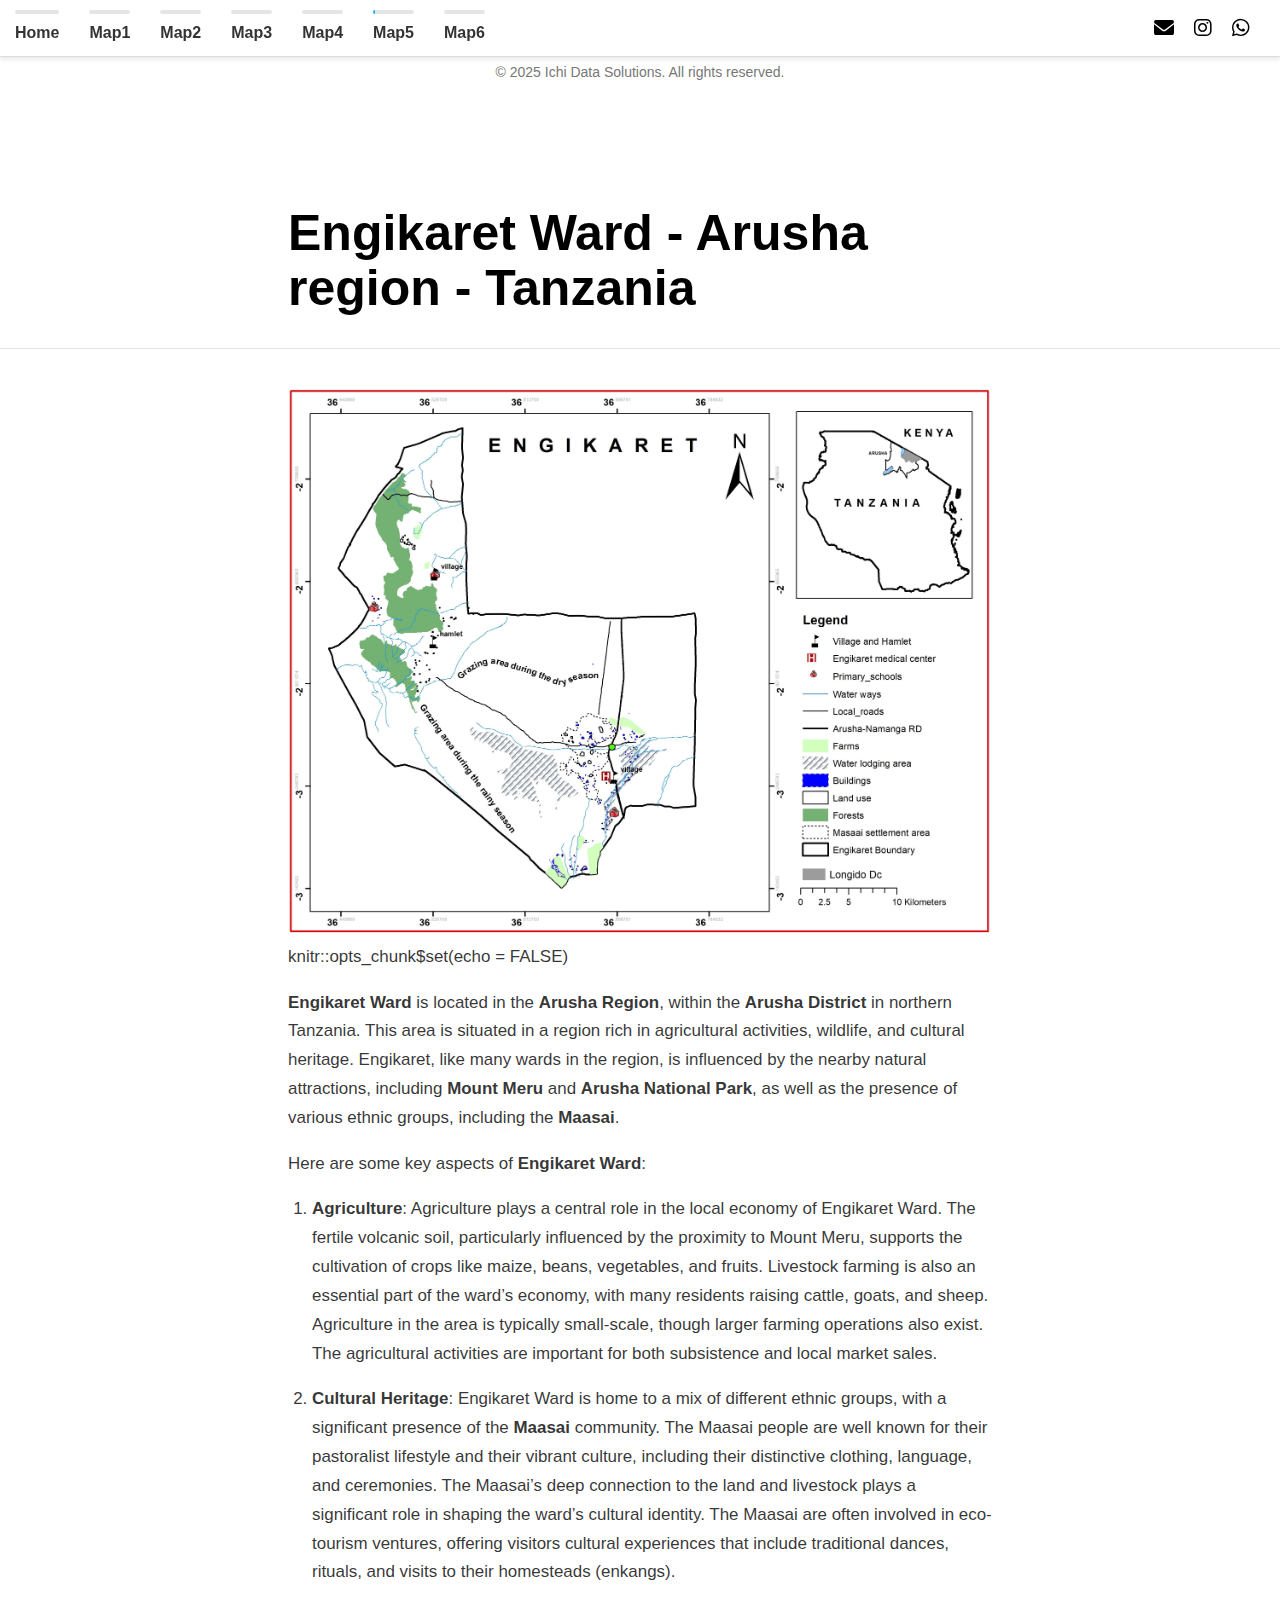
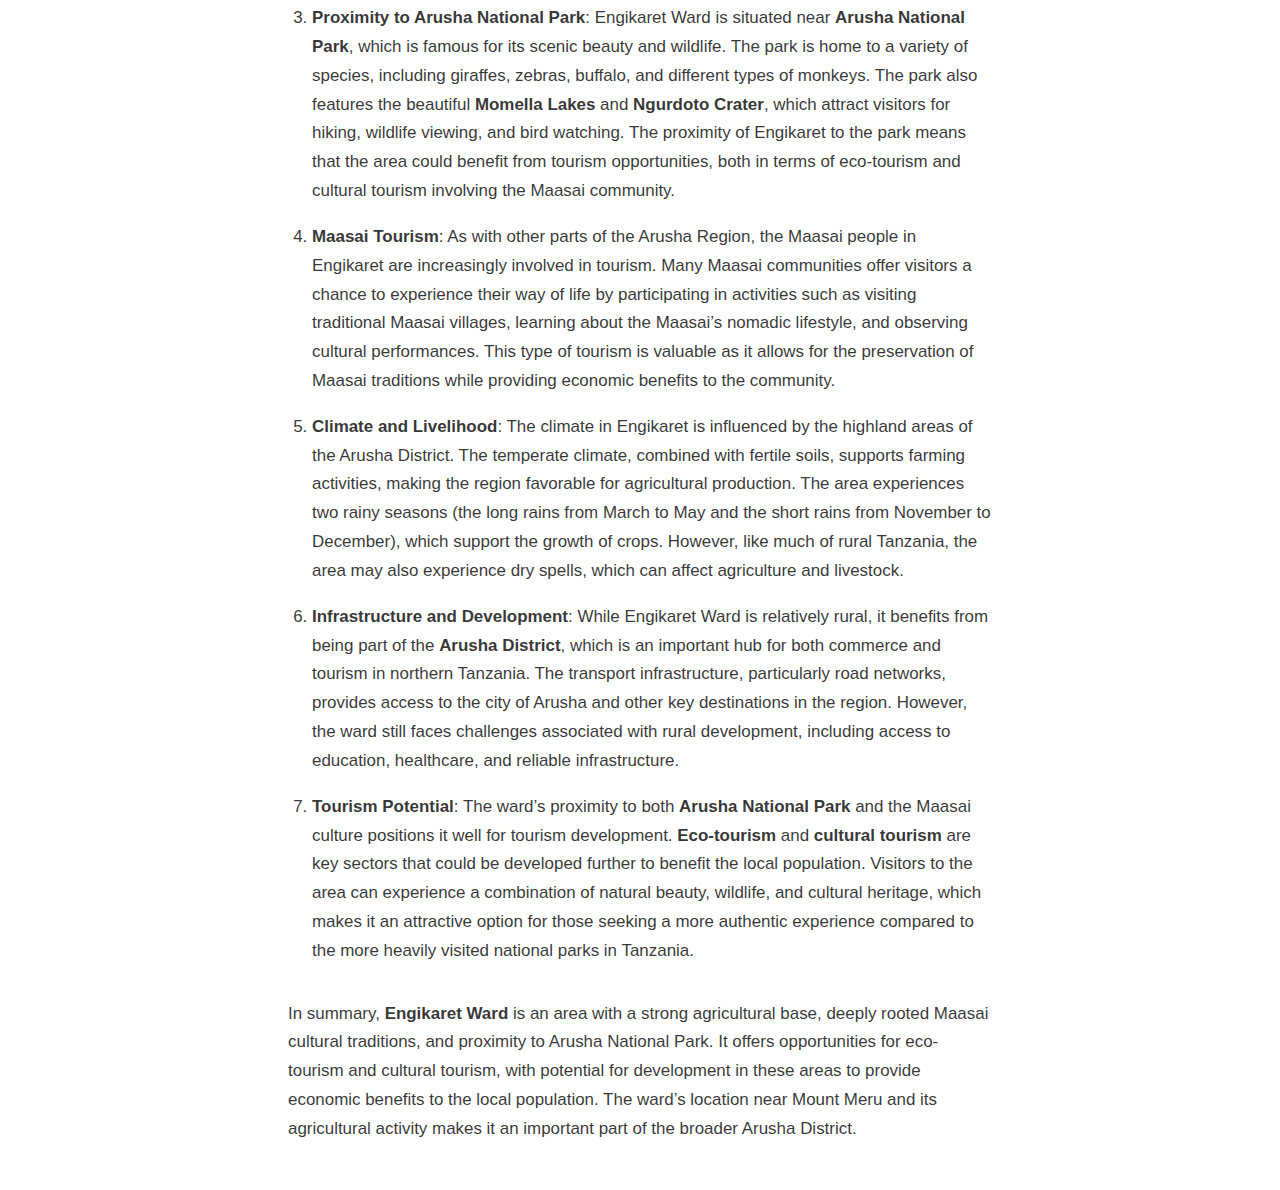
<file: docs/Map5.html>
<!DOCTYPE html>

<html xmlns="http://www.w3.org/1999/xhtml" lang="" xml:lang="">

<head>
  <meta charset="utf-8"/>
  <meta name="viewport" content="width=device-width, initial-scale=1"/>
  <meta http-equiv="X-UA-Compatible" content="IE=Edge,chrome=1"/>
  <meta name="generator" content="distill" />

  <style type="text/css">
  /* Hide doc at startup (prevent jankiness while JS renders/transforms) */
  body {
    visibility: hidden;
  }
  </style>

 <!--radix_placeholder_import_source-->
 <!--/radix_placeholder_import_source-->

<style type="text/css">code{white-space: pre;}</style>
<style type="text/css" data-origin="pandoc">
pre > code.sourceCode { white-space: pre; position: relative; }
pre > code.sourceCode > span { line-height: 1.25; }
pre > code.sourceCode > span:empty { height: 1.2em; }
.sourceCode { overflow: visible; }
code.sourceCode > span { color: inherit; text-decoration: inherit; }
div.sourceCode { margin: 1em 0; }
pre.sourceCode { margin: 0; }
@media screen {
div.sourceCode { overflow: auto; }
}
@media print {
pre > code.sourceCode { white-space: pre-wrap; }
pre > code.sourceCode > span { display: inline-block; text-indent: -5em; padding-left: 5em; }
}
pre.numberSource code
  { counter-reset: source-line 0; }
pre.numberSource code > span
  { position: relative; left: -4em; counter-increment: source-line; }
pre.numberSource code > span > a:first-child::before
  { content: counter(source-line);
    position: relative; left: -1em; text-align: right; vertical-align: baseline;
    border: none; display: inline-block;
    -webkit-touch-callout: none; -webkit-user-select: none;
    -khtml-user-select: none; -moz-user-select: none;
    -ms-user-select: none; user-select: none;
    padding: 0 4px; width: 4em;
    color: #aaaaaa;
  }
pre.numberSource { margin-left: 3em; border-left: 1px solid #aaaaaa;  padding-left: 4px; }
div.sourceCode
  { color: #00769e; background-color: #f1f3f5; }
@media screen {
pre > code.sourceCode > span > a:first-child::before { text-decoration: underline; }
}
code span { color: #00769e; } /* Normal */
code span.al { color: #ad0000; } /* Alert */
code span.an { color: #5e5e5e; } /* Annotation */
code span.at { color: #657422; } /* Attribute */
code span.bn { color: #ad0000; } /* BaseN */
code span.bu { } /* BuiltIn */
code span.cf { color: #00769e; } /* ControlFlow */
code span.ch { color: #20794d; } /* Char */
code span.cn { color: #8f5902; } /* Constant */
code span.co { color: #5e5e5e; } /* Comment */
code span.cv { color: #5e5e5e; font-style: italic; } /* CommentVar */
code span.do { color: #5e5e5e; font-style: italic; } /* Documentation */
code span.dt { color: #ad0000; } /* DataType */
code span.dv { color: #ad0000; } /* DecVal */
code span.er { color: #ad0000; } /* Error */
code span.ex { } /* Extension */
code span.fl { color: #ad0000; } /* Float */
code span.fu { color: #4758ab; } /* Function */
code span.im { } /* Import */
code span.in { color: #5e5e5e; } /* Information */
code span.kw { color: #00769e; } /* Keyword */
code span.op { color: #5e5e5e; } /* Operator */
code span.ot { color: #00769e; } /* Other */
code span.pp { color: #ad0000; } /* Preprocessor */
code span.sc { color: #5e5e5e; } /* SpecialChar */
code span.ss { color: #20794d; } /* SpecialString */
code span.st { color: #20794d; } /* String */
code span.va { color: #111111; } /* Variable */
code span.vs { color: #20794d; } /* VerbatimString */
code span.wa { color: #5e5e5e; font-style: italic; } /* Warning */
</style>


  <!--radix_placeholder_meta_tags-->
  <title>Powerful &amp; Insightful Maps: Engikaret Ward - Arusha region - Tanzania</title>




  <!--  https://developers.facebook.com/docs/sharing/webmasters#markup -->
  <meta property="og:title" content="Powerful &amp; Insightful Maps: Engikaret Ward - Arusha region - Tanzania"/>
  <meta property="og:type" content="article"/>
  <meta property="og:locale" content="en_US"/>
  <meta property="og:site_name" content="Powerful &amp; Insightful Maps"/>

  <!--  https://dev.twitter.com/cards/types/summary -->
  <meta property="twitter:card" content="summary"/>
  <meta property="twitter:title" content="Powerful &amp; Insightful Maps: Engikaret Ward - Arusha region - Tanzania"/>

  <!--/radix_placeholder_meta_tags-->
  <!--radix_placeholder_rmarkdown_metadata-->

  <script type="text/json" id="radix-rmarkdown-metadata">
  {"type":"list","attributes":{"names":{"type":"character","attributes":{},"value":["title","description","output"]}},"value":[{"type":"character","attributes":{},"value":["Engikaret Ward - Arusha region - Tanzania"]},{"type":"NULL"},{"type":"list","attributes":{"names":{"type":"character","attributes":{},"value":["distill::distill_article"]}},"value":[{"type":"list","attributes":{"names":{"type":"character","attributes":{},"value":["self_contained","includes","css"]}},"value":[{"type":"logical","attributes":{},"value":[false]},{"type":"list","attributes":{"names":{"type":"character","attributes":{},"value":["in_header"]}},"value":[{"type":"character","attributes":{},"value":["auto_slide.html"]}]},{"type":"character","attributes":{},"value":["custom.css"]}]}]}]}
  </script>
  <!--/radix_placeholder_rmarkdown_metadata-->
  <!--radix_placeholder_navigation_in_header-->
  <meta name="distill:offset" content=""/>

  <script type="application/javascript">

    window.headroom_prevent_pin = false;

    window.document.addEventListener("DOMContentLoaded", function (event) {

      // initialize headroom for banner
      var header = $('header').get(0);
      var headerHeight = header.offsetHeight;
      var headroom = new Headroom(header, {
        tolerance: 5,
        onPin : function() {
          if (window.headroom_prevent_pin) {
            window.headroom_prevent_pin = false;
            headroom.unpin();
          }
        }
      });
      headroom.init();
      if(window.location.hash)
        headroom.unpin();
      $(header).addClass('headroom--transition');

      // offset scroll location for banner on hash change
      // (see: https://github.com/WickyNilliams/headroom.js/issues/38)
      window.addEventListener("hashchange", function(event) {
        window.scrollTo(0, window.pageYOffset - (headerHeight + 25));
      });

      // responsive menu
      $('.distill-site-header').each(function(i, val) {
        var topnav = $(this);
        var toggle = topnav.find('.nav-toggle');
        toggle.on('click', function() {
          topnav.toggleClass('responsive');
        });
      });

      // nav dropdowns
      $('.nav-dropbtn').click(function(e) {
        $(this).next('.nav-dropdown-content').toggleClass('nav-dropdown-active');
        $(this).parent().siblings('.nav-dropdown')
           .children('.nav-dropdown-content').removeClass('nav-dropdown-active');
      });
      $("body").click(function(e){
        $('.nav-dropdown-content').removeClass('nav-dropdown-active');
      });
      $(".nav-dropdown").click(function(e){
        e.stopPropagation();
      });
    });
  </script>

  <style type="text/css">

  /* Theme (user-documented overrideables for nav appearance) */

  .distill-site-nav {
    color: rgba(255, 255, 255, 0.8);
    background-color: #0F2E3D;
    font-size: 15px;
    font-weight: 300;
  }

  .distill-site-nav a {
    color: inherit;
    text-decoration: none;
  }

  .distill-site-nav a:hover {
    color: white;
  }

  @media print {
    .distill-site-nav {
      display: none;
    }
  }

  .distill-site-header {

  }

  .distill-site-footer {

  }


  /* Site Header */

  .distill-site-header {
    width: 100%;
    box-sizing: border-box;
    z-index: 3;
  }

  .distill-site-header .nav-left {
    display: inline-block;
    margin-left: 8px;
  }

  @media screen and (max-width: 768px) {
    .distill-site-header .nav-left {
      margin-left: 0;
    }
  }


  .distill-site-header .nav-right {
    float: right;
    margin-right: 8px;
  }

  .distill-site-header a,
  .distill-site-header .title {
    display: inline-block;
    text-align: center;
    padding: 14px 10px 14px 10px;
  }

  .distill-site-header .title {
    font-size: 18px;
    min-width: 150px;
  }

  .distill-site-header .logo {
    padding: 0;
  }

  .distill-site-header .logo img {
    display: none;
    max-height: 20px;
    width: auto;
    margin-bottom: -4px;
  }

  .distill-site-header .nav-image img {
    max-height: 18px;
    width: auto;
    display: inline-block;
    margin-bottom: -3px;
  }



  @media screen and (min-width: 1000px) {
    .distill-site-header .logo img {
      display: inline-block;
    }
    .distill-site-header .nav-left {
      margin-left: 20px;
    }
    .distill-site-header .nav-right {
      margin-right: 20px;
    }
    .distill-site-header .title {
      padding-left: 12px;
    }
  }


  .distill-site-header .nav-toggle {
    display: none;
  }

  .nav-dropdown {
    display: inline-block;
    position: relative;
  }

  .nav-dropdown .nav-dropbtn {
    border: none;
    outline: none;
    color: rgba(255, 255, 255, 0.8);
    padding: 16px 10px;
    background-color: transparent;
    font-family: inherit;
    font-size: inherit;
    font-weight: inherit;
    margin: 0;
    margin-top: 1px;
    z-index: 2;
  }

  .nav-dropdown-content {
    display: none;
    position: absolute;
    background-color: white;
    min-width: 200px;
    border: 1px solid rgba(0,0,0,0.15);
    border-radius: 4px;
    box-shadow: 0px 8px 16px 0px rgba(0,0,0,0.1);
    z-index: 1;
    margin-top: 2px;
    white-space: nowrap;
    padding-top: 4px;
    padding-bottom: 4px;
  }

  .nav-dropdown-content hr {
    margin-top: 4px;
    margin-bottom: 4px;
    border: none;
    border-bottom: 1px solid rgba(0, 0, 0, 0.1);
  }

  .nav-dropdown-active {
    display: block;
  }

  .nav-dropdown-content a, .nav-dropdown-content .nav-dropdown-header {
    color: black;
    padding: 6px 24px;
    text-decoration: none;
    display: block;
    text-align: left;
  }

  .nav-dropdown-content .nav-dropdown-header {
    display: block;
    padding: 5px 24px;
    padding-bottom: 0;
    text-transform: uppercase;
    font-size: 14px;
    color: #999999;
    white-space: nowrap;
  }

  .nav-dropdown:hover .nav-dropbtn {
    color: white;
  }

  .nav-dropdown-content a:hover {
    background-color: #ddd;
    color: black;
  }

  .nav-right .nav-dropdown-content {
    margin-left: -45%;
    right: 0;
  }

  @media screen and (max-width: 768px) {
    .distill-site-header a, .distill-site-header .nav-dropdown  {display: none;}
    .distill-site-header a.nav-toggle {
      float: right;
      display: block;
    }
    .distill-site-header .title {
      margin-left: 0;
    }
    .distill-site-header .nav-right {
      margin-right: 0;
    }
    .distill-site-header {
      overflow: hidden;
    }
    .nav-right .nav-dropdown-content {
      margin-left: 0;
    }
  }


  @media screen and (max-width: 768px) {
    .distill-site-header.responsive {position: relative; min-height: 500px; }
    .distill-site-header.responsive a.nav-toggle {
      position: absolute;
      right: 0;
      top: 0;
    }
    .distill-site-header.responsive a,
    .distill-site-header.responsive .nav-dropdown {
      display: block;
      text-align: left;
    }
    .distill-site-header.responsive .nav-left,
    .distill-site-header.responsive .nav-right {
      width: 100%;
    }
    .distill-site-header.responsive .nav-dropdown {float: none;}
    .distill-site-header.responsive .nav-dropdown-content {position: relative;}
    .distill-site-header.responsive .nav-dropdown .nav-dropbtn {
      display: block;
      width: 100%;
      text-align: left;
    }
  }

  /* Site Footer */

  .distill-site-footer {
    width: 100%;
    overflow: hidden;
    box-sizing: border-box;
    z-index: 3;
    margin-top: 30px;
    padding-top: 30px;
    padding-bottom: 30px;
    text-align: center;
  }

  /* Headroom */

  d-title {
    padding-top: 6rem;
  }

  @media print {
    d-title {
      padding-top: 4rem;
    }
  }

  .headroom {
    z-index: 1000;
    position: fixed;
    top: 0;
    left: 0;
    right: 0;
  }

  .headroom--transition {
    transition: all .4s ease-in-out;
  }

  .headroom--unpinned {
    top: -100px;
  }

  .headroom--pinned {
    top: 0;
  }

  /* adjust viewport for navbar height */
  /* helps vertically center bootstrap (non-distill) content */
  .min-vh-100 {
    min-height: calc(100vh - 100px) !important;
  }

  </style>

  <script src="site_libs/jquery-3.6.0/jquery-3.6.0.min.js"></script>
  <link href="site_libs/font-awesome-6.5.2/css/all.min.css" rel="stylesheet"/>
  <link href="site_libs/font-awesome-6.5.2/css/v4-shims.min.css" rel="stylesheet"/>
  <script src="site_libs/headroom-0.9.4/headroom.min.js"></script>
  <script src="site_libs/autocomplete-0.37.1/autocomplete.min.js"></script>
  <script src="site_libs/fuse-6.4.1/fuse.min.js"></script>

  <script type="application/javascript">

  function getMeta(metaName) {
    var metas = document.getElementsByTagName('meta');
    for (let i = 0; i < metas.length; i++) {
      if (metas[i].getAttribute('name') === metaName) {
        return metas[i].getAttribute('content');
      }
    }
    return '';
  }

  function offsetURL(url) {
    var offset = getMeta('distill:offset');
    return offset ? offset + '/' + url : url;
  }

  function createFuseIndex() {

    // create fuse index
    var options = {
      keys: [
        { name: 'title', weight: 20 },
        { name: 'categories', weight: 15 },
        { name: 'description', weight: 10 },
        { name: 'contents', weight: 5 },
      ],
      ignoreLocation: true,
      threshold: 0
    };
    var fuse = new window.Fuse([], options);

    // fetch the main search.json
    return fetch(offsetURL('search.json'))
      .then(function(response) {
        if (response.status == 200) {
          return response.json().then(function(json) {
            // index main articles
            json.articles.forEach(function(article) {
              fuse.add(article);
            });
            // download collections and index their articles
            return Promise.all(json.collections.map(function(collection) {
              return fetch(offsetURL(collection)).then(function(response) {
                if (response.status === 200) {
                  return response.json().then(function(articles) {
                    articles.forEach(function(article) {
                      fuse.add(article);
                    });
                  })
                } else {
                  return Promise.reject(
                    new Error('Unexpected status from search index request: ' +
                              response.status)
                  );
                }
              });
            })).then(function() {
              return fuse;
            });
          });

        } else {
          return Promise.reject(
            new Error('Unexpected status from search index request: ' +
                        response.status)
          );
        }
      });
  }

  window.document.addEventListener("DOMContentLoaded", function (event) {

    // get search element (bail if we don't have one)
    var searchEl = window.document.getElementById('distill-search');
    if (!searchEl)
      return;

    createFuseIndex()
      .then(function(fuse) {

        // make search box visible
        searchEl.classList.remove('hidden');

        // initialize autocomplete
        var options = {
          autoselect: true,
          hint: false,
          minLength: 2,
        };
        window.autocomplete(searchEl, options, [{
          source: function(query, callback) {
            const searchOptions = {
              isCaseSensitive: false,
              shouldSort: true,
              minMatchCharLength: 2,
              limit: 10,
            };
            var results = fuse.search(query, searchOptions);
            callback(results
              .map(function(result) { return result.item; })
            );
          },
          templates: {
            suggestion: function(suggestion) {
              var img = suggestion.preview && Object.keys(suggestion.preview).length > 0
                ? `<img src="${offsetURL(suggestion.preview)}"</img>`
                : '';
              var html = `
                <div class="search-item">
                  <h3>${suggestion.title}</h3>
                  <div class="search-item-description">
                    ${suggestion.description || ''}
                  </div>
                  <div class="search-item-preview">
                    ${img}
                  </div>
                </div>
              `;
              return html;
            }
          }
        }]).on('autocomplete:selected', function(event, suggestion) {
          window.location.href = offsetURL(suggestion.path);
        });
        // remove inline display style on autocompleter (we want to
        // manage responsive display via css)
        $('.algolia-autocomplete').css("display", "");
      })
      .catch(function(error) {
        console.log(error);
      });

  });

  </script>

  <style type="text/css">

  .nav-search {
    font-size: x-small;
  }

  /* Algolioa Autocomplete */

  .algolia-autocomplete {
    display: inline-block;
    margin-left: 10px;
    vertical-align: sub;
    background-color: white;
    color: black;
    padding: 6px;
    padding-top: 8px;
    padding-bottom: 0;
    border-radius: 6px;
    border: 1px #0F2E3D solid;
    width: 180px;
  }


  @media screen and (max-width: 768px) {
    .distill-site-nav .algolia-autocomplete {
      display: none;
      visibility: hidden;
    }
    .distill-site-nav.responsive .algolia-autocomplete {
      display: inline-block;
      visibility: visible;
    }
    .distill-site-nav.responsive .algolia-autocomplete .aa-dropdown-menu {
      margin-left: 0;
      width: 400px;
      max-height: 400px;
    }
  }

  .algolia-autocomplete .aa-input, .algolia-autocomplete .aa-hint {
    width: 90%;
    outline: none;
    border: none;
  }

  .algolia-autocomplete .aa-hint {
    color: #999;
  }
  .algolia-autocomplete .aa-dropdown-menu {
    width: 550px;
    max-height: 70vh;
    overflow-x: visible;
    overflow-y: scroll;
    padding: 5px;
    margin-top: 3px;
    margin-left: -150px;
    background-color: #fff;
    border-radius: 5px;
    border: 1px solid #999;
    border-top: none;
  }

  .algolia-autocomplete .aa-dropdown-menu .aa-suggestion {
    cursor: pointer;
    padding: 5px 4px;
    border-bottom: 1px solid #eee;
  }

  .algolia-autocomplete .aa-dropdown-menu .aa-suggestion:last-of-type {
    border-bottom: none;
    margin-bottom: 2px;
  }

  .algolia-autocomplete .aa-dropdown-menu .aa-suggestion .search-item {
    overflow: hidden;
    font-size: 0.8em;
    line-height: 1.4em;
  }

  .algolia-autocomplete .aa-dropdown-menu .aa-suggestion .search-item h3 {
    font-size: 1rem;
    margin-block-start: 0;
    margin-block-end: 5px;
  }

  .algolia-autocomplete .aa-dropdown-menu .aa-suggestion .search-item-description {
    display: inline-block;
    overflow: hidden;
    height: 2.8em;
    width: 80%;
    margin-right: 4%;
  }

  .algolia-autocomplete .aa-dropdown-menu .aa-suggestion .search-item-preview {
    display: inline-block;
    width: 15%;
  }

  .algolia-autocomplete .aa-dropdown-menu .aa-suggestion .search-item-preview img {
    height: 3em;
    width: auto;
    display: none;
  }

  .algolia-autocomplete .aa-dropdown-menu .aa-suggestion .search-item-preview img[src] {
    display: initial;
  }

  .algolia-autocomplete .aa-dropdown-menu .aa-suggestion.aa-cursor {
    background-color: #eee;
  }
  .algolia-autocomplete .aa-dropdown-menu .aa-suggestion em {
    font-weight: bold;
    font-style: normal;
  }

  </style>


  <!--/radix_placeholder_navigation_in_header-->
  <!--radix_placeholder_distill-->

  <style type="text/css">

  body {
    background-color: white;
  }

  .pandoc-table {
    width: 100%;
  }

  .pandoc-table>caption {
    margin-bottom: 10px;
  }

  .pandoc-table th:not([align]) {
    text-align: left;
  }

  .pagedtable-footer {
    font-size: 15px;
  }

  d-byline .byline {
    grid-template-columns: 2fr 2fr;
  }

  d-byline .byline h3 {
    margin-block-start: 1.5em;
  }

  d-byline .byline .authors-affiliations h3 {
    margin-block-start: 0.5em;
  }

  .authors-affiliations .orcid-id {
    width: 16px;
    height:16px;
    margin-left: 4px;
    margin-right: 4px;
    vertical-align: middle;
    padding-bottom: 2px;
  }

  d-title .dt-tags {
    margin-top: 1em;
    grid-column: text;
  }

  .dt-tags .dt-tag {
    text-decoration: none;
    display: inline-block;
    color: rgba(0,0,0,0.6);
    padding: 0em 0.4em;
    margin-right: 0.5em;
    margin-bottom: 0.4em;
    font-size: 70%;
    border: 1px solid rgba(0,0,0,0.2);
    border-radius: 3px;
    text-transform: uppercase;
    font-weight: 500;
  }

  d-article table.gt_table td,
  d-article table.gt_table th {
    border-bottom: none;
    font-size: 100%;
  }

  .html-widget {
    margin-bottom: 2.0em;
  }

  .l-screen-inset {
    padding-right: 16px;
  }

  .l-screen .caption {
    margin-left: 10px;
  }

  .shaded {
    background: rgb(247, 247, 247);
    padding-top: 20px;
    padding-bottom: 20px;
    border-top: 1px solid rgba(0, 0, 0, 0.1);
    border-bottom: 1px solid rgba(0, 0, 0, 0.1);
  }

  .shaded .html-widget {
    margin-bottom: 0;
    border: 1px solid rgba(0, 0, 0, 0.1);
  }

  .shaded .shaded-content {
    background: white;
  }

  .text-output {
    margin-top: 0;
    line-height: 1.5em;
  }

  .hidden {
    display: none !important;
  }

  hr.section-separator {
    border: none;
    border-top: 1px solid rgba(0, 0, 0, 0.1);
    margin: 0px;
  }


  d-byline {
    border-top: none;
  }

  d-article {
    padding-top: 2.5rem;
    padding-bottom: 30px;
    border-top: none;
  }

  d-appendix {
    padding-top: 30px;
  }

  d-article>p>img {
    width: 100%;
  }

  d-article h2 {
    margin: 1rem 0 1.5rem 0;
  }

  d-article h3 {
    margin-top: 1.5rem;
  }

  d-article iframe {
    border: 1px solid rgba(0, 0, 0, 0.1);
    margin-bottom: 2.0em;
    width: 100%;
  }

  /* Tweak code blocks */

  d-article div.sourceCode code,
  d-article pre code {
    font-family: Consolas, Monaco, 'Andale Mono', 'Ubuntu Mono', monospace;
  }

  d-article pre,
  d-article div.sourceCode,
  d-article div.sourceCode pre {
    overflow: auto;
  }

  d-article div.sourceCode {
    background-color: white;
  }

  d-article div.sourceCode pre {
    padding-left: 10px;
    font-size: 12px;
    border-left: 2px solid rgba(0,0,0,0.1);
  }

  d-article pre {
    font-size: 12px;
    color: black;
    background: none;
    margin-top: 0;
    text-align: left;
    white-space: pre;
    word-spacing: normal;
    word-break: normal;
    word-wrap: normal;
    line-height: 1.5;

    -moz-tab-size: 4;
    -o-tab-size: 4;
    tab-size: 4;

    -webkit-hyphens: none;
    -moz-hyphens: none;
    -ms-hyphens: none;
    hyphens: none;
  }

  d-article pre a {
    border-bottom: none;
  }

  d-article pre a:hover {
    border-bottom: none;
    text-decoration: underline;
  }

  d-article details {
    grid-column: text;
    margin-bottom: 0.8em;
  }

  @media(min-width: 768px) {

  d-article pre,
  d-article div.sourceCode,
  d-article div.sourceCode pre {
    overflow: visible !important;
  }

  d-article div.sourceCode pre {
    padding-left: 18px;
    font-size: 14px;
  }

  /* tweak for Pandoc numbered line within distill */
  d-article pre.numberSource code > span {
      left: -2em;
  }

  d-article pre {
    font-size: 14px;
  }

  }

  figure img.external {
    background: white;
    border: 1px solid rgba(0, 0, 0, 0.1);
    box-shadow: 0 1px 8px rgba(0, 0, 0, 0.1);
    padding: 18px;
    box-sizing: border-box;
  }

  /* CSS for d-contents */

  .d-contents {
    grid-column: text;
    color: rgba(0,0,0,0.8);
    font-size: 0.9em;
    padding-bottom: 1em;
    margin-bottom: 1em;
    padding-bottom: 0.5em;
    margin-bottom: 1em;
    padding-left: 0.25em;
    justify-self: start;
  }

  @media(min-width: 1000px) {
    .d-contents.d-contents-float {
      height: 0;
      grid-column-start: 1;
      grid-column-end: 4;
      justify-self: center;
      padding-right: 3em;
      padding-left: 2em;
    }
  }

  .d-contents nav h3 {
    font-size: 18px;
    margin-top: 0;
    margin-bottom: 1em;
  }

  .d-contents li {
    list-style-type: none
  }

  .d-contents nav > ul {
    padding-left: 0;
  }

  .d-contents ul {
    padding-left: 1em
  }

  .d-contents nav ul li {
    margin-top: 0.6em;
    margin-bottom: 0.2em;
  }

  .d-contents nav a {
    font-size: 13px;
    border-bottom: none;
    text-decoration: none
    color: rgba(0, 0, 0, 0.8);
  }

  .d-contents nav a:hover {
    text-decoration: underline solid rgba(0, 0, 0, 0.6)
  }

  .d-contents nav > ul > li > a {
    font-weight: 600;
  }

  .d-contents nav > ul > li > ul {
    font-weight: inherit;
  }

  .d-contents nav > ul > li > ul > li {
    margin-top: 0.2em;
  }


  .d-contents nav ul {
    margin-top: 0;
    margin-bottom: 0.25em;
  }

  .d-article-with-toc h2:nth-child(2) {
    margin-top: 0;
  }


  /* Figure */

  .figure {
    position: relative;
    margin-bottom: 2.5em;
    margin-top: 1.5em;
  }

  .figure .caption {
    color: rgba(0, 0, 0, 0.6);
    font-size: 12px;
    line-height: 1.5em;
  }

  .figure img.external {
    background: white;
    border: 1px solid rgba(0, 0, 0, 0.1);
    box-shadow: 0 1px 8px rgba(0, 0, 0, 0.1);
    padding: 18px;
    box-sizing: border-box;
  }

  .figure .caption a {
    color: rgba(0, 0, 0, 0.6);
  }

  .figure .caption b,
  .figure .caption strong, {
    font-weight: 600;
    color: rgba(0, 0, 0, 1.0);
  }

  /* Citations */

  d-article .citation {
    color: inherit;
    cursor: inherit;
  }

  div.hanging-indent{
    margin-left: 1em; text-indent: -1em;
  }

  /* Citation hover box */

  .tippy-box[data-theme~=light-border] {
    background-color: rgba(250, 250, 250, 0.95);
  }

  .tippy-content > p {
    margin-bottom: 0;
    padding: 2px;
  }


  /* Tweak 1000px media break to show more text */

  @media(min-width: 1000px) {
    .base-grid,
    distill-header,
    d-title,
    d-abstract,
    d-article,
    d-appendix,
    distill-appendix,
    d-byline,
    d-footnote-list,
    d-citation-list,
    distill-footer {
      grid-template-columns: [screen-start] 1fr [page-start kicker-start] 80px [middle-start] 50px [text-start kicker-end] 65px 65px 65px 65px 65px 65px 65px 65px [text-end gutter-start] 65px [middle-end] 65px [page-end gutter-end] 1fr [screen-end];
      grid-column-gap: 16px;
    }

    .grid {
      grid-column-gap: 16px;
    }

    d-article {
      font-size: 1.06rem;
      line-height: 1.7em;
    }
    figure .caption, .figure .caption, figure figcaption {
      font-size: 13px;
    }
  }

  @media(min-width: 1180px) {
    .base-grid,
    distill-header,
    d-title,
    d-abstract,
    d-article,
    d-appendix,
    distill-appendix,
    d-byline,
    d-footnote-list,
    d-citation-list,
    distill-footer {
      grid-template-columns: [screen-start] 1fr [page-start kicker-start] 60px [middle-start] 60px [text-start kicker-end] 60px 60px 60px 60px 60px 60px 60px 60px [text-end gutter-start] 60px [middle-end] 60px [page-end gutter-end] 1fr [screen-end];
      grid-column-gap: 32px;
    }

    .grid {
      grid-column-gap: 32px;
    }
  }


  /* Get the citation styles for the appendix (not auto-injected on render since
     we do our own rendering of the citation appendix) */

  d-appendix .citation-appendix,
  .d-appendix .citation-appendix {
    font-size: 11px;
    line-height: 15px;
    border-left: 1px solid rgba(0, 0, 0, 0.1);
    padding-left: 18px;
    border: 1px solid rgba(0,0,0,0.1);
    background: rgba(0, 0, 0, 0.02);
    padding: 10px 18px;
    border-radius: 3px;
    color: rgba(150, 150, 150, 1);
    overflow: hidden;
    margin-top: -12px;
    white-space: pre-wrap;
    word-wrap: break-word;
  }

  /* Include appendix styles here so they can be overridden */

  d-appendix {
    contain: layout style;
    font-size: 0.8em;
    line-height: 1.7em;
    margin-top: 60px;
    margin-bottom: 0;
    border-top: 1px solid rgba(0, 0, 0, 0.1);
    color: rgba(0,0,0,0.5);
    padding-top: 60px;
    padding-bottom: 48px;
  }

  d-appendix h3 {
    grid-column: page-start / text-start;
    font-size: 15px;
    font-weight: 500;
    margin-top: 1em;
    margin-bottom: 0;
    color: rgba(0,0,0,0.65);
  }

  d-appendix h3 + * {
    margin-top: 1em;
  }

  d-appendix ol {
    padding: 0 0 0 15px;
  }

  @media (min-width: 768px) {
    d-appendix ol {
      padding: 0 0 0 30px;
      margin-left: -30px;
    }
  }

  d-appendix li {
    margin-bottom: 1em;
  }

  d-appendix a {
    color: rgba(0, 0, 0, 0.6);
  }

  d-appendix > * {
    grid-column: text;
  }

  d-appendix > d-footnote-list,
  d-appendix > d-citation-list,
  d-appendix > distill-appendix {
    grid-column: screen;
  }

  /* Include footnote styles here so they can be overridden */

  d-footnote-list {
    contain: layout style;
  }

  d-footnote-list > * {
    grid-column: text;
  }

  d-footnote-list a.footnote-backlink {
    color: rgba(0,0,0,0.3);
    padding-left: 0.5em;
  }



  /* Anchor.js */

  .anchorjs-link {
    /*transition: all .25s linear; */
    text-decoration: none;
    border-bottom: none;
  }
  *:hover > .anchorjs-link {
    margin-left: -1.125em !important;
    text-decoration: none;
    border-bottom: none;
  }

  /* Social footer */

  .social_footer {
    margin-top: 30px;
    margin-bottom: 0;
    color: rgba(0,0,0,0.67);
  }

  .disqus-comments {
    margin-right: 30px;
  }

  .disqus-comment-count {
    border-bottom: 1px solid rgba(0, 0, 0, 0.4);
    cursor: pointer;
  }

  #disqus_thread {
    margin-top: 30px;
  }

  .article-sharing a {
    border-bottom: none;
    margin-right: 8px;
  }

  .article-sharing a:hover {
    border-bottom: none;
  }

  .sidebar-section.subscribe {
    font-size: 12px;
    line-height: 1.6em;
  }

  .subscribe p {
    margin-bottom: 0.5em;
  }


  .article-footer .subscribe {
    font-size: 15px;
    margin-top: 45px;
  }


  .sidebar-section.custom {
    font-size: 12px;
    line-height: 1.6em;
  }

  .custom p {
    margin-bottom: 0.5em;
  }

  /* Styles for listing layout (hide title) */
  .layout-listing d-title, .layout-listing .d-title {
    display: none;
  }

  /* Styles for posts lists (not auto-injected) */


  .posts-with-sidebar {
    padding-left: 45px;
    padding-right: 45px;
  }

  .posts-list .description h2,
  .posts-list .description p {
    font-family: -apple-system, BlinkMacSystemFont, "Segoe UI", Roboto, Oxygen, Ubuntu, Cantarell, "Fira Sans", "Droid Sans", "Helvetica Neue", Arial, sans-serif;
  }

  .posts-list .description h2 {
    font-weight: 700;
    border-bottom: none;
    padding-bottom: 0;
  }

  .posts-list h2.post-tag {
    border-bottom: 1px solid rgba(0, 0, 0, 0.2);
    padding-bottom: 12px;
  }
  .posts-list {
    margin-top: 60px;
    margin-bottom: 24px;
  }

  .posts-list .post-preview {
    text-decoration: none;
    overflow: hidden;
    display: block;
    border-bottom: 1px solid rgba(0, 0, 0, 0.1);
    padding: 24px 0;
  }

  .post-preview-last {
    border-bottom: none !important;
  }

  .posts-list .posts-list-caption {
    grid-column: screen;
    font-weight: 400;
  }

  .posts-list .post-preview h2 {
    margin: 0 0 6px 0;
    line-height: 1.2em;
    font-style: normal;
    font-size: 24px;
  }

  .posts-list .post-preview p {
    margin: 0 0 12px 0;
    line-height: 1.4em;
    font-size: 16px;
  }

  .posts-list .post-preview .thumbnail {
    box-sizing: border-box;
    margin-bottom: 24px;
    position: relative;
    max-width: 500px;
  }
  .posts-list .post-preview img {
    width: 100%;
    display: block;
  }

  .posts-list .metadata {
    font-size: 12px;
    line-height: 1.4em;
    margin-bottom: 18px;
  }

  .posts-list .metadata > * {
    display: inline-block;
  }

  .posts-list .metadata .publishedDate {
    margin-right: 2em;
  }

  .posts-list .metadata .dt-authors {
    display: block;
    margin-top: 0.3em;
    margin-right: 2em;
  }

  .posts-list .dt-tags {
    display: block;
    line-height: 1em;
  }

  .posts-list .dt-tags .dt-tag {
    display: inline-block;
    color: rgba(0,0,0,0.6);
    padding: 0.3em 0.4em;
    margin-right: 0.2em;
    margin-bottom: 0.4em;
    font-size: 60%;
    border: 1px solid rgba(0,0,0,0.2);
    border-radius: 3px;
    text-transform: uppercase;
    font-weight: 500;
  }

  .posts-list img {
    opacity: 1;
  }

  .posts-list img[data-src] {
    opacity: 0;
  }

  .posts-more {
    clear: both;
  }


  .posts-sidebar {
    font-size: 16px;
  }

  .posts-sidebar h3 {
    font-size: 16px;
    margin-top: 0;
    margin-bottom: 0.5em;
    font-weight: 400;
    text-transform: uppercase;
  }

  .sidebar-section {
    margin-bottom: 30px;
  }

  .categories ul {
    list-style-type: none;
    margin: 0;
    padding: 0;
  }

  .categories li {
    color: rgba(0, 0, 0, 0.8);
    margin-bottom: 0;
  }

  .categories li>a {
    border-bottom: none;
  }

  .categories li>a:hover {
    border-bottom: 1px solid rgba(0, 0, 0, 0.4);
  }

  .categories .active {
    font-weight: 600;
  }

  .categories .category-count {
    color: rgba(0, 0, 0, 0.4);
  }


  @media(min-width: 768px) {
    .posts-list .post-preview h2 {
      font-size: 26px;
    }
    .posts-list .post-preview .thumbnail {
      float: right;
      width: 30%;
      margin-bottom: 0;
    }
    .posts-list .post-preview .description {
      float: left;
      width: 45%;
    }
    .posts-list .post-preview .metadata {
      float: left;
      width: 20%;
      margin-top: 8px;
    }
    .posts-list .post-preview p {
      margin: 0 0 12px 0;
      line-height: 1.5em;
      font-size: 16px;
    }
    .posts-with-sidebar .posts-list {
      float: left;
      width: 75%;
    }
    .posts-with-sidebar .posts-sidebar {
      float: right;
      width: 20%;
      margin-top: 60px;
      padding-top: 24px;
      padding-bottom: 24px;
    }
  }


  /* Improve display for browsers without grid (IE/Edge <= 15) */

  .downlevel {
    line-height: 1.6em;
    font-family: -apple-system, BlinkMacSystemFont, "Segoe UI", Roboto, Oxygen, Ubuntu, Cantarell, "Fira Sans", "Droid Sans", "Helvetica Neue", Arial, sans-serif;
    margin: 0;
  }

  .downlevel .d-title {
    padding-top: 6rem;
    padding-bottom: 1.5rem;
  }

  .downlevel .d-title h1 {
    font-size: 50px;
    font-weight: 700;
    line-height: 1.1em;
    margin: 0 0 0.5rem;
  }

  .downlevel .d-title p {
    font-weight: 300;
    font-size: 1.2rem;
    line-height: 1.55em;
    margin-top: 0;
  }

  .downlevel .d-byline {
    padding-top: 0.8em;
    padding-bottom: 0.8em;
    font-size: 0.8rem;
    line-height: 1.8em;
  }

  .downlevel .section-separator {
    border: none;
    border-top: 1px solid rgba(0, 0, 0, 0.1);
  }

  .downlevel .d-article {
    font-size: 1.06rem;
    line-height: 1.7em;
    padding-top: 1rem;
    padding-bottom: 2rem;
  }


  .downlevel .d-appendix {
    padding-left: 0;
    padding-right: 0;
    max-width: none;
    font-size: 0.8em;
    line-height: 1.7em;
    margin-bottom: 0;
    color: rgba(0,0,0,0.5);
    padding-top: 40px;
    padding-bottom: 48px;
  }

  .downlevel .footnotes ol {
    padding-left: 13px;
  }

  .downlevel .base-grid,
  .downlevel .distill-header,
  .downlevel .d-title,
  .downlevel .d-abstract,
  .downlevel .d-article,
  .downlevel .d-appendix,
  .downlevel .distill-appendix,
  .downlevel .d-byline,
  .downlevel .d-footnote-list,
  .downlevel .d-citation-list,
  .downlevel .distill-footer,
  .downlevel .appendix-bottom,
  .downlevel .posts-container {
    padding-left: 40px;
    padding-right: 40px;
  }

  @media(min-width: 768px) {
    .downlevel .base-grid,
    .downlevel .distill-header,
    .downlevel .d-title,
    .downlevel .d-abstract,
    .downlevel .d-article,
    .downlevel .d-appendix,
    .downlevel .distill-appendix,
    .downlevel .d-byline,
    .downlevel .d-footnote-list,
    .downlevel .d-citation-list,
    .downlevel .distill-footer,
    .downlevel .appendix-bottom,
    .downlevel .posts-container {
    padding-left: 150px;
    padding-right: 150px;
    max-width: 900px;
  }
  }

  .downlevel pre code {
    display: block;
    border-left: 2px solid rgba(0, 0, 0, .1);
    padding: 0 0 0 20px;
    font-size: 14px;
  }

  .downlevel code, .downlevel pre {
    color: black;
    background: none;
    font-family: Consolas, Monaco, 'Andale Mono', 'Ubuntu Mono', monospace;
    text-align: left;
    white-space: pre;
    word-spacing: normal;
    word-break: normal;
    word-wrap: normal;
    line-height: 1.5;

    -moz-tab-size: 4;
    -o-tab-size: 4;
    tab-size: 4;

    -webkit-hyphens: none;
    -moz-hyphens: none;
    -ms-hyphens: none;
    hyphens: none;
  }

  .downlevel .posts-list .post-preview {
    color: inherit;
  }



  </style>

  <script type="application/javascript">

  function is_downlevel_browser() {
    if (bowser.isUnsupportedBrowser({ msie: "12", msedge: "16"},
                                   window.navigator.userAgent)) {
      return true;
    } else {
      return window.load_distill_framework === undefined;
    }
  }

  // show body when load is complete
  function on_load_complete() {

    // add anchors
    if (window.anchors) {
      window.anchors.options.placement = 'left';
      window.anchors.add('d-article > h2, d-article > h3, d-article > h4, d-article > h5');
    }


    // set body to visible
    document.body.style.visibility = 'visible';

    // force redraw for leaflet widgets
    if (window.HTMLWidgets) {
      var maps = window.HTMLWidgets.findAll(".leaflet");
      $.each(maps, function(i, el) {
        var map = this.getMap();
        map.invalidateSize();
        map.eachLayer(function(layer) {
          if (layer instanceof L.TileLayer)
            layer.redraw();
        });
      });
    }

    // trigger 'shown' so htmlwidgets resize
    $('d-article').trigger('shown');
  }

  function init_distill() {

    init_common();

    // create front matter
    var front_matter = $('<d-front-matter></d-front-matter>');
    $('#distill-front-matter').wrap(front_matter);

    // create d-title
    $('.d-title').changeElementType('d-title');

    // separator
    var separator = '<hr class="section-separator" style="clear: both"/>';
    // prepend separator above appendix
    $('.d-byline').before(separator);
    $('.d-article').before(separator);

    // create d-byline
    var byline = $('<d-byline></d-byline>');
    $('.d-byline').replaceWith(byline);

    // create d-article
    var article = $('<d-article></d-article>');
    $('.d-article').wrap(article).children().unwrap();

    // move posts container into article
    $('.posts-container').appendTo($('d-article'));

    // create d-appendix
    $('.d-appendix').changeElementType('d-appendix');

    // flag indicating that we have appendix items
    var appendix = $('.appendix-bottom').children('h3').length > 0;

    // replace footnotes with <d-footnote>
    $('.footnote-ref').each(function(i, val) {
      appendix = true;
      var href = $(this).attr('href');
      var id = href.replace('#', '');
      var fn = $('#' + id);
      var fn_p = $('#' + id + '>p');
      fn_p.find('.footnote-back').remove();
      var text = fn_p.html();
      var dtfn = $('<d-footnote></d-footnote>');
      dtfn.html(text);
      $(this).replaceWith(dtfn);
    });
    // remove footnotes
    $('.footnotes').remove();

    // move refs into #references-listing
    $('#references-listing').replaceWith($('#refs'));

    $('h1.appendix, h2.appendix').each(function(i, val) {
      $(this).changeElementType('h3');
    });
    $('h3.appendix').each(function(i, val) {
      var id = $(this).attr('id');
      $('.d-contents a[href="#' + id + '"]').parent().remove();
      appendix = true;
      $(this).nextUntil($('h1, h2, h3')).addBack().appendTo($('d-appendix'));
    });

    // show d-appendix if we have appendix content
    $("d-appendix").css('display', appendix ? 'grid' : 'none');

    // localize layout chunks to just output
    $('.layout-chunk').each(function(i, val) {

      // capture layout
      var layout = $(this).attr('data-layout');

      // apply layout to markdown level block elements
      var elements = $(this).children().not('details, div.sourceCode, pre, script');
      elements.each(function(i, el) {
        var layout_div = $('<div class="' + layout + '"></div>');
        if (layout_div.hasClass('shaded')) {
          var shaded_content = $('<div class="shaded-content"></div>');
          $(this).wrap(shaded_content);
          $(this).parent().wrap(layout_div);
        } else {
          $(this).wrap(layout_div);
        }
      });


      // unwrap the layout-chunk div
      $(this).children().unwrap();
    });

    // remove code block used to force  highlighting css
    $('.distill-force-highlighting-css').parent().remove();

    // remove empty line numbers inserted by pandoc when using a
    // custom syntax highlighting theme, except when numbering line
    // in code chunk
    $('pre:not(.numberLines) code.sourceCode a:empty').remove();

    // load distill framework
    load_distill_framework();

    // wait for window.distillRunlevel == 4 to do post processing
    function distill_post_process() {

      if (!window.distillRunlevel || window.distillRunlevel < 4)
        return;

      // hide author/affiliations entirely if we have no authors
      var front_matter = JSON.parse($("#distill-front-matter").html());
      var have_authors = front_matter.authors && front_matter.authors.length > 0;
      if (!have_authors)
        $('d-byline').addClass('hidden');

      // article with toc class
      $('.d-contents').parent().addClass('d-article-with-toc');

      // strip links that point to #
      $('.authors-affiliations').find('a[href="#"]').removeAttr('href');

      // add orcid ids
      $('.authors-affiliations').find('.author').each(function(i, el) {
        var orcid_id = front_matter.authors[i].orcidID;
        var author_name = front_matter.authors[i].author
        if (orcid_id) {
          var a = $('<a></a>');
          a.attr('href', 'https://orcid.org/' + orcid_id);
          var img = $('<img></img>');
          img.addClass('orcid-id');
          img.attr('alt', author_name ? 'ORCID ID for ' + author_name : 'ORCID ID');
          img.attr('src','[data-uri]');
          a.append(img);
          $(this).append(a);
        }
      });

      // hide elements of author/affiliations grid that have no value
      function hide_byline_column(caption) {
        $('d-byline').find('h3:contains("' + caption + '")').parent().css('visibility', 'hidden');
      }

      // affiliations
      var have_affiliations = false;
      for (var i = 0; i<front_matter.authors.length; ++i) {
        var author = front_matter.authors[i];
        if (author.affiliation !== "&nbsp;") {
          have_affiliations = true;
          break;
        }
      }
      if (!have_affiliations)
        $('d-byline').find('h3:contains("Affiliations")').css('visibility', 'hidden');

      // published date
      if (!front_matter.publishedDate)
        hide_byline_column("Published");

      // document object identifier
      var doi = $('d-byline').find('h3:contains("DOI")');
      var doi_p = doi.next().empty();
      if (!front_matter.doi) {
        // if we have a citation and valid citationText then link to that
        if ($('#citation').length > 0 && front_matter.citationText) {
          doi.html('Citation');
          $('<a href="#citation"></a>')
            .text(front_matter.citationText)
            .appendTo(doi_p);
        } else {
          hide_byline_column("DOI");
        }
      } else {
        $('<a></a>')
           .attr('href', "https://doi.org/" + front_matter.doi)
           .html(front_matter.doi)
           .appendTo(doi_p);
      }

       // change plural form of authors/affiliations
      if (front_matter.authors.length === 1) {
        var grid = $('.authors-affiliations');
        grid.children('h3:contains("Authors")').text('Author');
        grid.children('h3:contains("Affiliations")').text('Affiliation');
      }

      // remove d-appendix and d-footnote-list local styles
      $('d-appendix > style:first-child').remove();
      $('d-footnote-list > style:first-child').remove();

      // move appendix-bottom entries to the bottom
      $('.appendix-bottom').appendTo('d-appendix').children().unwrap();
      $('.appendix-bottom').remove();

      // hoverable references
      $('span.citation[data-cites]').each(function() {
        const citeChild = $(this).children()[0]
        // Do not process if @xyz has been used without escaping and without bibliography activated
        // https://github.com/rstudio/distill/issues/466
        if (citeChild === undefined) return true

        if (citeChild.nodeName == "D-FOOTNOTE") {
          var fn = citeChild
          $(this).html(fn.shadowRoot.querySelector("sup"))
          $(this).id = fn.id
          fn.remove()
        }
        var refs = $(this).attr('data-cites').split(" ");
        var refHtml = refs.map(function(ref) {
          // Could use CSS.escape too here, we insure backward compatibility in navigator
          return "<p>" + $('div[id="ref-' + ref + '"]').html() + "</p>";
        }).join("\n");
        window.tippy(this, {
          allowHTML: true,
          content: refHtml,
          maxWidth: 500,
          interactive: true,
          interactiveBorder: 10,
          theme: 'light-border',
          placement: 'bottom-start'
        });
      });

      // fix footnotes in tables (#411)
      // replacing broken distill.pub feature
      $('table d-footnote').each(function() {
        // we replace internal showAtNode methode which is triggered when hovering a footnote
        this.hoverBox.showAtNode = function(node) {
          // ported from https://github.com/distillpub/template/pull/105/files
          calcOffset = function(elem) {
              let x = elem.offsetLeft;
              let y = elem.offsetTop;
              // Traverse upwards until an `absolute` element is found or `elem`
              // becomes null.
              while (elem = elem.offsetParent && elem.style.position != 'absolute') {
                  x += elem.offsetLeft;
                  y += elem.offsetTop;
              }

              return { left: x, top: y };
          }
          // https://developer.mozilla.org/en-US/docs/Web/API/HTMLElement/offsetTop
          const bbox = node.getBoundingClientRect();
          const offset = calcOffset(node);
          this.show([offset.left + bbox.width, offset.top + bbox.height]);
        }
      })

      // clear polling timer
      clearInterval(tid);

      // show body now that everything is ready
      on_load_complete();
    }

    var tid = setInterval(distill_post_process, 50);
    distill_post_process();

  }

  function init_downlevel() {

    init_common();

     // insert hr after d-title
    $('.d-title').after($('<hr class="section-separator"/>'));

    // check if we have authors
    var front_matter = JSON.parse($("#distill-front-matter").html());
    var have_authors = front_matter.authors && front_matter.authors.length > 0;

    // manage byline/border
    if (!have_authors)
      $('.d-byline').remove();
    $('.d-byline').after($('<hr class="section-separator"/>'));
    $('.d-byline a').remove();

    // remove toc
    $('.d-contents').remove();

    // move appendix elements
    $('h1.appendix, h2.appendix').each(function(i, val) {
      $(this).changeElementType('h3');
    });
    $('h3.appendix').each(function(i, val) {
      $(this).nextUntil($('h1, h2, h3')).addBack().appendTo($('.d-appendix'));
    });


    // inject headers into references and footnotes
    var refs_header = $('<h3></h3>');
    refs_header.text('References');
    $('#refs').prepend(refs_header);

    var footnotes_header = $('<h3></h3');
    footnotes_header.text('Footnotes');
    $('.footnotes').children('hr').first().replaceWith(footnotes_header);

    // move appendix-bottom entries to the bottom
    $('.appendix-bottom').appendTo('.d-appendix').children().unwrap();
    $('.appendix-bottom').remove();

    // remove appendix if it's empty
    if ($('.d-appendix').children().length === 0)
      $('.d-appendix').remove();

    // prepend separator above appendix
    $('.d-appendix').before($('<hr class="section-separator" style="clear: both"/>'));

    // trim code
    $('pre>code').each(function(i, val) {
      $(this).html($.trim($(this).html()));
    });

    // move posts-container right before article
    $('.posts-container').insertBefore($('.d-article'));

    $('body').addClass('downlevel');

    on_load_complete();
  }


  function init_common() {

    // jquery plugin to change element types
    (function($) {
      $.fn.changeElementType = function(newType) {
        var attrs = {};

        $.each(this[0].attributes, function(idx, attr) {
          attrs[attr.nodeName] = attr.nodeValue;
        });

        this.replaceWith(function() {
          return $("<" + newType + "/>", attrs).append($(this).contents());
        });
      };
    })(jQuery);

    // prevent underline for linked images
    $('a > img').parent().css({'border-bottom' : 'none'});

    // mark non-body figures created by knitr chunks as 100% width
    $('.layout-chunk').each(function(i, val) {
      var figures = $(this).find('img, .html-widget');
      // ignore leaflet img layers (#106)
      figures = figures.filter(':not(img[class*="leaflet"])')
      if ($(this).attr('data-layout') !== "l-body") {
        figures.css('width', '100%');
      } else {
        figures.css('max-width', '100%');
        figures.filter("[width]").each(function(i, val) {
          var fig = $(this);
          fig.css('width', fig.attr('width') + 'px');
        });

      }
    });

    // auto-append index.html to post-preview links in file: protocol
    // and in rstudio ide preview
    $('.post-preview').each(function(i, val) {
      if (window.location.protocol === "file:")
        $(this).attr('href', $(this).attr('href') + "index.html");
    });

    // get rid of index.html references in header
    if (window.location.protocol !== "file:") {
      $('.distill-site-header a[href]').each(function(i,val) {
        $(this).attr('href', $(this).attr('href').replace(/^index[.]html/, "./"));
      });
    }

    // add class to pandoc style tables
    $('tr.header').parent('thead').parent('table').addClass('pandoc-table');
    $('.kable-table').children('table').addClass('pandoc-table');

    // add figcaption style to table captions
    $('caption').parent('table').addClass("figcaption");

    // initialize posts list
    if (window.init_posts_list)
      window.init_posts_list();

    // implmement disqus comment link
    $('.disqus-comment-count').click(function() {
      window.headroom_prevent_pin = true;
      $('#disqus_thread').toggleClass('hidden');
      if (!$('#disqus_thread').hasClass('hidden')) {
        var offset = $(this).offset();
        $(window).resize();
        $('html, body').animate({
          scrollTop: offset.top - 35
        });
      }
    });
  }

  document.addEventListener('DOMContentLoaded', function() {
    if (is_downlevel_browser())
      init_downlevel();
    else
      window.addEventListener('WebComponentsReady', init_distill);
  });

  </script>

  <!--/radix_placeholder_distill-->
  <script src="site_libs/header-attrs-2.29/header-attrs.js"></script>
  <script src="site_libs/popper-2.6.0/popper.min.js"></script>
  <link href="site_libs/tippy-6.2.7/tippy.css" rel="stylesheet" />
  <link href="site_libs/tippy-6.2.7/tippy-light-border.css" rel="stylesheet" />
  <script src="site_libs/tippy-6.2.7/tippy.umd.min.js"></script>
  <script src="site_libs/anchor-4.2.2/anchor.min.js"></script>
  <script src="site_libs/bowser-1.9.3/bowser.min.js"></script>
  <script src="site_libs/webcomponents-2.0.0/webcomponents.js"></script>
  <script src="site_libs/distill-2.2.21/template.v2.js"></script>
  <!--radix_placeholder_site_in_header-->
  <!--/radix_placeholder_site_in_header-->
  <!DOCTYPE html>
  <html lang="en">
  <head>
      <meta charset="UTF-8">
      <meta name="viewport" content="width=device-width, initial-scale=1.0">
      <title>Page with Individual Progress Bars</title>
      <link rel="stylesheet" href="https://cdnjs.cloudflare.com/ajax/libs/font-awesome/6.0.0-beta3/css/all.min.css">
      <link rel="stylesheet" href="custom.css"> <!-- Ensure custom.css is available if needed -->
      <style>
          /* Styles for the navigation bar */
          #navbar {
              position: fixed;
              top: 0;
              left: 0;
              width: 100%;
              background-color: white;
              border-bottom: 1px solid #ddd;
              z-index: 9999;
              display: flex;
              justify-content: center;
              padding: 10px 0;
              box-shadow: 0px 2px 5px rgba(0, 0, 0, 0.1);
          }

          .nav-item {
              margin: 0 15px;
              position: relative;
              display: flex;
              align-items: center;
          }

          .progress-container {
              position: absolute;
              top: 0;
              left: 0;
              width: 100%;
              height: 4px;
              background-color: rgba(0, 0, 0, 0.1);
              border-radius: 2px;
              overflow: hidden;
          }

          .progress-bar {
              height: 100%;
              background-color: #00bfff;
              width: 0%;
              transition: width 0.1s linear;
          }

          /* Styles for social media icons */
          .social-media {
              display: flex;
              align-items: center;
              margin-left: auto;
              margin-right: 20px;
          }

          .social-media a {
              color: #000;
              margin: 0 10px;
              font-size: 20px;
              text-decoration: none;
          }

          .social-media a:hover {
              color: #007bff;
          }

          /* Copyright footer styles */
          #footer {
              text-align: center;
              font-size: 14px;
              color: #777;
              margin-top: 50px;
              padding: 10px 0;
          }
      </style>
  </head>
  <body>

  <div id="navbar">
      <div class="nav-item"><div class="progress-container"><div id="progress-home" class="progress-bar"></div></div><a href="Home.html" class="nav-link">Home</a></div>
      <div class="nav-item"><div class="progress-container"><div id="progress-map1" class="progress-bar"></div></div><a href="Map1.html" class="nav-link">Map1</a></div>
      <div class="nav-item"><div class="progress-container"><div id="progress-map2" class="progress-bar"></div></div><a href="Map2.html" class="nav-link">Map2</a></div>
      <div class="nav-item"><div class="progress-container"><div id="progress-map3" class="progress-bar"></div></div><a href="Map3.html" class="nav-link">Map3</a></div>
      <div class="nav-item"><div class="progress-container"><div id="progress-map4" class="progress-bar"></div></div><a href="Map4.html" class="nav-link">Map4</a></div>
      <div class="nav-item"><div class="progress-container"><div id="progress-map5" class="progress-bar"></div></div><a href="Map5.html" class="nav-link">Map5</a></div>
      <div class="nav-item"><div class="progress-container"><div id="progress-map6" class="progress-bar"></div></div><a href="Map6.html" class="nav-link">Map6</a></div>

      <!-- Social media icons -->
      <div class="social-media">
          <a href="mailto:ichidataanalysis@email.com" target="_blank" class="fas fa-envelope"></a>
          <a href="https://www.instagram.com/ichidatascience?igsh=Ym5kcW1qNTY4OGd0" target="_blank" class="fab fa-instagram"></a>
          <a href="https://chat.whatsapp.com/CuZzE2vs9bS3zjQrF4c1Jh" target="_blank" class="fab fa-whatsapp"></a>
      </div>
  </div>

  <!-- Copyright Footer -->
  <div id="footer">
      <p>&copy; 2025 Ichi Data Solutions. All rights reserved.</p>
  </div>

  <script>
  document.addEventListener('DOMContentLoaded', function() {
      const interval = 15000; // 15 seconds (updated time)
      const pages = [
          { id: 'progress-home', url: 'Home.html' },
          { id: 'progress-map1', url: 'Map1.html' },
          { id: 'progress-map2', url: 'Map2.html' },
          { id: 'progress-map3', url: 'Map3.html' },
          { id: 'progress-map4', url: 'Map4.html' },
          { id: 'progress-map5', url: 'Map5.html' },
          { id: 'progress-map6', url: 'Map6.html' }
      ];
      let currentIndex = pages.findIndex(page => window.location.pathname.includes(page.url));
      if (currentIndex === -1) currentIndex = 0;

      let elapsed = 0;
      let timer;
      let isPaused = false; // Flag to track the paused state
      const currentProgressBar = document.getElementById(pages[currentIndex].id);

      function updateProgress() {
          if (!isPaused) {
              if (elapsed >= interval) {
                  currentIndex = (currentIndex + 1) % pages.length;
                  window.location.href = pages[currentIndex].url;
              } else {
                  elapsed += 100;
                  if (currentProgressBar) {
                      currentProgressBar.style.width = (elapsed / interval) * 100 + '%';
                  }
                  timer = setTimeout(updateProgress, 100);
              }
          }
      }

      function togglePause() {
          isPaused = !isPaused; // Toggle the pause state
          if (!isPaused) {
              updateProgress(); // Resume the progress if not paused
          }
      }

      // Add click event listener to the progress bar
      if (currentProgressBar) {
          currentProgressBar.addEventListener('click', togglePause);
      }

      updateProgress();
  });
  </script>

  </body>
  </html>

  <link rel="stylesheet" href="custom.css" type="text/css"/>

</head>

<body>

<!--radix_placeholder_front_matter-->

<script id="distill-front-matter" type="text/json">
{"title":"Engikaret Ward - Arusha region - Tanzania","authors":[]}
</script>

<!--/radix_placeholder_front_matter-->
<!--radix_placeholder_navigation_before_body-->
<header class="header header--fixed" role="banner">
<nav class="distill-site-nav distill-site-header">
<div class="nav-left">
<a href="index.html" class="title">Powerful &amp; Insightful Maps</a>
</div>
<div class="nav-right">
<a href="Home.html">Home</a>
<a href="Map1.html">Map1</a>
<a href="Map2.html">Map2</a>
<a href="Map3.html">Map3</a>
<a href="Map4.html">Map4</a>
<a href="Map5.html">Map5</a>
<a href="Map6.html">Map6</a>
<a>
<i class="fas fa-envelope" aria-hidden="true"></i>
</a>
<a>
<i class="fab fa-instagram" aria-hidden="true"></i>
</a>
<a>
<i class="fab fa-whatsapp" aria-hidden="true"></i>
</a>
<a href="javascript:void(0);" class="nav-toggle">&#9776;</a>
</div>
</nav>
</header>
<!--/radix_placeholder_navigation_before_body-->
<!--radix_placeholder_site_before_body-->
<!--/radix_placeholder_site_before_body-->

<div class="d-title">
<h1>Engikaret Ward - Arusha region - Tanzania</h1>

<!--radix_placeholder_categories-->
<!--/radix_placeholder_categories-->

</div>


<div class="d-article">
<p><img src="Engikaret%20location%20map.jpg" alt="Study area map" />knitr::opts_chunk$set(echo = FALSE)</p>
<p><strong>Engikaret Ward</strong> is located in the <strong>Arusha Region</strong>, within the <strong>Arusha District</strong> in northern Tanzania. This area is situated in a region rich in agricultural activities, wildlife, and cultural heritage. Engikaret, like many wards in the region, is influenced by the nearby natural attractions, including <strong>Mount Meru</strong> and <strong>Arusha National Park</strong>, as well as the presence of various ethnic groups, including the <strong>Maasai</strong>.</p>
<p>Here are some key aspects of <strong>Engikaret Ward</strong>:</p>
<ol type="1">
<li><p><strong>Agriculture</strong>: Agriculture plays a central role in the local economy of Engikaret Ward. The fertile volcanic soil, particularly influenced by the proximity to Mount Meru, supports the cultivation of crops like maize, beans, vegetables, and fruits. Livestock farming is also an essential part of the ward’s economy, with many residents raising cattle, goats, and sheep. Agriculture in the area is typically small-scale, though larger farming operations also exist. The agricultural activities are important for both subsistence and local market sales.</p></li>
<li><p><strong>Cultural Heritage</strong>: Engikaret Ward is home to a mix of different ethnic groups, with a significant presence of the <strong>Maasai</strong> community. The Maasai people are well known for their pastoralist lifestyle and their vibrant culture, including their distinctive clothing, language, and ceremonies. The Maasai’s deep connection to the land and livestock plays a significant role in shaping the ward’s cultural identity. The Maasai are often involved in eco-tourism ventures, offering visitors cultural experiences that include traditional dances, rituals, and visits to their homesteads (enkangs).</p></li>
<li><p><strong>Proximity to Arusha National Park</strong>: Engikaret Ward is situated near <strong>Arusha National Park</strong>, which is famous for its scenic beauty and wildlife. The park is home to a variety of species, including giraffes, zebras, buffalo, and different types of monkeys. The park also features the beautiful <strong>Momella Lakes</strong> and <strong>Ngurdoto Crater</strong>, which attract visitors for hiking, wildlife viewing, and bird watching. The proximity of Engikaret to the park means that the area could benefit from tourism opportunities, both in terms of eco-tourism and cultural tourism involving the Maasai community.</p></li>
<li><p><strong>Maasai Tourism</strong>: As with other parts of the Arusha Region, the Maasai people in Engikaret are increasingly involved in tourism. Many Maasai communities offer visitors a chance to experience their way of life by participating in activities such as visiting traditional Maasai villages, learning about the Maasai’s nomadic lifestyle, and observing cultural performances. This type of tourism is valuable as it allows for the preservation of Maasai traditions while providing economic benefits to the community.</p></li>
<li><p><strong>Climate and Livelihood</strong>: The climate in Engikaret is influenced by the highland areas of the Arusha District. The temperate climate, combined with fertile soils, supports farming activities, making the region favorable for agricultural production. The area experiences two rainy seasons (the long rains from March to May and the short rains from November to December), which support the growth of crops. However, like much of rural Tanzania, the area may also experience dry spells, which can affect agriculture and livestock.</p></li>
<li><p><strong>Infrastructure and Development</strong>: While Engikaret Ward is relatively rural, it benefits from being part of the <strong>Arusha District</strong>, which is an important hub for both commerce and tourism in northern Tanzania. The transport infrastructure, particularly road networks, provides access to the city of Arusha and other key destinations in the region. However, the ward still faces challenges associated with rural development, including access to education, healthcare, and reliable infrastructure.</p></li>
<li><p><strong>Tourism Potential</strong>: The ward’s proximity to both <strong>Arusha National Park</strong> and the Maasai culture positions it well for tourism development. <strong>Eco-tourism</strong> and <strong>cultural tourism</strong> are key sectors that could be developed further to benefit the local population. Visitors to the area can experience a combination of natural beauty, wildlife, and cultural heritage, which makes it an attractive option for those seeking a more authentic experience compared to the more heavily visited national parks in Tanzania.</p></li>
</ol>
<p>In summary, <strong>Engikaret Ward</strong> is an area with a strong agricultural base, deeply rooted Maasai cultural traditions, and proximity to Arusha National Park. It offers opportunities for eco-tourism and cultural tourism, with potential for development in these areas to provide economic benefits to the local population. The ward’s location near Mount Meru and its agricultural activity makes it an important part of the broader Arusha District.</p>
<div class="sourceCode" id="cb1"><pre class="sourceCode r distill-force-highlighting-css"><code class="sourceCode r"></code></pre></div>
<!--radix_placeholder_article_footer-->
<!--/radix_placeholder_article_footer-->
</div>

<div class="d-appendix">
</div>


<!--radix_placeholder_site_after_body-->
<!--/radix_placeholder_site_after_body-->
<!--radix_placeholder_appendices-->
<div class="appendix-bottom"></div>
<!--/radix_placeholder_appendices-->
<!--radix_placeholder_navigation_after_body-->
<!--/radix_placeholder_navigation_after_body-->

</body>

</html>
</file>
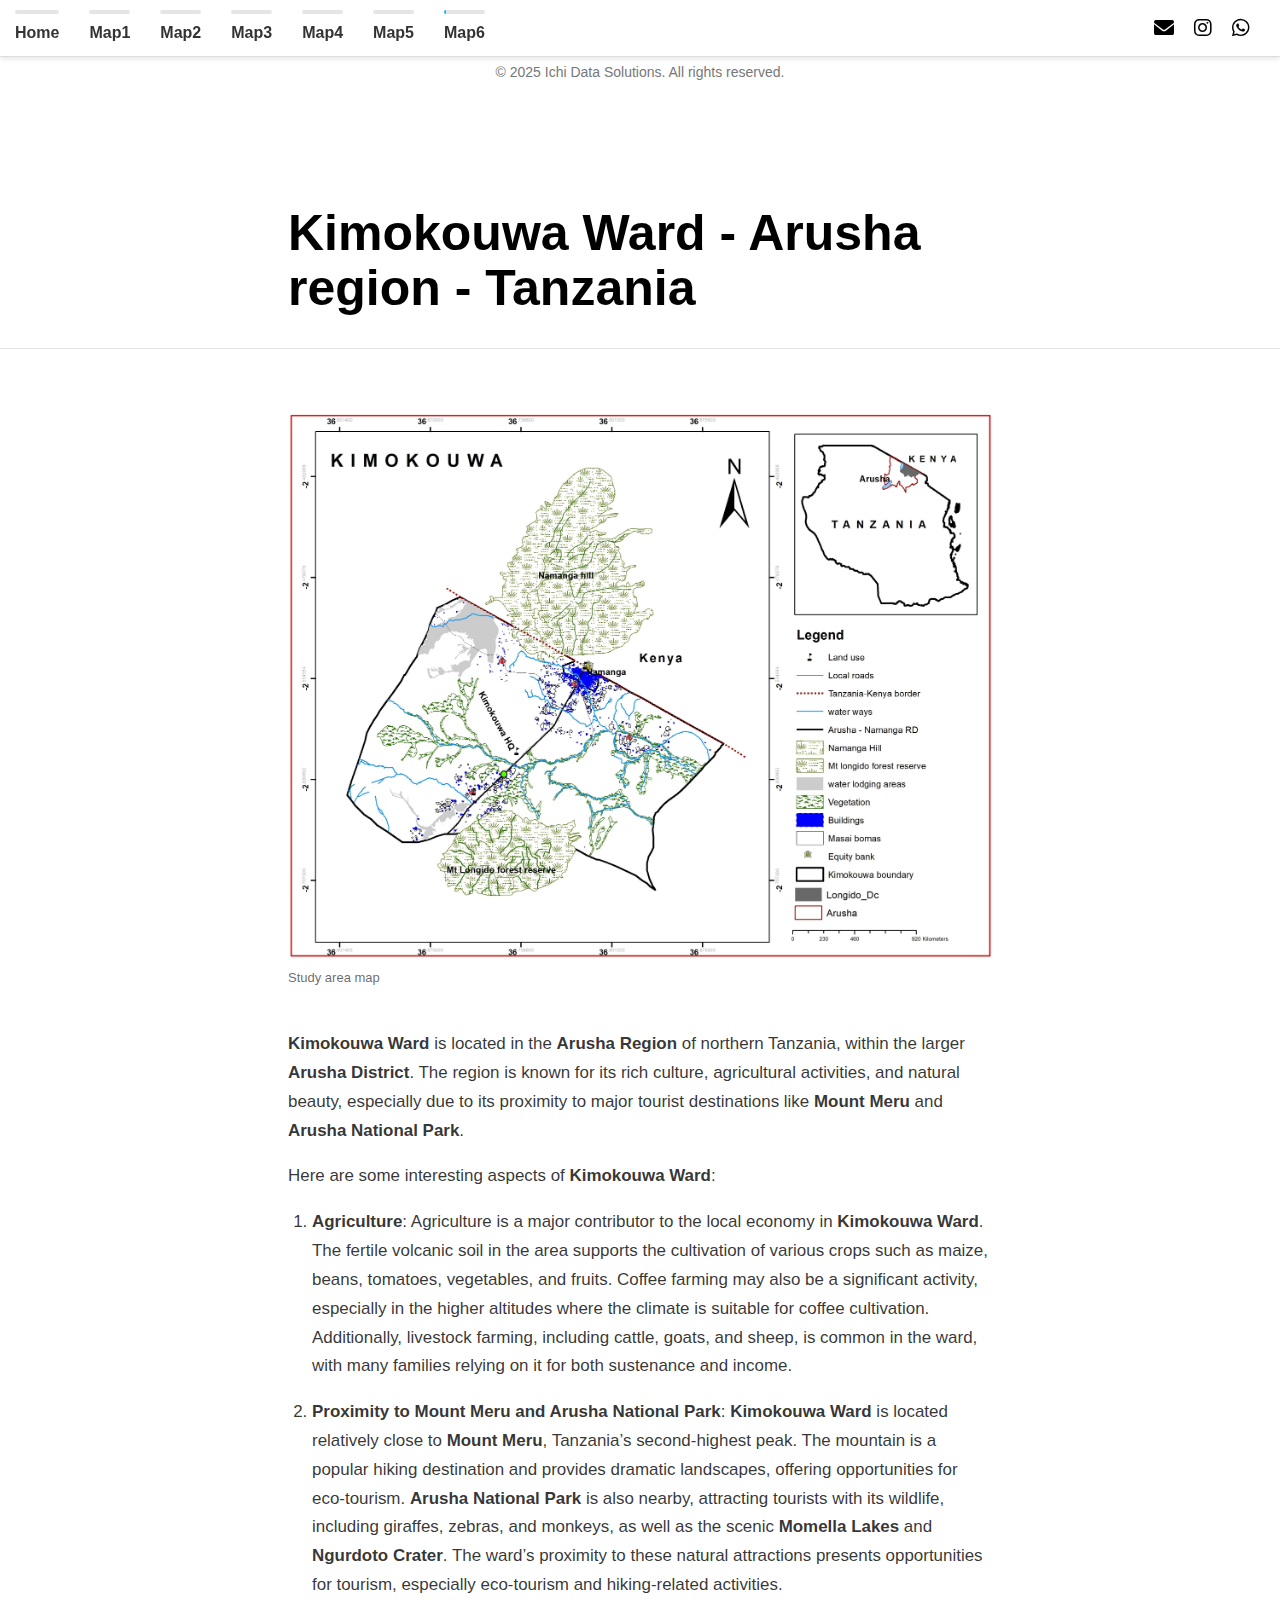
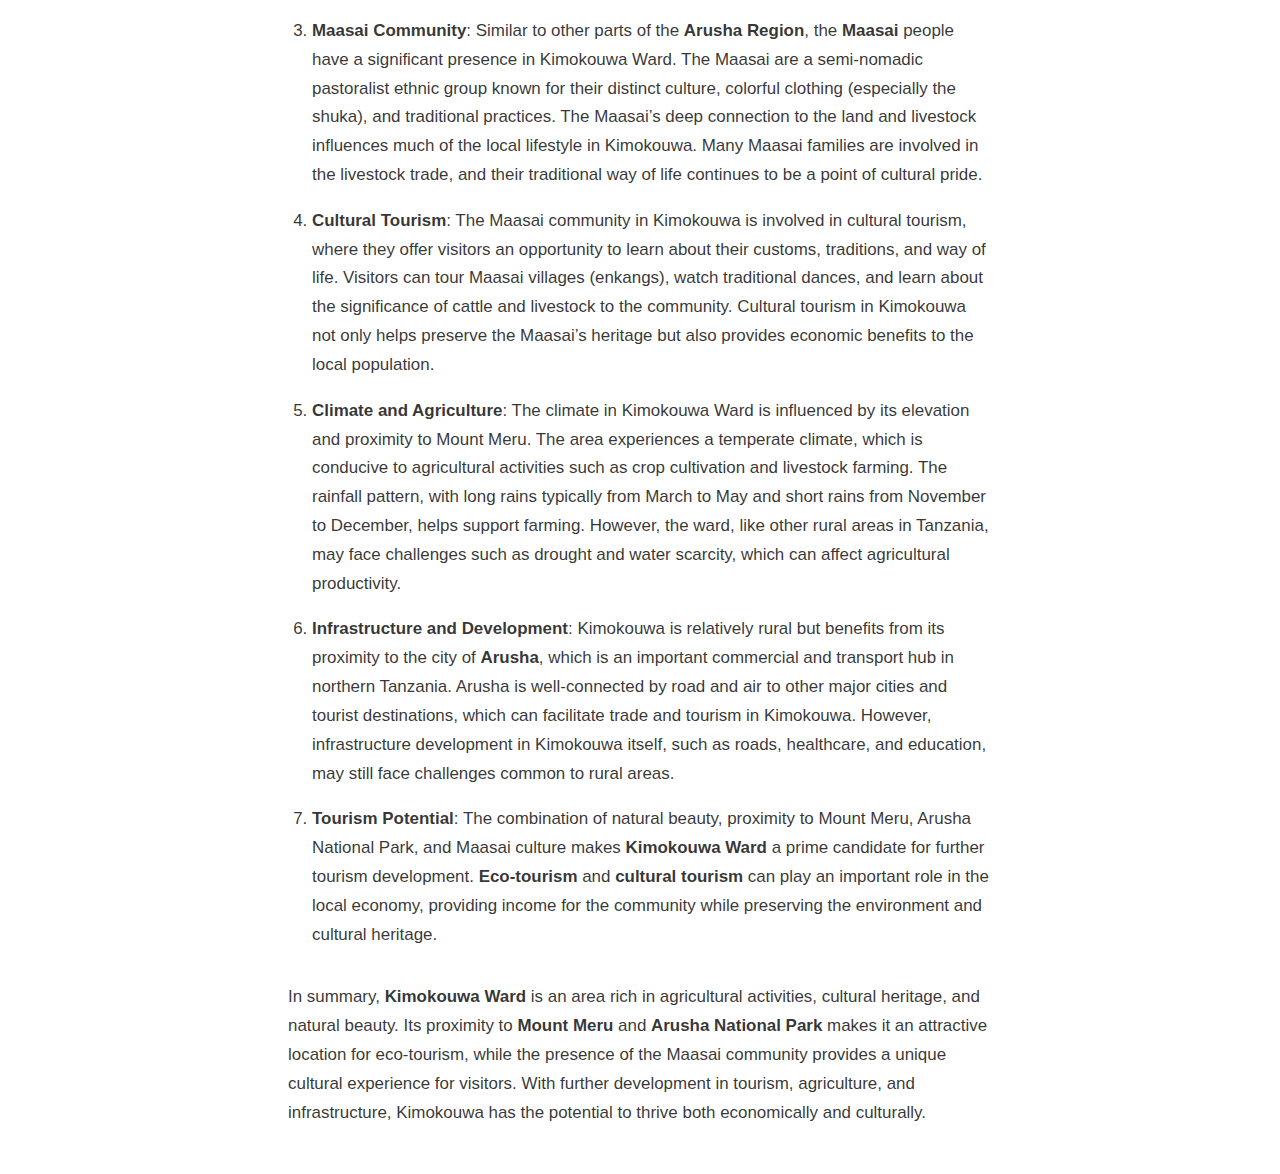
<file: docs/Map6.html>
<!DOCTYPE html>

<html xmlns="http://www.w3.org/1999/xhtml" lang="" xml:lang="">

<head>
  <meta charset="utf-8"/>
  <meta name="viewport" content="width=device-width, initial-scale=1"/>
  <meta http-equiv="X-UA-Compatible" content="IE=Edge,chrome=1"/>
  <meta name="generator" content="distill" />

  <style type="text/css">
  /* Hide doc at startup (prevent jankiness while JS renders/transforms) */
  body {
    visibility: hidden;
  }
  </style>

 <!--radix_placeholder_import_source-->
 <!--/radix_placeholder_import_source-->

<style type="text/css">code{white-space: pre;}</style>
<style type="text/css" data-origin="pandoc">
pre > code.sourceCode { white-space: pre; position: relative; }
pre > code.sourceCode > span { line-height: 1.25; }
pre > code.sourceCode > span:empty { height: 1.2em; }
.sourceCode { overflow: visible; }
code.sourceCode > span { color: inherit; text-decoration: inherit; }
div.sourceCode { margin: 1em 0; }
pre.sourceCode { margin: 0; }
@media screen {
div.sourceCode { overflow: auto; }
}
@media print {
pre > code.sourceCode { white-space: pre-wrap; }
pre > code.sourceCode > span { display: inline-block; text-indent: -5em; padding-left: 5em; }
}
pre.numberSource code
  { counter-reset: source-line 0; }
pre.numberSource code > span
  { position: relative; left: -4em; counter-increment: source-line; }
pre.numberSource code > span > a:first-child::before
  { content: counter(source-line);
    position: relative; left: -1em; text-align: right; vertical-align: baseline;
    border: none; display: inline-block;
    -webkit-touch-callout: none; -webkit-user-select: none;
    -khtml-user-select: none; -moz-user-select: none;
    -ms-user-select: none; user-select: none;
    padding: 0 4px; width: 4em;
    color: #aaaaaa;
  }
pre.numberSource { margin-left: 3em; border-left: 1px solid #aaaaaa;  padding-left: 4px; }
div.sourceCode
  { color: #00769e; background-color: #f1f3f5; }
@media screen {
pre > code.sourceCode > span > a:first-child::before { text-decoration: underline; }
}
code span { color: #00769e; } /* Normal */
code span.al { color: #ad0000; } /* Alert */
code span.an { color: #5e5e5e; } /* Annotation */
code span.at { color: #657422; } /* Attribute */
code span.bn { color: #ad0000; } /* BaseN */
code span.bu { } /* BuiltIn */
code span.cf { color: #00769e; } /* ControlFlow */
code span.ch { color: #20794d; } /* Char */
code span.cn { color: #8f5902; } /* Constant */
code span.co { color: #5e5e5e; } /* Comment */
code span.cv { color: #5e5e5e; font-style: italic; } /* CommentVar */
code span.do { color: #5e5e5e; font-style: italic; } /* Documentation */
code span.dt { color: #ad0000; } /* DataType */
code span.dv { color: #ad0000; } /* DecVal */
code span.er { color: #ad0000; } /* Error */
code span.ex { } /* Extension */
code span.fl { color: #ad0000; } /* Float */
code span.fu { color: #4758ab; } /* Function */
code span.im { } /* Import */
code span.in { color: #5e5e5e; } /* Information */
code span.kw { color: #00769e; } /* Keyword */
code span.op { color: #5e5e5e; } /* Operator */
code span.ot { color: #00769e; } /* Other */
code span.pp { color: #ad0000; } /* Preprocessor */
code span.sc { color: #5e5e5e; } /* SpecialChar */
code span.ss { color: #20794d; } /* SpecialString */
code span.st { color: #20794d; } /* String */
code span.va { color: #111111; } /* Variable */
code span.vs { color: #20794d; } /* VerbatimString */
code span.wa { color: #5e5e5e; font-style: italic; } /* Warning */
</style>


  <!--radix_placeholder_meta_tags-->
  <title>Powerful &amp; Insightful Maps: Kimokouwa Ward - Arusha region - Tanzania</title>




  <!--  https://developers.facebook.com/docs/sharing/webmasters#markup -->
  <meta property="og:title" content="Powerful &amp; Insightful Maps: Kimokouwa Ward - Arusha region - Tanzania"/>
  <meta property="og:type" content="article"/>
  <meta property="og:locale" content="en_US"/>
  <meta property="og:site_name" content="Powerful &amp; Insightful Maps"/>

  <!--  https://dev.twitter.com/cards/types/summary -->
  <meta property="twitter:card" content="summary"/>
  <meta property="twitter:title" content="Powerful &amp; Insightful Maps: Kimokouwa Ward - Arusha region - Tanzania"/>

  <!--/radix_placeholder_meta_tags-->
  <!--radix_placeholder_rmarkdown_metadata-->

  <script type="text/json" id="radix-rmarkdown-metadata">
  {"type":"list","attributes":{"names":{"type":"character","attributes":{},"value":["title","description","output"]}},"value":[{"type":"character","attributes":{},"value":["Kimokouwa Ward - Arusha region - Tanzania"]},{"type":"NULL"},{"type":"list","attributes":{"names":{"type":"character","attributes":{},"value":["distill::distill_article"]}},"value":[{"type":"list","attributes":{"names":{"type":"character","attributes":{},"value":["self_contained","includes","css"]}},"value":[{"type":"logical","attributes":{},"value":[false]},{"type":"list","attributes":{"names":{"type":"character","attributes":{},"value":["in_header"]}},"value":[{"type":"character","attributes":{},"value":["auto_slide.html"]}]},{"type":"character","attributes":{},"value":["custom.css"]}]}]}]}
  </script>
  <!--/radix_placeholder_rmarkdown_metadata-->
  <!--radix_placeholder_navigation_in_header-->
  <meta name="distill:offset" content=""/>

  <script type="application/javascript">

    window.headroom_prevent_pin = false;

    window.document.addEventListener("DOMContentLoaded", function (event) {

      // initialize headroom for banner
      var header = $('header').get(0);
      var headerHeight = header.offsetHeight;
      var headroom = new Headroom(header, {
        tolerance: 5,
        onPin : function() {
          if (window.headroom_prevent_pin) {
            window.headroom_prevent_pin = false;
            headroom.unpin();
          }
        }
      });
      headroom.init();
      if(window.location.hash)
        headroom.unpin();
      $(header).addClass('headroom--transition');

      // offset scroll location for banner on hash change
      // (see: https://github.com/WickyNilliams/headroom.js/issues/38)
      window.addEventListener("hashchange", function(event) {
        window.scrollTo(0, window.pageYOffset - (headerHeight + 25));
      });

      // responsive menu
      $('.distill-site-header').each(function(i, val) {
        var topnav = $(this);
        var toggle = topnav.find('.nav-toggle');
        toggle.on('click', function() {
          topnav.toggleClass('responsive');
        });
      });

      // nav dropdowns
      $('.nav-dropbtn').click(function(e) {
        $(this).next('.nav-dropdown-content').toggleClass('nav-dropdown-active');
        $(this).parent().siblings('.nav-dropdown')
           .children('.nav-dropdown-content').removeClass('nav-dropdown-active');
      });
      $("body").click(function(e){
        $('.nav-dropdown-content').removeClass('nav-dropdown-active');
      });
      $(".nav-dropdown").click(function(e){
        e.stopPropagation();
      });
    });
  </script>

  <style type="text/css">

  /* Theme (user-documented overrideables for nav appearance) */

  .distill-site-nav {
    color: rgba(255, 255, 255, 0.8);
    background-color: #0F2E3D;
    font-size: 15px;
    font-weight: 300;
  }

  .distill-site-nav a {
    color: inherit;
    text-decoration: none;
  }

  .distill-site-nav a:hover {
    color: white;
  }

  @media print {
    .distill-site-nav {
      display: none;
    }
  }

  .distill-site-header {

  }

  .distill-site-footer {

  }


  /* Site Header */

  .distill-site-header {
    width: 100%;
    box-sizing: border-box;
    z-index: 3;
  }

  .distill-site-header .nav-left {
    display: inline-block;
    margin-left: 8px;
  }

  @media screen and (max-width: 768px) {
    .distill-site-header .nav-left {
      margin-left: 0;
    }
  }


  .distill-site-header .nav-right {
    float: right;
    margin-right: 8px;
  }

  .distill-site-header a,
  .distill-site-header .title {
    display: inline-block;
    text-align: center;
    padding: 14px 10px 14px 10px;
  }

  .distill-site-header .title {
    font-size: 18px;
    min-width: 150px;
  }

  .distill-site-header .logo {
    padding: 0;
  }

  .distill-site-header .logo img {
    display: none;
    max-height: 20px;
    width: auto;
    margin-bottom: -4px;
  }

  .distill-site-header .nav-image img {
    max-height: 18px;
    width: auto;
    display: inline-block;
    margin-bottom: -3px;
  }



  @media screen and (min-width: 1000px) {
    .distill-site-header .logo img {
      display: inline-block;
    }
    .distill-site-header .nav-left {
      margin-left: 20px;
    }
    .distill-site-header .nav-right {
      margin-right: 20px;
    }
    .distill-site-header .title {
      padding-left: 12px;
    }
  }


  .distill-site-header .nav-toggle {
    display: none;
  }

  .nav-dropdown {
    display: inline-block;
    position: relative;
  }

  .nav-dropdown .nav-dropbtn {
    border: none;
    outline: none;
    color: rgba(255, 255, 255, 0.8);
    padding: 16px 10px;
    background-color: transparent;
    font-family: inherit;
    font-size: inherit;
    font-weight: inherit;
    margin: 0;
    margin-top: 1px;
    z-index: 2;
  }

  .nav-dropdown-content {
    display: none;
    position: absolute;
    background-color: white;
    min-width: 200px;
    border: 1px solid rgba(0,0,0,0.15);
    border-radius: 4px;
    box-shadow: 0px 8px 16px 0px rgba(0,0,0,0.1);
    z-index: 1;
    margin-top: 2px;
    white-space: nowrap;
    padding-top: 4px;
    padding-bottom: 4px;
  }

  .nav-dropdown-content hr {
    margin-top: 4px;
    margin-bottom: 4px;
    border: none;
    border-bottom: 1px solid rgba(0, 0, 0, 0.1);
  }

  .nav-dropdown-active {
    display: block;
  }

  .nav-dropdown-content a, .nav-dropdown-content .nav-dropdown-header {
    color: black;
    padding: 6px 24px;
    text-decoration: none;
    display: block;
    text-align: left;
  }

  .nav-dropdown-content .nav-dropdown-header {
    display: block;
    padding: 5px 24px;
    padding-bottom: 0;
    text-transform: uppercase;
    font-size: 14px;
    color: #999999;
    white-space: nowrap;
  }

  .nav-dropdown:hover .nav-dropbtn {
    color: white;
  }

  .nav-dropdown-content a:hover {
    background-color: #ddd;
    color: black;
  }

  .nav-right .nav-dropdown-content {
    margin-left: -45%;
    right: 0;
  }

  @media screen and (max-width: 768px) {
    .distill-site-header a, .distill-site-header .nav-dropdown  {display: none;}
    .distill-site-header a.nav-toggle {
      float: right;
      display: block;
    }
    .distill-site-header .title {
      margin-left: 0;
    }
    .distill-site-header .nav-right {
      margin-right: 0;
    }
    .distill-site-header {
      overflow: hidden;
    }
    .nav-right .nav-dropdown-content {
      margin-left: 0;
    }
  }


  @media screen and (max-width: 768px) {
    .distill-site-header.responsive {position: relative; min-height: 500px; }
    .distill-site-header.responsive a.nav-toggle {
      position: absolute;
      right: 0;
      top: 0;
    }
    .distill-site-header.responsive a,
    .distill-site-header.responsive .nav-dropdown {
      display: block;
      text-align: left;
    }
    .distill-site-header.responsive .nav-left,
    .distill-site-header.responsive .nav-right {
      width: 100%;
    }
    .distill-site-header.responsive .nav-dropdown {float: none;}
    .distill-site-header.responsive .nav-dropdown-content {position: relative;}
    .distill-site-header.responsive .nav-dropdown .nav-dropbtn {
      display: block;
      width: 100%;
      text-align: left;
    }
  }

  /* Site Footer */

  .distill-site-footer {
    width: 100%;
    overflow: hidden;
    box-sizing: border-box;
    z-index: 3;
    margin-top: 30px;
    padding-top: 30px;
    padding-bottom: 30px;
    text-align: center;
  }

  /* Headroom */

  d-title {
    padding-top: 6rem;
  }

  @media print {
    d-title {
      padding-top: 4rem;
    }
  }

  .headroom {
    z-index: 1000;
    position: fixed;
    top: 0;
    left: 0;
    right: 0;
  }

  .headroom--transition {
    transition: all .4s ease-in-out;
  }

  .headroom--unpinned {
    top: -100px;
  }

  .headroom--pinned {
    top: 0;
  }

  /* adjust viewport for navbar height */
  /* helps vertically center bootstrap (non-distill) content */
  .min-vh-100 {
    min-height: calc(100vh - 100px) !important;
  }

  </style>

  <script src="site_libs/jquery-3.6.0/jquery-3.6.0.min.js"></script>
  <link href="site_libs/font-awesome-6.5.2/css/all.min.css" rel="stylesheet"/>
  <link href="site_libs/font-awesome-6.5.2/css/v4-shims.min.css" rel="stylesheet"/>
  <script src="site_libs/headroom-0.9.4/headroom.min.js"></script>
  <script src="site_libs/autocomplete-0.37.1/autocomplete.min.js"></script>
  <script src="site_libs/fuse-6.4.1/fuse.min.js"></script>

  <script type="application/javascript">

  function getMeta(metaName) {
    var metas = document.getElementsByTagName('meta');
    for (let i = 0; i < metas.length; i++) {
      if (metas[i].getAttribute('name') === metaName) {
        return metas[i].getAttribute('content');
      }
    }
    return '';
  }

  function offsetURL(url) {
    var offset = getMeta('distill:offset');
    return offset ? offset + '/' + url : url;
  }

  function createFuseIndex() {

    // create fuse index
    var options = {
      keys: [
        { name: 'title', weight: 20 },
        { name: 'categories', weight: 15 },
        { name: 'description', weight: 10 },
        { name: 'contents', weight: 5 },
      ],
      ignoreLocation: true,
      threshold: 0
    };
    var fuse = new window.Fuse([], options);

    // fetch the main search.json
    return fetch(offsetURL('search.json'))
      .then(function(response) {
        if (response.status == 200) {
          return response.json().then(function(json) {
            // index main articles
            json.articles.forEach(function(article) {
              fuse.add(article);
            });
            // download collections and index their articles
            return Promise.all(json.collections.map(function(collection) {
              return fetch(offsetURL(collection)).then(function(response) {
                if (response.status === 200) {
                  return response.json().then(function(articles) {
                    articles.forEach(function(article) {
                      fuse.add(article);
                    });
                  })
                } else {
                  return Promise.reject(
                    new Error('Unexpected status from search index request: ' +
                              response.status)
                  );
                }
              });
            })).then(function() {
              return fuse;
            });
          });

        } else {
          return Promise.reject(
            new Error('Unexpected status from search index request: ' +
                        response.status)
          );
        }
      });
  }

  window.document.addEventListener("DOMContentLoaded", function (event) {

    // get search element (bail if we don't have one)
    var searchEl = window.document.getElementById('distill-search');
    if (!searchEl)
      return;

    createFuseIndex()
      .then(function(fuse) {

        // make search box visible
        searchEl.classList.remove('hidden');

        // initialize autocomplete
        var options = {
          autoselect: true,
          hint: false,
          minLength: 2,
        };
        window.autocomplete(searchEl, options, [{
          source: function(query, callback) {
            const searchOptions = {
              isCaseSensitive: false,
              shouldSort: true,
              minMatchCharLength: 2,
              limit: 10,
            };
            var results = fuse.search(query, searchOptions);
            callback(results
              .map(function(result) { return result.item; })
            );
          },
          templates: {
            suggestion: function(suggestion) {
              var img = suggestion.preview && Object.keys(suggestion.preview).length > 0
                ? `<img src="${offsetURL(suggestion.preview)}"</img>`
                : '';
              var html = `
                <div class="search-item">
                  <h3>${suggestion.title}</h3>
                  <div class="search-item-description">
                    ${suggestion.description || ''}
                  </div>
                  <div class="search-item-preview">
                    ${img}
                  </div>
                </div>
              `;
              return html;
            }
          }
        }]).on('autocomplete:selected', function(event, suggestion) {
          window.location.href = offsetURL(suggestion.path);
        });
        // remove inline display style on autocompleter (we want to
        // manage responsive display via css)
        $('.algolia-autocomplete').css("display", "");
      })
      .catch(function(error) {
        console.log(error);
      });

  });

  </script>

  <style type="text/css">

  .nav-search {
    font-size: x-small;
  }

  /* Algolioa Autocomplete */

  .algolia-autocomplete {
    display: inline-block;
    margin-left: 10px;
    vertical-align: sub;
    background-color: white;
    color: black;
    padding: 6px;
    padding-top: 8px;
    padding-bottom: 0;
    border-radius: 6px;
    border: 1px #0F2E3D solid;
    width: 180px;
  }


  @media screen and (max-width: 768px) {
    .distill-site-nav .algolia-autocomplete {
      display: none;
      visibility: hidden;
    }
    .distill-site-nav.responsive .algolia-autocomplete {
      display: inline-block;
      visibility: visible;
    }
    .distill-site-nav.responsive .algolia-autocomplete .aa-dropdown-menu {
      margin-left: 0;
      width: 400px;
      max-height: 400px;
    }
  }

  .algolia-autocomplete .aa-input, .algolia-autocomplete .aa-hint {
    width: 90%;
    outline: none;
    border: none;
  }

  .algolia-autocomplete .aa-hint {
    color: #999;
  }
  .algolia-autocomplete .aa-dropdown-menu {
    width: 550px;
    max-height: 70vh;
    overflow-x: visible;
    overflow-y: scroll;
    padding: 5px;
    margin-top: 3px;
    margin-left: -150px;
    background-color: #fff;
    border-radius: 5px;
    border: 1px solid #999;
    border-top: none;
  }

  .algolia-autocomplete .aa-dropdown-menu .aa-suggestion {
    cursor: pointer;
    padding: 5px 4px;
    border-bottom: 1px solid #eee;
  }

  .algolia-autocomplete .aa-dropdown-menu .aa-suggestion:last-of-type {
    border-bottom: none;
    margin-bottom: 2px;
  }

  .algolia-autocomplete .aa-dropdown-menu .aa-suggestion .search-item {
    overflow: hidden;
    font-size: 0.8em;
    line-height: 1.4em;
  }

  .algolia-autocomplete .aa-dropdown-menu .aa-suggestion .search-item h3 {
    font-size: 1rem;
    margin-block-start: 0;
    margin-block-end: 5px;
  }

  .algolia-autocomplete .aa-dropdown-menu .aa-suggestion .search-item-description {
    display: inline-block;
    overflow: hidden;
    height: 2.8em;
    width: 80%;
    margin-right: 4%;
  }

  .algolia-autocomplete .aa-dropdown-menu .aa-suggestion .search-item-preview {
    display: inline-block;
    width: 15%;
  }

  .algolia-autocomplete .aa-dropdown-menu .aa-suggestion .search-item-preview img {
    height: 3em;
    width: auto;
    display: none;
  }

  .algolia-autocomplete .aa-dropdown-menu .aa-suggestion .search-item-preview img[src] {
    display: initial;
  }

  .algolia-autocomplete .aa-dropdown-menu .aa-suggestion.aa-cursor {
    background-color: #eee;
  }
  .algolia-autocomplete .aa-dropdown-menu .aa-suggestion em {
    font-weight: bold;
    font-style: normal;
  }

  </style>


  <!--/radix_placeholder_navigation_in_header-->
  <!--radix_placeholder_distill-->

  <style type="text/css">

  body {
    background-color: white;
  }

  .pandoc-table {
    width: 100%;
  }

  .pandoc-table>caption {
    margin-bottom: 10px;
  }

  .pandoc-table th:not([align]) {
    text-align: left;
  }

  .pagedtable-footer {
    font-size: 15px;
  }

  d-byline .byline {
    grid-template-columns: 2fr 2fr;
  }

  d-byline .byline h3 {
    margin-block-start: 1.5em;
  }

  d-byline .byline .authors-affiliations h3 {
    margin-block-start: 0.5em;
  }

  .authors-affiliations .orcid-id {
    width: 16px;
    height:16px;
    margin-left: 4px;
    margin-right: 4px;
    vertical-align: middle;
    padding-bottom: 2px;
  }

  d-title .dt-tags {
    margin-top: 1em;
    grid-column: text;
  }

  .dt-tags .dt-tag {
    text-decoration: none;
    display: inline-block;
    color: rgba(0,0,0,0.6);
    padding: 0em 0.4em;
    margin-right: 0.5em;
    margin-bottom: 0.4em;
    font-size: 70%;
    border: 1px solid rgba(0,0,0,0.2);
    border-radius: 3px;
    text-transform: uppercase;
    font-weight: 500;
  }

  d-article table.gt_table td,
  d-article table.gt_table th {
    border-bottom: none;
    font-size: 100%;
  }

  .html-widget {
    margin-bottom: 2.0em;
  }

  .l-screen-inset {
    padding-right: 16px;
  }

  .l-screen .caption {
    margin-left: 10px;
  }

  .shaded {
    background: rgb(247, 247, 247);
    padding-top: 20px;
    padding-bottom: 20px;
    border-top: 1px solid rgba(0, 0, 0, 0.1);
    border-bottom: 1px solid rgba(0, 0, 0, 0.1);
  }

  .shaded .html-widget {
    margin-bottom: 0;
    border: 1px solid rgba(0, 0, 0, 0.1);
  }

  .shaded .shaded-content {
    background: white;
  }

  .text-output {
    margin-top: 0;
    line-height: 1.5em;
  }

  .hidden {
    display: none !important;
  }

  hr.section-separator {
    border: none;
    border-top: 1px solid rgba(0, 0, 0, 0.1);
    margin: 0px;
  }


  d-byline {
    border-top: none;
  }

  d-article {
    padding-top: 2.5rem;
    padding-bottom: 30px;
    border-top: none;
  }

  d-appendix {
    padding-top: 30px;
  }

  d-article>p>img {
    width: 100%;
  }

  d-article h2 {
    margin: 1rem 0 1.5rem 0;
  }

  d-article h3 {
    margin-top: 1.5rem;
  }

  d-article iframe {
    border: 1px solid rgba(0, 0, 0, 0.1);
    margin-bottom: 2.0em;
    width: 100%;
  }

  /* Tweak code blocks */

  d-article div.sourceCode code,
  d-article pre code {
    font-family: Consolas, Monaco, 'Andale Mono', 'Ubuntu Mono', monospace;
  }

  d-article pre,
  d-article div.sourceCode,
  d-article div.sourceCode pre {
    overflow: auto;
  }

  d-article div.sourceCode {
    background-color: white;
  }

  d-article div.sourceCode pre {
    padding-left: 10px;
    font-size: 12px;
    border-left: 2px solid rgba(0,0,0,0.1);
  }

  d-article pre {
    font-size: 12px;
    color: black;
    background: none;
    margin-top: 0;
    text-align: left;
    white-space: pre;
    word-spacing: normal;
    word-break: normal;
    word-wrap: normal;
    line-height: 1.5;

    -moz-tab-size: 4;
    -o-tab-size: 4;
    tab-size: 4;

    -webkit-hyphens: none;
    -moz-hyphens: none;
    -ms-hyphens: none;
    hyphens: none;
  }

  d-article pre a {
    border-bottom: none;
  }

  d-article pre a:hover {
    border-bottom: none;
    text-decoration: underline;
  }

  d-article details {
    grid-column: text;
    margin-bottom: 0.8em;
  }

  @media(min-width: 768px) {

  d-article pre,
  d-article div.sourceCode,
  d-article div.sourceCode pre {
    overflow: visible !important;
  }

  d-article div.sourceCode pre {
    padding-left: 18px;
    font-size: 14px;
  }

  /* tweak for Pandoc numbered line within distill */
  d-article pre.numberSource code > span {
      left: -2em;
  }

  d-article pre {
    font-size: 14px;
  }

  }

  figure img.external {
    background: white;
    border: 1px solid rgba(0, 0, 0, 0.1);
    box-shadow: 0 1px 8px rgba(0, 0, 0, 0.1);
    padding: 18px;
    box-sizing: border-box;
  }

  /* CSS for d-contents */

  .d-contents {
    grid-column: text;
    color: rgba(0,0,0,0.8);
    font-size: 0.9em;
    padding-bottom: 1em;
    margin-bottom: 1em;
    padding-bottom: 0.5em;
    margin-bottom: 1em;
    padding-left: 0.25em;
    justify-self: start;
  }

  @media(min-width: 1000px) {
    .d-contents.d-contents-float {
      height: 0;
      grid-column-start: 1;
      grid-column-end: 4;
      justify-self: center;
      padding-right: 3em;
      padding-left: 2em;
    }
  }

  .d-contents nav h3 {
    font-size: 18px;
    margin-top: 0;
    margin-bottom: 1em;
  }

  .d-contents li {
    list-style-type: none
  }

  .d-contents nav > ul {
    padding-left: 0;
  }

  .d-contents ul {
    padding-left: 1em
  }

  .d-contents nav ul li {
    margin-top: 0.6em;
    margin-bottom: 0.2em;
  }

  .d-contents nav a {
    font-size: 13px;
    border-bottom: none;
    text-decoration: none
    color: rgba(0, 0, 0, 0.8);
  }

  .d-contents nav a:hover {
    text-decoration: underline solid rgba(0, 0, 0, 0.6)
  }

  .d-contents nav > ul > li > a {
    font-weight: 600;
  }

  .d-contents nav > ul > li > ul {
    font-weight: inherit;
  }

  .d-contents nav > ul > li > ul > li {
    margin-top: 0.2em;
  }


  .d-contents nav ul {
    margin-top: 0;
    margin-bottom: 0.25em;
  }

  .d-article-with-toc h2:nth-child(2) {
    margin-top: 0;
  }


  /* Figure */

  .figure {
    position: relative;
    margin-bottom: 2.5em;
    margin-top: 1.5em;
  }

  .figure .caption {
    color: rgba(0, 0, 0, 0.6);
    font-size: 12px;
    line-height: 1.5em;
  }

  .figure img.external {
    background: white;
    border: 1px solid rgba(0, 0, 0, 0.1);
    box-shadow: 0 1px 8px rgba(0, 0, 0, 0.1);
    padding: 18px;
    box-sizing: border-box;
  }

  .figure .caption a {
    color: rgba(0, 0, 0, 0.6);
  }

  .figure .caption b,
  .figure .caption strong, {
    font-weight: 600;
    color: rgba(0, 0, 0, 1.0);
  }

  /* Citations */

  d-article .citation {
    color: inherit;
    cursor: inherit;
  }

  div.hanging-indent{
    margin-left: 1em; text-indent: -1em;
  }

  /* Citation hover box */

  .tippy-box[data-theme~=light-border] {
    background-color: rgba(250, 250, 250, 0.95);
  }

  .tippy-content > p {
    margin-bottom: 0;
    padding: 2px;
  }


  /* Tweak 1000px media break to show more text */

  @media(min-width: 1000px) {
    .base-grid,
    distill-header,
    d-title,
    d-abstract,
    d-article,
    d-appendix,
    distill-appendix,
    d-byline,
    d-footnote-list,
    d-citation-list,
    distill-footer {
      grid-template-columns: [screen-start] 1fr [page-start kicker-start] 80px [middle-start] 50px [text-start kicker-end] 65px 65px 65px 65px 65px 65px 65px 65px [text-end gutter-start] 65px [middle-end] 65px [page-end gutter-end] 1fr [screen-end];
      grid-column-gap: 16px;
    }

    .grid {
      grid-column-gap: 16px;
    }

    d-article {
      font-size: 1.06rem;
      line-height: 1.7em;
    }
    figure .caption, .figure .caption, figure figcaption {
      font-size: 13px;
    }
  }

  @media(min-width: 1180px) {
    .base-grid,
    distill-header,
    d-title,
    d-abstract,
    d-article,
    d-appendix,
    distill-appendix,
    d-byline,
    d-footnote-list,
    d-citation-list,
    distill-footer {
      grid-template-columns: [screen-start] 1fr [page-start kicker-start] 60px [middle-start] 60px [text-start kicker-end] 60px 60px 60px 60px 60px 60px 60px 60px [text-end gutter-start] 60px [middle-end] 60px [page-end gutter-end] 1fr [screen-end];
      grid-column-gap: 32px;
    }

    .grid {
      grid-column-gap: 32px;
    }
  }


  /* Get the citation styles for the appendix (not auto-injected on render since
     we do our own rendering of the citation appendix) */

  d-appendix .citation-appendix,
  .d-appendix .citation-appendix {
    font-size: 11px;
    line-height: 15px;
    border-left: 1px solid rgba(0, 0, 0, 0.1);
    padding-left: 18px;
    border: 1px solid rgba(0,0,0,0.1);
    background: rgba(0, 0, 0, 0.02);
    padding: 10px 18px;
    border-radius: 3px;
    color: rgba(150, 150, 150, 1);
    overflow: hidden;
    margin-top: -12px;
    white-space: pre-wrap;
    word-wrap: break-word;
  }

  /* Include appendix styles here so they can be overridden */

  d-appendix {
    contain: layout style;
    font-size: 0.8em;
    line-height: 1.7em;
    margin-top: 60px;
    margin-bottom: 0;
    border-top: 1px solid rgba(0, 0, 0, 0.1);
    color: rgba(0,0,0,0.5);
    padding-top: 60px;
    padding-bottom: 48px;
  }

  d-appendix h3 {
    grid-column: page-start / text-start;
    font-size: 15px;
    font-weight: 500;
    margin-top: 1em;
    margin-bottom: 0;
    color: rgba(0,0,0,0.65);
  }

  d-appendix h3 + * {
    margin-top: 1em;
  }

  d-appendix ol {
    padding: 0 0 0 15px;
  }

  @media (min-width: 768px) {
    d-appendix ol {
      padding: 0 0 0 30px;
      margin-left: -30px;
    }
  }

  d-appendix li {
    margin-bottom: 1em;
  }

  d-appendix a {
    color: rgba(0, 0, 0, 0.6);
  }

  d-appendix > * {
    grid-column: text;
  }

  d-appendix > d-footnote-list,
  d-appendix > d-citation-list,
  d-appendix > distill-appendix {
    grid-column: screen;
  }

  /* Include footnote styles here so they can be overridden */

  d-footnote-list {
    contain: layout style;
  }

  d-footnote-list > * {
    grid-column: text;
  }

  d-footnote-list a.footnote-backlink {
    color: rgba(0,0,0,0.3);
    padding-left: 0.5em;
  }



  /* Anchor.js */

  .anchorjs-link {
    /*transition: all .25s linear; */
    text-decoration: none;
    border-bottom: none;
  }
  *:hover > .anchorjs-link {
    margin-left: -1.125em !important;
    text-decoration: none;
    border-bottom: none;
  }

  /* Social footer */

  .social_footer {
    margin-top: 30px;
    margin-bottom: 0;
    color: rgba(0,0,0,0.67);
  }

  .disqus-comments {
    margin-right: 30px;
  }

  .disqus-comment-count {
    border-bottom: 1px solid rgba(0, 0, 0, 0.4);
    cursor: pointer;
  }

  #disqus_thread {
    margin-top: 30px;
  }

  .article-sharing a {
    border-bottom: none;
    margin-right: 8px;
  }

  .article-sharing a:hover {
    border-bottom: none;
  }

  .sidebar-section.subscribe {
    font-size: 12px;
    line-height: 1.6em;
  }

  .subscribe p {
    margin-bottom: 0.5em;
  }


  .article-footer .subscribe {
    font-size: 15px;
    margin-top: 45px;
  }


  .sidebar-section.custom {
    font-size: 12px;
    line-height: 1.6em;
  }

  .custom p {
    margin-bottom: 0.5em;
  }

  /* Styles for listing layout (hide title) */
  .layout-listing d-title, .layout-listing .d-title {
    display: none;
  }

  /* Styles for posts lists (not auto-injected) */


  .posts-with-sidebar {
    padding-left: 45px;
    padding-right: 45px;
  }

  .posts-list .description h2,
  .posts-list .description p {
    font-family: -apple-system, BlinkMacSystemFont, "Segoe UI", Roboto, Oxygen, Ubuntu, Cantarell, "Fira Sans", "Droid Sans", "Helvetica Neue", Arial, sans-serif;
  }

  .posts-list .description h2 {
    font-weight: 700;
    border-bottom: none;
    padding-bottom: 0;
  }

  .posts-list h2.post-tag {
    border-bottom: 1px solid rgba(0, 0, 0, 0.2);
    padding-bottom: 12px;
  }
  .posts-list {
    margin-top: 60px;
    margin-bottom: 24px;
  }

  .posts-list .post-preview {
    text-decoration: none;
    overflow: hidden;
    display: block;
    border-bottom: 1px solid rgba(0, 0, 0, 0.1);
    padding: 24px 0;
  }

  .post-preview-last {
    border-bottom: none !important;
  }

  .posts-list .posts-list-caption {
    grid-column: screen;
    font-weight: 400;
  }

  .posts-list .post-preview h2 {
    margin: 0 0 6px 0;
    line-height: 1.2em;
    font-style: normal;
    font-size: 24px;
  }

  .posts-list .post-preview p {
    margin: 0 0 12px 0;
    line-height: 1.4em;
    font-size: 16px;
  }

  .posts-list .post-preview .thumbnail {
    box-sizing: border-box;
    margin-bottom: 24px;
    position: relative;
    max-width: 500px;
  }
  .posts-list .post-preview img {
    width: 100%;
    display: block;
  }

  .posts-list .metadata {
    font-size: 12px;
    line-height: 1.4em;
    margin-bottom: 18px;
  }

  .posts-list .metadata > * {
    display: inline-block;
  }

  .posts-list .metadata .publishedDate {
    margin-right: 2em;
  }

  .posts-list .metadata .dt-authors {
    display: block;
    margin-top: 0.3em;
    margin-right: 2em;
  }

  .posts-list .dt-tags {
    display: block;
    line-height: 1em;
  }

  .posts-list .dt-tags .dt-tag {
    display: inline-block;
    color: rgba(0,0,0,0.6);
    padding: 0.3em 0.4em;
    margin-right: 0.2em;
    margin-bottom: 0.4em;
    font-size: 60%;
    border: 1px solid rgba(0,0,0,0.2);
    border-radius: 3px;
    text-transform: uppercase;
    font-weight: 500;
  }

  .posts-list img {
    opacity: 1;
  }

  .posts-list img[data-src] {
    opacity: 0;
  }

  .posts-more {
    clear: both;
  }


  .posts-sidebar {
    font-size: 16px;
  }

  .posts-sidebar h3 {
    font-size: 16px;
    margin-top: 0;
    margin-bottom: 0.5em;
    font-weight: 400;
    text-transform: uppercase;
  }

  .sidebar-section {
    margin-bottom: 30px;
  }

  .categories ul {
    list-style-type: none;
    margin: 0;
    padding: 0;
  }

  .categories li {
    color: rgba(0, 0, 0, 0.8);
    margin-bottom: 0;
  }

  .categories li>a {
    border-bottom: none;
  }

  .categories li>a:hover {
    border-bottom: 1px solid rgba(0, 0, 0, 0.4);
  }

  .categories .active {
    font-weight: 600;
  }

  .categories .category-count {
    color: rgba(0, 0, 0, 0.4);
  }


  @media(min-width: 768px) {
    .posts-list .post-preview h2 {
      font-size: 26px;
    }
    .posts-list .post-preview .thumbnail {
      float: right;
      width: 30%;
      margin-bottom: 0;
    }
    .posts-list .post-preview .description {
      float: left;
      width: 45%;
    }
    .posts-list .post-preview .metadata {
      float: left;
      width: 20%;
      margin-top: 8px;
    }
    .posts-list .post-preview p {
      margin: 0 0 12px 0;
      line-height: 1.5em;
      font-size: 16px;
    }
    .posts-with-sidebar .posts-list {
      float: left;
      width: 75%;
    }
    .posts-with-sidebar .posts-sidebar {
      float: right;
      width: 20%;
      margin-top: 60px;
      padding-top: 24px;
      padding-bottom: 24px;
    }
  }


  /* Improve display for browsers without grid (IE/Edge <= 15) */

  .downlevel {
    line-height: 1.6em;
    font-family: -apple-system, BlinkMacSystemFont, "Segoe UI", Roboto, Oxygen, Ubuntu, Cantarell, "Fira Sans", "Droid Sans", "Helvetica Neue", Arial, sans-serif;
    margin: 0;
  }

  .downlevel .d-title {
    padding-top: 6rem;
    padding-bottom: 1.5rem;
  }

  .downlevel .d-title h1 {
    font-size: 50px;
    font-weight: 700;
    line-height: 1.1em;
    margin: 0 0 0.5rem;
  }

  .downlevel .d-title p {
    font-weight: 300;
    font-size: 1.2rem;
    line-height: 1.55em;
    margin-top: 0;
  }

  .downlevel .d-byline {
    padding-top: 0.8em;
    padding-bottom: 0.8em;
    font-size: 0.8rem;
    line-height: 1.8em;
  }

  .downlevel .section-separator {
    border: none;
    border-top: 1px solid rgba(0, 0, 0, 0.1);
  }

  .downlevel .d-article {
    font-size: 1.06rem;
    line-height: 1.7em;
    padding-top: 1rem;
    padding-bottom: 2rem;
  }


  .downlevel .d-appendix {
    padding-left: 0;
    padding-right: 0;
    max-width: none;
    font-size: 0.8em;
    line-height: 1.7em;
    margin-bottom: 0;
    color: rgba(0,0,0,0.5);
    padding-top: 40px;
    padding-bottom: 48px;
  }

  .downlevel .footnotes ol {
    padding-left: 13px;
  }

  .downlevel .base-grid,
  .downlevel .distill-header,
  .downlevel .d-title,
  .downlevel .d-abstract,
  .downlevel .d-article,
  .downlevel .d-appendix,
  .downlevel .distill-appendix,
  .downlevel .d-byline,
  .downlevel .d-footnote-list,
  .downlevel .d-citation-list,
  .downlevel .distill-footer,
  .downlevel .appendix-bottom,
  .downlevel .posts-container {
    padding-left: 40px;
    padding-right: 40px;
  }

  @media(min-width: 768px) {
    .downlevel .base-grid,
    .downlevel .distill-header,
    .downlevel .d-title,
    .downlevel .d-abstract,
    .downlevel .d-article,
    .downlevel .d-appendix,
    .downlevel .distill-appendix,
    .downlevel .d-byline,
    .downlevel .d-footnote-list,
    .downlevel .d-citation-list,
    .downlevel .distill-footer,
    .downlevel .appendix-bottom,
    .downlevel .posts-container {
    padding-left: 150px;
    padding-right: 150px;
    max-width: 900px;
  }
  }

  .downlevel pre code {
    display: block;
    border-left: 2px solid rgba(0, 0, 0, .1);
    padding: 0 0 0 20px;
    font-size: 14px;
  }

  .downlevel code, .downlevel pre {
    color: black;
    background: none;
    font-family: Consolas, Monaco, 'Andale Mono', 'Ubuntu Mono', monospace;
    text-align: left;
    white-space: pre;
    word-spacing: normal;
    word-break: normal;
    word-wrap: normal;
    line-height: 1.5;

    -moz-tab-size: 4;
    -o-tab-size: 4;
    tab-size: 4;

    -webkit-hyphens: none;
    -moz-hyphens: none;
    -ms-hyphens: none;
    hyphens: none;
  }

  .downlevel .posts-list .post-preview {
    color: inherit;
  }



  </style>

  <script type="application/javascript">

  function is_downlevel_browser() {
    if (bowser.isUnsupportedBrowser({ msie: "12", msedge: "16"},
                                   window.navigator.userAgent)) {
      return true;
    } else {
      return window.load_distill_framework === undefined;
    }
  }

  // show body when load is complete
  function on_load_complete() {

    // add anchors
    if (window.anchors) {
      window.anchors.options.placement = 'left';
      window.anchors.add('d-article > h2, d-article > h3, d-article > h4, d-article > h5');
    }


    // set body to visible
    document.body.style.visibility = 'visible';

    // force redraw for leaflet widgets
    if (window.HTMLWidgets) {
      var maps = window.HTMLWidgets.findAll(".leaflet");
      $.each(maps, function(i, el) {
        var map = this.getMap();
        map.invalidateSize();
        map.eachLayer(function(layer) {
          if (layer instanceof L.TileLayer)
            layer.redraw();
        });
      });
    }

    // trigger 'shown' so htmlwidgets resize
    $('d-article').trigger('shown');
  }

  function init_distill() {

    init_common();

    // create front matter
    var front_matter = $('<d-front-matter></d-front-matter>');
    $('#distill-front-matter').wrap(front_matter);

    // create d-title
    $('.d-title').changeElementType('d-title');

    // separator
    var separator = '<hr class="section-separator" style="clear: both"/>';
    // prepend separator above appendix
    $('.d-byline').before(separator);
    $('.d-article').before(separator);

    // create d-byline
    var byline = $('<d-byline></d-byline>');
    $('.d-byline').replaceWith(byline);

    // create d-article
    var article = $('<d-article></d-article>');
    $('.d-article').wrap(article).children().unwrap();

    // move posts container into article
    $('.posts-container').appendTo($('d-article'));

    // create d-appendix
    $('.d-appendix').changeElementType('d-appendix');

    // flag indicating that we have appendix items
    var appendix = $('.appendix-bottom').children('h3').length > 0;

    // replace footnotes with <d-footnote>
    $('.footnote-ref').each(function(i, val) {
      appendix = true;
      var href = $(this).attr('href');
      var id = href.replace('#', '');
      var fn = $('#' + id);
      var fn_p = $('#' + id + '>p');
      fn_p.find('.footnote-back').remove();
      var text = fn_p.html();
      var dtfn = $('<d-footnote></d-footnote>');
      dtfn.html(text);
      $(this).replaceWith(dtfn);
    });
    // remove footnotes
    $('.footnotes').remove();

    // move refs into #references-listing
    $('#references-listing').replaceWith($('#refs'));

    $('h1.appendix, h2.appendix').each(function(i, val) {
      $(this).changeElementType('h3');
    });
    $('h3.appendix').each(function(i, val) {
      var id = $(this).attr('id');
      $('.d-contents a[href="#' + id + '"]').parent().remove();
      appendix = true;
      $(this).nextUntil($('h1, h2, h3')).addBack().appendTo($('d-appendix'));
    });

    // show d-appendix if we have appendix content
    $("d-appendix").css('display', appendix ? 'grid' : 'none');

    // localize layout chunks to just output
    $('.layout-chunk').each(function(i, val) {

      // capture layout
      var layout = $(this).attr('data-layout');

      // apply layout to markdown level block elements
      var elements = $(this).children().not('details, div.sourceCode, pre, script');
      elements.each(function(i, el) {
        var layout_div = $('<div class="' + layout + '"></div>');
        if (layout_div.hasClass('shaded')) {
          var shaded_content = $('<div class="shaded-content"></div>');
          $(this).wrap(shaded_content);
          $(this).parent().wrap(layout_div);
        } else {
          $(this).wrap(layout_div);
        }
      });


      // unwrap the layout-chunk div
      $(this).children().unwrap();
    });

    // remove code block used to force  highlighting css
    $('.distill-force-highlighting-css').parent().remove();

    // remove empty line numbers inserted by pandoc when using a
    // custom syntax highlighting theme, except when numbering line
    // in code chunk
    $('pre:not(.numberLines) code.sourceCode a:empty').remove();

    // load distill framework
    load_distill_framework();

    // wait for window.distillRunlevel == 4 to do post processing
    function distill_post_process() {

      if (!window.distillRunlevel || window.distillRunlevel < 4)
        return;

      // hide author/affiliations entirely if we have no authors
      var front_matter = JSON.parse($("#distill-front-matter").html());
      var have_authors = front_matter.authors && front_matter.authors.length > 0;
      if (!have_authors)
        $('d-byline').addClass('hidden');

      // article with toc class
      $('.d-contents').parent().addClass('d-article-with-toc');

      // strip links that point to #
      $('.authors-affiliations').find('a[href="#"]').removeAttr('href');

      // add orcid ids
      $('.authors-affiliations').find('.author').each(function(i, el) {
        var orcid_id = front_matter.authors[i].orcidID;
        var author_name = front_matter.authors[i].author
        if (orcid_id) {
          var a = $('<a></a>');
          a.attr('href', 'https://orcid.org/' + orcid_id);
          var img = $('<img></img>');
          img.addClass('orcid-id');
          img.attr('alt', author_name ? 'ORCID ID for ' + author_name : 'ORCID ID');
          img.attr('src','[data-uri]');
          a.append(img);
          $(this).append(a);
        }
      });

      // hide elements of author/affiliations grid that have no value
      function hide_byline_column(caption) {
        $('d-byline').find('h3:contains("' + caption + '")').parent().css('visibility', 'hidden');
      }

      // affiliations
      var have_affiliations = false;
      for (var i = 0; i<front_matter.authors.length; ++i) {
        var author = front_matter.authors[i];
        if (author.affiliation !== "&nbsp;") {
          have_affiliations = true;
          break;
        }
      }
      if (!have_affiliations)
        $('d-byline').find('h3:contains("Affiliations")').css('visibility', 'hidden');

      // published date
      if (!front_matter.publishedDate)
        hide_byline_column("Published");

      // document object identifier
      var doi = $('d-byline').find('h3:contains("DOI")');
      var doi_p = doi.next().empty();
      if (!front_matter.doi) {
        // if we have a citation and valid citationText then link to that
        if ($('#citation').length > 0 && front_matter.citationText) {
          doi.html('Citation');
          $('<a href="#citation"></a>')
            .text(front_matter.citationText)
            .appendTo(doi_p);
        } else {
          hide_byline_column("DOI");
        }
      } else {
        $('<a></a>')
           .attr('href', "https://doi.org/" + front_matter.doi)
           .html(front_matter.doi)
           .appendTo(doi_p);
      }

       // change plural form of authors/affiliations
      if (front_matter.authors.length === 1) {
        var grid = $('.authors-affiliations');
        grid.children('h3:contains("Authors")').text('Author');
        grid.children('h3:contains("Affiliations")').text('Affiliation');
      }

      // remove d-appendix and d-footnote-list local styles
      $('d-appendix > style:first-child').remove();
      $('d-footnote-list > style:first-child').remove();

      // move appendix-bottom entries to the bottom
      $('.appendix-bottom').appendTo('d-appendix').children().unwrap();
      $('.appendix-bottom').remove();

      // hoverable references
      $('span.citation[data-cites]').each(function() {
        const citeChild = $(this).children()[0]
        // Do not process if @xyz has been used without escaping and without bibliography activated
        // https://github.com/rstudio/distill/issues/466
        if (citeChild === undefined) return true

        if (citeChild.nodeName == "D-FOOTNOTE") {
          var fn = citeChild
          $(this).html(fn.shadowRoot.querySelector("sup"))
          $(this).id = fn.id
          fn.remove()
        }
        var refs = $(this).attr('data-cites').split(" ");
        var refHtml = refs.map(function(ref) {
          // Could use CSS.escape too here, we insure backward compatibility in navigator
          return "<p>" + $('div[id="ref-' + ref + '"]').html() + "</p>";
        }).join("\n");
        window.tippy(this, {
          allowHTML: true,
          content: refHtml,
          maxWidth: 500,
          interactive: true,
          interactiveBorder: 10,
          theme: 'light-border',
          placement: 'bottom-start'
        });
      });

      // fix footnotes in tables (#411)
      // replacing broken distill.pub feature
      $('table d-footnote').each(function() {
        // we replace internal showAtNode methode which is triggered when hovering a footnote
        this.hoverBox.showAtNode = function(node) {
          // ported from https://github.com/distillpub/template/pull/105/files
          calcOffset = function(elem) {
              let x = elem.offsetLeft;
              let y = elem.offsetTop;
              // Traverse upwards until an `absolute` element is found or `elem`
              // becomes null.
              while (elem = elem.offsetParent && elem.style.position != 'absolute') {
                  x += elem.offsetLeft;
                  y += elem.offsetTop;
              }

              return { left: x, top: y };
          }
          // https://developer.mozilla.org/en-US/docs/Web/API/HTMLElement/offsetTop
          const bbox = node.getBoundingClientRect();
          const offset = calcOffset(node);
          this.show([offset.left + bbox.width, offset.top + bbox.height]);
        }
      })

      // clear polling timer
      clearInterval(tid);

      // show body now that everything is ready
      on_load_complete();
    }

    var tid = setInterval(distill_post_process, 50);
    distill_post_process();

  }

  function init_downlevel() {

    init_common();

     // insert hr after d-title
    $('.d-title').after($('<hr class="section-separator"/>'));

    // check if we have authors
    var front_matter = JSON.parse($("#distill-front-matter").html());
    var have_authors = front_matter.authors && front_matter.authors.length > 0;

    // manage byline/border
    if (!have_authors)
      $('.d-byline').remove();
    $('.d-byline').after($('<hr class="section-separator"/>'));
    $('.d-byline a').remove();

    // remove toc
    $('.d-contents').remove();

    // move appendix elements
    $('h1.appendix, h2.appendix').each(function(i, val) {
      $(this).changeElementType('h3');
    });
    $('h3.appendix').each(function(i, val) {
      $(this).nextUntil($('h1, h2, h3')).addBack().appendTo($('.d-appendix'));
    });


    // inject headers into references and footnotes
    var refs_header = $('<h3></h3>');
    refs_header.text('References');
    $('#refs').prepend(refs_header);

    var footnotes_header = $('<h3></h3');
    footnotes_header.text('Footnotes');
    $('.footnotes').children('hr').first().replaceWith(footnotes_header);

    // move appendix-bottom entries to the bottom
    $('.appendix-bottom').appendTo('.d-appendix').children().unwrap();
    $('.appendix-bottom').remove();

    // remove appendix if it's empty
    if ($('.d-appendix').children().length === 0)
      $('.d-appendix').remove();

    // prepend separator above appendix
    $('.d-appendix').before($('<hr class="section-separator" style="clear: both"/>'));

    // trim code
    $('pre>code').each(function(i, val) {
      $(this).html($.trim($(this).html()));
    });

    // move posts-container right before article
    $('.posts-container').insertBefore($('.d-article'));

    $('body').addClass('downlevel');

    on_load_complete();
  }


  function init_common() {

    // jquery plugin to change element types
    (function($) {
      $.fn.changeElementType = function(newType) {
        var attrs = {};

        $.each(this[0].attributes, function(idx, attr) {
          attrs[attr.nodeName] = attr.nodeValue;
        });

        this.replaceWith(function() {
          return $("<" + newType + "/>", attrs).append($(this).contents());
        });
      };
    })(jQuery);

    // prevent underline for linked images
    $('a > img').parent().css({'border-bottom' : 'none'});

    // mark non-body figures created by knitr chunks as 100% width
    $('.layout-chunk').each(function(i, val) {
      var figures = $(this).find('img, .html-widget');
      // ignore leaflet img layers (#106)
      figures = figures.filter(':not(img[class*="leaflet"])')
      if ($(this).attr('data-layout') !== "l-body") {
        figures.css('width', '100%');
      } else {
        figures.css('max-width', '100%');
        figures.filter("[width]").each(function(i, val) {
          var fig = $(this);
          fig.css('width', fig.attr('width') + 'px');
        });

      }
    });

    // auto-append index.html to post-preview links in file: protocol
    // and in rstudio ide preview
    $('.post-preview').each(function(i, val) {
      if (window.location.protocol === "file:")
        $(this).attr('href', $(this).attr('href') + "index.html");
    });

    // get rid of index.html references in header
    if (window.location.protocol !== "file:") {
      $('.distill-site-header a[href]').each(function(i,val) {
        $(this).attr('href', $(this).attr('href').replace(/^index[.]html/, "./"));
      });
    }

    // add class to pandoc style tables
    $('tr.header').parent('thead').parent('table').addClass('pandoc-table');
    $('.kable-table').children('table').addClass('pandoc-table');

    // add figcaption style to table captions
    $('caption').parent('table').addClass("figcaption");

    // initialize posts list
    if (window.init_posts_list)
      window.init_posts_list();

    // implmement disqus comment link
    $('.disqus-comment-count').click(function() {
      window.headroom_prevent_pin = true;
      $('#disqus_thread').toggleClass('hidden');
      if (!$('#disqus_thread').hasClass('hidden')) {
        var offset = $(this).offset();
        $(window).resize();
        $('html, body').animate({
          scrollTop: offset.top - 35
        });
      }
    });
  }

  document.addEventListener('DOMContentLoaded', function() {
    if (is_downlevel_browser())
      init_downlevel();
    else
      window.addEventListener('WebComponentsReady', init_distill);
  });

  </script>

  <!--/radix_placeholder_distill-->
  <script src="site_libs/header-attrs-2.29/header-attrs.js"></script>
  <script src="site_libs/popper-2.6.0/popper.min.js"></script>
  <link href="site_libs/tippy-6.2.7/tippy.css" rel="stylesheet" />
  <link href="site_libs/tippy-6.2.7/tippy-light-border.css" rel="stylesheet" />
  <script src="site_libs/tippy-6.2.7/tippy.umd.min.js"></script>
  <script src="site_libs/anchor-4.2.2/anchor.min.js"></script>
  <script src="site_libs/bowser-1.9.3/bowser.min.js"></script>
  <script src="site_libs/webcomponents-2.0.0/webcomponents.js"></script>
  <script src="site_libs/distill-2.2.21/template.v2.js"></script>
  <!--radix_placeholder_site_in_header-->
  <!--/radix_placeholder_site_in_header-->
  <!DOCTYPE html>
  <html lang="en">
  <head>
      <meta charset="UTF-8">
      <meta name="viewport" content="width=device-width, initial-scale=1.0">
      <title>Page with Individual Progress Bars</title>
      <link rel="stylesheet" href="https://cdnjs.cloudflare.com/ajax/libs/font-awesome/6.0.0-beta3/css/all.min.css">
      <link rel="stylesheet" href="custom.css"> <!-- Ensure custom.css is available if needed -->
      <style>
          /* Styles for the navigation bar */
          #navbar {
              position: fixed;
              top: 0;
              left: 0;
              width: 100%;
              background-color: white;
              border-bottom: 1px solid #ddd;
              z-index: 9999;
              display: flex;
              justify-content: center;
              padding: 10px 0;
              box-shadow: 0px 2px 5px rgba(0, 0, 0, 0.1);
          }

          .nav-item {
              margin: 0 15px;
              position: relative;
              display: flex;
              align-items: center;
          }

          .progress-container {
              position: absolute;
              top: 0;
              left: 0;
              width: 100%;
              height: 4px;
              background-color: rgba(0, 0, 0, 0.1);
              border-radius: 2px;
              overflow: hidden;
          }

          .progress-bar {
              height: 100%;
              background-color: #00bfff;
              width: 0%;
              transition: width 0.1s linear;
          }

          /* Styles for social media icons */
          .social-media {
              display: flex;
              align-items: center;
              margin-left: auto;
              margin-right: 20px;
          }

          .social-media a {
              color: #000;
              margin: 0 10px;
              font-size: 20px;
              text-decoration: none;
          }

          .social-media a:hover {
              color: #007bff;
          }

          /* Copyright footer styles */
          #footer {
              text-align: center;
              font-size: 14px;
              color: #777;
              margin-top: 50px;
              padding: 10px 0;
          }
      </style>
  </head>
  <body>

  <div id="navbar">
      <div class="nav-item"><div class="progress-container"><div id="progress-home" class="progress-bar"></div></div><a href="Home.html" class="nav-link">Home</a></div>
      <div class="nav-item"><div class="progress-container"><div id="progress-map1" class="progress-bar"></div></div><a href="Map1.html" class="nav-link">Map1</a></div>
      <div class="nav-item"><div class="progress-container"><div id="progress-map2" class="progress-bar"></div></div><a href="Map2.html" class="nav-link">Map2</a></div>
      <div class="nav-item"><div class="progress-container"><div id="progress-map3" class="progress-bar"></div></div><a href="Map3.html" class="nav-link">Map3</a></div>
      <div class="nav-item"><div class="progress-container"><div id="progress-map4" class="progress-bar"></div></div><a href="Map4.html" class="nav-link">Map4</a></div>
      <div class="nav-item"><div class="progress-container"><div id="progress-map5" class="progress-bar"></div></div><a href="Map5.html" class="nav-link">Map5</a></div>
      <div class="nav-item"><div class="progress-container"><div id="progress-map6" class="progress-bar"></div></div><a href="Map6.html" class="nav-link">Map6</a></div>

      <!-- Social media icons -->
      <div class="social-media">
          <a href="mailto:ichidataanalysis@email.com" target="_blank" class="fas fa-envelope"></a>
          <a href="https://www.instagram.com/ichidatascience?igsh=Ym5kcW1qNTY4OGd0" target="_blank" class="fab fa-instagram"></a>
          <a href="https://chat.whatsapp.com/CuZzE2vs9bS3zjQrF4c1Jh" target="_blank" class="fab fa-whatsapp"></a>
      </div>
  </div>

  <!-- Copyright Footer -->
  <div id="footer">
      <p>&copy; 2025 Ichi Data Solutions. All rights reserved.</p>
  </div>

  <script>
  document.addEventListener('DOMContentLoaded', function() {
      const interval = 15000; // 15 seconds (updated time)
      const pages = [
          { id: 'progress-home', url: 'Home.html' },
          { id: 'progress-map1', url: 'Map1.html' },
          { id: 'progress-map2', url: 'Map2.html' },
          { id: 'progress-map3', url: 'Map3.html' },
          { id: 'progress-map4', url: 'Map4.html' },
          { id: 'progress-map5', url: 'Map5.html' },
          { id: 'progress-map6', url: 'Map6.html' }
      ];
      let currentIndex = pages.findIndex(page => window.location.pathname.includes(page.url));
      if (currentIndex === -1) currentIndex = 0;

      let elapsed = 0;
      let timer;
      let isPaused = false; // Flag to track the paused state
      const currentProgressBar = document.getElementById(pages[currentIndex].id);

      function updateProgress() {
          if (!isPaused) {
              if (elapsed >= interval) {
                  currentIndex = (currentIndex + 1) % pages.length;
                  window.location.href = pages[currentIndex].url;
              } else {
                  elapsed += 100;
                  if (currentProgressBar) {
                      currentProgressBar.style.width = (elapsed / interval) * 100 + '%';
                  }
                  timer = setTimeout(updateProgress, 100);
              }
          }
      }

      function togglePause() {
          isPaused = !isPaused; // Toggle the pause state
          if (!isPaused) {
              updateProgress(); // Resume the progress if not paused
          }
      }

      // Add click event listener to the progress bar
      if (currentProgressBar) {
          currentProgressBar.addEventListener('click', togglePause);
      }

      updateProgress();
  });
  </script>

  </body>
  </html>

  <link rel="stylesheet" href="custom.css" type="text/css"/>

</head>

<body>

<!--radix_placeholder_front_matter-->

<script id="distill-front-matter" type="text/json">
{"title":"Kimokouwa Ward - Arusha region - Tanzania","authors":[]}
</script>

<!--/radix_placeholder_front_matter-->
<!--radix_placeholder_navigation_before_body-->
<header class="header header--fixed" role="banner">
<nav class="distill-site-nav distill-site-header">
<div class="nav-left">
<a href="index.html" class="title">Powerful &amp; Insightful Maps</a>
</div>
<div class="nav-right">
<a href="Home.html">Home</a>
<a href="Map1.html">Map1</a>
<a href="Map2.html">Map2</a>
<a href="Map3.html">Map3</a>
<a href="Map4.html">Map4</a>
<a href="Map5.html">Map5</a>
<a href="Map6.html">Map6</a>
<a>
<i class="fas fa-envelope" aria-hidden="true"></i>
</a>
<a>
<i class="fab fa-instagram" aria-hidden="true"></i>
</a>
<a>
<i class="fab fa-whatsapp" aria-hidden="true"></i>
</a>
<a href="javascript:void(0);" class="nav-toggle">&#9776;</a>
</div>
</nav>
</header>
<!--/radix_placeholder_navigation_before_body-->
<!--radix_placeholder_site_before_body-->
<!--/radix_placeholder_site_before_body-->

<div class="d-title">
<h1>Kimokouwa Ward - Arusha region - Tanzania</h1>

<!--radix_placeholder_categories-->
<!--/radix_placeholder_categories-->

</div>


<div class="d-article">
<figure>
<img src="KIMOKOUWA%20LOCATION%20MAP.jpg" alt="Study area map" />
<figcaption aria-hidden="true">Study area map</figcaption>
</figure>
<p><strong>Kimokouwa Ward</strong> is located in the <strong>Arusha Region</strong> of northern Tanzania, within the larger <strong>Arusha District</strong>. The region is known for its rich culture, agricultural activities, and natural beauty, especially due to its proximity to major tourist destinations like <strong>Mount Meru</strong> and <strong>Arusha National Park</strong>.</p>
<p>Here are some interesting aspects of <strong>Kimokouwa Ward</strong>:</p>
<ol type="1">
<li><p><strong>Agriculture</strong>: Agriculture is a major contributor to the local economy in <strong>Kimokouwa Ward</strong>. The fertile volcanic soil in the area supports the cultivation of various crops such as maize, beans, tomatoes, vegetables, and fruits. Coffee farming may also be a significant activity, especially in the higher altitudes where the climate is suitable for coffee cultivation. Additionally, livestock farming, including cattle, goats, and sheep, is common in the ward, with many families relying on it for both sustenance and income.</p></li>
<li><p><strong>Proximity to Mount Meru and Arusha National Park</strong>: <strong>Kimokouwa Ward</strong> is located relatively close to <strong>Mount Meru</strong>, Tanzania’s second-highest peak. The mountain is a popular hiking destination and provides dramatic landscapes, offering opportunities for eco-tourism. <strong>Arusha National Park</strong> is also nearby, attracting tourists with its wildlife, including giraffes, zebras, and monkeys, as well as the scenic <strong>Momella Lakes</strong> and <strong>Ngurdoto Crater</strong>. The ward’s proximity to these natural attractions presents opportunities for tourism, especially eco-tourism and hiking-related activities.</p></li>
<li><p><strong>Maasai Community</strong>: Similar to other parts of the <strong>Arusha Region</strong>, the <strong>Maasai</strong> people have a significant presence in Kimokouwa Ward. The Maasai are a semi-nomadic pastoralist ethnic group known for their distinct culture, colorful clothing (especially the shuka), and traditional practices. The Maasai’s deep connection to the land and livestock influences much of the local lifestyle in Kimokouwa. Many Maasai families are involved in the livestock trade, and their traditional way of life continues to be a point of cultural pride.</p></li>
<li><p><strong>Cultural Tourism</strong>: The Maasai community in Kimokouwa is involved in cultural tourism, where they offer visitors an opportunity to learn about their customs, traditions, and way of life. Visitors can tour Maasai villages (enkangs), watch traditional dances, and learn about the significance of cattle and livestock to the community. Cultural tourism in Kimokouwa not only helps preserve the Maasai’s heritage but also provides economic benefits to the local population.</p></li>
<li><p><strong>Climate and Agriculture</strong>: The climate in Kimokouwa Ward is influenced by its elevation and proximity to Mount Meru. The area experiences a temperate climate, which is conducive to agricultural activities such as crop cultivation and livestock farming. The rainfall pattern, with long rains typically from March to May and short rains from November to December, helps support farming. However, the ward, like other rural areas in Tanzania, may face challenges such as drought and water scarcity, which can affect agricultural productivity.</p></li>
<li><p><strong>Infrastructure and Development</strong>: Kimokouwa is relatively rural but benefits from its proximity to the city of <strong>Arusha</strong>, which is an important commercial and transport hub in northern Tanzania. Arusha is well-connected by road and air to other major cities and tourist destinations, which can facilitate trade and tourism in Kimokouwa. However, infrastructure development in Kimokouwa itself, such as roads, healthcare, and education, may still face challenges common to rural areas.</p></li>
<li><p><strong>Tourism Potential</strong>: The combination of natural beauty, proximity to Mount Meru, Arusha National Park, and Maasai culture makes <strong>Kimokouwa Ward</strong> a prime candidate for further tourism development. <strong>Eco-tourism</strong> and <strong>cultural tourism</strong> can play an important role in the local economy, providing income for the community while preserving the environment and cultural heritage.</p></li>
</ol>
<p>In summary, <strong>Kimokouwa Ward</strong> is an area rich in agricultural activities, cultural heritage, and natural beauty. Its proximity to <strong>Mount Meru</strong> and <strong>Arusha National Park</strong> makes it an attractive location for eco-tourism, while the presence of the Maasai community provides a unique cultural experience for visitors. With further development in tourism, agriculture, and infrastructure, Kimokouwa has the potential to thrive both economically and culturally.</p>
<div class="sourceCode" id="cb1"><pre class="sourceCode r distill-force-highlighting-css"><code class="sourceCode r"></code></pre></div>
<!--radix_placeholder_article_footer-->
<!--/radix_placeholder_article_footer-->
</div>

<div class="d-appendix">
</div>


<!--radix_placeholder_site_after_body-->
<!--/radix_placeholder_site_after_body-->
<!--radix_placeholder_appendices-->
<div class="appendix-bottom"></div>
<!--/radix_placeholder_appendices-->
<!--radix_placeholder_navigation_after_body-->
<!--/radix_placeholder_navigation_after_body-->

</body>

</html>
</file>
<file: custom.css>
/* Add your custom CSS styles here */
.navbar {
  background-color: #333;
}

.navbar a {
  color: white;
}

.navbar a:hover {
  color: #ddd;
}

/* Style for the body to ensure full height */
html, body {
    height: 100%;
    margin: 0;
}

/* Style for the navigation bar */
#navbar {
    position: fixed;
    top: 0;
    left: 0;
    width: 100%;
    background-color: white;
    border-bottom: 1px solid #ddd;
    z-index: 9999;
    display: flex;
    justify-content: center;
    padding: 10px 0;
    box-shadow: 0px 2px 5px rgba(0, 0, 0, 0.1);
}

/* Style for navigation links */
.nav-item {
    margin: 0 15px;
    position: relative;
}

.nav-link {
    text-decoration: none;
    color: #333;
    font-size: 16px;
    font-weight: bold;
    transition: color 0.3s;
    display: block;
    padding-top: 10px;
}

.nav-link:hover {
    color: #00bfff;
}

/* Style for the countdown progress bar */
.progress-container {
    position: absolute;
    top: 0;
    left: 0;
    width: 100%;
    height: 4px;
    background-color: rgba(0, 0, 0, 0.1);
    border-radius: 2px;
    overflow: hidden;
}

.progress-bar {
    height: 100%;
    background-color: #00bfff;
    width: 0%;
    transition: width 0.1s linear;
}

/* Style for the body content */
#content {
    margin-top: 60px;
    padding: 20px;
    flex: 1; /* Allow content to grow */
    display: flex;
    flex-direction: column;
}

/* Style for social icons */
.social-icons {
    display: flex;
    margin-left: auto;
    margin-right: 20px; /* Space from right */
}

.social-link {
    margin-left: 15px;
    color: #333;
    text-decoration: none;
}

.social-link:hover {
    color: #00bfff;
}

/* Style for copyright section */
.copyright {
    text-align: left; /* Align text to the left */
    margin-top: auto; /* Push to bottom */
    font-size: 10px;
    color: black;
    position: relative; /* Ensure it stays in normal flow */
    padding: 10px; /* Optional: add some padding */
}
</file>
<file: docs/site_libs/tippy-6.2.7/tippy.css>
.tippy-box[data-animation=fade][data-state=hidden]{opacity:0}[data-tippy-root]{max-width:calc(100vw - 10px)}.tippy-box{position:relative;background-color:#333;color:#fff;border-radius:4px;font-size:14px;line-height:1.4;outline:0;transition-property:transform,visibility,opacity}.tippy-box[data-placement^=top]>.tippy-arrow{bottom:0}.tippy-box[data-placement^=top]>.tippy-arrow:before{bottom:-7px;left:0;border-width:8px 8px 0;border-top-color:initial;transform-origin:center top}.tippy-box[data-placement^=bottom]>.tippy-arrow{top:0}.tippy-box[data-placement^=bottom]>.tippy-arrow:before{top:-7px;left:0;border-width:0 8px 8px;border-bottom-color:initial;transform-origin:center bottom}.tippy-box[data-placement^=left]>.tippy-arrow{right:0}.tippy-box[data-placement^=left]>.tippy-arrow:before{border-width:8px 0 8px 8px;border-left-color:initial;right:-7px;transform-origin:center left}.tippy-box[data-placement^=right]>.tippy-arrow{left:0}.tippy-box[data-placement^=right]>.tippy-arrow:before{left:-7px;border-width:8px 8px 8px 0;border-right-color:initial;transform-origin:center right}.tippy-box[data-inertia][data-state=visible]{transition-timing-function:cubic-bezier(.54,1.5,.38,1.11)}.tippy-arrow{width:16px;height:16px;color:#333}.tippy-arrow:before{content:"";position:absolute;border-color:transparent;border-style:solid}.tippy-content{position:relative;padding:5px 9px;z-index:1}
</file>
<file: docs/site_libs/tippy-6.2.7/tippy-light-border.css>
.tippy-box[data-theme~=light-border]{background-color:#fff;background-clip:padding-box;border:1px solid rgba(0,8,16,.15);color:#333;box-shadow:0 4px 14px -2px rgba(0,8,16,.08)}.tippy-box[data-theme~=light-border]>.tippy-backdrop{background-color:#fff}.tippy-box[data-theme~=light-border]>.tippy-arrow:after,.tippy-box[data-theme~=light-border]>.tippy-svg-arrow:after{content:"";position:absolute;z-index:-1}.tippy-box[data-theme~=light-border]>.tippy-arrow:after{border-color:transparent;border-style:solid}.tippy-box[data-theme~=light-border][data-placement^=top]>.tippy-arrow:before{border-top-color:#fff}.tippy-box[data-theme~=light-border][data-placement^=top]>.tippy-arrow:after{border-top-color:rgba(0,8,16,.2);border-width:7px 7px 0;top:17px;left:1px}.tippy-box[data-theme~=light-border][data-placement^=top]>.tippy-svg-arrow>svg{top:16px}.tippy-box[data-theme~=light-border][data-placement^=top]>.tippy-svg-arrow:after{top:17px}.tippy-box[data-theme~=light-border][data-placement^=bottom]>.tippy-arrow:before{border-bottom-color:#fff;bottom:16px}.tippy-box[data-theme~=light-border][data-placement^=bottom]>.tippy-arrow:after{border-bottom-color:rgba(0,8,16,.2);border-width:0 7px 7px;bottom:17px;left:1px}.tippy-box[data-theme~=light-border][data-placement^=bottom]>.tippy-svg-arrow>svg{bottom:16px}.tippy-box[data-theme~=light-border][data-placement^=bottom]>.tippy-svg-arrow:after{bottom:17px}.tippy-box[data-theme~=light-border][data-placement^=left]>.tippy-arrow:before{border-left-color:#fff}.tippy-box[data-theme~=light-border][data-placement^=left]>.tippy-arrow:after{border-left-color:rgba(0,8,16,.2);border-width:7px 0 7px 7px;left:17px;top:1px}.tippy-box[data-theme~=light-border][data-placement^=left]>.tippy-svg-arrow>svg{left:11px}.tippy-box[data-theme~=light-border][data-placement^=left]>.tippy-svg-arrow:after{left:12px}.tippy-box[data-theme~=light-border][data-placement^=right]>.tippy-arrow:before{border-right-color:#fff;right:16px}.tippy-box[data-theme~=light-border][data-placement^=right]>.tippy-arrow:after{border-width:7px 7px 7px 0;right:17px;top:1px;border-right-color:rgba(0,8,16,.2)}.tippy-box[data-theme~=light-border][data-placement^=right]>.tippy-svg-arrow>svg{right:11px}.tippy-box[data-theme~=light-border][data-placement^=right]>.tippy-svg-arrow:after{right:12px}.tippy-box[data-theme~=light-border]>.tippy-svg-arrow{fill:#fff}.tippy-box[data-theme~=light-border]>.tippy-svg-arrow:after{background-image:url([data-uri]);background-size:16px 6px;width:16px;height:6px}
</file>
<file: docs/custom.css>
/* Add your custom CSS styles here */
.navbar {
  background-color: #333;
}

.navbar a {
  color: white;
}

.navbar a:hover {
  color: #ddd;
}

/* Style for the body to ensure full height */
html, body {
    height: 100%;
    margin: 0;
}

/* Style for the navigation bar */
#navbar {
    position: fixed;
    top: 0;
    left: 0;
    width: 100%;
    background-color: white;
    border-bottom: 1px solid #ddd;
    z-index: 9999;
    display: flex;
    justify-content: center;
    padding: 10px 0;
    box-shadow: 0px 2px 5px rgba(0, 0, 0, 0.1);
}

/* Style for navigation links */
.nav-item {
    margin: 0 15px;
    position: relative;
}

.nav-link {
    text-decoration: none;
    color: #333;
    font-size: 16px;
    font-weight: bold;
    transition: color 0.3s;
    display: block;
    padding-top: 10px;
}

.nav-link:hover {
    color: #00bfff;
}

/* Style for the countdown progress bar */
.progress-container {
    position: absolute;
    top: 0;
    left: 0;
    width: 100%;
    height: 4px;
    background-color: rgba(0, 0, 0, 0.1);
    border-radius: 2px;
    overflow: hidden;
}

.progress-bar {
    height: 100%;
    background-color: #00bfff;
    width: 0%;
    transition: width 0.1s linear;
}

/* Style for the body content */
#content {
    margin-top: 60px;
    padding: 20px;
    flex: 1; /* Allow content to grow */
    display: flex;
    flex-direction: column;
}

/* Style for social icons */
.social-icons {
    display: flex;
    margin-left: auto;
    margin-right: 20px; /* Space from right */
}

.social-link {
    margin-left: 15px;
    color: #333;
    text-decoration: none;
}

.social-link:hover {
    color: #00bfff;
}

/* Style for copyright section */
.copyright {
    text-align: left; /* Align text to the left */
    margin-top: auto; /* Push to bottom */
    font-size: 10px;
    color: black;
    position: relative; /* Ensure it stays in normal flow */
    padding: 10px; /* Optional: add some padding */
}
</file>
<file: docs/site_libs/font-awesome-6.5.2/css/v4-shims.min.css>
/*!
 * Font Awesome Free 6.5.2 by @fontawesome - https://fontawesome.com
 * License - https://fontawesome.com/license/free (Icons: CC BY 4.0, Fonts: SIL OFL 1.1, Code: MIT License)
 * Copyright 2024 Fonticons, Inc.
 */
.fa.fa-glass:before{content:"\f000"}.fa.fa-envelope-o{font-family:"Font Awesome 6 Free";font-weight:400}.fa.fa-envelope-o:before{content:"\f0e0"}.fa.fa-star-o{font-family:"Font Awesome 6 Free";font-weight:400}.fa.fa-star-o:before{content:"\f005"}.fa.fa-close:before,.fa.fa-remove:before{content:"\f00d"}.fa.fa-gear:before{content:"\f013"}.fa.fa-trash-o{font-family:"Font Awesome 6 Free";font-weight:400}.fa.fa-trash-o:before{content:"\f2ed"}.fa.fa-home:before{content:"\f015"}.fa.fa-file-o{font-family:"Font Awesome 6 Free";font-weight:400}.fa.fa-file-o:before{content:"\f15b"}.fa.fa-clock-o{font-family:"Font Awesome 6 Free";font-weight:400}.fa.fa-clock-o:before{content:"\f017"}.fa.fa-arrow-circle-o-down{font-family:"Font Awesome 6 Free";font-weight:400}.fa.fa-arrow-circle-o-down:before{content:"\f358"}.fa.fa-arrow-circle-o-up{font-family:"Font Awesome 6 Free";font-weight:400}.fa.fa-arrow-circle-o-up:before{content:"\f35b"}.fa.fa-play-circle-o{font-family:"Font Awesome 6 Free";font-weight:400}.fa.fa-play-circle-o:before{content:"\f144"}.fa.fa-repeat:before,.fa.fa-rotate-right:before{content:"\f01e"}.fa.fa-refresh:before{content:"\f021"}.fa.fa-list-alt{font-family:"Font Awesome 6 Free";font-weight:400}.fa.fa-list-alt:before{content:"\f022"}.fa.fa-dedent:before{content:"\f03b"}.fa.fa-video-camera:before{content:"\f03d"}.fa.fa-picture-o{font-family:"Font Awesome 6 Free";font-weight:400}.fa.fa-picture-o:before{content:"\f03e"}.fa.fa-photo{font-family:"Font Awesome 6 Free";font-weight:400}.fa.fa-photo:before{content:"\f03e"}.fa.fa-image{font-family:"Font Awesome 6 Free";font-weight:400}.fa.fa-image:before{content:"\f03e"}.fa.fa-map-marker:before{content:"\f3c5"}.fa.fa-pencil-square-o{font-family:"Font Awesome 6 Free";font-weight:400}.fa.fa-pencil-square-o:before{content:"\f044"}.fa.fa-edit{font-family:"Font Awesome 6 Free";font-weight:400}.fa.fa-edit:before{content:"\f044"}.fa.fa-share-square-o:before{content:"\f14d"}.fa.fa-check-square-o{font-family:"Font Awesome 6 Free";font-weight:400}.fa.fa-check-square-o:before{content:"\f14a"}.fa.fa-arrows:before{content:"\f0b2"}.fa.fa-times-circle-o{font-family:"Font Awesome 6 Free";font-weight:400}.fa.fa-times-circle-o:before{content:"\f057"}.fa.fa-check-circle-o{font-family:"Font Awesome 6 Free";font-weight:400}.fa.fa-check-circle-o:before{content:"\f058"}.fa.fa-mail-forward:before{content:"\f064"}.fa.fa-expand:before{content:"\f424"}.fa.fa-compress:before{content:"\f422"}.fa.fa-eye,.fa.fa-eye-slash{font-family:"Font Awesome 6 Free";font-weight:400}.fa.fa-warning:before{content:"\f071"}.fa.fa-calendar:before{content:"\f073"}.fa.fa-arrows-v:before{content:"\f338"}.fa.fa-arrows-h:before{content:"\f337"}.fa.fa-bar-chart-o:before,.fa.fa-bar-chart:before{content:"\e0e3"}.fa.fa-twitter-square{font-family:"Font Awesome 6 Brands";font-weight:400}.fa.fa-twitter-square:before{content:"\f081"}.fa.fa-facebook-square{font-family:"Font Awesome 6 Brands";font-weight:400}.fa.fa-facebook-square:before{content:"\f082"}.fa.fa-gears:before{content:"\f085"}.fa.fa-thumbs-o-up{font-family:"Font Awesome 6 Free";font-weight:400}.fa.fa-thumbs-o-up:before{content:"\f164"}.fa.fa-thumbs-o-down{font-family:"Font Awesome 6 Free";font-weight:400}.fa.fa-thumbs-o-down:before{content:"\f165"}.fa.fa-heart-o{font-family:"Font Awesome 6 Free";font-weight:400}.fa.fa-heart-o:before{content:"\f004"}.fa.fa-sign-out:before{content:"\f2f5"}.fa.fa-linkedin-square{font-family:"Font Awesome 6 Brands";font-weight:400}.fa.fa-linkedin-square:before{content:"\f08c"}.fa.fa-thumb-tack:before{content:"\f08d"}.fa.fa-external-link:before{content:"\f35d"}.fa.fa-sign-in:before{content:"\f2f6"}.fa.fa-github-square{font-family:"Font Awesome 6 Brands";font-weight:400}.fa.fa-github-square:before{content:"\f092"}.fa.fa-lemon-o{font-family:"Font Awesome 6 Free";font-weight:400}.fa.fa-lemon-o:before{content:"\f094"}.fa.fa-square-o{font-family:"Font Awesome 6 Free";font-weight:400}.fa.fa-square-o:before{content:"\f0c8"}.fa.fa-bookmark-o{font-family:"Font Awesome 6 Free";font-weight:400}.fa.fa-bookmark-o:before{content:"\f02e"}.fa.fa-facebook,.fa.fa-twitter{font-family:"Font Awesome 6 Brands";font-weight:400}.fa.fa-facebook:before{content:"\f39e"}.fa.fa-facebook-f{font-family:"Font Awesome 6 Brands";font-weight:400}.fa.fa-facebook-f:before{content:"\f39e"}.fa.fa-github{font-family:"Font Awesome 6 Brands";font-weight:400}.fa.fa-credit-card{font-family:"Font Awesome 6 Free";font-weight:400}.fa.fa-feed:before{content:"\f09e"}.fa.fa-hdd-o{font-family:"Font Awesome 6 Free";font-weight:400}.fa.fa-hdd-o:before{content:"\f0a0"}.fa.fa-hand-o-right{font-family:"Font Awesome 6 Free";font-weight:400}.fa.fa-hand-o-right:before{content:"\f0a4"}.fa.fa-hand-o-left{font-family:"Font Awesome 6 Free";font-weight:400}.fa.fa-hand-o-left:before{content:"\f0a5"}.fa.fa-hand-o-up{font-family:"Font Awesome 6 Free";font-weight:400}.fa.fa-hand-o-up:before{content:"\f0a6"}.fa.fa-hand-o-down{font-family:"Font Awesome 6 Free";font-weight:400}.fa.fa-hand-o-down:before{content:"\f0a7"}.fa.fa-globe:before{content:"\f57d"}.fa.fa-tasks:before{content:"\f828"}.fa.fa-arrows-alt:before{content:"\f31e"}.fa.fa-group:before{content:"\f0c0"}.fa.fa-chain:before{content:"\f0c1"}.fa.fa-cut:before{content:"\f0c4"}.fa.fa-files-o{font-family:"Font Awesome 6 Free";font-weight:400}.fa.fa-files-o:before{content:"\f0c5"}.fa.fa-floppy-o{font-family:"Font Awesome 6 Free";font-weight:400}.fa.fa-floppy-o:before{content:"\f0c7"}.fa.fa-save{font-family:"Font Awesome 6 Free";font-weight:400}.fa.fa-save:before{content:"\f0c7"}.fa.fa-navicon:before,.fa.fa-reorder:before{content:"\f0c9"}.fa.fa-magic:before{content:"\e2ca"}.fa.fa-pinterest,.fa.fa-pinterest-square{font-family:"Font Awesome 6 Brands";font-weight:400}.fa.fa-pinterest-square:before{content:"\f0d3"}.fa.fa-google-plus-square{font-family:"Font Awesome 6 Brands";font-weight:400}.fa.fa-google-plus-square:before{content:"\f0d4"}.fa.fa-google-plus{font-family:"Font Awesome 6 Brands";font-weight:400}.fa.fa-google-plus:before{content:"\f0d5"}.fa.fa-money:before{content:"\f3d1"}.fa.fa-unsorted:before{content:"\f0dc"}.fa.fa-sort-desc:before{content:"\f0dd"}.fa.fa-sort-asc:before{content:"\f0de"}.fa.fa-linkedin{font-family:"Font Awesome 6 Brands";font-weight:400}.fa.fa-linkedin:before{content:"\f0e1"}.fa.fa-rotate-left:before{content:"\f0e2"}.fa.fa-legal:before{content:"\f0e3"}.fa.fa-dashboard:before,.fa.fa-tachometer:before{content:"\f625"}.fa.fa-comment-o{font-family:"Font Awesome 6 Free";font-weight:400}.fa.fa-comment-o:before{content:"\f075"}.fa.fa-comments-o{font-family:"Font Awesome 6 Free";font-weight:400}.fa.fa-comments-o:before{content:"\f086"}.fa.fa-flash:before{content:"\f0e7"}.fa.fa-clipboard:before{content:"\f0ea"}.fa.fa-lightbulb-o{font-family:"Font Awesome 6 Free";font-weight:400}.fa.fa-lightbulb-o:before{content:"\f0eb"}.fa.fa-exchange:before{content:"\f362"}.fa.fa-cloud-download:before{content:"\f0ed"}.fa.fa-cloud-upload:before{content:"\f0ee"}.fa.fa-bell-o{font-family:"Font Awesome 6 Free";font-weight:400}.fa.fa-bell-o:before{content:"\f0f3"}.fa.fa-cutlery:before{content:"\f2e7"}.fa.fa-file-text-o{font-family:"Font Awesome 6 Free";font-weight:400}.fa.fa-file-text-o:before{content:"\f15c"}.fa.fa-building-o{font-family:"Font Awesome 6 Free";font-weight:400}.fa.fa-building-o:before{content:"\f1ad"}.fa.fa-hospital-o{font-family:"Font Awesome 6 Free";font-weight:400}.fa.fa-hospital-o:before{content:"\f0f8"}.fa.fa-tablet:before{content:"\f3fa"}.fa.fa-mobile-phone:before,.fa.fa-mobile:before{content:"\f3cd"}.fa.fa-circle-o{font-family:"Font Awesome 6 Free";font-weight:400}.fa.fa-circle-o:before{content:"\f111"}.fa.fa-mail-reply:before{content:"\f3e5"}.fa.fa-github-alt{font-family:"Font Awesome 6 Brands";font-weight:400}.fa.fa-folder-o{font-family:"Font Awesome 6 Free";font-weight:400}.fa.fa-folder-o:before{content:"\f07b"}.fa.fa-folder-open-o{font-family:"Font Awesome 6 Free";font-weight:400}.fa.fa-folder-open-o:before{content:"\f07c"}.fa.fa-smile-o{font-family:"Font Awesome 6 Free";font-weight:400}.fa.fa-smile-o:before{content:"\f118"}.fa.fa-frown-o{font-family:"Font Awesome 6 Free";font-weight:400}.fa.fa-frown-o:before{content:"\f119"}.fa.fa-meh-o{font-family:"Font Awesome 6 Free";font-weight:400}.fa.fa-meh-o:before{content:"\f11a"}.fa.fa-keyboard-o{font-family:"Font Awesome 6 Free";font-weight:400}.fa.fa-keyboard-o:before{content:"\f11c"}.fa.fa-flag-o{font-family:"Font Awesome 6 Free";font-weight:400}.fa.fa-flag-o:before{content:"\f024"}.fa.fa-mail-reply-all:before{content:"\f122"}.fa.fa-star-half-o{font-family:"Font Awesome 6 Free";font-weight:400}.fa.fa-star-half-o:before{content:"\f5c0"}.fa.fa-star-half-empty{font-family:"Font Awesome 6 Free";font-weight:400}.fa.fa-star-half-empty:before{content:"\f5c0"}.fa.fa-star-half-full{font-family:"Font Awesome 6 Free";font-weight:400}.fa.fa-star-half-full:before{content:"\f5c0"}.fa.fa-code-fork:before{content:"\f126"}.fa.fa-chain-broken:before,.fa.fa-unlink:before{content:"\f127"}.fa.fa-calendar-o{font-family:"Font Awesome 6 Free";font-weight:400}.fa.fa-calendar-o:before{content:"\f133"}.fa.fa-css3,.fa.fa-html5,.fa.fa-maxcdn{font-family:"Font Awesome 6 Brands";font-weight:400}.fa.fa-unlock-alt:before{content:"\f09c"}.fa.fa-minus-square-o{font-family:"Font Awesome 6 Free";font-weight:400}.fa.fa-minus-square-o:before{content:"\f146"}.fa.fa-level-up:before{content:"\f3bf"}.fa.fa-level-down:before{content:"\f3be"}.fa.fa-pencil-square:before{content:"\f14b"}.fa.fa-external-link-square:before{content:"\f360"}.fa.fa-compass{font-family:"Font Awesome 6 Free";font-weight:400}.fa.fa-caret-square-o-down{font-family:"Font Awesome 6 Free";font-weight:400}.fa.fa-caret-square-o-down:before{content:"\f150"}.fa.fa-toggle-down{font-family:"Font Awesome 6 Free";font-weight:400}.fa.fa-toggle-down:before{content:"\f150"}.fa.fa-caret-square-o-up{font-family:"Font Awesome 6 Free";font-weight:400}.fa.fa-caret-square-o-up:before{content:"\f151"}.fa.fa-toggle-up{font-family:"Font Awesome 6 Free";font-weight:400}.fa.fa-toggle-up:before{content:"\f151"}.fa.fa-caret-square-o-right{font-family:"Font Awesome 6 Free";font-weight:400}.fa.fa-caret-square-o-right:before{content:"\f152"}.fa.fa-toggle-right{font-family:"Font Awesome 6 Free";font-weight:400}.fa.fa-toggle-right:before{content:"\f152"}.fa.fa-eur:before,.fa.fa-euro:before{content:"\f153"}.fa.fa-gbp:before{content:"\f154"}.fa.fa-dollar:before,.fa.fa-usd:before{content:"\24"}.fa.fa-inr:before,.fa.fa-rupee:before{content:"\e1bc"}.fa.fa-cny:before,.fa.fa-jpy:before,.fa.fa-rmb:before,.fa.fa-yen:before{content:"\f157"}.fa.fa-rouble:before,.fa.fa-rub:before,.fa.fa-ruble:before{content:"\f158"}.fa.fa-krw:before,.fa.fa-won:before{content:"\f159"}.fa.fa-bitcoin,.fa.fa-btc{font-family:"Font Awesome 6 Brands";font-weight:400}.fa.fa-bitcoin:before{content:"\f15a"}.fa.fa-file-text:before{content:"\f15c"}.fa.fa-sort-alpha-asc:before{content:"\f15d"}.fa.fa-sort-alpha-desc:before{content:"\f881"}.fa.fa-sort-amount-asc:before{content:"\f884"}.fa.fa-sort-amount-desc:before{content:"\f160"}.fa.fa-sort-numeric-asc:before{content:"\f162"}.fa.fa-sort-numeric-desc:before{content:"\f886"}.fa.fa-youtube-square{font-family:"Font Awesome 6 Brands";font-weight:400}.fa.fa-youtube-square:before{content:"\f431"}.fa.fa-xing,.fa.fa-xing-square,.fa.fa-youtube{font-family:"Font Awesome 6 Brands";font-weight:400}.fa.fa-xing-square:before{content:"\f169"}.fa.fa-youtube-play{font-family:"Font Awesome 6 Brands";font-weight:400}.fa.fa-youtube-play:before{content:"\f167"}.fa.fa-adn,.fa.fa-bitbucket,.fa.fa-bitbucket-square,.fa.fa-dropbox,.fa.fa-flickr,.fa.fa-instagram,.fa.fa-stack-overflow{font-family:"Font Awesome 6 Brands";font-weight:400}.fa.fa-bitbucket-square:before{content:"\f171"}.fa.fa-tumblr,.fa.fa-tumblr-square{font-family:"Font Awesome 6 Brands";font-weight:400}.fa.fa-tumblr-square:before{content:"\f174"}.fa.fa-long-arrow-down:before{content:"\f309"}.fa.fa-long-arrow-up:before{content:"\f30c"}.fa.fa-long-arrow-left:before{content:"\f30a"}.fa.fa-long-arrow-right:before{content:"\f30b"}.fa.fa-android,.fa.fa-apple,.fa.fa-dribbble,.fa.fa-foursquare,.fa.fa-gittip,.fa.fa-gratipay,.fa.fa-linux,.fa.fa-skype,.fa.fa-trello,.fa.fa-windows{font-family:"Font Awesome 6 Brands";font-weight:400}.fa.fa-gittip:before{content:"\f184"}.fa.fa-sun-o{font-family:"Font Awesome 6 Free";font-weight:400}.fa.fa-sun-o:before{content:"\f185"}.fa.fa-moon-o{font-family:"Font Awesome 6 Free";font-weight:400}.fa.fa-moon-o:before{content:"\f186"}.fa.fa-pagelines,.fa.fa-renren,.fa.fa-stack-exchange,.fa.fa-vk,.fa.fa-weibo{font-family:"Font Awesome 6 Brands";font-weight:400}.fa.fa-arrow-circle-o-right{font-family:"Font Awesome 6 Free";font-weight:400}.fa.fa-arrow-circle-o-right:before{content:"\f35a"}.fa.fa-arrow-circle-o-left{font-family:"Font Awesome 6 Free";font-weight:400}.fa.fa-arrow-circle-o-left:before{content:"\f359"}.fa.fa-caret-square-o-left{font-family:"Font Awesome 6 Free";font-weight:400}.fa.fa-caret-square-o-left:before{content:"\f191"}.fa.fa-toggle-left{font-family:"Font Awesome 6 Free";font-weight:400}.fa.fa-toggle-left:before{content:"\f191"}.fa.fa-dot-circle-o{font-family:"Font Awesome 6 Free";font-weight:400}.fa.fa-dot-circle-o:before{content:"\f192"}.fa.fa-vimeo-square{font-family:"Font Awesome 6 Brands";font-weight:400}.fa.fa-vimeo-square:before{content:"\f194"}.fa.fa-try:before,.fa.fa-turkish-lira:before{content:"\e2bb"}.fa.fa-plus-square-o{font-family:"Font Awesome 6 Free";font-weight:400}.fa.fa-plus-square-o:before{content:"\f0fe"}.fa.fa-openid,.fa.fa-slack,.fa.fa-wordpress{font-family:"Font Awesome 6 Brands";font-weight:400}.fa.fa-bank:before,.fa.fa-institution:before{content:"\f19c"}.fa.fa-mortar-board:before{content:"\f19d"}.fa.fa-google,.fa.fa-reddit,.fa.fa-reddit-square,.fa.fa-yahoo{font-family:"Font Awesome 6 Brands";font-weight:400}.fa.fa-reddit-square:before{content:"\f1a2"}.fa.fa-behance,.fa.fa-behance-square,.fa.fa-delicious,.fa.fa-digg,.fa.fa-drupal,.fa.fa-joomla,.fa.fa-pied-piper-alt,.fa.fa-pied-piper-pp,.fa.fa-stumbleupon,.fa.fa-stumbleupon-circle{font-family:"Font Awesome 6 Brands";font-weight:400}.fa.fa-behance-square:before{content:"\f1b5"}.fa.fa-steam,.fa.fa-steam-square{font-family:"Font Awesome 6 Brands";font-weight:400}.fa.fa-steam-square:before{content:"\f1b7"}.fa.fa-automobile:before{content:"\f1b9"}.fa.fa-cab:before{content:"\f1ba"}.fa.fa-deviantart,.fa.fa-soundcloud,.fa.fa-spotify{font-family:"Font Awesome 6 Brands";font-weight:400}.fa.fa-file-pdf-o{font-family:"Font Awesome 6 Free";font-weight:400}.fa.fa-file-pdf-o:before{content:"\f1c1"}.fa.fa-file-word-o{font-family:"Font Awesome 6 Free";font-weight:400}.fa.fa-file-word-o:before{content:"\f1c2"}.fa.fa-file-excel-o{font-family:"Font Awesome 6 Free";font-weight:400}.fa.fa-file-excel-o:before{content:"\f1c3"}.fa.fa-file-powerpoint-o{font-family:"Font Awesome 6 Free";font-weight:400}.fa.fa-file-powerpoint-o:before{content:"\f1c4"}.fa.fa-file-image-o{font-family:"Font Awesome 6 Free";font-weight:400}.fa.fa-file-image-o:before{content:"\f1c5"}.fa.fa-file-photo-o{font-family:"Font Awesome 6 Free";font-weight:400}.fa.fa-file-photo-o:before{content:"\f1c5"}.fa.fa-file-picture-o{font-family:"Font Awesome 6 Free";font-weight:400}.fa.fa-file-picture-o:before{content:"\f1c5"}.fa.fa-file-archive-o{font-family:"Font Awesome 6 Free";font-weight:400}.fa.fa-file-archive-o:before{content:"\f1c6"}.fa.fa-file-zip-o{font-family:"Font Awesome 6 Free";font-weight:400}.fa.fa-file-zip-o:before{content:"\f1c6"}.fa.fa-file-audio-o{font-family:"Font Awesome 6 Free";font-weight:400}.fa.fa-file-audio-o:before{content:"\f1c7"}.fa.fa-file-sound-o{font-family:"Font Awesome 6 Free";font-weight:400}.fa.fa-file-sound-o:before{content:"\f1c7"}.fa.fa-file-video-o{font-family:"Font Awesome 6 Free";font-weight:400}.fa.fa-file-video-o:before{content:"\f1c8"}.fa.fa-file-movie-o{font-family:"Font Awesome 6 Free";font-weight:400}.fa.fa-file-movie-o:before{content:"\f1c8"}.fa.fa-file-code-o{font-family:"Font Awesome 6 Free";font-weight:400}.fa.fa-file-code-o:before{content:"\f1c9"}.fa.fa-codepen,.fa.fa-jsfiddle,.fa.fa-vine{font-family:"Font Awesome 6 Brands";font-weight:400}.fa.fa-life-bouy:before,.fa.fa-life-buoy:before,.fa.fa-life-saver:before,.fa.fa-support:before{content:"\f1cd"}.fa.fa-circle-o-notch:before{content:"\f1ce"}.fa.fa-ra,.fa.fa-rebel{font-family:"Font Awesome 6 Brands";font-weight:400}.fa.fa-ra:before{content:"\f1d0"}.fa.fa-resistance{font-family:"Font Awesome 6 Brands";font-weight:400}.fa.fa-resistance:before{content:"\f1d0"}.fa.fa-empire,.fa.fa-ge{font-family:"Font Awesome 6 Brands";font-weight:400}.fa.fa-ge:before{content:"\f1d1"}.fa.fa-git-square{font-family:"Font Awesome 6 Brands";font-weight:400}.fa.fa-git-square:before{content:"\f1d2"}.fa.fa-git,.fa.fa-hacker-news,.fa.fa-y-combinator-square{font-family:"Font Awesome 6 Brands";font-weight:400}.fa.fa-y-combinator-square:before{content:"\f1d4"}.fa.fa-yc-square{font-family:"Font Awesome 6 Brands";font-weight:400}.fa.fa-yc-square:before{content:"\f1d4"}.fa.fa-qq,.fa.fa-tencent-weibo,.fa.fa-wechat,.fa.fa-weixin{font-family:"Font Awesome 6 Brands";font-weight:400}.fa.fa-wechat:before{content:"\f1d7"}.fa.fa-send:before{content:"\f1d8"}.fa.fa-paper-plane-o{font-family:"Font Awesome 6 Free";font-weight:400}.fa.fa-paper-plane-o:before{content:"\f1d8"}.fa.fa-send-o{font-family:"Font Awesome 6 Free";font-weight:400}.fa.fa-send-o:before{content:"\f1d8"}.fa.fa-circle-thin{font-family:"Font Awesome 6 Free";font-weight:400}.fa.fa-circle-thin:before{content:"\f111"}.fa.fa-header:before{content:"\f1dc"}.fa.fa-futbol-o{font-family:"Font Awesome 6 Free";font-weight:400}.fa.fa-futbol-o:before{content:"\f1e3"}.fa.fa-soccer-ball-o{font-family:"Font Awesome 6 Free";font-weight:400}.fa.fa-soccer-ball-o:before{content:"\f1e3"}.fa.fa-slideshare,.fa.fa-twitch,.fa.fa-yelp{font-family:"Font Awesome 6 Brands";font-weight:400}.fa.fa-newspaper-o{font-family:"Font Awesome 6 Free";font-weight:400}.fa.fa-newspaper-o:before{content:"\f1ea"}.fa.fa-cc-amex,.fa.fa-cc-discover,.fa.fa-cc-mastercard,.fa.fa-cc-paypal,.fa.fa-cc-stripe,.fa.fa-cc-visa,.fa.fa-google-wallet,.fa.fa-paypal{font-family:"Font Awesome 6 Brands";font-weight:400}.fa.fa-bell-slash-o{font-family:"Font Awesome 6 Free";font-weight:400}.fa.fa-bell-slash-o:before{content:"\f1f6"}.fa.fa-trash:before{content:"\f2ed"}.fa.fa-copyright{font-family:"Font Awesome 6 Free";font-weight:400}.fa.fa-eyedropper:before{content:"\f1fb"}.fa.fa-area-chart:before{content:"\f1fe"}.fa.fa-pie-chart:before{content:"\f200"}.fa.fa-line-chart:before{content:"\f201"}.fa.fa-lastfm,.fa.fa-lastfm-square{font-family:"Font Awesome 6 Brands";font-weight:400}.fa.fa-lastfm-square:before{content:"\f203"}.fa.fa-angellist,.fa.fa-ioxhost{font-family:"Font Awesome 6 Brands";font-weight:400}.fa.fa-cc{font-family:"Font Awesome 6 Free";font-weight:400}.fa.fa-cc:before{content:"\f20a"}.fa.fa-ils:before,.fa.fa-shekel:before,.fa.fa-sheqel:before{content:"\f20b"}.fa.fa-buysellads,.fa.fa-connectdevelop,.fa.fa-dashcube,.fa.fa-forumbee,.fa.fa-leanpub,.fa.fa-sellsy,.fa.fa-shirtsinbulk,.fa.fa-simplybuilt,.fa.fa-skyatlas{font-family:"Font Awesome 6 Brands";font-weight:400}.fa.fa-diamond{font-family:"Font Awesome 6 Free";font-weight:400}.fa.fa-diamond:before{content:"\f3a5"}.fa.fa-intersex:before,.fa.fa-transgender:before{content:"\f224"}.fa.fa-transgender-alt:before{content:"\f225"}.fa.fa-facebook-official{font-family:"Font Awesome 6 Brands";font-weight:400}.fa.fa-facebook-official:before{content:"\f09a"}.fa.fa-pinterest-p,.fa.fa-whatsapp{font-family:"Font Awesome 6 Brands";font-weight:400}.fa.fa-hotel:before{content:"\f236"}.fa.fa-medium,.fa.fa-viacoin,.fa.fa-y-combinator,.fa.fa-yc{font-family:"Font Awesome 6 Brands";font-weight:400}.fa.fa-yc:before{content:"\f23b"}.fa.fa-expeditedssl,.fa.fa-opencart,.fa.fa-optin-monster{font-family:"Font Awesome 6 Brands";font-weight:400}.fa.fa-battery-4:before,.fa.fa-battery:before{content:"\f240"}.fa.fa-battery-3:before{content:"\f241"}.fa.fa-battery-2:before{content:"\f242"}.fa.fa-battery-1:before{content:"\f243"}.fa.fa-battery-0:before{content:"\f244"}.fa.fa-object-group,.fa.fa-object-ungroup,.fa.fa-sticky-note-o{font-family:"Font Awesome 6 Free";font-weight:400}.fa.fa-sticky-note-o:before{content:"\f249"}.fa.fa-cc-diners-club,.fa.fa-cc-jcb{font-family:"Font Awesome 6 Brands";font-weight:400}.fa.fa-clone{font-family:"Font Awesome 6 Free";font-weight:400}.fa.fa-hourglass-o:before{content:"\f254"}.fa.fa-hourglass-1:before{content:"\f251"}.fa.fa-hourglass-2:before{content:"\f252"}.fa.fa-hourglass-3:before{content:"\f253"}.fa.fa-hand-rock-o{font-family:"Font Awesome 6 Free";font-weight:400}.fa.fa-hand-rock-o:before{content:"\f255"}.fa.fa-hand-grab-o{font-family:"Font Awesome 6 Free";font-weight:400}.fa.fa-hand-grab-o:before{content:"\f255"}.fa.fa-hand-paper-o{font-family:"Font Awesome 6 Free";font-weight:400}.fa.fa-hand-paper-o:before{content:"\f256"}.fa.fa-hand-stop-o{font-family:"Font Awesome 6 Free";font-weight:400}.fa.fa-hand-stop-o:before{content:"\f256"}.fa.fa-hand-scissors-o{font-family:"Font Awesome 6 Free";font-weight:400}.fa.fa-hand-scissors-o:before{content:"\f257"}.fa.fa-hand-lizard-o{font-family:"Font Awesome 6 Free";font-weight:400}.fa.fa-hand-lizard-o:before{content:"\f258"}.fa.fa-hand-spock-o{font-family:"Font Awesome 6 Free";font-weight:400}.fa.fa-hand-spock-o:before{content:"\f259"}.fa.fa-hand-pointer-o{font-family:"Font Awesome 6 Free";font-weight:400}.fa.fa-hand-pointer-o:before{content:"\f25a"}.fa.fa-hand-peace-o{font-family:"Font Awesome 6 Free";font-weight:400}.fa.fa-hand-peace-o:before{content:"\f25b"}.fa.fa-registered{font-family:"Font Awesome 6 Free";font-weight:400}.fa.fa-creative-commons,.fa.fa-gg,.fa.fa-gg-circle,.fa.fa-odnoklassniki,.fa.fa-odnoklassniki-square{font-family:"Font Awesome 6 Brands";font-weight:400}.fa.fa-odnoklassniki-square:before{content:"\f264"}.fa.fa-chrome,.fa.fa-firefox,.fa.fa-get-pocket,.fa.fa-internet-explorer,.fa.fa-opera,.fa.fa-safari,.fa.fa-wikipedia-w{font-family:"Font Awesome 6 Brands";font-weight:400}.fa.fa-television:before{content:"\f26c"}.fa.fa-500px,.fa.fa-amazon,.fa.fa-contao{font-family:"Font Awesome 6 Brands";font-weight:400}.fa.fa-calendar-plus-o{font-family:"Font Awesome 6 Free";font-weight:400}.fa.fa-calendar-plus-o:before{content:"\f271"}.fa.fa-calendar-minus-o{font-family:"Font Awesome 6 Free";font-weight:400}.fa.fa-calendar-minus-o:before{content:"\f272"}.fa.fa-calendar-times-o{font-family:"Font Awesome 6 Free";font-weight:400}.fa.fa-calendar-times-o:before{content:"\f273"}.fa.fa-calendar-check-o{font-family:"Font Awesome 6 Free";font-weight:400}.fa.fa-calendar-check-o:before{content:"\f274"}.fa.fa-map-o{font-family:"Font Awesome 6 Free";font-weight:400}.fa.fa-map-o:before{content:"\f279"}.fa.fa-commenting:before{content:"\f4ad"}.fa.fa-commenting-o{font-family:"Font Awesome 6 Free";font-weight:400}.fa.fa-commenting-o:before{content:"\f4ad"}.fa.fa-houzz,.fa.fa-vimeo{font-family:"Font Awesome 6 Brands";font-weight:400}.fa.fa-vimeo:before{content:"\f27d"}.fa.fa-black-tie,.fa.fa-edge,.fa.fa-fonticons,.fa.fa-reddit-alien{font-family:"Font Awesome 6 Brands";font-weight:400}.fa.fa-credit-card-alt:before{content:"\f09d"}.fa.fa-codiepie,.fa.fa-fort-awesome,.fa.fa-mixcloud,.fa.fa-modx,.fa.fa-product-hunt,.fa.fa-scribd,.fa.fa-usb{font-family:"Font Awesome 6 Brands";font-weight:400}.fa.fa-pause-circle-o{font-family:"Font Awesome 6 Free";font-weight:400}.fa.fa-pause-circle-o:before{content:"\f28b"}.fa.fa-stop-circle-o{font-family:"Font Awesome 6 Free";font-weight:400}.fa.fa-stop-circle-o:before{content:"\f28d"}.fa.fa-bluetooth,.fa.fa-bluetooth-b,.fa.fa-envira,.fa.fa-gitlab,.fa.fa-wheelchair-alt,.fa.fa-wpbeginner,.fa.fa-wpforms{font-family:"Font Awesome 6 Brands";font-weight:400}.fa.fa-wheelchair-alt:before{content:"\f368"}.fa.fa-question-circle-o{font-family:"Font Awesome 6 Free";font-weight:400}.fa.fa-question-circle-o:before{content:"\f059"}.fa.fa-volume-control-phone:before{content:"\f2a0"}.fa.fa-asl-interpreting:before{content:"\f2a3"}.fa.fa-deafness:before,.fa.fa-hard-of-hearing:before{content:"\f2a4"}.fa.fa-glide,.fa.fa-glide-g{font-family:"Font Awesome 6 Brands";font-weight:400}.fa.fa-signing:before{content:"\f2a7"}.fa.fa-viadeo,.fa.fa-viadeo-square{font-family:"Font Awesome 6 Brands";font-weight:400}.fa.fa-viadeo-square:before{content:"\f2aa"}.fa.fa-snapchat,.fa.fa-snapchat-ghost{font-family:"Font Awesome 6 Brands";font-weight:400}.fa.fa-snapchat-ghost:before{content:"\f2ab"}.fa.fa-snapchat-square{font-family:"Font Awesome 6 Brands";font-weight:400}.fa.fa-snapchat-square:before{content:"\f2ad"}.fa.fa-first-order,.fa.fa-google-plus-official,.fa.fa-pied-piper,.fa.fa-themeisle,.fa.fa-yoast{font-family:"Font Awesome 6 Brands";font-weight:400}.fa.fa-google-plus-official:before{content:"\f2b3"}.fa.fa-google-plus-circle{font-family:"Font Awesome 6 Brands";font-weight:400}.fa.fa-google-plus-circle:before{content:"\f2b3"}.fa.fa-fa,.fa.fa-font-awesome{font-family:"Font Awesome 6 Brands";font-weight:400}.fa.fa-fa:before{content:"\f2b4"}.fa.fa-handshake-o{font-family:"Font Awesome 6 Free";font-weight:400}.fa.fa-handshake-o:before{content:"\f2b5"}.fa.fa-envelope-open-o{font-family:"Font Awesome 6 Free";font-weight:400}.fa.fa-envelope-open-o:before{content:"\f2b6"}.fa.fa-linode{font-family:"Font Awesome 6 Brands";font-weight:400}.fa.fa-address-book-o{font-family:"Font Awesome 6 Free";font-weight:400}.fa.fa-address-book-o:before{content:"\f2b9"}.fa.fa-vcard:before{content:"\f2bb"}.fa.fa-address-card-o{font-family:"Font Awesome 6 Free";font-weight:400}.fa.fa-address-card-o:before{content:"\f2bb"}.fa.fa-vcard-o{font-family:"Font Awesome 6 Free";font-weight:400}.fa.fa-vcard-o:before{content:"\f2bb"}.fa.fa-user-circle-o{font-family:"Font Awesome 6 Free";font-weight:400}.fa.fa-user-circle-o:before{content:"\f2bd"}.fa.fa-user-o{font-family:"Font Awesome 6 Free";font-weight:400}.fa.fa-user-o:before{content:"\f007"}.fa.fa-id-badge{font-family:"Font Awesome 6 Free";font-weight:400}.fa.fa-drivers-license:before{content:"\f2c2"}.fa.fa-id-card-o{font-family:"Font Awesome 6 Free";font-weight:400}.fa.fa-id-card-o:before{content:"\f2c2"}.fa.fa-drivers-license-o{font-family:"Font Awesome 6 Free";font-weight:400}.fa.fa-drivers-license-o:before{content:"\f2c2"}.fa.fa-free-code-camp,.fa.fa-quora,.fa.fa-telegram{font-family:"Font Awesome 6 Brands";font-weight:400}.fa.fa-thermometer-4:before,.fa.fa-thermometer:before{content:"\f2c7"}.fa.fa-thermometer-3:before{content:"\f2c8"}.fa.fa-thermometer-2:before{content:"\f2c9"}.fa.fa-thermometer-1:before{content:"\f2ca"}.fa.fa-thermometer-0:before{content:"\f2cb"}.fa.fa-bathtub:before,.fa.fa-s15:before{content:"\f2cd"}.fa.fa-window-maximize,.fa.fa-window-restore{font-family:"Font Awesome 6 Free";font-weight:400}.fa.fa-times-rectangle:before{content:"\f410"}.fa.fa-window-close-o{font-family:"Font Awesome 6 Free";font-weight:400}.fa.fa-window-close-o:before{content:"\f410"}.fa.fa-times-rectangle-o{font-family:"Font Awesome 6 Free";font-weight:400}.fa.fa-times-rectangle-o:before{content:"\f410"}.fa.fa-bandcamp,.fa.fa-eercast,.fa.fa-etsy,.fa.fa-grav,.fa.fa-imdb,.fa.fa-ravelry{font-family:"Font Awesome 6 Brands";font-weight:400}.fa.fa-eercast:before{content:"\f2da"}.fa.fa-snowflake-o{font-family:"Font Awesome 6 Free";font-weight:400}.fa.fa-snowflake-o:before{content:"\f2dc"}.fa.fa-meetup,.fa.fa-superpowers,.fa.fa-wpexplorer{font-family:"Font Awesome 6 Brands";font-weight:400}
</file>
